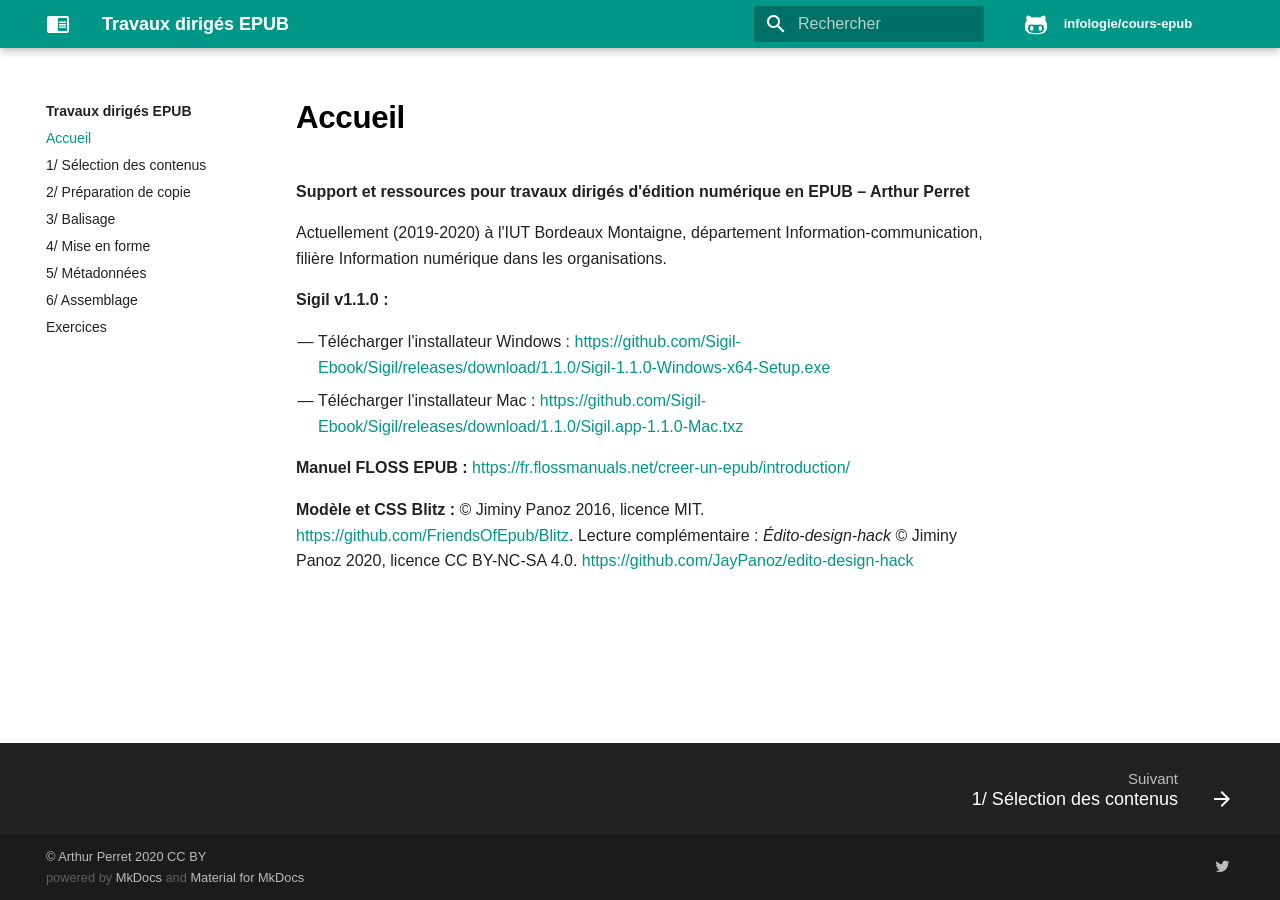
<file: index.html>
<!doctype html>
<html lang="fr" class="no-js">
  <head>
    
      <meta charset="utf-8">
      <meta name="viewport" content="width=device-width,initial-scale=1">
      <meta http-equiv="x-ua-compatible" content="ie=edge">
      
        <meta name="description" content="Ressources pédagogiques EPUB – Arthur Perret 2020">
      
      
        <link rel="canonical" href="https://infologie.github.io/cours-epub/">
      
      
        <meta name="author" content="Arthur Perret">
      
      
        <meta name="lang:clipboard.copy" content="Copier dans le presse-papier">
      
        <meta name="lang:clipboard.copied" content="Copié dans le presse-papier">
      
        <meta name="lang:search.language" content="fr">
      
        <meta name="lang:search.pipeline.stopwords" content="True">
      
        <meta name="lang:search.pipeline.trimmer" content="True">
      
        <meta name="lang:search.result.none" content="Aucun document trouvé">
      
        <meta name="lang:search.result.one" content="1 document trouvé">
      
        <meta name="lang:search.result.other" content="# documents trouvés">
      
        <meta name="lang:search.tokenizer" content="[\s\-]+">
      
      <link rel="shortcut icon" href="assets/images/favicon.png">
      <meta name="generator" content="mkdocs-1.1, mkdocs-material-4.6.3">
    
    
      
        <title>Travaux dirigés EPUB</title>
      
    
    
      <link rel="stylesheet" href="assets/stylesheets/application.adb8469c.css">
      
        <link rel="stylesheet" href="assets/stylesheets/application-palette.a8b3c06d.css">
      
      
        
        
        <meta name="theme-color" content="#009688">
      
    
    
      <script src="assets/javascripts/modernizr.86422ebf.js"></script>
    
    
      
    
    <link rel="stylesheet" href="assets/fonts/material-icons.css">
    
    
      <link rel="stylesheet" href="css/custom.css">
    
    
      
    
    
  <meta name="twitter:card" content="summary_large_image">
  <meta name="twitter:site" content="@arthurperret">
  <meta name="twitter:creator" content="@arthurperret">
  
    <meta property="twitter:title" content="Travaux dirigés EPUB">
  
  <meta name="twitter:description" content="Ressources pédagogiques EPUB – Arthur Perret 2020">
  <meta name="twitter:image" content="https://infologie.github.io/md-pandoc-reveal/assets/images/infologie.png">
  <meta name="twitter:image:alt" content="Infologie sur Github">

  </head>
  
    
    
    <body dir="ltr" data-md-color-primary="teal" data-md-color-accent="green">
  
    <svg class="md-svg">
      <defs>
        
        
          <svg xmlns="http://www.w3.org/2000/svg" width="416" height="448" viewBox="0 0 416 448" id="__github"><path fill="currentColor" d="M160 304q0 10-3.125 20.5t-10.75 19T128 352t-18.125-8.5-10.75-19T96 304t3.125-20.5 10.75-19T128 256t18.125 8.5 10.75 19T160 304zm160 0q0 10-3.125 20.5t-10.75 19T288 352t-18.125-8.5-10.75-19T256 304t3.125-20.5 10.75-19T288 256t18.125 8.5 10.75 19T320 304zm40 0q0-30-17.25-51T296 232q-10.25 0-48.75 5.25Q229.5 240 208 240t-39.25-2.75Q130.75 232 120 232q-29.5 0-46.75 21T56 304q0 22 8 38.375t20.25 25.75 30.5 15 35 7.375 37.25 1.75h42q20.5 0 37.25-1.75t35-7.375 30.5-15 20.25-25.75T360 304zm56-44q0 51.75-15.25 82.75-9.5 19.25-26.375 33.25t-35.25 21.5-42.5 11.875-42.875 5.5T212 416q-19.5 0-35.5-.75t-36.875-3.125-38.125-7.5-34.25-12.875T37 371.5t-21.5-28.75Q0 312 0 260q0-59.25 34-99-6.75-20.5-6.75-42.5 0-29 12.75-54.5 27 0 47.5 9.875t47.25 30.875Q171.5 96 212 96q37 0 70 8 26.25-20.5 46.75-30.25T376 64q12.75 25.5 12.75 54.5 0 21.75-6.75 42 34 40 34 99.5z"/></svg>
        
      </defs>
    </svg>
    <input class="md-toggle" data-md-toggle="drawer" type="checkbox" id="__drawer" autocomplete="off">
    <input class="md-toggle" data-md-toggle="search" type="checkbox" id="__search" autocomplete="off">
    <label class="md-overlay" data-md-component="overlay" for="__drawer"></label>
    
    
      <header class="md-header" data-md-component="header">
  <nav class="md-header-nav md-grid">
    <div class="md-flex">
      <div class="md-flex__cell md-flex__cell--shrink">
        <a href="https://infologie.github.io/cours-epub/" title="Travaux dirigés EPUB" aria-label="Travaux dirigés EPUB" class="md-header-nav__button md-logo">
          
            <i class="md-icon">chrome_reader_mode</i>
          
        </a>
      </div>
      <div class="md-flex__cell md-flex__cell--shrink">
        <label class="md-icon md-icon--menu md-header-nav__button" for="__drawer"></label>
      </div>
      <div class="md-flex__cell md-flex__cell--stretch">
        <div class="md-flex__ellipsis md-header-nav__title" data-md-component="title">
          
            <span class="md-header-nav__topic">
              Travaux dirigés EPUB
            </span>
            <span class="md-header-nav__topic">
              
                Accueil
              
            </span>
          
        </div>
      </div>
      <div class="md-flex__cell md-flex__cell--shrink">
        
          <label class="md-icon md-icon--search md-header-nav__button" for="__search"></label>
          
<div class="md-search" data-md-component="search" role="dialog">
  <label class="md-search__overlay" for="__search"></label>
  <div class="md-search__inner" role="search">
    <form class="md-search__form" name="search">
      <input type="text" class="md-search__input" aria-label="search" name="query" placeholder="Rechercher" autocapitalize="off" autocorrect="off" autocomplete="off" spellcheck="false" data-md-component="query" data-md-state="active">
      <label class="md-icon md-search__icon" for="__search"></label>
      <button type="reset" class="md-icon md-search__icon" data-md-component="reset" tabindex="-1">
        &#xE5CD;
      </button>
    </form>
    <div class="md-search__output">
      <div class="md-search__scrollwrap" data-md-scrollfix>
        <div class="md-search-result" data-md-component="result">
          <div class="md-search-result__meta">
            Taper pour démarrer la recherche
          </div>
          <ol class="md-search-result__list"></ol>
        </div>
      </div>
    </div>
  </div>
</div>
        
      </div>
      
        <div class="md-flex__cell md-flex__cell--shrink">
          <div class="md-header-nav__source">
            


  

<a href="https://github.com/infologie/cours-epub" title="Aller au dépôt" class="md-source" data-md-source="github">
  
    <div class="md-source__icon">
      <svg viewBox="0 0 24 24" width="24" height="24">
        <use xlink:href="#__github" width="24" height="24"></use>
      </svg>
    </div>
  
  <div class="md-source__repository">
    infologie/cours-epub
  </div>
</a>
          </div>
        </div>
      
    </div>
  </nav>
</header>
    
    <div class="md-container">
      
        
      
      
      <main class="md-main" role="main">
        <div class="md-main__inner md-grid" data-md-component="container">
          
            
              <div class="md-sidebar md-sidebar--primary" data-md-component="navigation">
                <div class="md-sidebar__scrollwrap">
                  <div class="md-sidebar__inner">
                    <nav class="md-nav md-nav--primary" data-md-level="0">
  <label class="md-nav__title md-nav__title--site" for="__drawer">
    <a href="https://infologie.github.io/cours-epub/" title="Travaux dirigés EPUB" class="md-nav__button md-logo">
      
        <i class="md-icon">chrome_reader_mode</i>
      
    </a>
    Travaux dirigés EPUB
  </label>
  
    <div class="md-nav__source">
      


  

<a href="https://github.com/infologie/cours-epub" title="Aller au dépôt" class="md-source" data-md-source="github">
  
    <div class="md-source__icon">
      <svg viewBox="0 0 24 24" width="24" height="24">
        <use xlink:href="#__github" width="24" height="24"></use>
      </svg>
    </div>
  
  <div class="md-source__repository">
    infologie/cours-epub
  </div>
</a>
    </div>
  
  <ul class="md-nav__list" data-md-scrollfix>
    
      
      
      

  


  <li class="md-nav__item md-nav__item--active">
    
    <input class="md-toggle md-nav__toggle" data-md-toggle="toc" type="checkbox" id="__toc">
    
    
    <a href="." title="Accueil" class="md-nav__link md-nav__link--active">
      Accueil
    </a>
    
  </li>

    
      
      
      


  <li class="md-nav__item">
    <a href="1Selection/" title="1/ Sélection des contenus" class="md-nav__link">
      1/ Sélection des contenus
    </a>
  </li>

    
      
      
      


  <li class="md-nav__item">
    <a href="2PreparationDeCopie/" title="2/ Préparation de copie" class="md-nav__link">
      2/ Préparation de copie
    </a>
  </li>

    
      
      
      


  <li class="md-nav__item">
    <a href="3Balisage/" title="3/ Balisage" class="md-nav__link">
      3/ Balisage
    </a>
  </li>

    
      
      
      


  <li class="md-nav__item">
    <a href="4MiseEnForme/" title="4/ Mise en forme" class="md-nav__link">
      4/ Mise en forme
    </a>
  </li>

    
      
      
      


  <li class="md-nav__item">
    <a href="5Metadonnees/" title="5/ Métadonnées" class="md-nav__link">
      5/ Métadonnées
    </a>
  </li>

    
      
      
      


  <li class="md-nav__item">
    <a href="6Assemblage/" title="6/ Assemblage" class="md-nav__link">
      6/ Assemblage
    </a>
  </li>

    
      
      
      


  <li class="md-nav__item">
    <a href="Exercices/" title="Exercices" class="md-nav__link">
      Exercices
    </a>
  </li>

    
  </ul>
</nav>
                  </div>
                </div>
              </div>
            
            
          
          <div class="md-content">
            <article class="md-content__inner md-typeset">
              
                
                
                  <h1>Accueil</h1>
                
                <p><strong>Support et ressources pour travaux dirigés d'édition numérique en EPUB – Arthur Perret</strong></p>
<p>Actuellement (2019-2020) à l'IUT Bordeaux Montaigne, département Information-communication, filière Information numérique dans les organisations.</p>
<p><strong>Sigil v1.1.0 :</strong></p>
<ul>
<li>Télécharger l'installateur Windows : <a href="https://github.com/Sigil-Ebook/Sigil/releases/download/1.1.0/Sigil-1.1.0-Windows-x64-Setup.exe">https://github.com/Sigil-Ebook/Sigil/releases/download/1.1.0/Sigil-1.1.0-Windows-x64-Setup.exe</a></li>
<li>Télécharger l'installateur Mac : <a href="https://github.com/Sigil-Ebook/Sigil/releases/download/1.1.0/Sigil.app-1.1.0-Mac.txz">https://github.com/Sigil-Ebook/Sigil/releases/download/1.1.0/Sigil.app-1.1.0-Mac.txz</a></li>
</ul>
<p><strong>Manuel FLOSS EPUB :</strong> <a href="https://fr.flossmanuals.net/creer-un-epub/introduction/">https://fr.flossmanuals.net/creer-un-epub/introduction/</a></p>
<p><strong>Modèle et CSS Blitz :</strong> © Jiminy Panoz 2016, licence MIT. <a href="https://github.com/FriendsOfEpub/Blitz">https://github.com/FriendsOfEpub/Blitz</a>. Lecture complémentaire : <em>Édito-design-hack</em> © Jiminy Panoz 2020, licence CC BY-NC-SA 4.0. <a href="https://github.com/JayPanoz/edito-design-hack">https://github.com/JayPanoz/edito-design-hack</a></p>
                
                  
                
                
              
              
                


              
            </article>
          </div>
        </div>
      </main>
      
        
<footer class="md-footer">
  
    <div class="md-footer-nav">
      <nav class="md-footer-nav__inner md-grid">
        
        
          <a href="1Selection/" title="1/ Sélection des contenus" class="md-flex md-footer-nav__link md-footer-nav__link--next" rel="next">
            <div class="md-flex__cell md-flex__cell--stretch md-footer-nav__title">
              <span class="md-flex__ellipsis">
                <span class="md-footer-nav__direction">
                  Suivant
                </span>
                1/ Sélection des contenus
              </span>
            </div>
            <div class="md-flex__cell md-flex__cell--shrink">
              <i class="md-icon md-icon--arrow-forward md-footer-nav__button"></i>
            </div>
          </a>
        
      </nav>
    </div>
  
  <div class="md-footer-meta md-typeset">
    <div class="md-footer-meta__inner md-grid">
      <div class="md-footer-copyright">
        
          <div class="md-footer-copyright__highlight">
            © Arthur Perret 2020 CC BY
          </div>
        
        powered by
        <a href="https://www.mkdocs.org" target="_blank" rel="noopener">MkDocs</a>
        and
        <a href="https://squidfunk.github.io/mkdocs-material/" target="_blank" rel="noopener">
          Material for MkDocs</a>
      </div>
      
  <div class="md-footer-social">
    <link rel="stylesheet" href="assets/fonts/font-awesome.css">
    
      <a href="https://twitter.com/arthurperret" target="_blank" rel="noopener" title="twitter" class="md-footer-social__link fa fa-twitter"></a>
    
  </div>

    </div>
  </div>
</footer>
      
    </div>
    
      <script src="assets/javascripts/application.c33a9706.js"></script>
      
        
        
          
          <script src="assets/javascripts/lunr/lunr.stemmer.support.js"></script>
          
            
              
              
                <script src="assets/javascripts/lunr/lunr.fr.js"></script>
              
            
          
          
        
      
      <script>app.initialize({version:"1.1",url:{base:"."}})</script>
      
    
  </body>
</html>
</file>
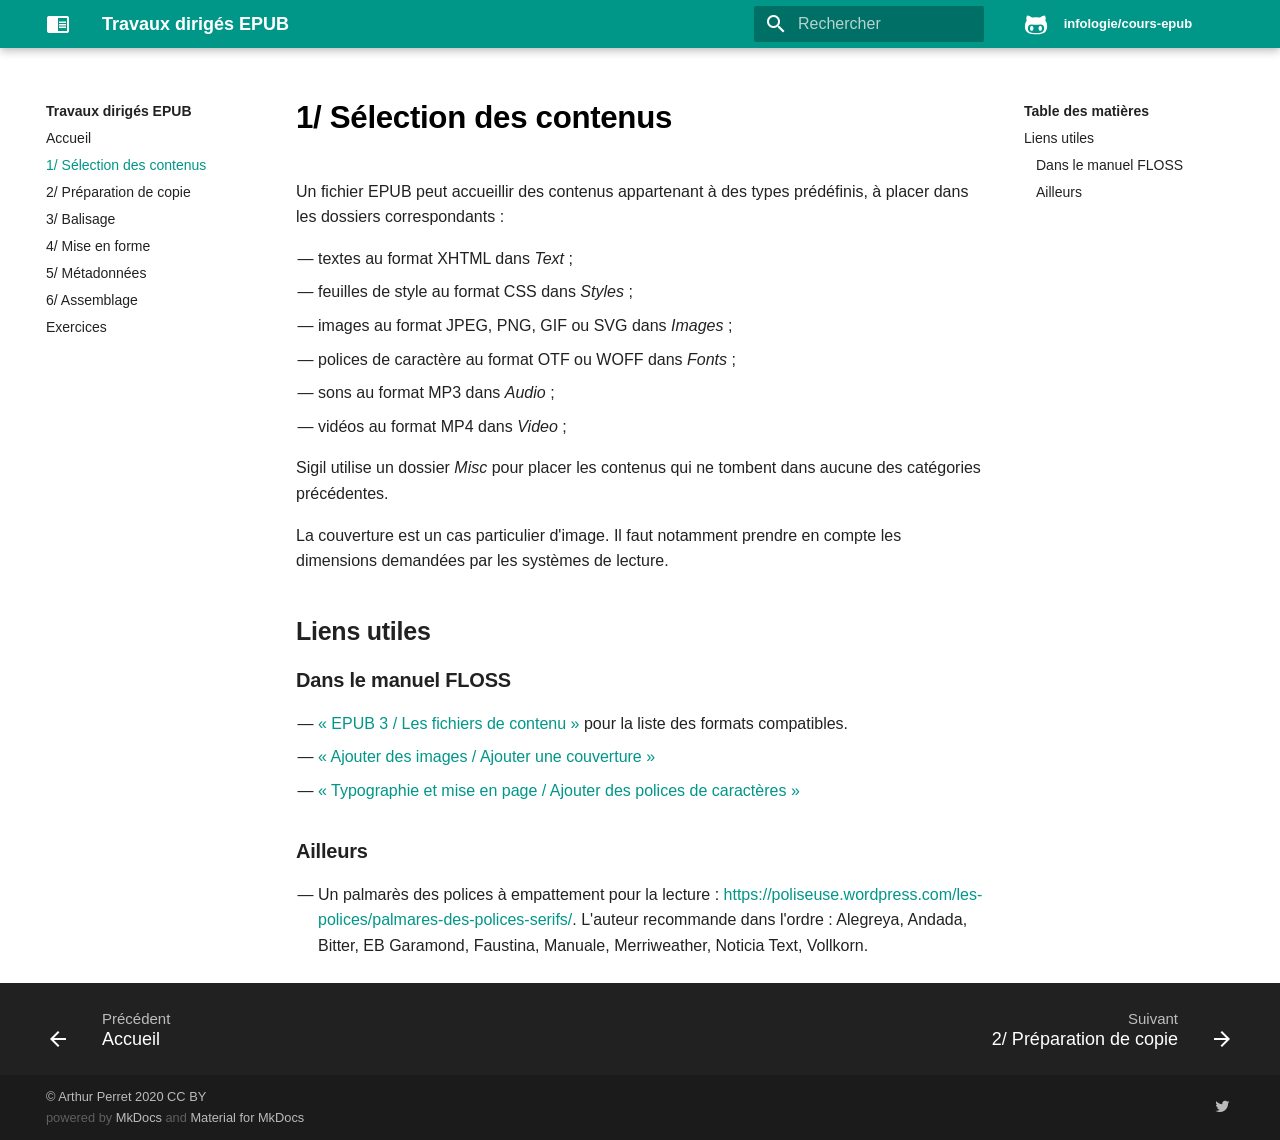
<file: 1Selection/index.html>
<!doctype html>
<html lang="fr" class="no-js">
  <head>
    
      <meta charset="utf-8">
      <meta name="viewport" content="width=device-width,initial-scale=1">
      <meta http-equiv="x-ua-compatible" content="ie=edge">
      
        <meta name="description" content="Ressources pédagogiques EPUB – Arthur Perret 2020">
      
      
        <link rel="canonical" href="https://infologie.github.io/cours-epub/1Selection/">
      
      
        <meta name="author" content="Arthur Perret">
      
      
        <meta name="lang:clipboard.copy" content="Copier dans le presse-papier">
      
        <meta name="lang:clipboard.copied" content="Copié dans le presse-papier">
      
        <meta name="lang:search.language" content="fr">
      
        <meta name="lang:search.pipeline.stopwords" content="True">
      
        <meta name="lang:search.pipeline.trimmer" content="True">
      
        <meta name="lang:search.result.none" content="Aucun document trouvé">
      
        <meta name="lang:search.result.one" content="1 document trouvé">
      
        <meta name="lang:search.result.other" content="# documents trouvés">
      
        <meta name="lang:search.tokenizer" content="[\s\-]+">
      
      <link rel="shortcut icon" href="../assets/images/favicon.png">
      <meta name="generator" content="mkdocs-1.1, mkdocs-material-4.6.3">
    
    
      
        <title>1/ Sélection des contenus - Travaux dirigés EPUB</title>
      
    
    
      <link rel="stylesheet" href="../assets/stylesheets/application.adb8469c.css">
      
        <link rel="stylesheet" href="../assets/stylesheets/application-palette.a8b3c06d.css">
      
      
        
        
        <meta name="theme-color" content="#009688">
      
    
    
      <script src="../assets/javascripts/modernizr.86422ebf.js"></script>
    
    
      
    
    <link rel="stylesheet" href="../assets/fonts/material-icons.css">
    
    
      <link rel="stylesheet" href="../css/custom.css">
    
    
      
    
    
  <meta name="twitter:card" content="summary_large_image">
  <meta name="twitter:site" content="@arthurperret">
  <meta name="twitter:creator" content="@arthurperret">
  
    <meta property="twitter:title" content="1/ Sélection des contenus - Travaux dirigés EPUB">
  
  <meta name="twitter:description" content="Ressources pédagogiques EPUB – Arthur Perret 2020">
  <meta name="twitter:image" content="https://infologie.github.io/md-pandoc-reveal/assets/images/infologie.png">
  <meta name="twitter:image:alt" content="Infologie sur Github">

  </head>
  
    
    
    <body dir="ltr" data-md-color-primary="teal" data-md-color-accent="green">
  
    <svg class="md-svg">
      <defs>
        
        
          <svg xmlns="http://www.w3.org/2000/svg" width="416" height="448" viewBox="0 0 416 448" id="__github"><path fill="currentColor" d="M160 304q0 10-3.125 20.5t-10.75 19T128 352t-18.125-8.5-10.75-19T96 304t3.125-20.5 10.75-19T128 256t18.125 8.5 10.75 19T160 304zm160 0q0 10-3.125 20.5t-10.75 19T288 352t-18.125-8.5-10.75-19T256 304t3.125-20.5 10.75-19T288 256t18.125 8.5 10.75 19T320 304zm40 0q0-30-17.25-51T296 232q-10.25 0-48.75 5.25Q229.5 240 208 240t-39.25-2.75Q130.75 232 120 232q-29.5 0-46.75 21T56 304q0 22 8 38.375t20.25 25.75 30.5 15 35 7.375 37.25 1.75h42q20.5 0 37.25-1.75t35-7.375 30.5-15 20.25-25.75T360 304zm56-44q0 51.75-15.25 82.75-9.5 19.25-26.375 33.25t-35.25 21.5-42.5 11.875-42.875 5.5T212 416q-19.5 0-35.5-.75t-36.875-3.125-38.125-7.5-34.25-12.875T37 371.5t-21.5-28.75Q0 312 0 260q0-59.25 34-99-6.75-20.5-6.75-42.5 0-29 12.75-54.5 27 0 47.5 9.875t47.25 30.875Q171.5 96 212 96q37 0 70 8 26.25-20.5 46.75-30.25T376 64q12.75 25.5 12.75 54.5 0 21.75-6.75 42 34 40 34 99.5z"/></svg>
        
      </defs>
    </svg>
    <input class="md-toggle" data-md-toggle="drawer" type="checkbox" id="__drawer" autocomplete="off">
    <input class="md-toggle" data-md-toggle="search" type="checkbox" id="__search" autocomplete="off">
    <label class="md-overlay" data-md-component="overlay" for="__drawer"></label>
    
      <a href="#liens-utiles" tabindex="0" class="md-skip">
        Skip to content
      </a>
    
    
      <header class="md-header" data-md-component="header">
  <nav class="md-header-nav md-grid">
    <div class="md-flex">
      <div class="md-flex__cell md-flex__cell--shrink">
        <a href="https://infologie.github.io/cours-epub/" title="Travaux dirigés EPUB" aria-label="Travaux dirigés EPUB" class="md-header-nav__button md-logo">
          
            <i class="md-icon">chrome_reader_mode</i>
          
        </a>
      </div>
      <div class="md-flex__cell md-flex__cell--shrink">
        <label class="md-icon md-icon--menu md-header-nav__button" for="__drawer"></label>
      </div>
      <div class="md-flex__cell md-flex__cell--stretch">
        <div class="md-flex__ellipsis md-header-nav__title" data-md-component="title">
          
            <span class="md-header-nav__topic">
              Travaux dirigés EPUB
            </span>
            <span class="md-header-nav__topic">
              
                1/ Sélection des contenus
              
            </span>
          
        </div>
      </div>
      <div class="md-flex__cell md-flex__cell--shrink">
        
          <label class="md-icon md-icon--search md-header-nav__button" for="__search"></label>
          
<div class="md-search" data-md-component="search" role="dialog">
  <label class="md-search__overlay" for="__search"></label>
  <div class="md-search__inner" role="search">
    <form class="md-search__form" name="search">
      <input type="text" class="md-search__input" aria-label="search" name="query" placeholder="Rechercher" autocapitalize="off" autocorrect="off" autocomplete="off" spellcheck="false" data-md-component="query" data-md-state="active">
      <label class="md-icon md-search__icon" for="__search"></label>
      <button type="reset" class="md-icon md-search__icon" data-md-component="reset" tabindex="-1">
        &#xE5CD;
      </button>
    </form>
    <div class="md-search__output">
      <div class="md-search__scrollwrap" data-md-scrollfix>
        <div class="md-search-result" data-md-component="result">
          <div class="md-search-result__meta">
            Taper pour démarrer la recherche
          </div>
          <ol class="md-search-result__list"></ol>
        </div>
      </div>
    </div>
  </div>
</div>
        
      </div>
      
        <div class="md-flex__cell md-flex__cell--shrink">
          <div class="md-header-nav__source">
            


  

<a href="https://github.com/infologie/cours-epub" title="Aller au dépôt" class="md-source" data-md-source="github">
  
    <div class="md-source__icon">
      <svg viewBox="0 0 24 24" width="24" height="24">
        <use xlink:href="#__github" width="24" height="24"></use>
      </svg>
    </div>
  
  <div class="md-source__repository">
    infologie/cours-epub
  </div>
</a>
          </div>
        </div>
      
    </div>
  </nav>
</header>
    
    <div class="md-container">
      
        
      
      
      <main class="md-main" role="main">
        <div class="md-main__inner md-grid" data-md-component="container">
          
            
              <div class="md-sidebar md-sidebar--primary" data-md-component="navigation">
                <div class="md-sidebar__scrollwrap">
                  <div class="md-sidebar__inner">
                    <nav class="md-nav md-nav--primary" data-md-level="0">
  <label class="md-nav__title md-nav__title--site" for="__drawer">
    <a href="https://infologie.github.io/cours-epub/" title="Travaux dirigés EPUB" class="md-nav__button md-logo">
      
        <i class="md-icon">chrome_reader_mode</i>
      
    </a>
    Travaux dirigés EPUB
  </label>
  
    <div class="md-nav__source">
      


  

<a href="https://github.com/infologie/cours-epub" title="Aller au dépôt" class="md-source" data-md-source="github">
  
    <div class="md-source__icon">
      <svg viewBox="0 0 24 24" width="24" height="24">
        <use xlink:href="#__github" width="24" height="24"></use>
      </svg>
    </div>
  
  <div class="md-source__repository">
    infologie/cours-epub
  </div>
</a>
    </div>
  
  <ul class="md-nav__list" data-md-scrollfix>
    
      
      
      


  <li class="md-nav__item">
    <a href=".." title="Accueil" class="md-nav__link">
      Accueil
    </a>
  </li>

    
      
      
      

  


  <li class="md-nav__item md-nav__item--active">
    
    <input class="md-toggle md-nav__toggle" data-md-toggle="toc" type="checkbox" id="__toc">
    
    
      <label class="md-nav__link md-nav__link--active" for="__toc">
        1/ Sélection des contenus
      </label>
    
    <a href="./" title="1/ Sélection des contenus" class="md-nav__link md-nav__link--active">
      1/ Sélection des contenus
    </a>
    
      
<nav class="md-nav md-nav--secondary">
  
  
  
    <label class="md-nav__title" for="__toc">Table des matières</label>
    <ul class="md-nav__list" data-md-scrollfix>
      
        <li class="md-nav__item">
  <a href="#liens-utiles" class="md-nav__link">
    Liens utiles
  </a>
  
    <nav class="md-nav">
      <ul class="md-nav__list">
        
          <li class="md-nav__item">
  <a href="#dans-le-manuel-floss" class="md-nav__link">
    Dans le manuel FLOSS
  </a>
  
</li>
        
          <li class="md-nav__item">
  <a href="#ailleurs" class="md-nav__link">
    Ailleurs
  </a>
  
</li>
        
      </ul>
    </nav>
  
</li>
      
      
      
      
      
    </ul>
  
</nav>
    
  </li>

    
      
      
      


  <li class="md-nav__item">
    <a href="../2PreparationDeCopie/" title="2/ Préparation de copie" class="md-nav__link">
      2/ Préparation de copie
    </a>
  </li>

    
      
      
      


  <li class="md-nav__item">
    <a href="../3Balisage/" title="3/ Balisage" class="md-nav__link">
      3/ Balisage
    </a>
  </li>

    
      
      
      


  <li class="md-nav__item">
    <a href="../4MiseEnForme/" title="4/ Mise en forme" class="md-nav__link">
      4/ Mise en forme
    </a>
  </li>

    
      
      
      


  <li class="md-nav__item">
    <a href="../5Metadonnees/" title="5/ Métadonnées" class="md-nav__link">
      5/ Métadonnées
    </a>
  </li>

    
      
      
      


  <li class="md-nav__item">
    <a href="../6Assemblage/" title="6/ Assemblage" class="md-nav__link">
      6/ Assemblage
    </a>
  </li>

    
      
      
      


  <li class="md-nav__item">
    <a href="../Exercices/" title="Exercices" class="md-nav__link">
      Exercices
    </a>
  </li>

    
  </ul>
</nav>
                  </div>
                </div>
              </div>
            
            
              <div class="md-sidebar md-sidebar--secondary" data-md-component="toc">
                <div class="md-sidebar__scrollwrap">
                  <div class="md-sidebar__inner">
                    
<nav class="md-nav md-nav--secondary">
  
  
  
    <label class="md-nav__title" for="__toc">Table des matières</label>
    <ul class="md-nav__list" data-md-scrollfix>
      
        <li class="md-nav__item">
  <a href="#liens-utiles" class="md-nav__link">
    Liens utiles
  </a>
  
    <nav class="md-nav">
      <ul class="md-nav__list">
        
          <li class="md-nav__item">
  <a href="#dans-le-manuel-floss" class="md-nav__link">
    Dans le manuel FLOSS
  </a>
  
</li>
        
          <li class="md-nav__item">
  <a href="#ailleurs" class="md-nav__link">
    Ailleurs
  </a>
  
</li>
        
      </ul>
    </nav>
  
</li>
      
      
      
      
      
    </ul>
  
</nav>
                  </div>
                </div>
              </div>
            
          
          <div class="md-content">
            <article class="md-content__inner md-typeset">
              
                
                
                  <h1>1/ Sélection des contenus</h1>
                
                <p>Un fichier EPUB peut accueillir des contenus appartenant à des types prédéfinis, à placer dans les dossiers correspondants :</p>
<ul>
<li>textes au format XHTML dans <em>Text</em> ;</li>
<li>feuilles de style au format CSS dans <em>Styles</em> ;</li>
<li>images au format JPEG, PNG, GIF ou SVG dans <em>Images</em> ;</li>
<li>polices de caractère au format OTF ou WOFF dans <em>Fonts</em> ;</li>
<li>sons au format MP3 dans <em>Audio</em> ;</li>
<li>vidéos au format MP4 dans <em>Video</em> ;</li>
</ul>
<p>Sigil utilise un dossier <em>Misc</em> pour placer les contenus qui ne tombent dans aucune des catégories précédentes.</p>
<p>La couverture est un cas particulier d'image. Il faut notamment prendre en compte les dimensions demandées par les systèmes de lecture.</p>
<h2 id="liens-utiles">Liens utiles</h2>
<h3 id="dans-le-manuel-floss">Dans le manuel FLOSS</h3>
<ul>
<li><a href="https://fr.flossmanuals.net/creer-un-epub/epub-3/">« EPUB 3 / Les fichiers de contenu »</a> pour la liste des formats compatibles.</li>
<li><a href="https://fr.flossmanuals.net/creer-un-epub/ajouter-des-images/">« Ajouter des images / Ajouter une couverture »</a></li>
<li><a href="https://fr.flossmanuals.net/creer-un-epub/ajouter-des-fontes/">« Typographie et mise en page / Ajouter des polices de caractères »</a></li>
</ul>
<h3 id="ailleurs">Ailleurs</h3>
<ul>
<li>Un palmarès des polices à empattement pour la lecture : <a href="https://poliseuse.wordpress.com/les-polices/palmares-des-polices-serifs/">https://poliseuse.wordpress.com/les-polices/palmares-des-polices-serifs/</a>. L'auteur recommande dans l'ordre : Alegreya, Andada, Bitter, EB Garamond, Faustina, Manuale, Merriweather, Noticia Text, Vollkorn.</li>
</ul>
                
                  
                
                
              
              
                


              
            </article>
          </div>
        </div>
      </main>
      
        
<footer class="md-footer">
  
    <div class="md-footer-nav">
      <nav class="md-footer-nav__inner md-grid">
        
          <a href=".." title="Accueil" class="md-flex md-footer-nav__link md-footer-nav__link--prev" rel="prev">
            <div class="md-flex__cell md-flex__cell--shrink">
              <i class="md-icon md-icon--arrow-back md-footer-nav__button"></i>
            </div>
            <div class="md-flex__cell md-flex__cell--stretch md-footer-nav__title">
              <span class="md-flex__ellipsis">
                <span class="md-footer-nav__direction">
                  Précédent
                </span>
                Accueil
              </span>
            </div>
          </a>
        
        
          <a href="../2PreparationDeCopie/" title="2/ Préparation de copie" class="md-flex md-footer-nav__link md-footer-nav__link--next" rel="next">
            <div class="md-flex__cell md-flex__cell--stretch md-footer-nav__title">
              <span class="md-flex__ellipsis">
                <span class="md-footer-nav__direction">
                  Suivant
                </span>
                2/ Préparation de copie
              </span>
            </div>
            <div class="md-flex__cell md-flex__cell--shrink">
              <i class="md-icon md-icon--arrow-forward md-footer-nav__button"></i>
            </div>
          </a>
        
      </nav>
    </div>
  
  <div class="md-footer-meta md-typeset">
    <div class="md-footer-meta__inner md-grid">
      <div class="md-footer-copyright">
        
          <div class="md-footer-copyright__highlight">
            © Arthur Perret 2020 CC BY
          </div>
        
        powered by
        <a href="https://www.mkdocs.org" target="_blank" rel="noopener">MkDocs</a>
        and
        <a href="https://squidfunk.github.io/mkdocs-material/" target="_blank" rel="noopener">
          Material for MkDocs</a>
      </div>
      
  <div class="md-footer-social">
    <link rel="stylesheet" href="../assets/fonts/font-awesome.css">
    
      <a href="https://twitter.com/arthurperret" target="_blank" rel="noopener" title="twitter" class="md-footer-social__link fa fa-twitter"></a>
    
  </div>

    </div>
  </div>
</footer>
      
    </div>
    
      <script src="../assets/javascripts/application.c33a9706.js"></script>
      
        
        
          
          <script src="../assets/javascripts/lunr/lunr.stemmer.support.js"></script>
          
            
              
              
                <script src="../assets/javascripts/lunr/lunr.fr.js"></script>
              
            
          
          
        
      
      <script>app.initialize({version:"1.1",url:{base:".."}})</script>
      
    
  </body>
</html>
</file>
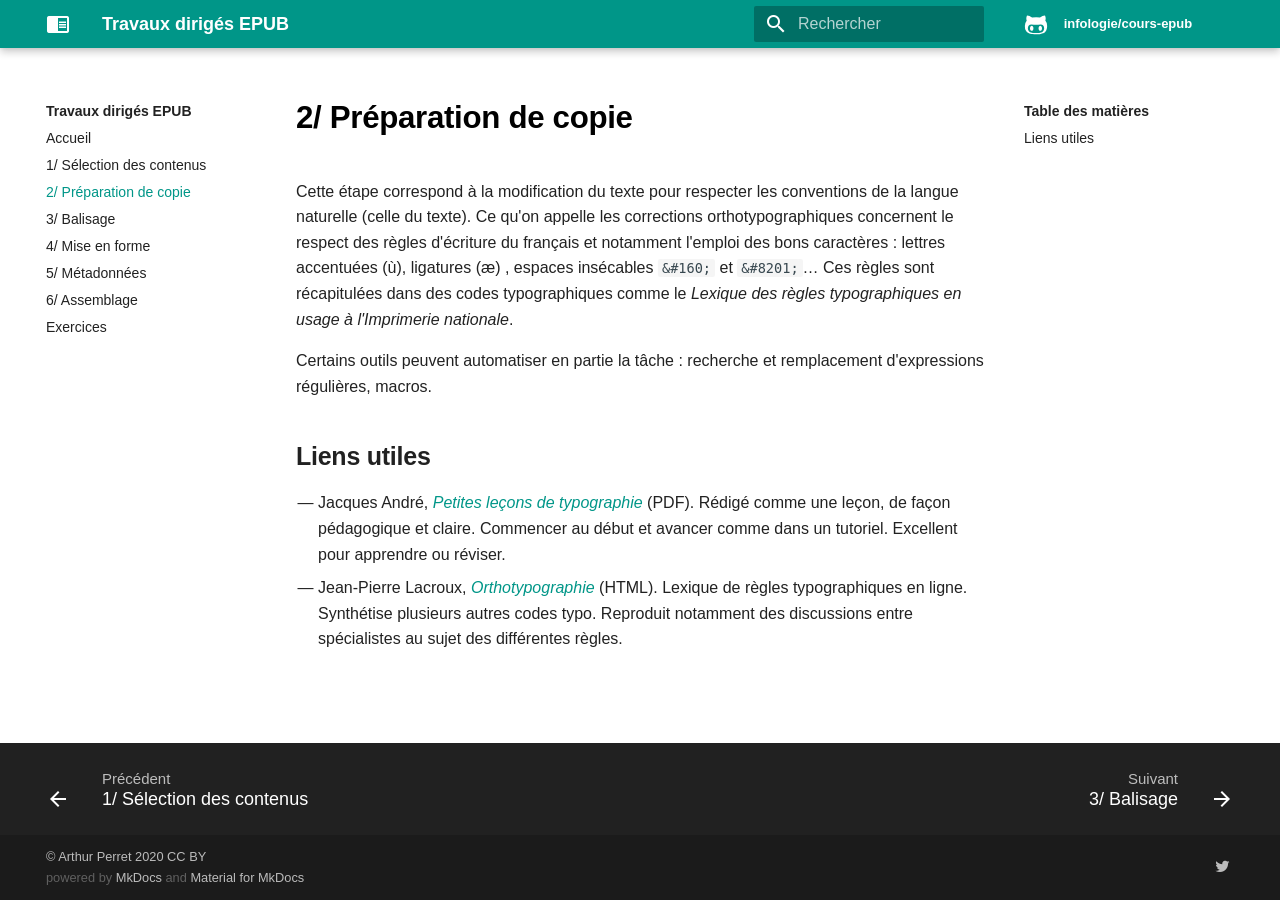
<file: 2PreparationDeCopie/index.html>
<!doctype html>
<html lang="fr" class="no-js">
  <head>
    
      <meta charset="utf-8">
      <meta name="viewport" content="width=device-width,initial-scale=1">
      <meta http-equiv="x-ua-compatible" content="ie=edge">
      
        <meta name="description" content="Ressources pédagogiques EPUB – Arthur Perret 2020">
      
      
        <link rel="canonical" href="https://infologie.github.io/cours-epub/2PreparationDeCopie/">
      
      
        <meta name="author" content="Arthur Perret">
      
      
        <meta name="lang:clipboard.copy" content="Copier dans le presse-papier">
      
        <meta name="lang:clipboard.copied" content="Copié dans le presse-papier">
      
        <meta name="lang:search.language" content="fr">
      
        <meta name="lang:search.pipeline.stopwords" content="True">
      
        <meta name="lang:search.pipeline.trimmer" content="True">
      
        <meta name="lang:search.result.none" content="Aucun document trouvé">
      
        <meta name="lang:search.result.one" content="1 document trouvé">
      
        <meta name="lang:search.result.other" content="# documents trouvés">
      
        <meta name="lang:search.tokenizer" content="[\s\-]+">
      
      <link rel="shortcut icon" href="../assets/images/favicon.png">
      <meta name="generator" content="mkdocs-1.1, mkdocs-material-4.6.3">
    
    
      
        <title>2/ Préparation de copie - Travaux dirigés EPUB</title>
      
    
    
      <link rel="stylesheet" href="../assets/stylesheets/application.adb8469c.css">
      
        <link rel="stylesheet" href="../assets/stylesheets/application-palette.a8b3c06d.css">
      
      
        
        
        <meta name="theme-color" content="#009688">
      
    
    
      <script src="../assets/javascripts/modernizr.86422ebf.js"></script>
    
    
      
    
    <link rel="stylesheet" href="../assets/fonts/material-icons.css">
    
    
      <link rel="stylesheet" href="../css/custom.css">
    
    
      
    
    
  <meta name="twitter:card" content="summary_large_image">
  <meta name="twitter:site" content="@arthurperret">
  <meta name="twitter:creator" content="@arthurperret">
  
    <meta property="twitter:title" content="2/ Préparation de copie - Travaux dirigés EPUB">
  
  <meta name="twitter:description" content="Ressources pédagogiques EPUB – Arthur Perret 2020">
  <meta name="twitter:image" content="https://infologie.github.io/md-pandoc-reveal/assets/images/infologie.png">
  <meta name="twitter:image:alt" content="Infologie sur Github">

  </head>
  
    
    
    <body dir="ltr" data-md-color-primary="teal" data-md-color-accent="green">
  
    <svg class="md-svg">
      <defs>
        
        
          <svg xmlns="http://www.w3.org/2000/svg" width="416" height="448" viewBox="0 0 416 448" id="__github"><path fill="currentColor" d="M160 304q0 10-3.125 20.5t-10.75 19T128 352t-18.125-8.5-10.75-19T96 304t3.125-20.5 10.75-19T128 256t18.125 8.5 10.75 19T160 304zm160 0q0 10-3.125 20.5t-10.75 19T288 352t-18.125-8.5-10.75-19T256 304t3.125-20.5 10.75-19T288 256t18.125 8.5 10.75 19T320 304zm40 0q0-30-17.25-51T296 232q-10.25 0-48.75 5.25Q229.5 240 208 240t-39.25-2.75Q130.75 232 120 232q-29.5 0-46.75 21T56 304q0 22 8 38.375t20.25 25.75 30.5 15 35 7.375 37.25 1.75h42q20.5 0 37.25-1.75t35-7.375 30.5-15 20.25-25.75T360 304zm56-44q0 51.75-15.25 82.75-9.5 19.25-26.375 33.25t-35.25 21.5-42.5 11.875-42.875 5.5T212 416q-19.5 0-35.5-.75t-36.875-3.125-38.125-7.5-34.25-12.875T37 371.5t-21.5-28.75Q0 312 0 260q0-59.25 34-99-6.75-20.5-6.75-42.5 0-29 12.75-54.5 27 0 47.5 9.875t47.25 30.875Q171.5 96 212 96q37 0 70 8 26.25-20.5 46.75-30.25T376 64q12.75 25.5 12.75 54.5 0 21.75-6.75 42 34 40 34 99.5z"/></svg>
        
      </defs>
    </svg>
    <input class="md-toggle" data-md-toggle="drawer" type="checkbox" id="__drawer" autocomplete="off">
    <input class="md-toggle" data-md-toggle="search" type="checkbox" id="__search" autocomplete="off">
    <label class="md-overlay" data-md-component="overlay" for="__drawer"></label>
    
      <a href="#liens-utiles" tabindex="0" class="md-skip">
        Skip to content
      </a>
    
    
      <header class="md-header" data-md-component="header">
  <nav class="md-header-nav md-grid">
    <div class="md-flex">
      <div class="md-flex__cell md-flex__cell--shrink">
        <a href="https://infologie.github.io/cours-epub/" title="Travaux dirigés EPUB" aria-label="Travaux dirigés EPUB" class="md-header-nav__button md-logo">
          
            <i class="md-icon">chrome_reader_mode</i>
          
        </a>
      </div>
      <div class="md-flex__cell md-flex__cell--shrink">
        <label class="md-icon md-icon--menu md-header-nav__button" for="__drawer"></label>
      </div>
      <div class="md-flex__cell md-flex__cell--stretch">
        <div class="md-flex__ellipsis md-header-nav__title" data-md-component="title">
          
            <span class="md-header-nav__topic">
              Travaux dirigés EPUB
            </span>
            <span class="md-header-nav__topic">
              
                2/ Préparation de copie
              
            </span>
          
        </div>
      </div>
      <div class="md-flex__cell md-flex__cell--shrink">
        
          <label class="md-icon md-icon--search md-header-nav__button" for="__search"></label>
          
<div class="md-search" data-md-component="search" role="dialog">
  <label class="md-search__overlay" for="__search"></label>
  <div class="md-search__inner" role="search">
    <form class="md-search__form" name="search">
      <input type="text" class="md-search__input" aria-label="search" name="query" placeholder="Rechercher" autocapitalize="off" autocorrect="off" autocomplete="off" spellcheck="false" data-md-component="query" data-md-state="active">
      <label class="md-icon md-search__icon" for="__search"></label>
      <button type="reset" class="md-icon md-search__icon" data-md-component="reset" tabindex="-1">
        &#xE5CD;
      </button>
    </form>
    <div class="md-search__output">
      <div class="md-search__scrollwrap" data-md-scrollfix>
        <div class="md-search-result" data-md-component="result">
          <div class="md-search-result__meta">
            Taper pour démarrer la recherche
          </div>
          <ol class="md-search-result__list"></ol>
        </div>
      </div>
    </div>
  </div>
</div>
        
      </div>
      
        <div class="md-flex__cell md-flex__cell--shrink">
          <div class="md-header-nav__source">
            


  

<a href="https://github.com/infologie/cours-epub" title="Aller au dépôt" class="md-source" data-md-source="github">
  
    <div class="md-source__icon">
      <svg viewBox="0 0 24 24" width="24" height="24">
        <use xlink:href="#__github" width="24" height="24"></use>
      </svg>
    </div>
  
  <div class="md-source__repository">
    infologie/cours-epub
  </div>
</a>
          </div>
        </div>
      
    </div>
  </nav>
</header>
    
    <div class="md-container">
      
        
      
      
      <main class="md-main" role="main">
        <div class="md-main__inner md-grid" data-md-component="container">
          
            
              <div class="md-sidebar md-sidebar--primary" data-md-component="navigation">
                <div class="md-sidebar__scrollwrap">
                  <div class="md-sidebar__inner">
                    <nav class="md-nav md-nav--primary" data-md-level="0">
  <label class="md-nav__title md-nav__title--site" for="__drawer">
    <a href="https://infologie.github.io/cours-epub/" title="Travaux dirigés EPUB" class="md-nav__button md-logo">
      
        <i class="md-icon">chrome_reader_mode</i>
      
    </a>
    Travaux dirigés EPUB
  </label>
  
    <div class="md-nav__source">
      


  

<a href="https://github.com/infologie/cours-epub" title="Aller au dépôt" class="md-source" data-md-source="github">
  
    <div class="md-source__icon">
      <svg viewBox="0 0 24 24" width="24" height="24">
        <use xlink:href="#__github" width="24" height="24"></use>
      </svg>
    </div>
  
  <div class="md-source__repository">
    infologie/cours-epub
  </div>
</a>
    </div>
  
  <ul class="md-nav__list" data-md-scrollfix>
    
      
      
      


  <li class="md-nav__item">
    <a href=".." title="Accueil" class="md-nav__link">
      Accueil
    </a>
  </li>

    
      
      
      


  <li class="md-nav__item">
    <a href="../1Selection/" title="1/ Sélection des contenus" class="md-nav__link">
      1/ Sélection des contenus
    </a>
  </li>

    
      
      
      

  


  <li class="md-nav__item md-nav__item--active">
    
    <input class="md-toggle md-nav__toggle" data-md-toggle="toc" type="checkbox" id="__toc">
    
    
      <label class="md-nav__link md-nav__link--active" for="__toc">
        2/ Préparation de copie
      </label>
    
    <a href="./" title="2/ Préparation de copie" class="md-nav__link md-nav__link--active">
      2/ Préparation de copie
    </a>
    
      
<nav class="md-nav md-nav--secondary">
  
  
  
    <label class="md-nav__title" for="__toc">Table des matières</label>
    <ul class="md-nav__list" data-md-scrollfix>
      
        <li class="md-nav__item">
  <a href="#liens-utiles" class="md-nav__link">
    Liens utiles
  </a>
  
</li>
      
      
      
      
      
    </ul>
  
</nav>
    
  </li>

    
      
      
      


  <li class="md-nav__item">
    <a href="../3Balisage/" title="3/ Balisage" class="md-nav__link">
      3/ Balisage
    </a>
  </li>

    
      
      
      


  <li class="md-nav__item">
    <a href="../4MiseEnForme/" title="4/ Mise en forme" class="md-nav__link">
      4/ Mise en forme
    </a>
  </li>

    
      
      
      


  <li class="md-nav__item">
    <a href="../5Metadonnees/" title="5/ Métadonnées" class="md-nav__link">
      5/ Métadonnées
    </a>
  </li>

    
      
      
      


  <li class="md-nav__item">
    <a href="../6Assemblage/" title="6/ Assemblage" class="md-nav__link">
      6/ Assemblage
    </a>
  </li>

    
      
      
      


  <li class="md-nav__item">
    <a href="../Exercices/" title="Exercices" class="md-nav__link">
      Exercices
    </a>
  </li>

    
  </ul>
</nav>
                  </div>
                </div>
              </div>
            
            
              <div class="md-sidebar md-sidebar--secondary" data-md-component="toc">
                <div class="md-sidebar__scrollwrap">
                  <div class="md-sidebar__inner">
                    
<nav class="md-nav md-nav--secondary">
  
  
  
    <label class="md-nav__title" for="__toc">Table des matières</label>
    <ul class="md-nav__list" data-md-scrollfix>
      
        <li class="md-nav__item">
  <a href="#liens-utiles" class="md-nav__link">
    Liens utiles
  </a>
  
</li>
      
      
      
      
      
    </ul>
  
</nav>
                  </div>
                </div>
              </div>
            
          
          <div class="md-content">
            <article class="md-content__inner md-typeset">
              
                
                
                  <h1>2/ Préparation de copie</h1>
                
                <p>Cette étape correspond à la modification du texte pour respecter les conventions de la langue naturelle (celle du texte). Ce qu'on appelle les corrections orthotypographiques concernent le respect des règles d'écriture du français et notamment l'emploi des bons caractères : lettres accentuées (ù), ligatures (æ) , espaces insécables <code>&amp;#160;</code> et <code>&amp;#8201;</code>… Ces règles sont récapitulées dans des codes typographiques comme le <em>Lexique des règles typographiques en usage à l'Imprimerie nationale</em>.</p>
<p>Certains outils peuvent automatiser en partie la tâche : recherche et remplacement d'expressions régulières, macros.</p>
<h2 id="liens-utiles">Liens utiles</h2>
<ul>
<li>Jacques André, <a href="http://jacques-andre.fr/faqtypo/lessons.pdf"><em>Petites leçons de typographie</em></a> (PDF). Rédigé comme une leçon, de façon pédagogique et claire. Commencer au début et avancer comme dans un tutoriel. Excellent pour apprendre ou réviser.</li>
<li>Jean-Pierre Lacroux, <a href="http://www.orthotypographie.fr/"><em>Orthotypographie</em></a> (HTML). Lexique de règles typographiques en ligne. Synthétise plusieurs autres codes typo. Reproduit notamment des discussions entre spécialistes au sujet des différentes règles.</li>
</ul>
                
                  
                
                
              
              
                


              
            </article>
          </div>
        </div>
      </main>
      
        
<footer class="md-footer">
  
    <div class="md-footer-nav">
      <nav class="md-footer-nav__inner md-grid">
        
          <a href="../1Selection/" title="1/ Sélection des contenus" class="md-flex md-footer-nav__link md-footer-nav__link--prev" rel="prev">
            <div class="md-flex__cell md-flex__cell--shrink">
              <i class="md-icon md-icon--arrow-back md-footer-nav__button"></i>
            </div>
            <div class="md-flex__cell md-flex__cell--stretch md-footer-nav__title">
              <span class="md-flex__ellipsis">
                <span class="md-footer-nav__direction">
                  Précédent
                </span>
                1/ Sélection des contenus
              </span>
            </div>
          </a>
        
        
          <a href="../3Balisage/" title="3/ Balisage" class="md-flex md-footer-nav__link md-footer-nav__link--next" rel="next">
            <div class="md-flex__cell md-flex__cell--stretch md-footer-nav__title">
              <span class="md-flex__ellipsis">
                <span class="md-footer-nav__direction">
                  Suivant
                </span>
                3/ Balisage
              </span>
            </div>
            <div class="md-flex__cell md-flex__cell--shrink">
              <i class="md-icon md-icon--arrow-forward md-footer-nav__button"></i>
            </div>
          </a>
        
      </nav>
    </div>
  
  <div class="md-footer-meta md-typeset">
    <div class="md-footer-meta__inner md-grid">
      <div class="md-footer-copyright">
        
          <div class="md-footer-copyright__highlight">
            © Arthur Perret 2020 CC BY
          </div>
        
        powered by
        <a href="https://www.mkdocs.org" target="_blank" rel="noopener">MkDocs</a>
        and
        <a href="https://squidfunk.github.io/mkdocs-material/" target="_blank" rel="noopener">
          Material for MkDocs</a>
      </div>
      
  <div class="md-footer-social">
    <link rel="stylesheet" href="../assets/fonts/font-awesome.css">
    
      <a href="https://twitter.com/arthurperret" target="_blank" rel="noopener" title="twitter" class="md-footer-social__link fa fa-twitter"></a>
    
  </div>

    </div>
  </div>
</footer>
      
    </div>
    
      <script src="../assets/javascripts/application.c33a9706.js"></script>
      
        
        
          
          <script src="../assets/javascripts/lunr/lunr.stemmer.support.js"></script>
          
            
              
              
                <script src="../assets/javascripts/lunr/lunr.fr.js"></script>
              
            
          
          
        
      
      <script>app.initialize({version:"1.1",url:{base:".."}})</script>
      
    
  </body>
</html>
</file>
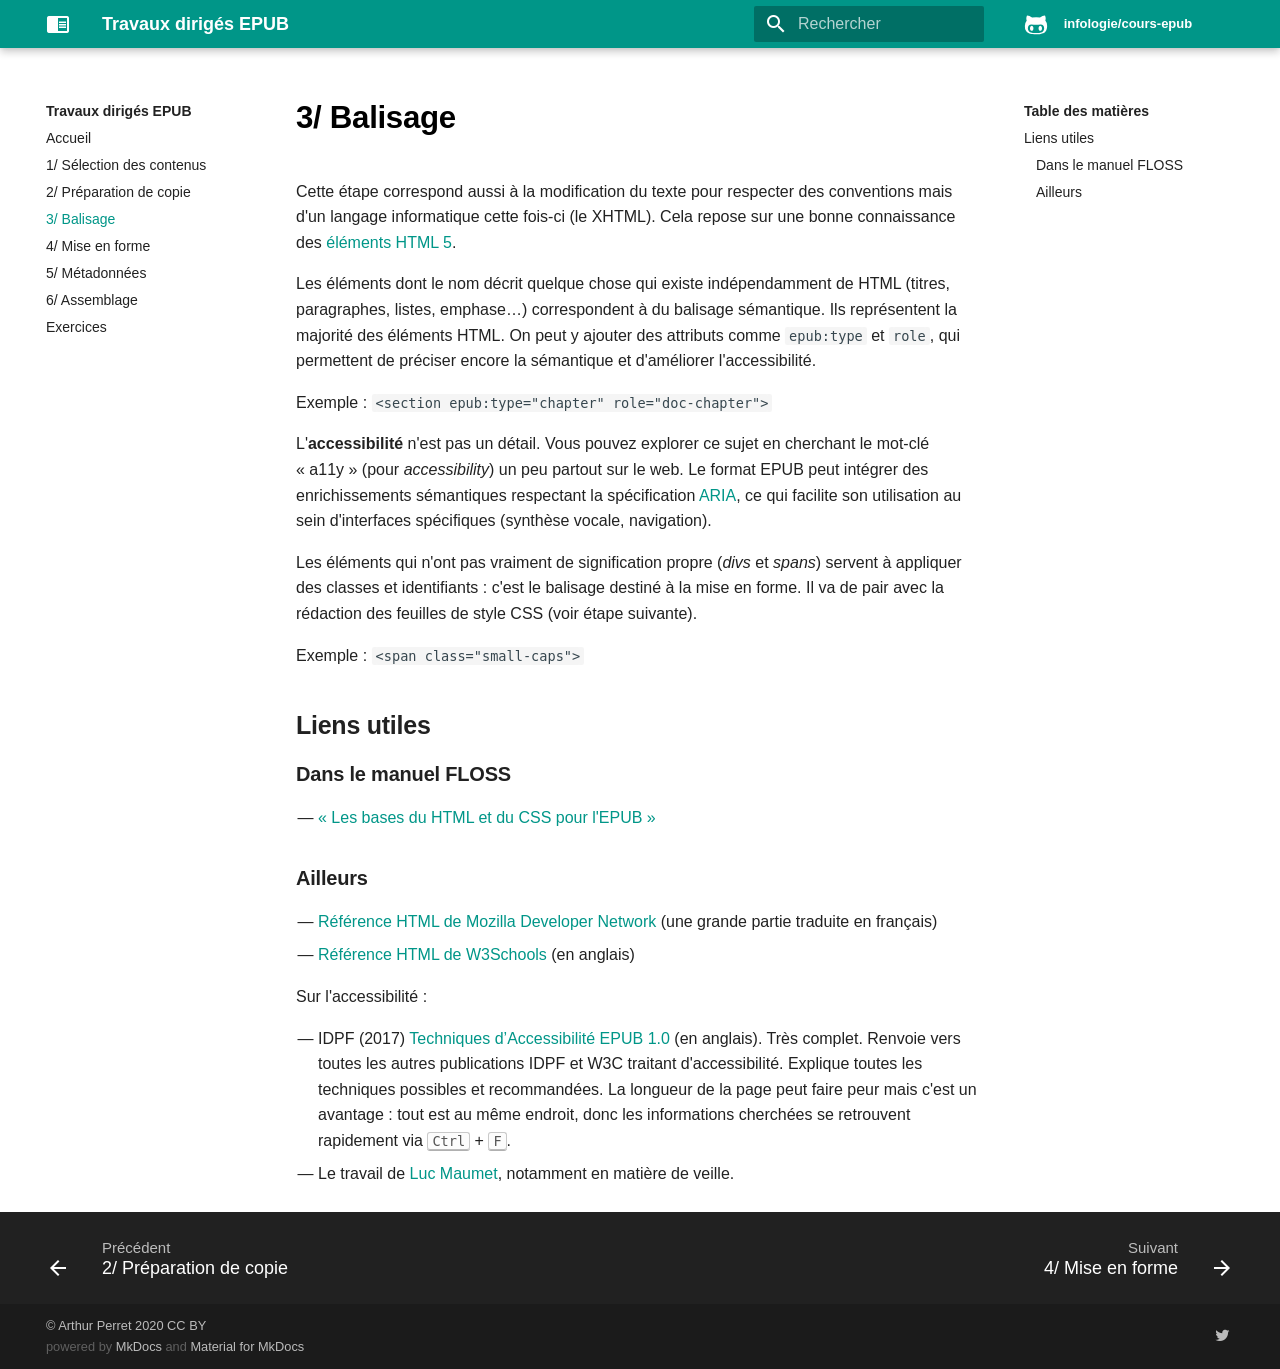
<file: 3Balisage/index.html>
<!doctype html>
<html lang="fr" class="no-js">
  <head>
    
      <meta charset="utf-8">
      <meta name="viewport" content="width=device-width,initial-scale=1">
      <meta http-equiv="x-ua-compatible" content="ie=edge">
      
        <meta name="description" content="Ressources pédagogiques EPUB – Arthur Perret 2020">
      
      
        <link rel="canonical" href="https://infologie.github.io/cours-epub/3Balisage/">
      
      
        <meta name="author" content="Arthur Perret">
      
      
        <meta name="lang:clipboard.copy" content="Copier dans le presse-papier">
      
        <meta name="lang:clipboard.copied" content="Copié dans le presse-papier">
      
        <meta name="lang:search.language" content="fr">
      
        <meta name="lang:search.pipeline.stopwords" content="True">
      
        <meta name="lang:search.pipeline.trimmer" content="True">
      
        <meta name="lang:search.result.none" content="Aucun document trouvé">
      
        <meta name="lang:search.result.one" content="1 document trouvé">
      
        <meta name="lang:search.result.other" content="# documents trouvés">
      
        <meta name="lang:search.tokenizer" content="[\s\-]+">
      
      <link rel="shortcut icon" href="../assets/images/favicon.png">
      <meta name="generator" content="mkdocs-1.1, mkdocs-material-4.6.3">
    
    
      
        <title>3/ Balisage - Travaux dirigés EPUB</title>
      
    
    
      <link rel="stylesheet" href="../assets/stylesheets/application.adb8469c.css">
      
        <link rel="stylesheet" href="../assets/stylesheets/application-palette.a8b3c06d.css">
      
      
        
        
        <meta name="theme-color" content="#009688">
      
    
    
      <script src="../assets/javascripts/modernizr.86422ebf.js"></script>
    
    
      
    
    <link rel="stylesheet" href="../assets/fonts/material-icons.css">
    
    
      <link rel="stylesheet" href="../css/custom.css">
    
    
      
    
    
  <meta name="twitter:card" content="summary_large_image">
  <meta name="twitter:site" content="@arthurperret">
  <meta name="twitter:creator" content="@arthurperret">
  
    <meta property="twitter:title" content="3/ Balisage - Travaux dirigés EPUB">
  
  <meta name="twitter:description" content="Ressources pédagogiques EPUB – Arthur Perret 2020">
  <meta name="twitter:image" content="https://infologie.github.io/md-pandoc-reveal/assets/images/infologie.png">
  <meta name="twitter:image:alt" content="Infologie sur Github">

  </head>
  
    
    
    <body dir="ltr" data-md-color-primary="teal" data-md-color-accent="green">
  
    <svg class="md-svg">
      <defs>
        
        
          <svg xmlns="http://www.w3.org/2000/svg" width="416" height="448" viewBox="0 0 416 448" id="__github"><path fill="currentColor" d="M160 304q0 10-3.125 20.5t-10.75 19T128 352t-18.125-8.5-10.75-19T96 304t3.125-20.5 10.75-19T128 256t18.125 8.5 10.75 19T160 304zm160 0q0 10-3.125 20.5t-10.75 19T288 352t-18.125-8.5-10.75-19T256 304t3.125-20.5 10.75-19T288 256t18.125 8.5 10.75 19T320 304zm40 0q0-30-17.25-51T296 232q-10.25 0-48.75 5.25Q229.5 240 208 240t-39.25-2.75Q130.75 232 120 232q-29.5 0-46.75 21T56 304q0 22 8 38.375t20.25 25.75 30.5 15 35 7.375 37.25 1.75h42q20.5 0 37.25-1.75t35-7.375 30.5-15 20.25-25.75T360 304zm56-44q0 51.75-15.25 82.75-9.5 19.25-26.375 33.25t-35.25 21.5-42.5 11.875-42.875 5.5T212 416q-19.5 0-35.5-.75t-36.875-3.125-38.125-7.5-34.25-12.875T37 371.5t-21.5-28.75Q0 312 0 260q0-59.25 34-99-6.75-20.5-6.75-42.5 0-29 12.75-54.5 27 0 47.5 9.875t47.25 30.875Q171.5 96 212 96q37 0 70 8 26.25-20.5 46.75-30.25T376 64q12.75 25.5 12.75 54.5 0 21.75-6.75 42 34 40 34 99.5z"/></svg>
        
      </defs>
    </svg>
    <input class="md-toggle" data-md-toggle="drawer" type="checkbox" id="__drawer" autocomplete="off">
    <input class="md-toggle" data-md-toggle="search" type="checkbox" id="__search" autocomplete="off">
    <label class="md-overlay" data-md-component="overlay" for="__drawer"></label>
    
      <a href="#liens-utiles" tabindex="0" class="md-skip">
        Skip to content
      </a>
    
    
      <header class="md-header" data-md-component="header">
  <nav class="md-header-nav md-grid">
    <div class="md-flex">
      <div class="md-flex__cell md-flex__cell--shrink">
        <a href="https://infologie.github.io/cours-epub/" title="Travaux dirigés EPUB" aria-label="Travaux dirigés EPUB" class="md-header-nav__button md-logo">
          
            <i class="md-icon">chrome_reader_mode</i>
          
        </a>
      </div>
      <div class="md-flex__cell md-flex__cell--shrink">
        <label class="md-icon md-icon--menu md-header-nav__button" for="__drawer"></label>
      </div>
      <div class="md-flex__cell md-flex__cell--stretch">
        <div class="md-flex__ellipsis md-header-nav__title" data-md-component="title">
          
            <span class="md-header-nav__topic">
              Travaux dirigés EPUB
            </span>
            <span class="md-header-nav__topic">
              
                3/ Balisage
              
            </span>
          
        </div>
      </div>
      <div class="md-flex__cell md-flex__cell--shrink">
        
          <label class="md-icon md-icon--search md-header-nav__button" for="__search"></label>
          
<div class="md-search" data-md-component="search" role="dialog">
  <label class="md-search__overlay" for="__search"></label>
  <div class="md-search__inner" role="search">
    <form class="md-search__form" name="search">
      <input type="text" class="md-search__input" aria-label="search" name="query" placeholder="Rechercher" autocapitalize="off" autocorrect="off" autocomplete="off" spellcheck="false" data-md-component="query" data-md-state="active">
      <label class="md-icon md-search__icon" for="__search"></label>
      <button type="reset" class="md-icon md-search__icon" data-md-component="reset" tabindex="-1">
        &#xE5CD;
      </button>
    </form>
    <div class="md-search__output">
      <div class="md-search__scrollwrap" data-md-scrollfix>
        <div class="md-search-result" data-md-component="result">
          <div class="md-search-result__meta">
            Taper pour démarrer la recherche
          </div>
          <ol class="md-search-result__list"></ol>
        </div>
      </div>
    </div>
  </div>
</div>
        
      </div>
      
        <div class="md-flex__cell md-flex__cell--shrink">
          <div class="md-header-nav__source">
            


  

<a href="https://github.com/infologie/cours-epub" title="Aller au dépôt" class="md-source" data-md-source="github">
  
    <div class="md-source__icon">
      <svg viewBox="0 0 24 24" width="24" height="24">
        <use xlink:href="#__github" width="24" height="24"></use>
      </svg>
    </div>
  
  <div class="md-source__repository">
    infologie/cours-epub
  </div>
</a>
          </div>
        </div>
      
    </div>
  </nav>
</header>
    
    <div class="md-container">
      
        
      
      
      <main class="md-main" role="main">
        <div class="md-main__inner md-grid" data-md-component="container">
          
            
              <div class="md-sidebar md-sidebar--primary" data-md-component="navigation">
                <div class="md-sidebar__scrollwrap">
                  <div class="md-sidebar__inner">
                    <nav class="md-nav md-nav--primary" data-md-level="0">
  <label class="md-nav__title md-nav__title--site" for="__drawer">
    <a href="https://infologie.github.io/cours-epub/" title="Travaux dirigés EPUB" class="md-nav__button md-logo">
      
        <i class="md-icon">chrome_reader_mode</i>
      
    </a>
    Travaux dirigés EPUB
  </label>
  
    <div class="md-nav__source">
      


  

<a href="https://github.com/infologie/cours-epub" title="Aller au dépôt" class="md-source" data-md-source="github">
  
    <div class="md-source__icon">
      <svg viewBox="0 0 24 24" width="24" height="24">
        <use xlink:href="#__github" width="24" height="24"></use>
      </svg>
    </div>
  
  <div class="md-source__repository">
    infologie/cours-epub
  </div>
</a>
    </div>
  
  <ul class="md-nav__list" data-md-scrollfix>
    
      
      
      


  <li class="md-nav__item">
    <a href=".." title="Accueil" class="md-nav__link">
      Accueil
    </a>
  </li>

    
      
      
      


  <li class="md-nav__item">
    <a href="../1Selection/" title="1/ Sélection des contenus" class="md-nav__link">
      1/ Sélection des contenus
    </a>
  </li>

    
      
      
      


  <li class="md-nav__item">
    <a href="../2PreparationDeCopie/" title="2/ Préparation de copie" class="md-nav__link">
      2/ Préparation de copie
    </a>
  </li>

    
      
      
      

  


  <li class="md-nav__item md-nav__item--active">
    
    <input class="md-toggle md-nav__toggle" data-md-toggle="toc" type="checkbox" id="__toc">
    
    
      <label class="md-nav__link md-nav__link--active" for="__toc">
        3/ Balisage
      </label>
    
    <a href="./" title="3/ Balisage" class="md-nav__link md-nav__link--active">
      3/ Balisage
    </a>
    
      
<nav class="md-nav md-nav--secondary">
  
  
  
    <label class="md-nav__title" for="__toc">Table des matières</label>
    <ul class="md-nav__list" data-md-scrollfix>
      
        <li class="md-nav__item">
  <a href="#liens-utiles" class="md-nav__link">
    Liens utiles
  </a>
  
    <nav class="md-nav">
      <ul class="md-nav__list">
        
          <li class="md-nav__item">
  <a href="#dans-le-manuel-floss" class="md-nav__link">
    Dans le manuel FLOSS
  </a>
  
</li>
        
          <li class="md-nav__item">
  <a href="#ailleurs" class="md-nav__link">
    Ailleurs
  </a>
  
</li>
        
      </ul>
    </nav>
  
</li>
      
      
      
      
      
    </ul>
  
</nav>
    
  </li>

    
      
      
      


  <li class="md-nav__item">
    <a href="../4MiseEnForme/" title="4/ Mise en forme" class="md-nav__link">
      4/ Mise en forme
    </a>
  </li>

    
      
      
      


  <li class="md-nav__item">
    <a href="../5Metadonnees/" title="5/ Métadonnées" class="md-nav__link">
      5/ Métadonnées
    </a>
  </li>

    
      
      
      


  <li class="md-nav__item">
    <a href="../6Assemblage/" title="6/ Assemblage" class="md-nav__link">
      6/ Assemblage
    </a>
  </li>

    
      
      
      


  <li class="md-nav__item">
    <a href="../Exercices/" title="Exercices" class="md-nav__link">
      Exercices
    </a>
  </li>

    
  </ul>
</nav>
                  </div>
                </div>
              </div>
            
            
              <div class="md-sidebar md-sidebar--secondary" data-md-component="toc">
                <div class="md-sidebar__scrollwrap">
                  <div class="md-sidebar__inner">
                    
<nav class="md-nav md-nav--secondary">
  
  
  
    <label class="md-nav__title" for="__toc">Table des matières</label>
    <ul class="md-nav__list" data-md-scrollfix>
      
        <li class="md-nav__item">
  <a href="#liens-utiles" class="md-nav__link">
    Liens utiles
  </a>
  
    <nav class="md-nav">
      <ul class="md-nav__list">
        
          <li class="md-nav__item">
  <a href="#dans-le-manuel-floss" class="md-nav__link">
    Dans le manuel FLOSS
  </a>
  
</li>
        
          <li class="md-nav__item">
  <a href="#ailleurs" class="md-nav__link">
    Ailleurs
  </a>
  
</li>
        
      </ul>
    </nav>
  
</li>
      
      
      
      
      
    </ul>
  
</nav>
                  </div>
                </div>
              </div>
            
          
          <div class="md-content">
            <article class="md-content__inner md-typeset">
              
                
                
                  <h1>3/ Balisage</h1>
                
                <p>Cette étape correspond aussi à la modification du texte pour respecter des conventions mais d'un langage informatique cette fois-ci (le XHTML). Cela repose sur une bonne connaissance des <a href="https://developer.mozilla.org/fr/docs/Web/Guide/HTML/HTML5/Liste_des_%C3%A9l%C3%A9ments_HTML5">éléments HTML 5</a>.</p>
<p>Les éléments dont le nom décrit quelque chose qui existe indépendamment de HTML (titres, paragraphes, listes, emphase…) correspondent à du balisage sémantique. Ils représentent la majorité des éléments HTML. On peut y ajouter des attributs comme <code>epub:type</code> et <code>role</code>, qui permettent de préciser encore la sémantique et d'améliorer l'accessibilité.</p>
<p>Exemple : <code>&lt;section epub:type="chapter" role="doc-chapter"&gt;</code></p>
<p>L'<strong>accessibilité</strong> n'est pas un détail. Vous pouvez explorer ce sujet en cherchant le mot-clé « a11y » (pour <em>accessibility</em>) un peu partout sur le web. Le format EPUB peut intégrer des enrichissements sémantiques respectant la spécification <a href="https://fr.wikipedia.org/wiki/Accessible_Rich_Internet_Applications">ARIA</a>, ce qui facilite son utilisation au sein d'interfaces spécifiques (synthèse vocale, navigation).</p>
<p>Les éléments qui n'ont pas vraiment de signification propre (<em>divs</em> et <em>spans</em>) servent à appliquer des classes et identifiants : c'est le balisage destiné à la mise en forme. Il va de pair avec la rédaction des feuilles de style CSS (voir étape suivante).</p>
<p>Exemple : <code>&lt;span class="small-caps"&gt;</code></p>
<h2 id="liens-utiles">Liens utiles</h2>
<h3 id="dans-le-manuel-floss">Dans le manuel FLOSS</h3>
<ul>
<li><a href="https://fr.flossmanuals.net/creer-un-epub/specificites-du-css-pour-lepub/">« Les bases du HTML et du CSS pour l'EPUB »</a></li>
</ul>
<h3 id="ailleurs">Ailleurs</h3>
<ul>
<li><a href="https://developer.mozilla.org/fr/docs/Web/HTML">Référence HTML de Mozilla Developer Network</a> (une grande partie traduite en français)</li>
<li><a href="https://www.w3schools.com/tags/default.asp">Référence HTML de W3Schools</a> (en anglais)</li>
</ul>
<p>Sur l'accessibilité :</p>
<ul>
<li>IDPF (2017) <a href="http://www.edrlab.org/public/sne/TAE_HTML_V3/Techniques_d_Accessibilite_EPUB%201.0.htm">Techniques d’Accessibilité EPUB 1.0</a> (en anglais). Très complet. Renvoie vers toutes les autres publications IDPF et W3C traitant d'accessibilité. Explique toutes les techniques possibles et recommandées. La longueur de la page peut faire peur mais c'est un avantage : tout est au même endroit, donc les informations cherchées se retrouvent rapidement via <kbd>Ctrl</kbd> + <kbd>F</kbd>.</li>
<li>Le travail de <a href="http://maumet.fr/">Luc Maumet</a>, notamment en matière de veille.</li>
</ul>
                
                  
                
                
              
              
                


              
            </article>
          </div>
        </div>
      </main>
      
        
<footer class="md-footer">
  
    <div class="md-footer-nav">
      <nav class="md-footer-nav__inner md-grid">
        
          <a href="../2PreparationDeCopie/" title="2/ Préparation de copie" class="md-flex md-footer-nav__link md-footer-nav__link--prev" rel="prev">
            <div class="md-flex__cell md-flex__cell--shrink">
              <i class="md-icon md-icon--arrow-back md-footer-nav__button"></i>
            </div>
            <div class="md-flex__cell md-flex__cell--stretch md-footer-nav__title">
              <span class="md-flex__ellipsis">
                <span class="md-footer-nav__direction">
                  Précédent
                </span>
                2/ Préparation de copie
              </span>
            </div>
          </a>
        
        
          <a href="../4MiseEnForme/" title="4/ Mise en forme" class="md-flex md-footer-nav__link md-footer-nav__link--next" rel="next">
            <div class="md-flex__cell md-flex__cell--stretch md-footer-nav__title">
              <span class="md-flex__ellipsis">
                <span class="md-footer-nav__direction">
                  Suivant
                </span>
                4/ Mise en forme
              </span>
            </div>
            <div class="md-flex__cell md-flex__cell--shrink">
              <i class="md-icon md-icon--arrow-forward md-footer-nav__button"></i>
            </div>
          </a>
        
      </nav>
    </div>
  
  <div class="md-footer-meta md-typeset">
    <div class="md-footer-meta__inner md-grid">
      <div class="md-footer-copyright">
        
          <div class="md-footer-copyright__highlight">
            © Arthur Perret 2020 CC BY
          </div>
        
        powered by
        <a href="https://www.mkdocs.org" target="_blank" rel="noopener">MkDocs</a>
        and
        <a href="https://squidfunk.github.io/mkdocs-material/" target="_blank" rel="noopener">
          Material for MkDocs</a>
      </div>
      
  <div class="md-footer-social">
    <link rel="stylesheet" href="../assets/fonts/font-awesome.css">
    
      <a href="https://twitter.com/arthurperret" target="_blank" rel="noopener" title="twitter" class="md-footer-social__link fa fa-twitter"></a>
    
  </div>

    </div>
  </div>
</footer>
      
    </div>
    
      <script src="../assets/javascripts/application.c33a9706.js"></script>
      
        
        
          
          <script src="../assets/javascripts/lunr/lunr.stemmer.support.js"></script>
          
            
              
              
                <script src="../assets/javascripts/lunr/lunr.fr.js"></script>
              
            
          
          
        
      
      <script>app.initialize({version:"1.1",url:{base:".."}})</script>
      
    
  </body>
</html>
</file>
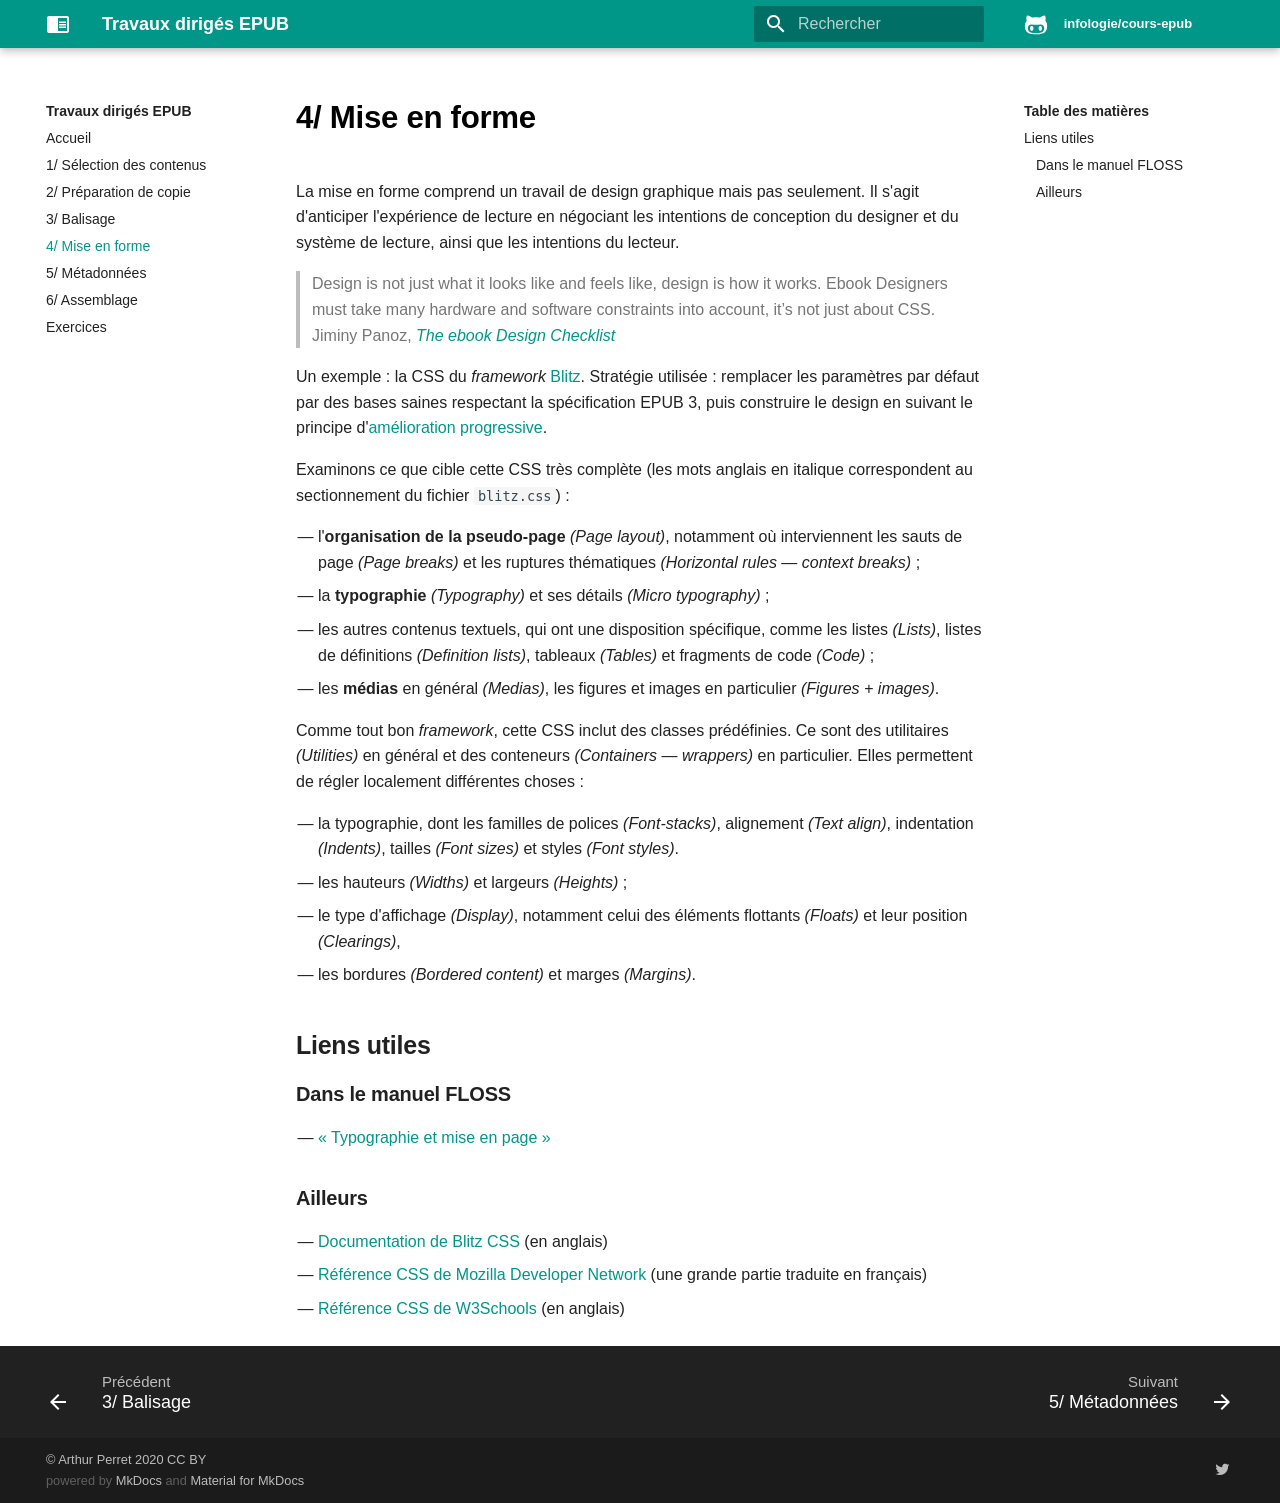
<file: 4MiseEnForme/index.html>
<!doctype html>
<html lang="fr" class="no-js">
  <head>
    
      <meta charset="utf-8">
      <meta name="viewport" content="width=device-width,initial-scale=1">
      <meta http-equiv="x-ua-compatible" content="ie=edge">
      
        <meta name="description" content="Ressources pédagogiques EPUB – Arthur Perret 2020">
      
      
        <link rel="canonical" href="https://infologie.github.io/cours-epub/4MiseEnForme/">
      
      
        <meta name="author" content="Arthur Perret">
      
      
        <meta name="lang:clipboard.copy" content="Copier dans le presse-papier">
      
        <meta name="lang:clipboard.copied" content="Copié dans le presse-papier">
      
        <meta name="lang:search.language" content="fr">
      
        <meta name="lang:search.pipeline.stopwords" content="True">
      
        <meta name="lang:search.pipeline.trimmer" content="True">
      
        <meta name="lang:search.result.none" content="Aucun document trouvé">
      
        <meta name="lang:search.result.one" content="1 document trouvé">
      
        <meta name="lang:search.result.other" content="# documents trouvés">
      
        <meta name="lang:search.tokenizer" content="[\s\-]+">
      
      <link rel="shortcut icon" href="../assets/images/favicon.png">
      <meta name="generator" content="mkdocs-1.1, mkdocs-material-4.6.3">
    
    
      
        <title>4/ Mise en forme - Travaux dirigés EPUB</title>
      
    
    
      <link rel="stylesheet" href="../assets/stylesheets/application.adb8469c.css">
      
        <link rel="stylesheet" href="../assets/stylesheets/application-palette.a8b3c06d.css">
      
      
        
        
        <meta name="theme-color" content="#009688">
      
    
    
      <script src="../assets/javascripts/modernizr.86422ebf.js"></script>
    
    
      
    
    <link rel="stylesheet" href="../assets/fonts/material-icons.css">
    
    
      <link rel="stylesheet" href="../css/custom.css">
    
    
      
    
    
  <meta name="twitter:card" content="summary_large_image">
  <meta name="twitter:site" content="@arthurperret">
  <meta name="twitter:creator" content="@arthurperret">
  
    <meta property="twitter:title" content="4/ Mise en forme - Travaux dirigés EPUB">
  
  <meta name="twitter:description" content="Ressources pédagogiques EPUB – Arthur Perret 2020">
  <meta name="twitter:image" content="https://infologie.github.io/md-pandoc-reveal/assets/images/infologie.png">
  <meta name="twitter:image:alt" content="Infologie sur Github">

  </head>
  
    
    
    <body dir="ltr" data-md-color-primary="teal" data-md-color-accent="green">
  
    <svg class="md-svg">
      <defs>
        
        
          <svg xmlns="http://www.w3.org/2000/svg" width="416" height="448" viewBox="0 0 416 448" id="__github"><path fill="currentColor" d="M160 304q0 10-3.125 20.5t-10.75 19T128 352t-18.125-8.5-10.75-19T96 304t3.125-20.5 10.75-19T128 256t18.125 8.5 10.75 19T160 304zm160 0q0 10-3.125 20.5t-10.75 19T288 352t-18.125-8.5-10.75-19T256 304t3.125-20.5 10.75-19T288 256t18.125 8.5 10.75 19T320 304zm40 0q0-30-17.25-51T296 232q-10.25 0-48.75 5.25Q229.5 240 208 240t-39.25-2.75Q130.75 232 120 232q-29.5 0-46.75 21T56 304q0 22 8 38.375t20.25 25.75 30.5 15 35 7.375 37.25 1.75h42q20.5 0 37.25-1.75t35-7.375 30.5-15 20.25-25.75T360 304zm56-44q0 51.75-15.25 82.75-9.5 19.25-26.375 33.25t-35.25 21.5-42.5 11.875-42.875 5.5T212 416q-19.5 0-35.5-.75t-36.875-3.125-38.125-7.5-34.25-12.875T37 371.5t-21.5-28.75Q0 312 0 260q0-59.25 34-99-6.75-20.5-6.75-42.5 0-29 12.75-54.5 27 0 47.5 9.875t47.25 30.875Q171.5 96 212 96q37 0 70 8 26.25-20.5 46.75-30.25T376 64q12.75 25.5 12.75 54.5 0 21.75-6.75 42 34 40 34 99.5z"/></svg>
        
      </defs>
    </svg>
    <input class="md-toggle" data-md-toggle="drawer" type="checkbox" id="__drawer" autocomplete="off">
    <input class="md-toggle" data-md-toggle="search" type="checkbox" id="__search" autocomplete="off">
    <label class="md-overlay" data-md-component="overlay" for="__drawer"></label>
    
      <a href="#liens-utiles" tabindex="0" class="md-skip">
        Skip to content
      </a>
    
    
      <header class="md-header" data-md-component="header">
  <nav class="md-header-nav md-grid">
    <div class="md-flex">
      <div class="md-flex__cell md-flex__cell--shrink">
        <a href="https://infologie.github.io/cours-epub/" title="Travaux dirigés EPUB" aria-label="Travaux dirigés EPUB" class="md-header-nav__button md-logo">
          
            <i class="md-icon">chrome_reader_mode</i>
          
        </a>
      </div>
      <div class="md-flex__cell md-flex__cell--shrink">
        <label class="md-icon md-icon--menu md-header-nav__button" for="__drawer"></label>
      </div>
      <div class="md-flex__cell md-flex__cell--stretch">
        <div class="md-flex__ellipsis md-header-nav__title" data-md-component="title">
          
            <span class="md-header-nav__topic">
              Travaux dirigés EPUB
            </span>
            <span class="md-header-nav__topic">
              
                4/ Mise en forme
              
            </span>
          
        </div>
      </div>
      <div class="md-flex__cell md-flex__cell--shrink">
        
          <label class="md-icon md-icon--search md-header-nav__button" for="__search"></label>
          
<div class="md-search" data-md-component="search" role="dialog">
  <label class="md-search__overlay" for="__search"></label>
  <div class="md-search__inner" role="search">
    <form class="md-search__form" name="search">
      <input type="text" class="md-search__input" aria-label="search" name="query" placeholder="Rechercher" autocapitalize="off" autocorrect="off" autocomplete="off" spellcheck="false" data-md-component="query" data-md-state="active">
      <label class="md-icon md-search__icon" for="__search"></label>
      <button type="reset" class="md-icon md-search__icon" data-md-component="reset" tabindex="-1">
        &#xE5CD;
      </button>
    </form>
    <div class="md-search__output">
      <div class="md-search__scrollwrap" data-md-scrollfix>
        <div class="md-search-result" data-md-component="result">
          <div class="md-search-result__meta">
            Taper pour démarrer la recherche
          </div>
          <ol class="md-search-result__list"></ol>
        </div>
      </div>
    </div>
  </div>
</div>
        
      </div>
      
        <div class="md-flex__cell md-flex__cell--shrink">
          <div class="md-header-nav__source">
            


  

<a href="https://github.com/infologie/cours-epub" title="Aller au dépôt" class="md-source" data-md-source="github">
  
    <div class="md-source__icon">
      <svg viewBox="0 0 24 24" width="24" height="24">
        <use xlink:href="#__github" width="24" height="24"></use>
      </svg>
    </div>
  
  <div class="md-source__repository">
    infologie/cours-epub
  </div>
</a>
          </div>
        </div>
      
    </div>
  </nav>
</header>
    
    <div class="md-container">
      
        
      
      
      <main class="md-main" role="main">
        <div class="md-main__inner md-grid" data-md-component="container">
          
            
              <div class="md-sidebar md-sidebar--primary" data-md-component="navigation">
                <div class="md-sidebar__scrollwrap">
                  <div class="md-sidebar__inner">
                    <nav class="md-nav md-nav--primary" data-md-level="0">
  <label class="md-nav__title md-nav__title--site" for="__drawer">
    <a href="https://infologie.github.io/cours-epub/" title="Travaux dirigés EPUB" class="md-nav__button md-logo">
      
        <i class="md-icon">chrome_reader_mode</i>
      
    </a>
    Travaux dirigés EPUB
  </label>
  
    <div class="md-nav__source">
      


  

<a href="https://github.com/infologie/cours-epub" title="Aller au dépôt" class="md-source" data-md-source="github">
  
    <div class="md-source__icon">
      <svg viewBox="0 0 24 24" width="24" height="24">
        <use xlink:href="#__github" width="24" height="24"></use>
      </svg>
    </div>
  
  <div class="md-source__repository">
    infologie/cours-epub
  </div>
</a>
    </div>
  
  <ul class="md-nav__list" data-md-scrollfix>
    
      
      
      


  <li class="md-nav__item">
    <a href=".." title="Accueil" class="md-nav__link">
      Accueil
    </a>
  </li>

    
      
      
      


  <li class="md-nav__item">
    <a href="../1Selection/" title="1/ Sélection des contenus" class="md-nav__link">
      1/ Sélection des contenus
    </a>
  </li>

    
      
      
      


  <li class="md-nav__item">
    <a href="../2PreparationDeCopie/" title="2/ Préparation de copie" class="md-nav__link">
      2/ Préparation de copie
    </a>
  </li>

    
      
      
      


  <li class="md-nav__item">
    <a href="../3Balisage/" title="3/ Balisage" class="md-nav__link">
      3/ Balisage
    </a>
  </li>

    
      
      
      

  


  <li class="md-nav__item md-nav__item--active">
    
    <input class="md-toggle md-nav__toggle" data-md-toggle="toc" type="checkbox" id="__toc">
    
    
      <label class="md-nav__link md-nav__link--active" for="__toc">
        4/ Mise en forme
      </label>
    
    <a href="./" title="4/ Mise en forme" class="md-nav__link md-nav__link--active">
      4/ Mise en forme
    </a>
    
      
<nav class="md-nav md-nav--secondary">
  
  
  
    <label class="md-nav__title" for="__toc">Table des matières</label>
    <ul class="md-nav__list" data-md-scrollfix>
      
        <li class="md-nav__item">
  <a href="#liens-utiles" class="md-nav__link">
    Liens utiles
  </a>
  
    <nav class="md-nav">
      <ul class="md-nav__list">
        
          <li class="md-nav__item">
  <a href="#dans-le-manuel-floss" class="md-nav__link">
    Dans le manuel FLOSS
  </a>
  
</li>
        
          <li class="md-nav__item">
  <a href="#ailleurs" class="md-nav__link">
    Ailleurs
  </a>
  
</li>
        
      </ul>
    </nav>
  
</li>
      
      
      
      
      
    </ul>
  
</nav>
    
  </li>

    
      
      
      


  <li class="md-nav__item">
    <a href="../5Metadonnees/" title="5/ Métadonnées" class="md-nav__link">
      5/ Métadonnées
    </a>
  </li>

    
      
      
      


  <li class="md-nav__item">
    <a href="../6Assemblage/" title="6/ Assemblage" class="md-nav__link">
      6/ Assemblage
    </a>
  </li>

    
      
      
      


  <li class="md-nav__item">
    <a href="../Exercices/" title="Exercices" class="md-nav__link">
      Exercices
    </a>
  </li>

    
  </ul>
</nav>
                  </div>
                </div>
              </div>
            
            
              <div class="md-sidebar md-sidebar--secondary" data-md-component="toc">
                <div class="md-sidebar__scrollwrap">
                  <div class="md-sidebar__inner">
                    
<nav class="md-nav md-nav--secondary">
  
  
  
    <label class="md-nav__title" for="__toc">Table des matières</label>
    <ul class="md-nav__list" data-md-scrollfix>
      
        <li class="md-nav__item">
  <a href="#liens-utiles" class="md-nav__link">
    Liens utiles
  </a>
  
    <nav class="md-nav">
      <ul class="md-nav__list">
        
          <li class="md-nav__item">
  <a href="#dans-le-manuel-floss" class="md-nav__link">
    Dans le manuel FLOSS
  </a>
  
</li>
        
          <li class="md-nav__item">
  <a href="#ailleurs" class="md-nav__link">
    Ailleurs
  </a>
  
</li>
        
      </ul>
    </nav>
  
</li>
      
      
      
      
      
    </ul>
  
</nav>
                  </div>
                </div>
              </div>
            
          
          <div class="md-content">
            <article class="md-content__inner md-typeset">
              
                
                
                  <h1>4/ Mise en forme</h1>
                
                <p>La mise en forme comprend un travail de design graphique mais pas seulement. Il s'agit d'anticiper l'expérience de lecture en négociant les intentions de conception du designer et du système de lecture, ainsi que les intentions du lecteur.</p>
<blockquote>
<p>Design is not just what it looks like and feels like, design is how it works. Ebook Designers must take many hardware and software constraints into account, it’s not just about CSS. Jiminy Panoz, <em><a href="https://friendsofepub.github.io/eBookDesignChecklist/">The ebook Design Checklist</a></em></p>
</blockquote>
<p>Un exemple : la CSS du <em>framework</em> <a href="https://friendsofepub.github.io/Blitz/">Blitz</a>. Stratégie utilisée : remplacer les paramètres par défaut par des bases saines respectant la spécification EPUB 3, puis construire le design en suivant le principe d'<a href="https://fr.wikipedia.org/wiki/Am%C3%A9lioration_progressive">amélioration progressive</a>.</p>
<p>Examinons ce que cible cette CSS très complète (les mots anglais en italique correspondent au sectionnement du fichier <code>blitz.css</code>) :</p>
<ul>
<li>l'<strong>organisation de la pseudo-page</strong> <em>(Page layout)</em>, notamment où interviennent les sauts de page <em>(Page breaks)</em> et les ruptures thématiques <em>(Horizontal rules — context breaks)</em> ;</li>
<li>la <strong>typographie</strong> <em>(Typography)</em> et ses détails <em>(Micro typography)</em> ;</li>
<li>les autres contenus textuels, qui ont une disposition spécifique, comme les listes <em>(Lists)</em>, listes de définitions <em>(Definition lists)</em>, tableaux <em>(Tables)</em> et fragments de code <em>(Code)</em> ;</li>
<li>les <strong>médias</strong> en général <em>(Medias)</em>, les figures et images en particulier <em>(Figures + images)</em>.</li>
</ul>
<p>Comme tout bon <em>framework</em>, cette CSS inclut des classes prédéfinies. Ce sont des utilitaires <em>(Utilities)</em> en général et des conteneurs <em>(Containers — wrappers)</em> en particulier. Elles permettent de régler localement différentes choses :</p>
<ul>
<li>la typographie, dont les familles de polices <em>(Font-stacks)</em>, alignement <em>(Text align)</em>, indentation <em>(Indents)</em>, tailles <em>(Font sizes)</em> et styles <em>(Font styles)</em>.</li>
<li>les hauteurs <em>(Widths)</em> et largeurs <em>(Heights)</em> ;</li>
<li>le type d'affichage <em>(Display)</em>, notamment celui des éléments flottants <em>(Floats)</em> et leur position <em>(Clearings)</em>,</li>
<li>les bordures <em>(Bordered content)</em> et marges <em>(Margins)</em>.</li>
</ul>
<h2 id="liens-utiles">Liens utiles</h2>
<h3 id="dans-le-manuel-floss">Dans le manuel FLOSS</h3>
<ul>
<li><a href="https://fr.flossmanuals.net/creer-un-epub/ajouter-des-fontes/">« Typographie et mise en page »</a></li>
</ul>
<h3 id="ailleurs">Ailleurs</h3>
<ul>
<li><a href="https://friendsofepub.github.io/Blitz/documentation/docs.html#css-doc">Documentation de Blitz CSS</a> (en anglais)</li>
<li><a href="https://developer.mozilla.org/fr/docs/Web/CSS">Référence CSS de Mozilla Developer Network</a> (une grande partie traduite en français)</li>
<li><a href="https://www.w3schools.com/cssref/">Référence CSS de W3Schools</a> (en anglais)</li>
</ul>
                
                  
                
                
              
              
                


              
            </article>
          </div>
        </div>
      </main>
      
        
<footer class="md-footer">
  
    <div class="md-footer-nav">
      <nav class="md-footer-nav__inner md-grid">
        
          <a href="../3Balisage/" title="3/ Balisage" class="md-flex md-footer-nav__link md-footer-nav__link--prev" rel="prev">
            <div class="md-flex__cell md-flex__cell--shrink">
              <i class="md-icon md-icon--arrow-back md-footer-nav__button"></i>
            </div>
            <div class="md-flex__cell md-flex__cell--stretch md-footer-nav__title">
              <span class="md-flex__ellipsis">
                <span class="md-footer-nav__direction">
                  Précédent
                </span>
                3/ Balisage
              </span>
            </div>
          </a>
        
        
          <a href="../5Metadonnees/" title="5/ Métadonnées" class="md-flex md-footer-nav__link md-footer-nav__link--next" rel="next">
            <div class="md-flex__cell md-flex__cell--stretch md-footer-nav__title">
              <span class="md-flex__ellipsis">
                <span class="md-footer-nav__direction">
                  Suivant
                </span>
                5/ Métadonnées
              </span>
            </div>
            <div class="md-flex__cell md-flex__cell--shrink">
              <i class="md-icon md-icon--arrow-forward md-footer-nav__button"></i>
            </div>
          </a>
        
      </nav>
    </div>
  
  <div class="md-footer-meta md-typeset">
    <div class="md-footer-meta__inner md-grid">
      <div class="md-footer-copyright">
        
          <div class="md-footer-copyright__highlight">
            © Arthur Perret 2020 CC BY
          </div>
        
        powered by
        <a href="https://www.mkdocs.org" target="_blank" rel="noopener">MkDocs</a>
        and
        <a href="https://squidfunk.github.io/mkdocs-material/" target="_blank" rel="noopener">
          Material for MkDocs</a>
      </div>
      
  <div class="md-footer-social">
    <link rel="stylesheet" href="../assets/fonts/font-awesome.css">
    
      <a href="https://twitter.com/arthurperret" target="_blank" rel="noopener" title="twitter" class="md-footer-social__link fa fa-twitter"></a>
    
  </div>

    </div>
  </div>
</footer>
      
    </div>
    
      <script src="../assets/javascripts/application.c33a9706.js"></script>
      
        
        
          
          <script src="../assets/javascripts/lunr/lunr.stemmer.support.js"></script>
          
            
              
              
                <script src="../assets/javascripts/lunr/lunr.fr.js"></script>
              
            
          
          
        
      
      <script>app.initialize({version:"1.1",url:{base:".."}})</script>
      
    
  </body>
</html>
</file>
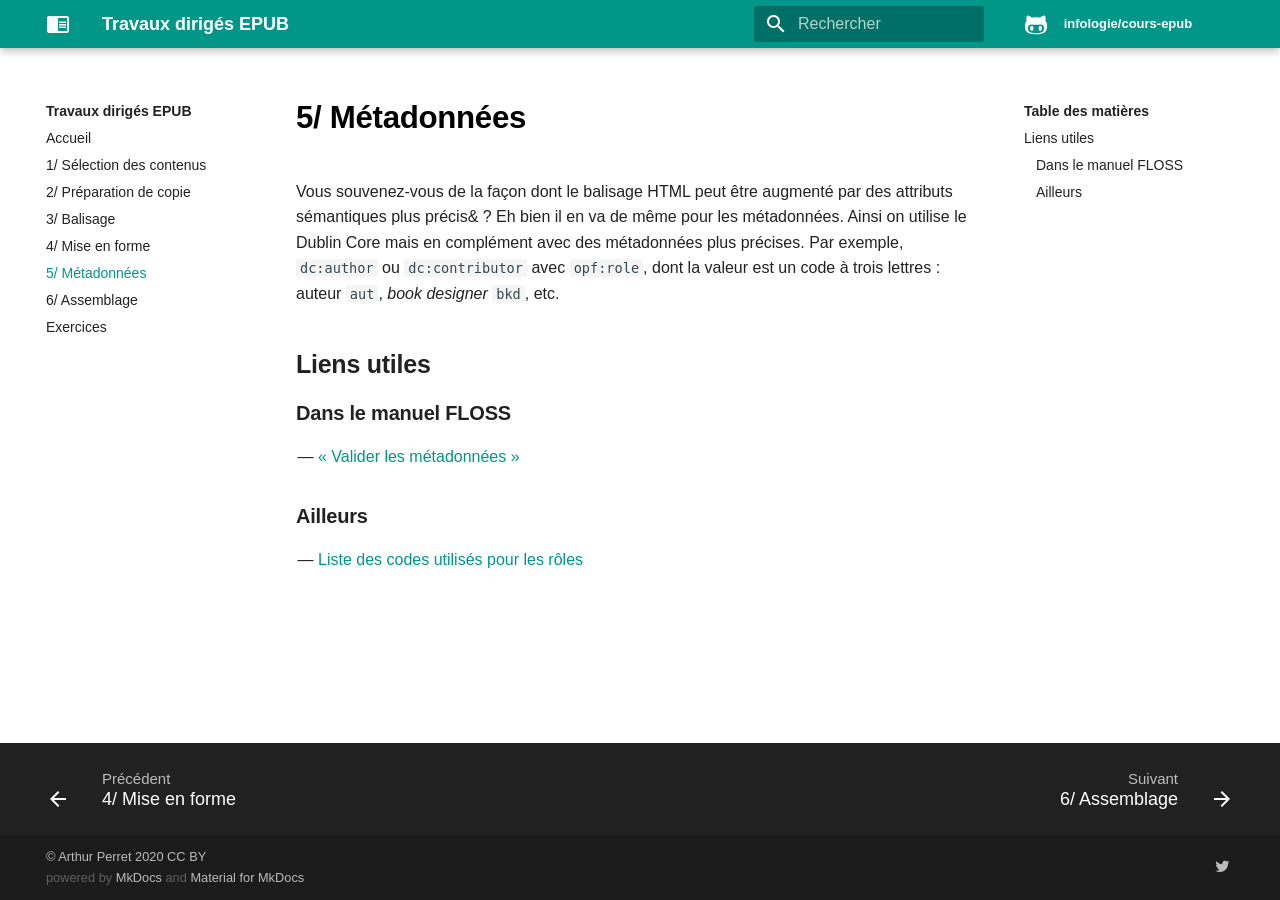
<file: 5Metadonnees/index.html>
<!doctype html>
<html lang="fr" class="no-js">
  <head>
    
      <meta charset="utf-8">
      <meta name="viewport" content="width=device-width,initial-scale=1">
      <meta http-equiv="x-ua-compatible" content="ie=edge">
      
        <meta name="description" content="Ressources pédagogiques EPUB – Arthur Perret 2020">
      
      
        <link rel="canonical" href="https://infologie.github.io/cours-epub/5Metadonnees/">
      
      
        <meta name="author" content="Arthur Perret">
      
      
        <meta name="lang:clipboard.copy" content="Copier dans le presse-papier">
      
        <meta name="lang:clipboard.copied" content="Copié dans le presse-papier">
      
        <meta name="lang:search.language" content="fr">
      
        <meta name="lang:search.pipeline.stopwords" content="True">
      
        <meta name="lang:search.pipeline.trimmer" content="True">
      
        <meta name="lang:search.result.none" content="Aucun document trouvé">
      
        <meta name="lang:search.result.one" content="1 document trouvé">
      
        <meta name="lang:search.result.other" content="# documents trouvés">
      
        <meta name="lang:search.tokenizer" content="[\s\-]+">
      
      <link rel="shortcut icon" href="../assets/images/favicon.png">
      <meta name="generator" content="mkdocs-1.1, mkdocs-material-4.6.3">
    
    
      
        <title>5/ Métadonnées - Travaux dirigés EPUB</title>
      
    
    
      <link rel="stylesheet" href="../assets/stylesheets/application.adb8469c.css">
      
        <link rel="stylesheet" href="../assets/stylesheets/application-palette.a8b3c06d.css">
      
      
        
        
        <meta name="theme-color" content="#009688">
      
    
    
      <script src="../assets/javascripts/modernizr.86422ebf.js"></script>
    
    
      
    
    <link rel="stylesheet" href="../assets/fonts/material-icons.css">
    
    
      <link rel="stylesheet" href="../css/custom.css">
    
    
      
    
    
  <meta name="twitter:card" content="summary_large_image">
  <meta name="twitter:site" content="@arthurperret">
  <meta name="twitter:creator" content="@arthurperret">
  
    <meta property="twitter:title" content="5/ Métadonnées - Travaux dirigés EPUB">
  
  <meta name="twitter:description" content="Ressources pédagogiques EPUB – Arthur Perret 2020">
  <meta name="twitter:image" content="https://infologie.github.io/md-pandoc-reveal/assets/images/infologie.png">
  <meta name="twitter:image:alt" content="Infologie sur Github">

  </head>
  
    
    
    <body dir="ltr" data-md-color-primary="teal" data-md-color-accent="green">
  
    <svg class="md-svg">
      <defs>
        
        
          <svg xmlns="http://www.w3.org/2000/svg" width="416" height="448" viewBox="0 0 416 448" id="__github"><path fill="currentColor" d="M160 304q0 10-3.125 20.5t-10.75 19T128 352t-18.125-8.5-10.75-19T96 304t3.125-20.5 10.75-19T128 256t18.125 8.5 10.75 19T160 304zm160 0q0 10-3.125 20.5t-10.75 19T288 352t-18.125-8.5-10.75-19T256 304t3.125-20.5 10.75-19T288 256t18.125 8.5 10.75 19T320 304zm40 0q0-30-17.25-51T296 232q-10.25 0-48.75 5.25Q229.5 240 208 240t-39.25-2.75Q130.75 232 120 232q-29.5 0-46.75 21T56 304q0 22 8 38.375t20.25 25.75 30.5 15 35 7.375 37.25 1.75h42q20.5 0 37.25-1.75t35-7.375 30.5-15 20.25-25.75T360 304zm56-44q0 51.75-15.25 82.75-9.5 19.25-26.375 33.25t-35.25 21.5-42.5 11.875-42.875 5.5T212 416q-19.5 0-35.5-.75t-36.875-3.125-38.125-7.5-34.25-12.875T37 371.5t-21.5-28.75Q0 312 0 260q0-59.25 34-99-6.75-20.5-6.75-42.5 0-29 12.75-54.5 27 0 47.5 9.875t47.25 30.875Q171.5 96 212 96q37 0 70 8 26.25-20.5 46.75-30.25T376 64q12.75 25.5 12.75 54.5 0 21.75-6.75 42 34 40 34 99.5z"/></svg>
        
      </defs>
    </svg>
    <input class="md-toggle" data-md-toggle="drawer" type="checkbox" id="__drawer" autocomplete="off">
    <input class="md-toggle" data-md-toggle="search" type="checkbox" id="__search" autocomplete="off">
    <label class="md-overlay" data-md-component="overlay" for="__drawer"></label>
    
      <a href="#liens-utiles" tabindex="0" class="md-skip">
        Skip to content
      </a>
    
    
      <header class="md-header" data-md-component="header">
  <nav class="md-header-nav md-grid">
    <div class="md-flex">
      <div class="md-flex__cell md-flex__cell--shrink">
        <a href="https://infologie.github.io/cours-epub/" title="Travaux dirigés EPUB" aria-label="Travaux dirigés EPUB" class="md-header-nav__button md-logo">
          
            <i class="md-icon">chrome_reader_mode</i>
          
        </a>
      </div>
      <div class="md-flex__cell md-flex__cell--shrink">
        <label class="md-icon md-icon--menu md-header-nav__button" for="__drawer"></label>
      </div>
      <div class="md-flex__cell md-flex__cell--stretch">
        <div class="md-flex__ellipsis md-header-nav__title" data-md-component="title">
          
            <span class="md-header-nav__topic">
              Travaux dirigés EPUB
            </span>
            <span class="md-header-nav__topic">
              
                5/ Métadonnées
              
            </span>
          
        </div>
      </div>
      <div class="md-flex__cell md-flex__cell--shrink">
        
          <label class="md-icon md-icon--search md-header-nav__button" for="__search"></label>
          
<div class="md-search" data-md-component="search" role="dialog">
  <label class="md-search__overlay" for="__search"></label>
  <div class="md-search__inner" role="search">
    <form class="md-search__form" name="search">
      <input type="text" class="md-search__input" aria-label="search" name="query" placeholder="Rechercher" autocapitalize="off" autocorrect="off" autocomplete="off" spellcheck="false" data-md-component="query" data-md-state="active">
      <label class="md-icon md-search__icon" for="__search"></label>
      <button type="reset" class="md-icon md-search__icon" data-md-component="reset" tabindex="-1">
        &#xE5CD;
      </button>
    </form>
    <div class="md-search__output">
      <div class="md-search__scrollwrap" data-md-scrollfix>
        <div class="md-search-result" data-md-component="result">
          <div class="md-search-result__meta">
            Taper pour démarrer la recherche
          </div>
          <ol class="md-search-result__list"></ol>
        </div>
      </div>
    </div>
  </div>
</div>
        
      </div>
      
        <div class="md-flex__cell md-flex__cell--shrink">
          <div class="md-header-nav__source">
            


  

<a href="https://github.com/infologie/cours-epub" title="Aller au dépôt" class="md-source" data-md-source="github">
  
    <div class="md-source__icon">
      <svg viewBox="0 0 24 24" width="24" height="24">
        <use xlink:href="#__github" width="24" height="24"></use>
      </svg>
    </div>
  
  <div class="md-source__repository">
    infologie/cours-epub
  </div>
</a>
          </div>
        </div>
      
    </div>
  </nav>
</header>
    
    <div class="md-container">
      
        
      
      
      <main class="md-main" role="main">
        <div class="md-main__inner md-grid" data-md-component="container">
          
            
              <div class="md-sidebar md-sidebar--primary" data-md-component="navigation">
                <div class="md-sidebar__scrollwrap">
                  <div class="md-sidebar__inner">
                    <nav class="md-nav md-nav--primary" data-md-level="0">
  <label class="md-nav__title md-nav__title--site" for="__drawer">
    <a href="https://infologie.github.io/cours-epub/" title="Travaux dirigés EPUB" class="md-nav__button md-logo">
      
        <i class="md-icon">chrome_reader_mode</i>
      
    </a>
    Travaux dirigés EPUB
  </label>
  
    <div class="md-nav__source">
      


  

<a href="https://github.com/infologie/cours-epub" title="Aller au dépôt" class="md-source" data-md-source="github">
  
    <div class="md-source__icon">
      <svg viewBox="0 0 24 24" width="24" height="24">
        <use xlink:href="#__github" width="24" height="24"></use>
      </svg>
    </div>
  
  <div class="md-source__repository">
    infologie/cours-epub
  </div>
</a>
    </div>
  
  <ul class="md-nav__list" data-md-scrollfix>
    
      
      
      


  <li class="md-nav__item">
    <a href=".." title="Accueil" class="md-nav__link">
      Accueil
    </a>
  </li>

    
      
      
      


  <li class="md-nav__item">
    <a href="../1Selection/" title="1/ Sélection des contenus" class="md-nav__link">
      1/ Sélection des contenus
    </a>
  </li>

    
      
      
      


  <li class="md-nav__item">
    <a href="../2PreparationDeCopie/" title="2/ Préparation de copie" class="md-nav__link">
      2/ Préparation de copie
    </a>
  </li>

    
      
      
      


  <li class="md-nav__item">
    <a href="../3Balisage/" title="3/ Balisage" class="md-nav__link">
      3/ Balisage
    </a>
  </li>

    
      
      
      


  <li class="md-nav__item">
    <a href="../4MiseEnForme/" title="4/ Mise en forme" class="md-nav__link">
      4/ Mise en forme
    </a>
  </li>

    
      
      
      

  


  <li class="md-nav__item md-nav__item--active">
    
    <input class="md-toggle md-nav__toggle" data-md-toggle="toc" type="checkbox" id="__toc">
    
    
      <label class="md-nav__link md-nav__link--active" for="__toc">
        5/ Métadonnées
      </label>
    
    <a href="./" title="5/ Métadonnées" class="md-nav__link md-nav__link--active">
      5/ Métadonnées
    </a>
    
      
<nav class="md-nav md-nav--secondary">
  
  
  
    <label class="md-nav__title" for="__toc">Table des matières</label>
    <ul class="md-nav__list" data-md-scrollfix>
      
        <li class="md-nav__item">
  <a href="#liens-utiles" class="md-nav__link">
    Liens utiles
  </a>
  
    <nav class="md-nav">
      <ul class="md-nav__list">
        
          <li class="md-nav__item">
  <a href="#dans-le-manuel-floss" class="md-nav__link">
    Dans le manuel FLOSS
  </a>
  
</li>
        
          <li class="md-nav__item">
  <a href="#ailleurs" class="md-nav__link">
    Ailleurs
  </a>
  
</li>
        
      </ul>
    </nav>
  
</li>
      
      
      
      
      
    </ul>
  
</nav>
    
  </li>

    
      
      
      


  <li class="md-nav__item">
    <a href="../6Assemblage/" title="6/ Assemblage" class="md-nav__link">
      6/ Assemblage
    </a>
  </li>

    
      
      
      


  <li class="md-nav__item">
    <a href="../Exercices/" title="Exercices" class="md-nav__link">
      Exercices
    </a>
  </li>

    
  </ul>
</nav>
                  </div>
                </div>
              </div>
            
            
              <div class="md-sidebar md-sidebar--secondary" data-md-component="toc">
                <div class="md-sidebar__scrollwrap">
                  <div class="md-sidebar__inner">
                    
<nav class="md-nav md-nav--secondary">
  
  
  
    <label class="md-nav__title" for="__toc">Table des matières</label>
    <ul class="md-nav__list" data-md-scrollfix>
      
        <li class="md-nav__item">
  <a href="#liens-utiles" class="md-nav__link">
    Liens utiles
  </a>
  
    <nav class="md-nav">
      <ul class="md-nav__list">
        
          <li class="md-nav__item">
  <a href="#dans-le-manuel-floss" class="md-nav__link">
    Dans le manuel FLOSS
  </a>
  
</li>
        
          <li class="md-nav__item">
  <a href="#ailleurs" class="md-nav__link">
    Ailleurs
  </a>
  
</li>
        
      </ul>
    </nav>
  
</li>
      
      
      
      
      
    </ul>
  
</nav>
                  </div>
                </div>
              </div>
            
          
          <div class="md-content">
            <article class="md-content__inner md-typeset">
              
                
                
                  <h1>5/ Métadonnées</h1>
                
                <p>Vous souvenez-vous de la façon dont le balisage HTML peut être augmenté par des attributs sémantiques plus précis&amp; ? Eh bien il en va de même pour les métadonnées. Ainsi on utilise le Dublin Core mais en complément avec des métadonnées plus précises. Par exemple, <code>dc:author</code> ou <code>dc:contributor</code> avec <code>opf:role</code>, dont la valeur est un code à trois lettres : auteur <code>aut</code>, <em>book designer</em> <code>bkd</code>, etc.</p>
<h2 id="liens-utiles">Liens utiles</h2>
<h3 id="dans-le-manuel-floss">Dans le manuel FLOSS</h3>
<ul>
<li><a href="https://fr.flossmanuals.net/creer-un-epub/metadonnees/">« Valider les métadonnées »</a></li>
</ul>
<h3 id="ailleurs">Ailleurs</h3>
<ul>
<li><a href="https://www.loc.gov/marc/relators/relaterm.html">Liste des codes utilisés pour les rôles</a></li>
</ul>
                
                  
                
                
              
              
                


              
            </article>
          </div>
        </div>
      </main>
      
        
<footer class="md-footer">
  
    <div class="md-footer-nav">
      <nav class="md-footer-nav__inner md-grid">
        
          <a href="../4MiseEnForme/" title="4/ Mise en forme" class="md-flex md-footer-nav__link md-footer-nav__link--prev" rel="prev">
            <div class="md-flex__cell md-flex__cell--shrink">
              <i class="md-icon md-icon--arrow-back md-footer-nav__button"></i>
            </div>
            <div class="md-flex__cell md-flex__cell--stretch md-footer-nav__title">
              <span class="md-flex__ellipsis">
                <span class="md-footer-nav__direction">
                  Précédent
                </span>
                4/ Mise en forme
              </span>
            </div>
          </a>
        
        
          <a href="../6Assemblage/" title="6/ Assemblage" class="md-flex md-footer-nav__link md-footer-nav__link--next" rel="next">
            <div class="md-flex__cell md-flex__cell--stretch md-footer-nav__title">
              <span class="md-flex__ellipsis">
                <span class="md-footer-nav__direction">
                  Suivant
                </span>
                6/ Assemblage
              </span>
            </div>
            <div class="md-flex__cell md-flex__cell--shrink">
              <i class="md-icon md-icon--arrow-forward md-footer-nav__button"></i>
            </div>
          </a>
        
      </nav>
    </div>
  
  <div class="md-footer-meta md-typeset">
    <div class="md-footer-meta__inner md-grid">
      <div class="md-footer-copyright">
        
          <div class="md-footer-copyright__highlight">
            © Arthur Perret 2020 CC BY
          </div>
        
        powered by
        <a href="https://www.mkdocs.org" target="_blank" rel="noopener">MkDocs</a>
        and
        <a href="https://squidfunk.github.io/mkdocs-material/" target="_blank" rel="noopener">
          Material for MkDocs</a>
      </div>
      
  <div class="md-footer-social">
    <link rel="stylesheet" href="../assets/fonts/font-awesome.css">
    
      <a href="https://twitter.com/arthurperret" target="_blank" rel="noopener" title="twitter" class="md-footer-social__link fa fa-twitter"></a>
    
  </div>

    </div>
  </div>
</footer>
      
    </div>
    
      <script src="../assets/javascripts/application.c33a9706.js"></script>
      
        
        
          
          <script src="../assets/javascripts/lunr/lunr.stemmer.support.js"></script>
          
            
              
              
                <script src="../assets/javascripts/lunr/lunr.fr.js"></script>
              
            
          
          
        
      
      <script>app.initialize({version:"1.1",url:{base:".."}})</script>
      
    
  </body>
</html>
</file>
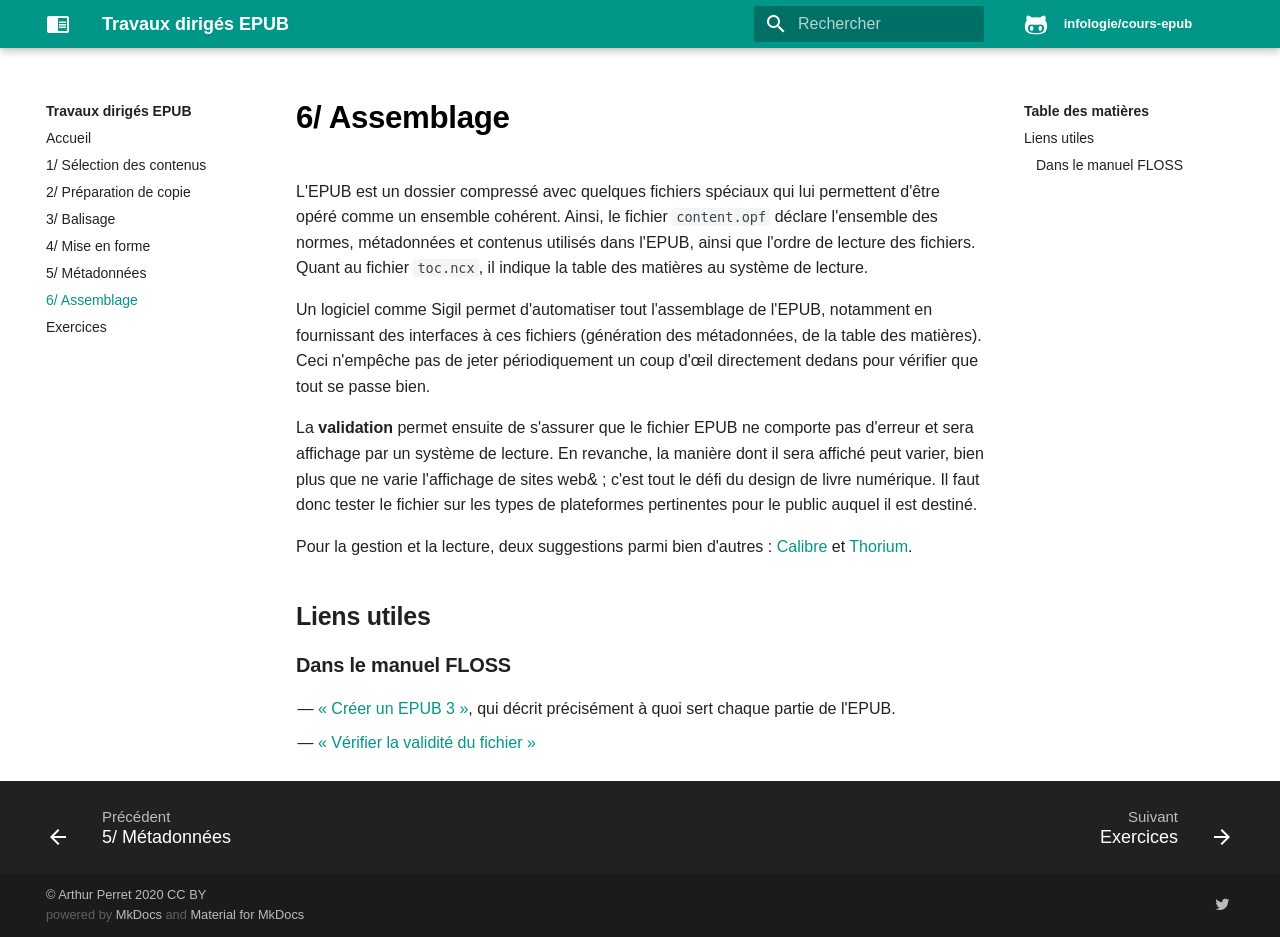
<file: 6Assemblage/index.html>
<!doctype html>
<html lang="fr" class="no-js">
  <head>
    
      <meta charset="utf-8">
      <meta name="viewport" content="width=device-width,initial-scale=1">
      <meta http-equiv="x-ua-compatible" content="ie=edge">
      
        <meta name="description" content="Ressources pédagogiques EPUB – Arthur Perret 2020">
      
      
        <link rel="canonical" href="https://infologie.github.io/cours-epub/6Assemblage/">
      
      
        <meta name="author" content="Arthur Perret">
      
      
        <meta name="lang:clipboard.copy" content="Copier dans le presse-papier">
      
        <meta name="lang:clipboard.copied" content="Copié dans le presse-papier">
      
        <meta name="lang:search.language" content="fr">
      
        <meta name="lang:search.pipeline.stopwords" content="True">
      
        <meta name="lang:search.pipeline.trimmer" content="True">
      
        <meta name="lang:search.result.none" content="Aucun document trouvé">
      
        <meta name="lang:search.result.one" content="1 document trouvé">
      
        <meta name="lang:search.result.other" content="# documents trouvés">
      
        <meta name="lang:search.tokenizer" content="[\s\-]+">
      
      <link rel="shortcut icon" href="../assets/images/favicon.png">
      <meta name="generator" content="mkdocs-1.1, mkdocs-material-4.6.3">
    
    
      
        <title>6/ Assemblage - Travaux dirigés EPUB</title>
      
    
    
      <link rel="stylesheet" href="../assets/stylesheets/application.adb8469c.css">
      
        <link rel="stylesheet" href="../assets/stylesheets/application-palette.a8b3c06d.css">
      
      
        
        
        <meta name="theme-color" content="#009688">
      
    
    
      <script src="../assets/javascripts/modernizr.86422ebf.js"></script>
    
    
      
    
    <link rel="stylesheet" href="../assets/fonts/material-icons.css">
    
    
      <link rel="stylesheet" href="../css/custom.css">
    
    
      
    
    
  <meta name="twitter:card" content="summary_large_image">
  <meta name="twitter:site" content="@arthurperret">
  <meta name="twitter:creator" content="@arthurperret">
  
    <meta property="twitter:title" content="6/ Assemblage - Travaux dirigés EPUB">
  
  <meta name="twitter:description" content="Ressources pédagogiques EPUB – Arthur Perret 2020">
  <meta name="twitter:image" content="https://infologie.github.io/md-pandoc-reveal/assets/images/infologie.png">
  <meta name="twitter:image:alt" content="Infologie sur Github">

  </head>
  
    
    
    <body dir="ltr" data-md-color-primary="teal" data-md-color-accent="green">
  
    <svg class="md-svg">
      <defs>
        
        
          <svg xmlns="http://www.w3.org/2000/svg" width="416" height="448" viewBox="0 0 416 448" id="__github"><path fill="currentColor" d="M160 304q0 10-3.125 20.5t-10.75 19T128 352t-18.125-8.5-10.75-19T96 304t3.125-20.5 10.75-19T128 256t18.125 8.5 10.75 19T160 304zm160 0q0 10-3.125 20.5t-10.75 19T288 352t-18.125-8.5-10.75-19T256 304t3.125-20.5 10.75-19T288 256t18.125 8.5 10.75 19T320 304zm40 0q0-30-17.25-51T296 232q-10.25 0-48.75 5.25Q229.5 240 208 240t-39.25-2.75Q130.75 232 120 232q-29.5 0-46.75 21T56 304q0 22 8 38.375t20.25 25.75 30.5 15 35 7.375 37.25 1.75h42q20.5 0 37.25-1.75t35-7.375 30.5-15 20.25-25.75T360 304zm56-44q0 51.75-15.25 82.75-9.5 19.25-26.375 33.25t-35.25 21.5-42.5 11.875-42.875 5.5T212 416q-19.5 0-35.5-.75t-36.875-3.125-38.125-7.5-34.25-12.875T37 371.5t-21.5-28.75Q0 312 0 260q0-59.25 34-99-6.75-20.5-6.75-42.5 0-29 12.75-54.5 27 0 47.5 9.875t47.25 30.875Q171.5 96 212 96q37 0 70 8 26.25-20.5 46.75-30.25T376 64q12.75 25.5 12.75 54.5 0 21.75-6.75 42 34 40 34 99.5z"/></svg>
        
      </defs>
    </svg>
    <input class="md-toggle" data-md-toggle="drawer" type="checkbox" id="__drawer" autocomplete="off">
    <input class="md-toggle" data-md-toggle="search" type="checkbox" id="__search" autocomplete="off">
    <label class="md-overlay" data-md-component="overlay" for="__drawer"></label>
    
      <a href="#liens-utiles" tabindex="0" class="md-skip">
        Skip to content
      </a>
    
    
      <header class="md-header" data-md-component="header">
  <nav class="md-header-nav md-grid">
    <div class="md-flex">
      <div class="md-flex__cell md-flex__cell--shrink">
        <a href="https://infologie.github.io/cours-epub/" title="Travaux dirigés EPUB" aria-label="Travaux dirigés EPUB" class="md-header-nav__button md-logo">
          
            <i class="md-icon">chrome_reader_mode</i>
          
        </a>
      </div>
      <div class="md-flex__cell md-flex__cell--shrink">
        <label class="md-icon md-icon--menu md-header-nav__button" for="__drawer"></label>
      </div>
      <div class="md-flex__cell md-flex__cell--stretch">
        <div class="md-flex__ellipsis md-header-nav__title" data-md-component="title">
          
            <span class="md-header-nav__topic">
              Travaux dirigés EPUB
            </span>
            <span class="md-header-nav__topic">
              
                6/ Assemblage
              
            </span>
          
        </div>
      </div>
      <div class="md-flex__cell md-flex__cell--shrink">
        
          <label class="md-icon md-icon--search md-header-nav__button" for="__search"></label>
          
<div class="md-search" data-md-component="search" role="dialog">
  <label class="md-search__overlay" for="__search"></label>
  <div class="md-search__inner" role="search">
    <form class="md-search__form" name="search">
      <input type="text" class="md-search__input" aria-label="search" name="query" placeholder="Rechercher" autocapitalize="off" autocorrect="off" autocomplete="off" spellcheck="false" data-md-component="query" data-md-state="active">
      <label class="md-icon md-search__icon" for="__search"></label>
      <button type="reset" class="md-icon md-search__icon" data-md-component="reset" tabindex="-1">
        &#xE5CD;
      </button>
    </form>
    <div class="md-search__output">
      <div class="md-search__scrollwrap" data-md-scrollfix>
        <div class="md-search-result" data-md-component="result">
          <div class="md-search-result__meta">
            Taper pour démarrer la recherche
          </div>
          <ol class="md-search-result__list"></ol>
        </div>
      </div>
    </div>
  </div>
</div>
        
      </div>
      
        <div class="md-flex__cell md-flex__cell--shrink">
          <div class="md-header-nav__source">
            


  

<a href="https://github.com/infologie/cours-epub" title="Aller au dépôt" class="md-source" data-md-source="github">
  
    <div class="md-source__icon">
      <svg viewBox="0 0 24 24" width="24" height="24">
        <use xlink:href="#__github" width="24" height="24"></use>
      </svg>
    </div>
  
  <div class="md-source__repository">
    infologie/cours-epub
  </div>
</a>
          </div>
        </div>
      
    </div>
  </nav>
</header>
    
    <div class="md-container">
      
        
      
      
      <main class="md-main" role="main">
        <div class="md-main__inner md-grid" data-md-component="container">
          
            
              <div class="md-sidebar md-sidebar--primary" data-md-component="navigation">
                <div class="md-sidebar__scrollwrap">
                  <div class="md-sidebar__inner">
                    <nav class="md-nav md-nav--primary" data-md-level="0">
  <label class="md-nav__title md-nav__title--site" for="__drawer">
    <a href="https://infologie.github.io/cours-epub/" title="Travaux dirigés EPUB" class="md-nav__button md-logo">
      
        <i class="md-icon">chrome_reader_mode</i>
      
    </a>
    Travaux dirigés EPUB
  </label>
  
    <div class="md-nav__source">
      


  

<a href="https://github.com/infologie/cours-epub" title="Aller au dépôt" class="md-source" data-md-source="github">
  
    <div class="md-source__icon">
      <svg viewBox="0 0 24 24" width="24" height="24">
        <use xlink:href="#__github" width="24" height="24"></use>
      </svg>
    </div>
  
  <div class="md-source__repository">
    infologie/cours-epub
  </div>
</a>
    </div>
  
  <ul class="md-nav__list" data-md-scrollfix>
    
      
      
      


  <li class="md-nav__item">
    <a href=".." title="Accueil" class="md-nav__link">
      Accueil
    </a>
  </li>

    
      
      
      


  <li class="md-nav__item">
    <a href="../1Selection/" title="1/ Sélection des contenus" class="md-nav__link">
      1/ Sélection des contenus
    </a>
  </li>

    
      
      
      


  <li class="md-nav__item">
    <a href="../2PreparationDeCopie/" title="2/ Préparation de copie" class="md-nav__link">
      2/ Préparation de copie
    </a>
  </li>

    
      
      
      


  <li class="md-nav__item">
    <a href="../3Balisage/" title="3/ Balisage" class="md-nav__link">
      3/ Balisage
    </a>
  </li>

    
      
      
      


  <li class="md-nav__item">
    <a href="../4MiseEnForme/" title="4/ Mise en forme" class="md-nav__link">
      4/ Mise en forme
    </a>
  </li>

    
      
      
      


  <li class="md-nav__item">
    <a href="../5Metadonnees/" title="5/ Métadonnées" class="md-nav__link">
      5/ Métadonnées
    </a>
  </li>

    
      
      
      

  


  <li class="md-nav__item md-nav__item--active">
    
    <input class="md-toggle md-nav__toggle" data-md-toggle="toc" type="checkbox" id="__toc">
    
    
      <label class="md-nav__link md-nav__link--active" for="__toc">
        6/ Assemblage
      </label>
    
    <a href="./" title="6/ Assemblage" class="md-nav__link md-nav__link--active">
      6/ Assemblage
    </a>
    
      
<nav class="md-nav md-nav--secondary">
  
  
  
    <label class="md-nav__title" for="__toc">Table des matières</label>
    <ul class="md-nav__list" data-md-scrollfix>
      
        <li class="md-nav__item">
  <a href="#liens-utiles" class="md-nav__link">
    Liens utiles
  </a>
  
    <nav class="md-nav">
      <ul class="md-nav__list">
        
          <li class="md-nav__item">
  <a href="#dans-le-manuel-floss" class="md-nav__link">
    Dans le manuel FLOSS
  </a>
  
</li>
        
      </ul>
    </nav>
  
</li>
      
      
      
      
      
    </ul>
  
</nav>
    
  </li>

    
      
      
      


  <li class="md-nav__item">
    <a href="../Exercices/" title="Exercices" class="md-nav__link">
      Exercices
    </a>
  </li>

    
  </ul>
</nav>
                  </div>
                </div>
              </div>
            
            
              <div class="md-sidebar md-sidebar--secondary" data-md-component="toc">
                <div class="md-sidebar__scrollwrap">
                  <div class="md-sidebar__inner">
                    
<nav class="md-nav md-nav--secondary">
  
  
  
    <label class="md-nav__title" for="__toc">Table des matières</label>
    <ul class="md-nav__list" data-md-scrollfix>
      
        <li class="md-nav__item">
  <a href="#liens-utiles" class="md-nav__link">
    Liens utiles
  </a>
  
    <nav class="md-nav">
      <ul class="md-nav__list">
        
          <li class="md-nav__item">
  <a href="#dans-le-manuel-floss" class="md-nav__link">
    Dans le manuel FLOSS
  </a>
  
</li>
        
      </ul>
    </nav>
  
</li>
      
      
      
      
      
    </ul>
  
</nav>
                  </div>
                </div>
              </div>
            
          
          <div class="md-content">
            <article class="md-content__inner md-typeset">
              
                
                
                  <h1>6/ Assemblage</h1>
                
                <p>L'EPUB est un dossier compressé avec quelques fichiers spéciaux qui lui permettent d'être opéré comme un ensemble cohérent. Ainsi, le fichier <code>content.opf</code> déclare l'ensemble des normes, métadonnées et contenus utilisés dans l'EPUB, ainsi que l'ordre de lecture des fichiers. Quant au fichier <code>toc.ncx</code>, il indique la table des matières au système de lecture.</p>
<p>Un logiciel comme Sigil permet d'automatiser tout l'assemblage de l'EPUB, notamment en fournissant des interfaces à ces fichiers (génération des métadonnées, de la table des matières). Ceci n'empêche pas de jeter périodiquement un coup d'œil directement dedans pour vérifier que tout se passe bien.</p>
<p>La <strong>validation</strong> permet ensuite de s'assurer que le fichier EPUB ne comporte pas d'erreur et sera affichage par un système de lecture. En revanche, la manière dont il sera affiché peut varier, bien plus que ne varie l'affichage de sites web&amp; ; c'est tout le défi du design de livre numérique. Il faut donc tester le fichier sur les types de plateformes pertinentes pour le public auquel il est destiné.</p>
<p>Pour la gestion et la lecture, deux suggestions parmi bien d'autres : <a href="https://calibre-ebook.com/">Calibre</a> et <a href="https://www.edrlab.org/software/thorium-reader/">Thorium</a>.</p>
<h2 id="liens-utiles">Liens utiles</h2>
<h3 id="dans-le-manuel-floss">Dans le manuel FLOSS</h3>
<ul>
<li><a href="https://fr.flossmanuals.net/creer-un-epub/epub-3/">« Créer un EPUB 3 »</a>, qui décrit précisément à quoi sert chaque partie de l'EPUB.</li>
<li><a href="https://fr.flossmanuals.net/creer-un-epub/verifier-la-validite-du-fichier/">« Vérifier la validité du fichier »</a></li>
</ul>
                
                  
                
                
              
              
                


              
            </article>
          </div>
        </div>
      </main>
      
        
<footer class="md-footer">
  
    <div class="md-footer-nav">
      <nav class="md-footer-nav__inner md-grid">
        
          <a href="../5Metadonnees/" title="5/ Métadonnées" class="md-flex md-footer-nav__link md-footer-nav__link--prev" rel="prev">
            <div class="md-flex__cell md-flex__cell--shrink">
              <i class="md-icon md-icon--arrow-back md-footer-nav__button"></i>
            </div>
            <div class="md-flex__cell md-flex__cell--stretch md-footer-nav__title">
              <span class="md-flex__ellipsis">
                <span class="md-footer-nav__direction">
                  Précédent
                </span>
                5/ Métadonnées
              </span>
            </div>
          </a>
        
        
          <a href="../Exercices/" title="Exercices" class="md-flex md-footer-nav__link md-footer-nav__link--next" rel="next">
            <div class="md-flex__cell md-flex__cell--stretch md-footer-nav__title">
              <span class="md-flex__ellipsis">
                <span class="md-footer-nav__direction">
                  Suivant
                </span>
                Exercices
              </span>
            </div>
            <div class="md-flex__cell md-flex__cell--shrink">
              <i class="md-icon md-icon--arrow-forward md-footer-nav__button"></i>
            </div>
          </a>
        
      </nav>
    </div>
  
  <div class="md-footer-meta md-typeset">
    <div class="md-footer-meta__inner md-grid">
      <div class="md-footer-copyright">
        
          <div class="md-footer-copyright__highlight">
            © Arthur Perret 2020 CC BY
          </div>
        
        powered by
        <a href="https://www.mkdocs.org" target="_blank" rel="noopener">MkDocs</a>
        and
        <a href="https://squidfunk.github.io/mkdocs-material/" target="_blank" rel="noopener">
          Material for MkDocs</a>
      </div>
      
  <div class="md-footer-social">
    <link rel="stylesheet" href="../assets/fonts/font-awesome.css">
    
      <a href="https://twitter.com/arthurperret" target="_blank" rel="noopener" title="twitter" class="md-footer-social__link fa fa-twitter"></a>
    
  </div>

    </div>
  </div>
</footer>
      
    </div>
    
      <script src="../assets/javascripts/application.c33a9706.js"></script>
      
        
        
          
          <script src="../assets/javascripts/lunr/lunr.stemmer.support.js"></script>
          
            
              
              
                <script src="../assets/javascripts/lunr/lunr.fr.js"></script>
              
            
          
          
        
      
      <script>app.initialize({version:"1.1",url:{base:".."}})</script>
      
    
  </body>
</html>
</file>
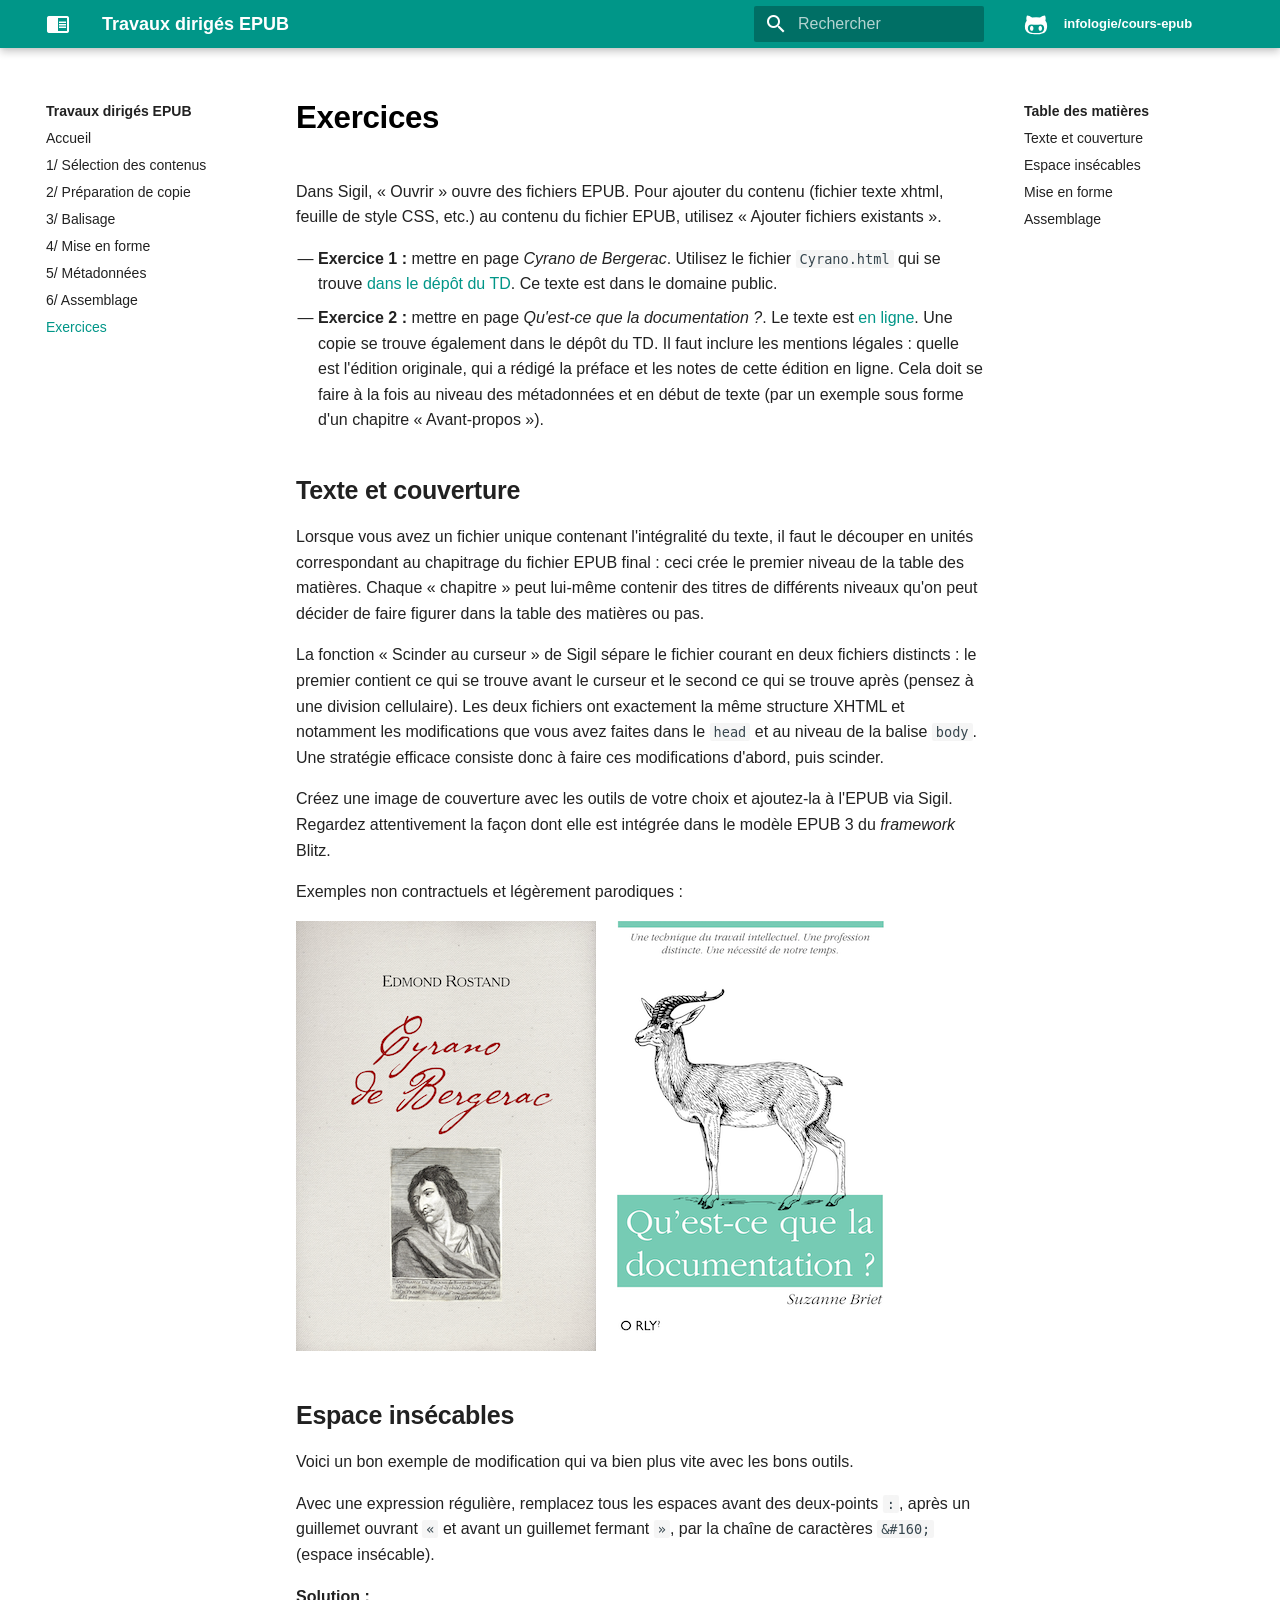
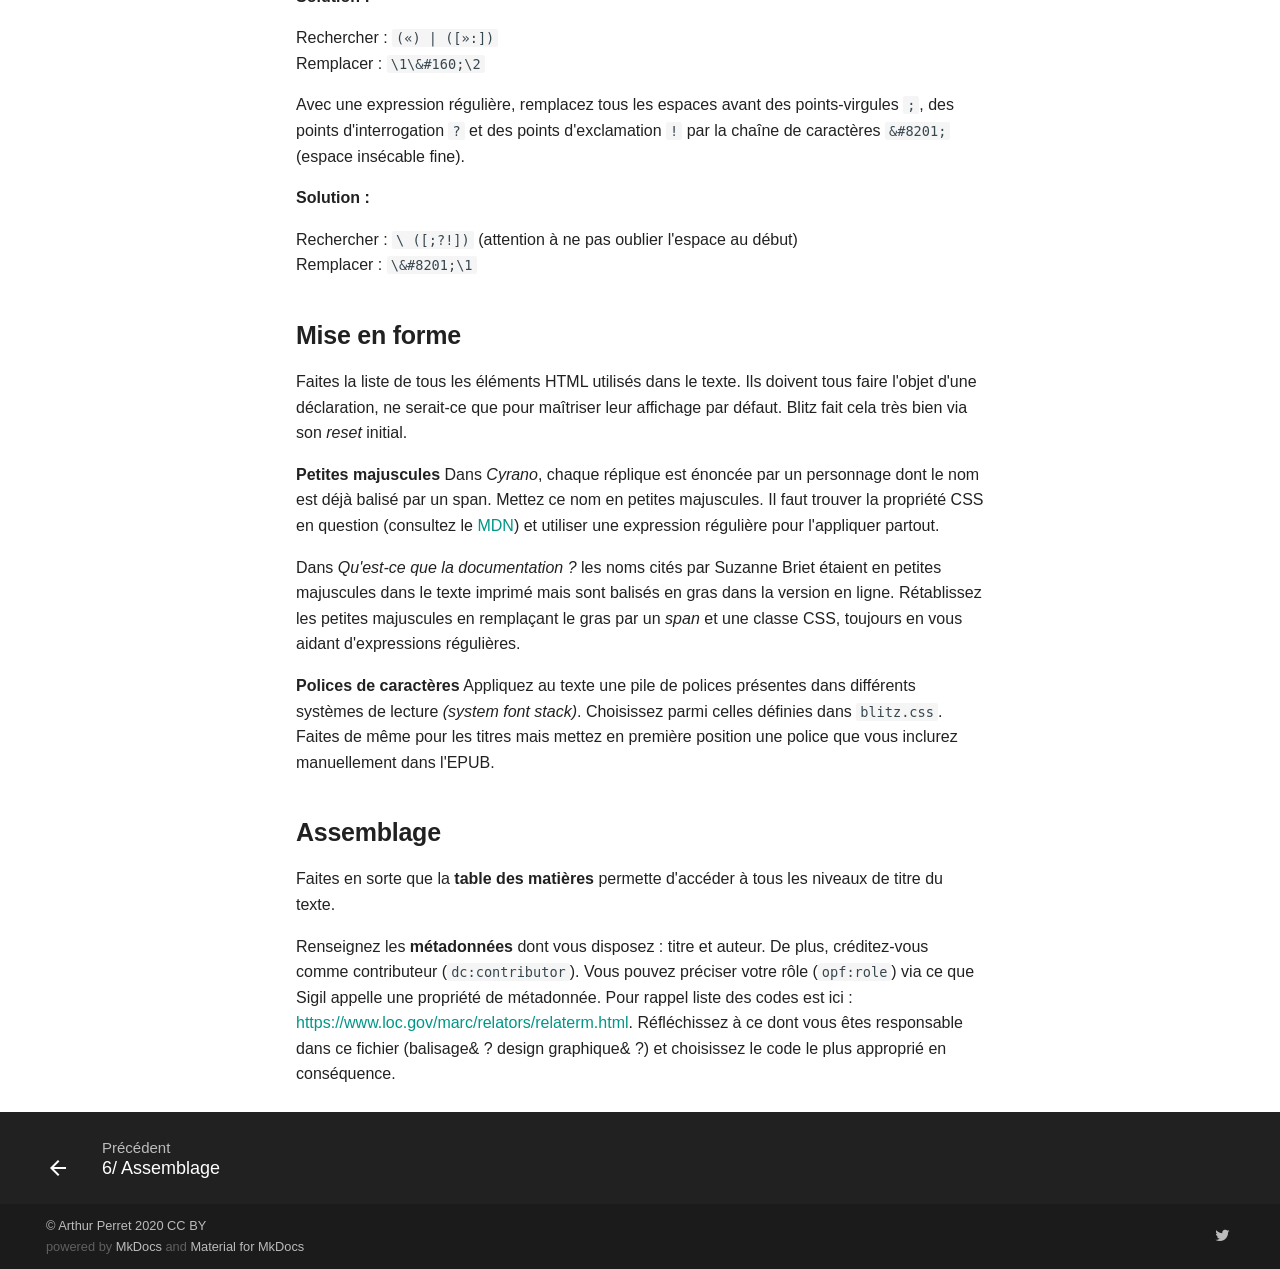
<file: Exercices/index.html>
<!doctype html>
<html lang="fr" class="no-js">
  <head>
    
      <meta charset="utf-8">
      <meta name="viewport" content="width=device-width,initial-scale=1">
      <meta http-equiv="x-ua-compatible" content="ie=edge">
      
        <meta name="description" content="Ressources pédagogiques EPUB – Arthur Perret 2020">
      
      
        <link rel="canonical" href="https://infologie.github.io/cours-epub/Exercices/">
      
      
        <meta name="author" content="Arthur Perret">
      
      
        <meta name="lang:clipboard.copy" content="Copier dans le presse-papier">
      
        <meta name="lang:clipboard.copied" content="Copié dans le presse-papier">
      
        <meta name="lang:search.language" content="fr">
      
        <meta name="lang:search.pipeline.stopwords" content="True">
      
        <meta name="lang:search.pipeline.trimmer" content="True">
      
        <meta name="lang:search.result.none" content="Aucun document trouvé">
      
        <meta name="lang:search.result.one" content="1 document trouvé">
      
        <meta name="lang:search.result.other" content="# documents trouvés">
      
        <meta name="lang:search.tokenizer" content="[\s\-]+">
      
      <link rel="shortcut icon" href="../assets/images/favicon.png">
      <meta name="generator" content="mkdocs-1.1, mkdocs-material-4.6.3">
    
    
      
        <title>Exercices - Travaux dirigés EPUB</title>
      
    
    
      <link rel="stylesheet" href="../assets/stylesheets/application.adb8469c.css">
      
        <link rel="stylesheet" href="../assets/stylesheets/application-palette.a8b3c06d.css">
      
      
        
        
        <meta name="theme-color" content="#009688">
      
    
    
      <script src="../assets/javascripts/modernizr.86422ebf.js"></script>
    
    
      
    
    <link rel="stylesheet" href="../assets/fonts/material-icons.css">
    
    
      <link rel="stylesheet" href="../css/custom.css">
    
    
      
    
    
  <meta name="twitter:card" content="summary_large_image">
  <meta name="twitter:site" content="@arthurperret">
  <meta name="twitter:creator" content="@arthurperret">
  
    <meta property="twitter:title" content="Exercices - Travaux dirigés EPUB">
  
  <meta name="twitter:description" content="Ressources pédagogiques EPUB – Arthur Perret 2020">
  <meta name="twitter:image" content="https://infologie.github.io/md-pandoc-reveal/assets/images/infologie.png">
  <meta name="twitter:image:alt" content="Infologie sur Github">

  </head>
  
    
    
    <body dir="ltr" data-md-color-primary="teal" data-md-color-accent="green">
  
    <svg class="md-svg">
      <defs>
        
        
          <svg xmlns="http://www.w3.org/2000/svg" width="416" height="448" viewBox="0 0 416 448" id="__github"><path fill="currentColor" d="M160 304q0 10-3.125 20.5t-10.75 19T128 352t-18.125-8.5-10.75-19T96 304t3.125-20.5 10.75-19T128 256t18.125 8.5 10.75 19T160 304zm160 0q0 10-3.125 20.5t-10.75 19T288 352t-18.125-8.5-10.75-19T256 304t3.125-20.5 10.75-19T288 256t18.125 8.5 10.75 19T320 304zm40 0q0-30-17.25-51T296 232q-10.25 0-48.75 5.25Q229.5 240 208 240t-39.25-2.75Q130.75 232 120 232q-29.5 0-46.75 21T56 304q0 22 8 38.375t20.25 25.75 30.5 15 35 7.375 37.25 1.75h42q20.5 0 37.25-1.75t35-7.375 30.5-15 20.25-25.75T360 304zm56-44q0 51.75-15.25 82.75-9.5 19.25-26.375 33.25t-35.25 21.5-42.5 11.875-42.875 5.5T212 416q-19.5 0-35.5-.75t-36.875-3.125-38.125-7.5-34.25-12.875T37 371.5t-21.5-28.75Q0 312 0 260q0-59.25 34-99-6.75-20.5-6.75-42.5 0-29 12.75-54.5 27 0 47.5 9.875t47.25 30.875Q171.5 96 212 96q37 0 70 8 26.25-20.5 46.75-30.25T376 64q12.75 25.5 12.75 54.5 0 21.75-6.75 42 34 40 34 99.5z"/></svg>
        
      </defs>
    </svg>
    <input class="md-toggle" data-md-toggle="drawer" type="checkbox" id="__drawer" autocomplete="off">
    <input class="md-toggle" data-md-toggle="search" type="checkbox" id="__search" autocomplete="off">
    <label class="md-overlay" data-md-component="overlay" for="__drawer"></label>
    
      <a href="#texte-et-couverture" tabindex="0" class="md-skip">
        Skip to content
      </a>
    
    
      <header class="md-header" data-md-component="header">
  <nav class="md-header-nav md-grid">
    <div class="md-flex">
      <div class="md-flex__cell md-flex__cell--shrink">
        <a href="https://infologie.github.io/cours-epub/" title="Travaux dirigés EPUB" aria-label="Travaux dirigés EPUB" class="md-header-nav__button md-logo">
          
            <i class="md-icon">chrome_reader_mode</i>
          
        </a>
      </div>
      <div class="md-flex__cell md-flex__cell--shrink">
        <label class="md-icon md-icon--menu md-header-nav__button" for="__drawer"></label>
      </div>
      <div class="md-flex__cell md-flex__cell--stretch">
        <div class="md-flex__ellipsis md-header-nav__title" data-md-component="title">
          
            <span class="md-header-nav__topic">
              Travaux dirigés EPUB
            </span>
            <span class="md-header-nav__topic">
              
                Exercices
              
            </span>
          
        </div>
      </div>
      <div class="md-flex__cell md-flex__cell--shrink">
        
          <label class="md-icon md-icon--search md-header-nav__button" for="__search"></label>
          
<div class="md-search" data-md-component="search" role="dialog">
  <label class="md-search__overlay" for="__search"></label>
  <div class="md-search__inner" role="search">
    <form class="md-search__form" name="search">
      <input type="text" class="md-search__input" aria-label="search" name="query" placeholder="Rechercher" autocapitalize="off" autocorrect="off" autocomplete="off" spellcheck="false" data-md-component="query" data-md-state="active">
      <label class="md-icon md-search__icon" for="__search"></label>
      <button type="reset" class="md-icon md-search__icon" data-md-component="reset" tabindex="-1">
        &#xE5CD;
      </button>
    </form>
    <div class="md-search__output">
      <div class="md-search__scrollwrap" data-md-scrollfix>
        <div class="md-search-result" data-md-component="result">
          <div class="md-search-result__meta">
            Taper pour démarrer la recherche
          </div>
          <ol class="md-search-result__list"></ol>
        </div>
      </div>
    </div>
  </div>
</div>
        
      </div>
      
        <div class="md-flex__cell md-flex__cell--shrink">
          <div class="md-header-nav__source">
            


  

<a href="https://github.com/infologie/cours-epub" title="Aller au dépôt" class="md-source" data-md-source="github">
  
    <div class="md-source__icon">
      <svg viewBox="0 0 24 24" width="24" height="24">
        <use xlink:href="#__github" width="24" height="24"></use>
      </svg>
    </div>
  
  <div class="md-source__repository">
    infologie/cours-epub
  </div>
</a>
          </div>
        </div>
      
    </div>
  </nav>
</header>
    
    <div class="md-container">
      
        
      
      
      <main class="md-main" role="main">
        <div class="md-main__inner md-grid" data-md-component="container">
          
            
              <div class="md-sidebar md-sidebar--primary" data-md-component="navigation">
                <div class="md-sidebar__scrollwrap">
                  <div class="md-sidebar__inner">
                    <nav class="md-nav md-nav--primary" data-md-level="0">
  <label class="md-nav__title md-nav__title--site" for="__drawer">
    <a href="https://infologie.github.io/cours-epub/" title="Travaux dirigés EPUB" class="md-nav__button md-logo">
      
        <i class="md-icon">chrome_reader_mode</i>
      
    </a>
    Travaux dirigés EPUB
  </label>
  
    <div class="md-nav__source">
      


  

<a href="https://github.com/infologie/cours-epub" title="Aller au dépôt" class="md-source" data-md-source="github">
  
    <div class="md-source__icon">
      <svg viewBox="0 0 24 24" width="24" height="24">
        <use xlink:href="#__github" width="24" height="24"></use>
      </svg>
    </div>
  
  <div class="md-source__repository">
    infologie/cours-epub
  </div>
</a>
    </div>
  
  <ul class="md-nav__list" data-md-scrollfix>
    
      
      
      


  <li class="md-nav__item">
    <a href=".." title="Accueil" class="md-nav__link">
      Accueil
    </a>
  </li>

    
      
      
      


  <li class="md-nav__item">
    <a href="../1Selection/" title="1/ Sélection des contenus" class="md-nav__link">
      1/ Sélection des contenus
    </a>
  </li>

    
      
      
      


  <li class="md-nav__item">
    <a href="../2PreparationDeCopie/" title="2/ Préparation de copie" class="md-nav__link">
      2/ Préparation de copie
    </a>
  </li>

    
      
      
      


  <li class="md-nav__item">
    <a href="../3Balisage/" title="3/ Balisage" class="md-nav__link">
      3/ Balisage
    </a>
  </li>

    
      
      
      


  <li class="md-nav__item">
    <a href="../4MiseEnForme/" title="4/ Mise en forme" class="md-nav__link">
      4/ Mise en forme
    </a>
  </li>

    
      
      
      


  <li class="md-nav__item">
    <a href="../5Metadonnees/" title="5/ Métadonnées" class="md-nav__link">
      5/ Métadonnées
    </a>
  </li>

    
      
      
      


  <li class="md-nav__item">
    <a href="../6Assemblage/" title="6/ Assemblage" class="md-nav__link">
      6/ Assemblage
    </a>
  </li>

    
      
      
      

  


  <li class="md-nav__item md-nav__item--active">
    
    <input class="md-toggle md-nav__toggle" data-md-toggle="toc" type="checkbox" id="__toc">
    
    
      <label class="md-nav__link md-nav__link--active" for="__toc">
        Exercices
      </label>
    
    <a href="./" title="Exercices" class="md-nav__link md-nav__link--active">
      Exercices
    </a>
    
      
<nav class="md-nav md-nav--secondary">
  
  
  
    <label class="md-nav__title" for="__toc">Table des matières</label>
    <ul class="md-nav__list" data-md-scrollfix>
      
        <li class="md-nav__item">
  <a href="#texte-et-couverture" class="md-nav__link">
    Texte et couverture
  </a>
  
</li>
      
        <li class="md-nav__item">
  <a href="#espace-insecables" class="md-nav__link">
    Espace insécables
  </a>
  
</li>
      
        <li class="md-nav__item">
  <a href="#mise-en-forme" class="md-nav__link">
    Mise en forme
  </a>
  
</li>
      
        <li class="md-nav__item">
  <a href="#assemblage" class="md-nav__link">
    Assemblage
  </a>
  
</li>
      
      
      
      
      
    </ul>
  
</nav>
    
  </li>

    
  </ul>
</nav>
                  </div>
                </div>
              </div>
            
            
              <div class="md-sidebar md-sidebar--secondary" data-md-component="toc">
                <div class="md-sidebar__scrollwrap">
                  <div class="md-sidebar__inner">
                    
<nav class="md-nav md-nav--secondary">
  
  
  
    <label class="md-nav__title" for="__toc">Table des matières</label>
    <ul class="md-nav__list" data-md-scrollfix>
      
        <li class="md-nav__item">
  <a href="#texte-et-couverture" class="md-nav__link">
    Texte et couverture
  </a>
  
</li>
      
        <li class="md-nav__item">
  <a href="#espace-insecables" class="md-nav__link">
    Espace insécables
  </a>
  
</li>
      
        <li class="md-nav__item">
  <a href="#mise-en-forme" class="md-nav__link">
    Mise en forme
  </a>
  
</li>
      
        <li class="md-nav__item">
  <a href="#assemblage" class="md-nav__link">
    Assemblage
  </a>
  
</li>
      
      
      
      
      
    </ul>
  
</nav>
                  </div>
                </div>
              </div>
            
          
          <div class="md-content">
            <article class="md-content__inner md-typeset">
              
                
                
                  <h1>Exercices</h1>
                
                <p>Dans Sigil, « Ouvrir » ouvre des fichiers EPUB. Pour ajouter du contenu (fichier texte xhtml, feuille de style CSS, etc.) au contenu du fichier EPUB, utilisez « Ajouter fichiers existants ».</p>
<ul>
<li><strong>Exercice 1 :</strong> mettre en page <em>Cyrano de Bergerac</em>. Utilisez le fichier <code>Cyrano.html</code> qui se trouve <a href="https://github.com/infologie/cours-epub">dans le dépôt du TD</a>. Ce texte est dans le domaine public.</li>
<li><strong>Exercice 2 :</strong> mettre en page <em>Qu'est-ce que la documentation ?</em>. Le texte est <a href="http://martinetl.free.fr/suzannebriet/questcequeladocumentation/">en ligne</a>. Une copie se trouve également dans le dépôt du TD. Il faut inclure les mentions légales : quelle est l'édition originale, qui a rédigé la préface et les notes de cette édition en ligne. Cela doit se faire à la fois au niveau des métadonnées et en début de texte (par un exemple sous forme d'un chapitre « Avant-propos »).</li>
</ul>
<h2 id="texte-et-couverture">Texte et couverture</h2>
<p>Lorsque vous avez un fichier unique contenant l'intégralité du texte, il faut le découper en unités correspondant au chapitrage du fichier EPUB final : ceci crée le premier niveau de la table des matières. Chaque « chapitre » peut lui-même contenir des titres de différents niveaux qu'on peut décider de faire figurer dans la table des matières ou pas.</p>
<p>La fonction « Scinder au curseur » de Sigil sépare le fichier courant en deux fichiers distincts : le premier contient ce qui se trouve avant le curseur et le second ce qui se trouve après (pensez à une division cellulaire). Les deux fichiers ont exactement la même structure XHTML et notamment les modifications que vous avez faites dans le <code>head</code> et au niveau de la balise <code>body</code>. Une stratégie efficace consiste donc à faire ces modifications d'abord, puis scinder.</p>
<p>Créez une image de couverture avec les outils de votre choix et ajoutez-la à l'EPUB via Sigil. Regardez attentivement la façon dont elle est intégrée dans le modèle EPUB 3 du <em>framework</em> Blitz.</p>
<p>Exemples non contractuels et légèrement parodiques :</p>
<p><img alt="" src="../assets/images/coverCyrano.png" />
<img alt="" src="../assets/images/coverBriet.png" /></p>
<h2 id="espace-insecables">Espace insécables</h2>
<p>Voici un bon exemple de modification qui va bien plus vite avec les bons outils.</p>
<p>Avec une expression régulière, remplacez tous les espaces avant des deux-points <code>:</code>, après un guillemet ouvrant <code>«</code> et avant un guillemet fermant <code>»</code>, par la chaîne de caractères <code>&amp;#160;</code> (espace insécable).</p>
<p><strong>Solution :</strong></p>
<p>Rechercher : <code>(«) | ([»:])</code><br />
Remplacer : <code>\1\&amp;#160;\2</code></p>
<p>Avec une expression régulière, remplacez tous les espaces avant des points-virgules <code>;</code>, des points d'interrogation <code>?</code> et des points d'exclamation <code>!</code> par la chaîne de caractères <code>&amp;#8201;</code> (espace insécable fine).</p>
<p><strong>Solution :</strong></p>
<p>Rechercher : <code>\ ([;?!])</code> (attention à ne pas oublier l'espace au début)<br />
Remplacer : <code>\&amp;#8201;\1</code></p>
<h2 id="mise-en-forme">Mise en forme</h2>
<p>Faites la liste de tous les éléments HTML utilisés dans le texte. Ils doivent tous faire l'objet d'une déclaration, ne serait-ce que pour maîtriser leur affichage par défaut. Blitz fait cela très bien via son <em>reset</em> initial.</p>
<p><strong>Petites majuscules</strong> Dans <em>Cyrano</em>, chaque réplique est énoncée par un personnage dont le nom est déjà balisé par un span. Mettez ce nom en petites majuscules. Il faut trouver la propriété CSS en question (consultez le <a href="https://developer.mozilla.org/fr/docs/Web/CSS/">MDN</a>) et utiliser une expression régulière pour l'appliquer partout.</p>
<p>Dans <em>Qu'est-ce que la documentation ?</em> les noms cités par Suzanne Briet étaient en petites majuscules dans le texte imprimé mais sont balisés en gras dans la version en ligne. Rétablissez les petites majuscules en remplaçant le gras par un <em>span</em> et une classe CSS, toujours en vous aidant d'expressions régulières.</p>
<p><strong>Polices de caractères</strong> Appliquez au texte une pile de polices présentes dans différents systèmes de lecture <em>(system font stack)</em>. Choisissez parmi celles définies dans <code>blitz.css</code>. Faites de même pour les titres mais mettez en première position une police que vous inclurez manuellement dans l'EPUB.</p>
<h2 id="assemblage">Assemblage</h2>
<p>Faites en sorte que la <strong>table des matières</strong> permette d'accéder à tous les niveaux de titre du texte.</p>
<p>Renseignez les <strong>métadonnées</strong> dont vous disposez : titre et auteur. De plus, créditez-vous comme contributeur (<code>dc:contributor</code>). Vous pouvez préciser votre rôle (<code>opf:role</code>) via ce que Sigil appelle une propriété de métadonnée. Pour rappel liste des codes est ici : <a href="https://www.loc.gov/marc/relators/relaterm.html">https://www.loc.gov/marc/relators/relaterm.html</a>. Réfléchissez à ce dont vous êtes responsable dans ce fichier (balisage&amp; ? design graphique&amp; ?) et choisissez le code le plus approprié en conséquence.</p>
                
                  
                
                
              
              
                


              
            </article>
          </div>
        </div>
      </main>
      
        
<footer class="md-footer">
  
    <div class="md-footer-nav">
      <nav class="md-footer-nav__inner md-grid">
        
          <a href="../6Assemblage/" title="6/ Assemblage" class="md-flex md-footer-nav__link md-footer-nav__link--prev" rel="prev">
            <div class="md-flex__cell md-flex__cell--shrink">
              <i class="md-icon md-icon--arrow-back md-footer-nav__button"></i>
            </div>
            <div class="md-flex__cell md-flex__cell--stretch md-footer-nav__title">
              <span class="md-flex__ellipsis">
                <span class="md-footer-nav__direction">
                  Précédent
                </span>
                6/ Assemblage
              </span>
            </div>
          </a>
        
        
      </nav>
    </div>
  
  <div class="md-footer-meta md-typeset">
    <div class="md-footer-meta__inner md-grid">
      <div class="md-footer-copyright">
        
          <div class="md-footer-copyright__highlight">
            © Arthur Perret 2020 CC BY
          </div>
        
        powered by
        <a href="https://www.mkdocs.org" target="_blank" rel="noopener">MkDocs</a>
        and
        <a href="https://squidfunk.github.io/mkdocs-material/" target="_blank" rel="noopener">
          Material for MkDocs</a>
      </div>
      
  <div class="md-footer-social">
    <link rel="stylesheet" href="../assets/fonts/font-awesome.css">
    
      <a href="https://twitter.com/arthurperret" target="_blank" rel="noopener" title="twitter" class="md-footer-social__link fa fa-twitter"></a>
    
  </div>

    </div>
  </div>
</footer>
      
    </div>
    
      <script src="../assets/javascripts/application.c33a9706.js"></script>
      
        
        
          
          <script src="../assets/javascripts/lunr/lunr.stemmer.support.js"></script>
          
            
              
              
                <script src="../assets/javascripts/lunr/lunr.fr.js"></script>
              
            
          
          
        
      
      <script>app.initialize({version:"1.1",url:{base:".."}})</script>
      
    
  </body>
</html>
</file>
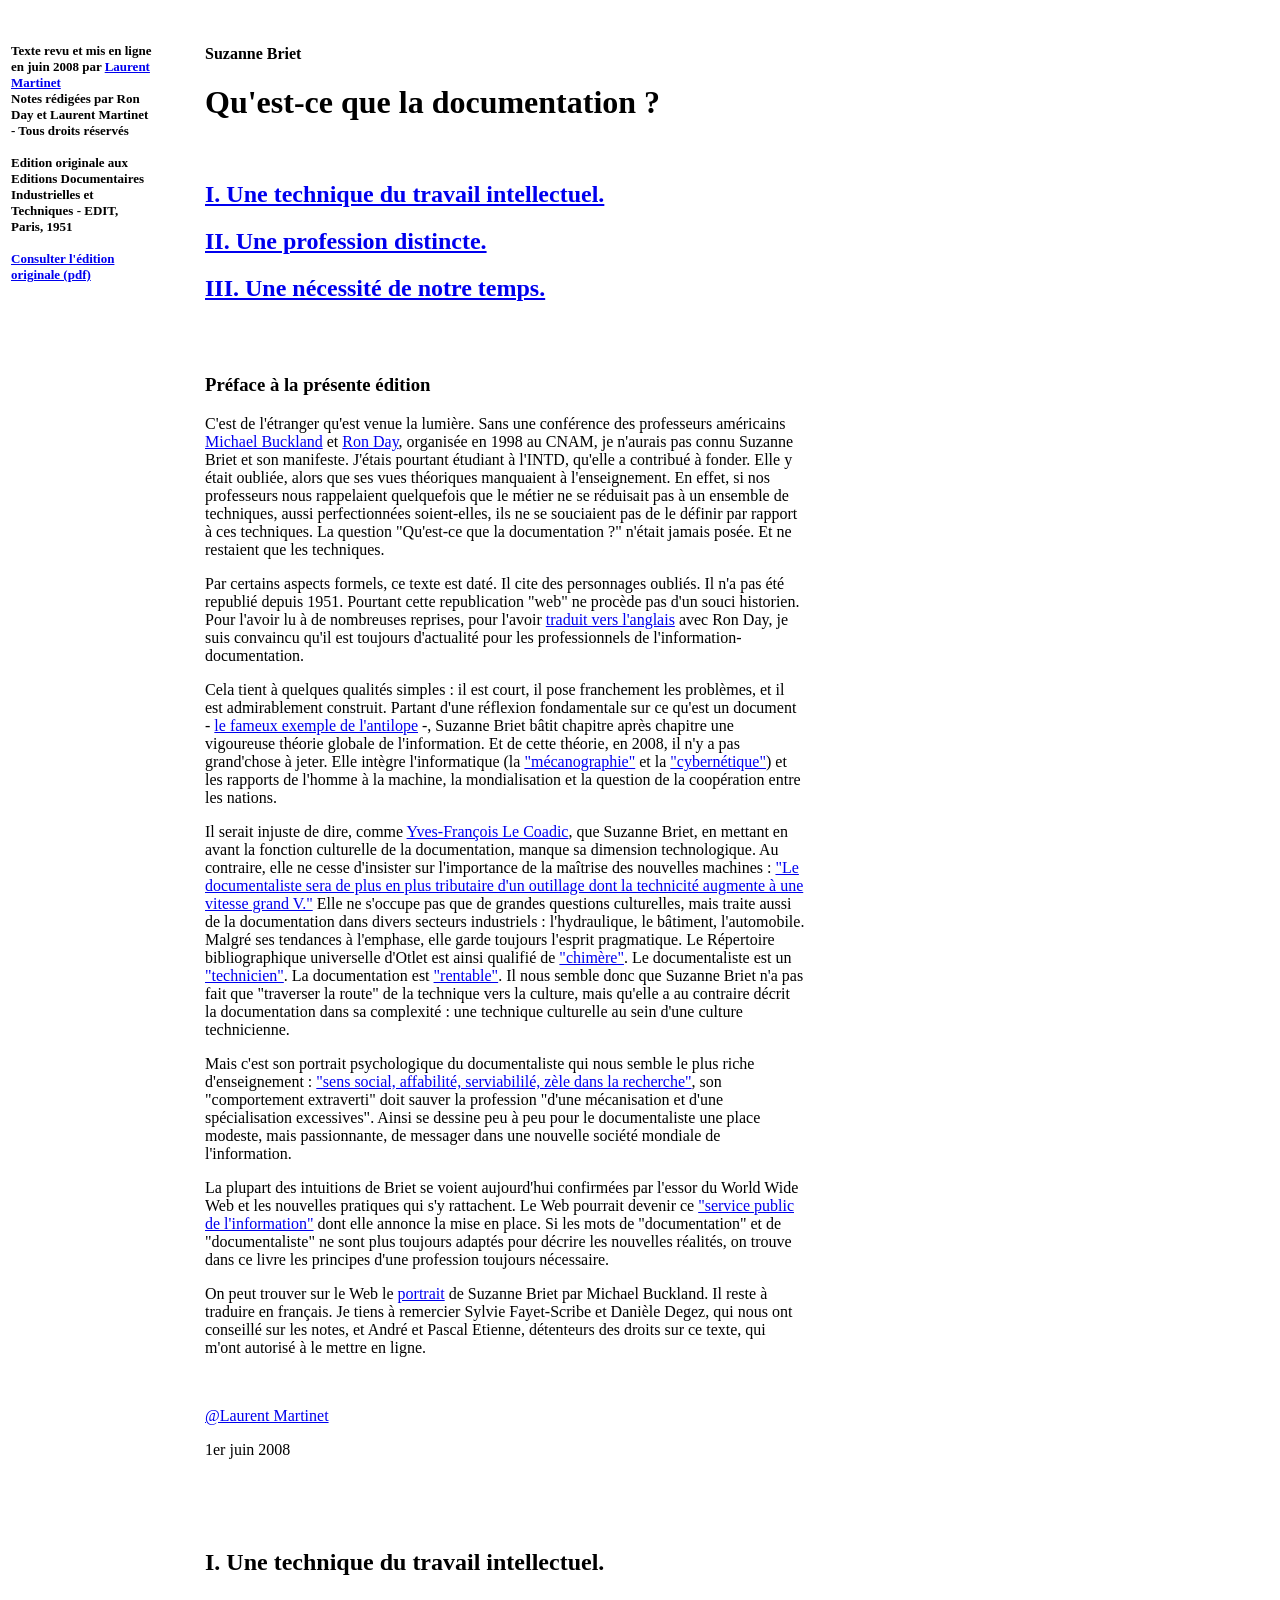
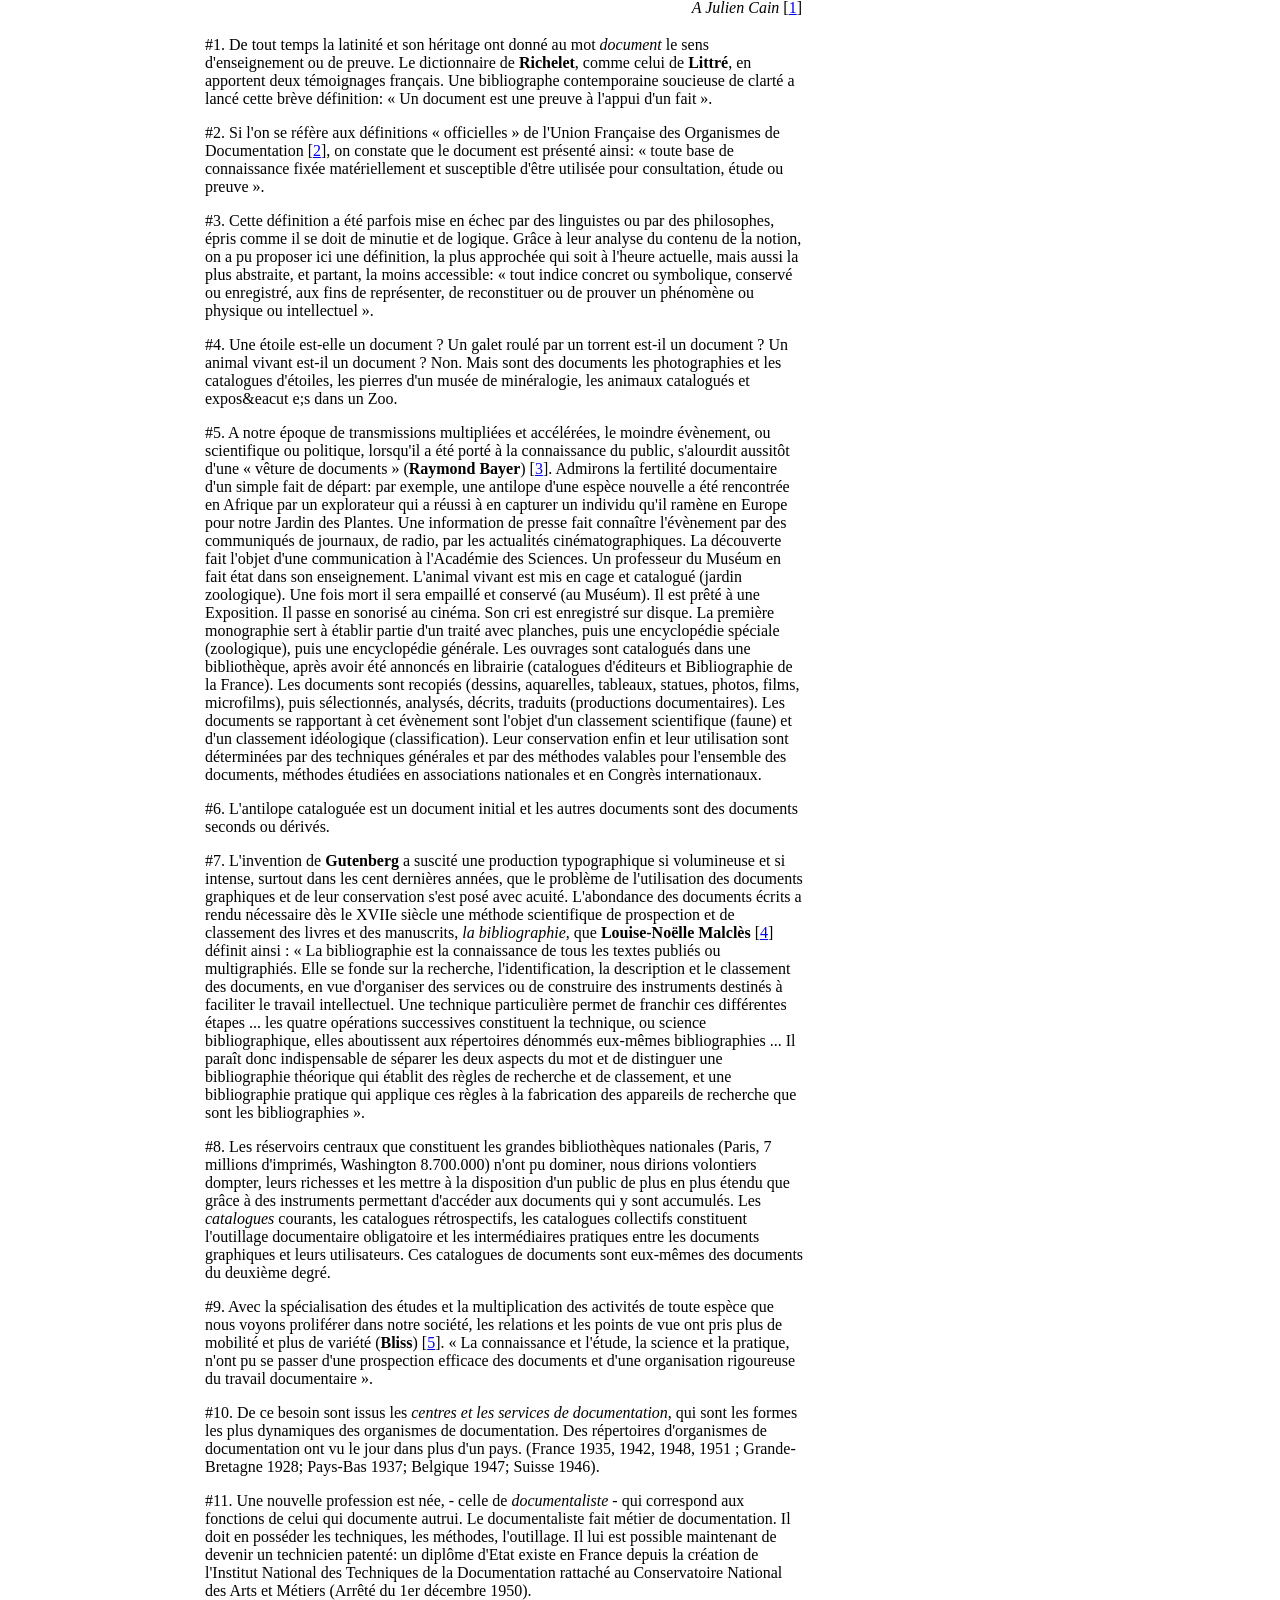
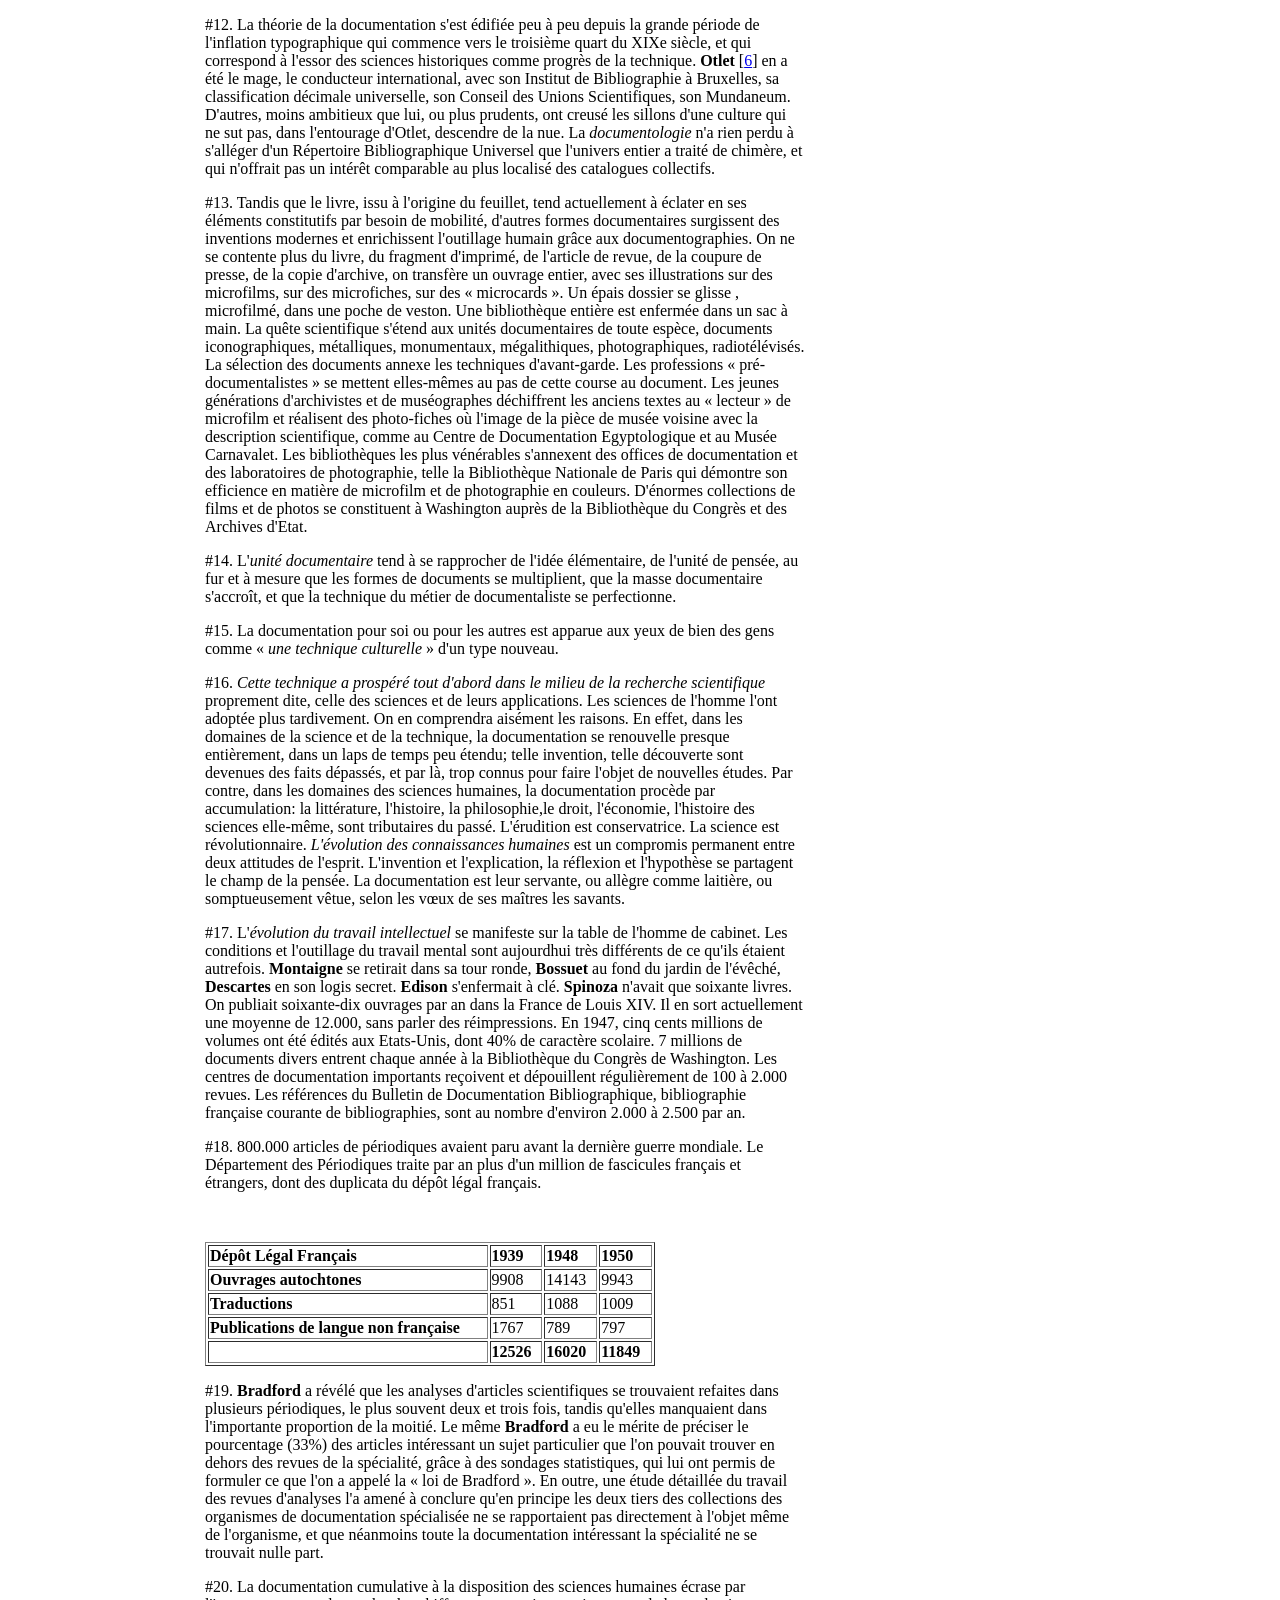
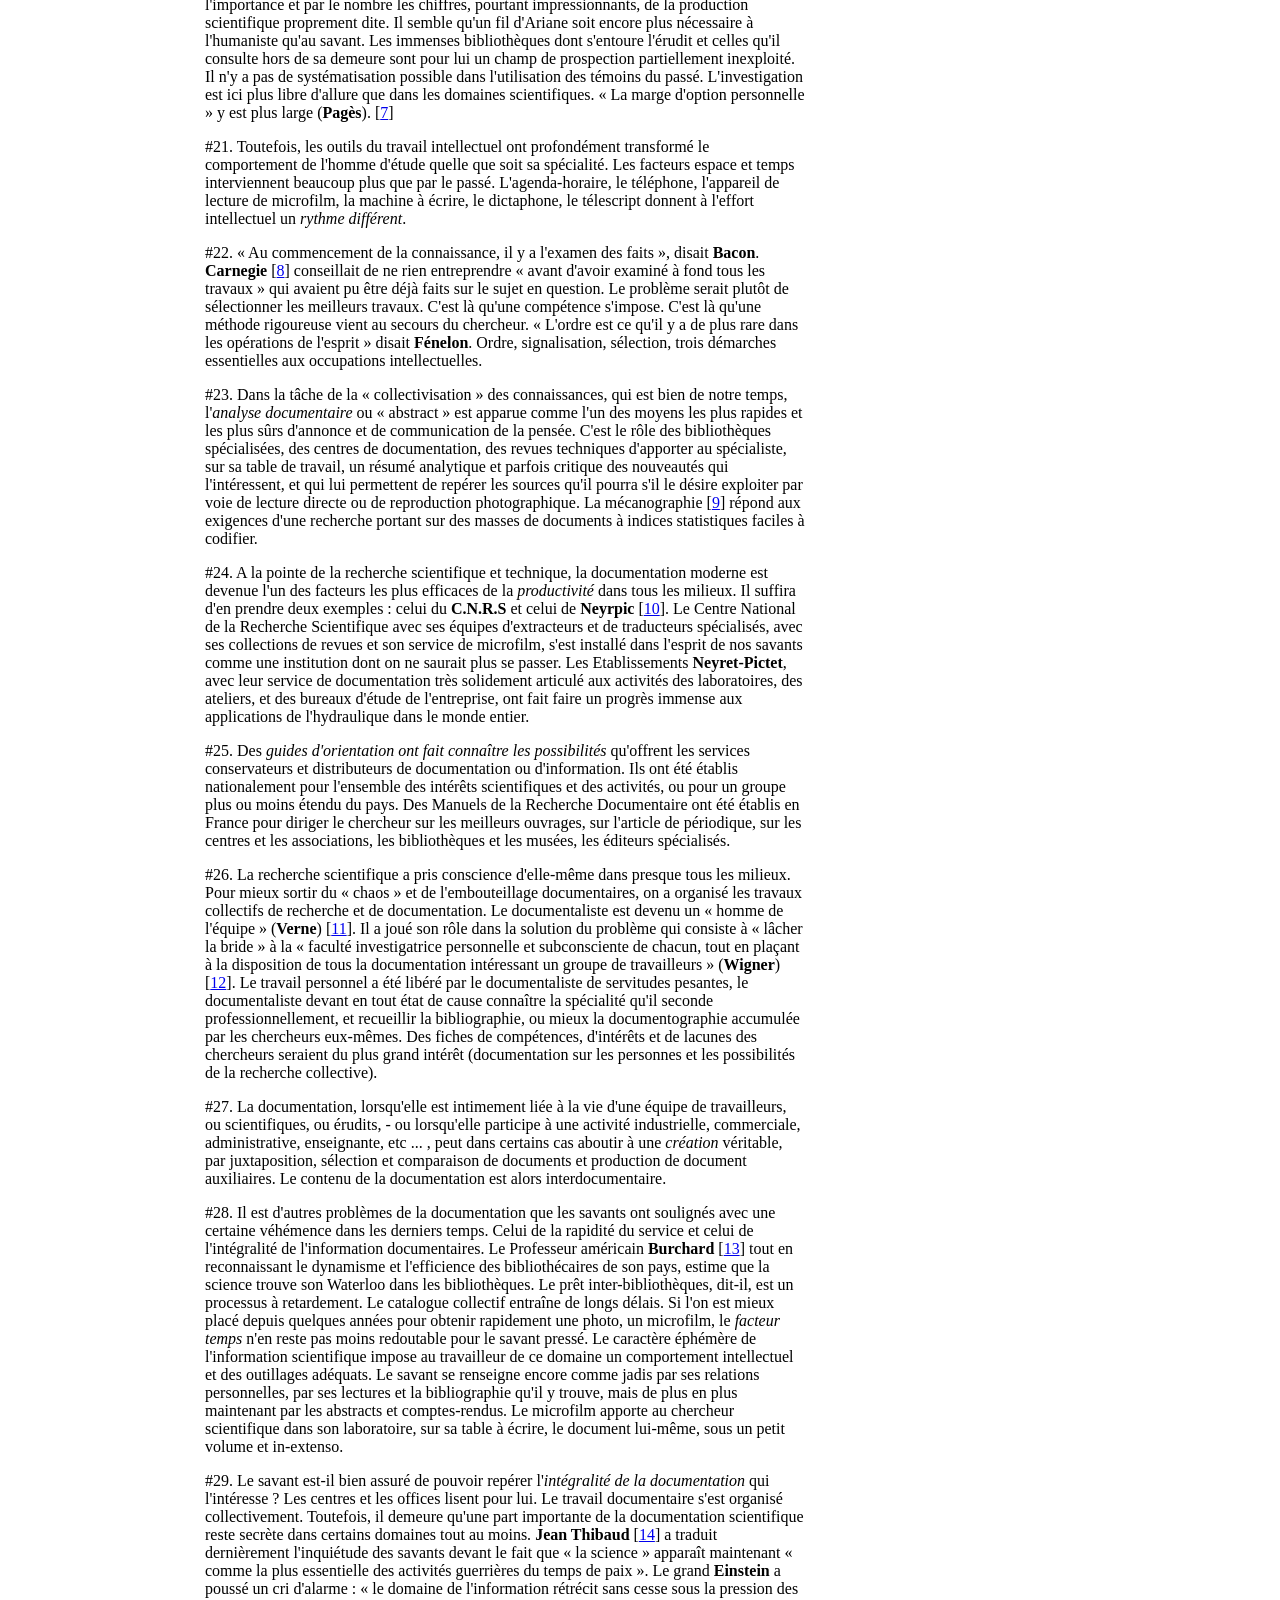
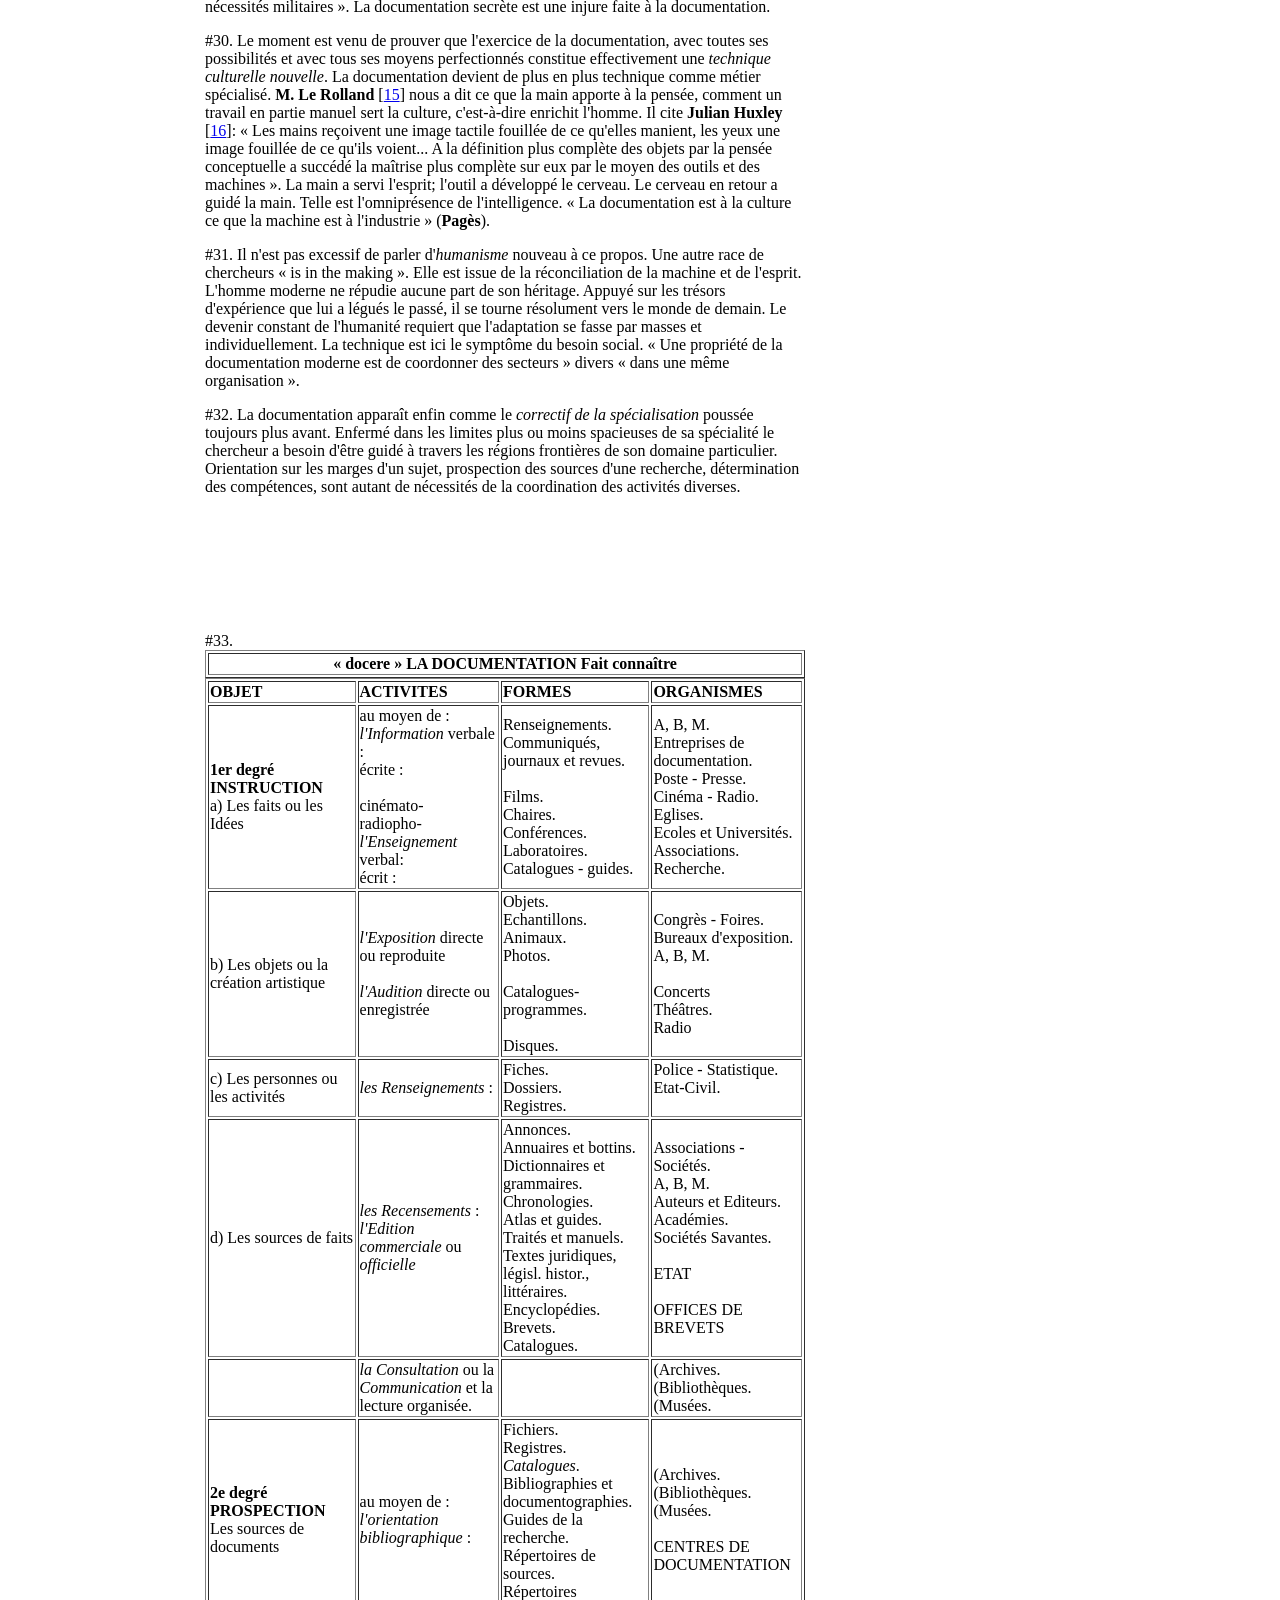
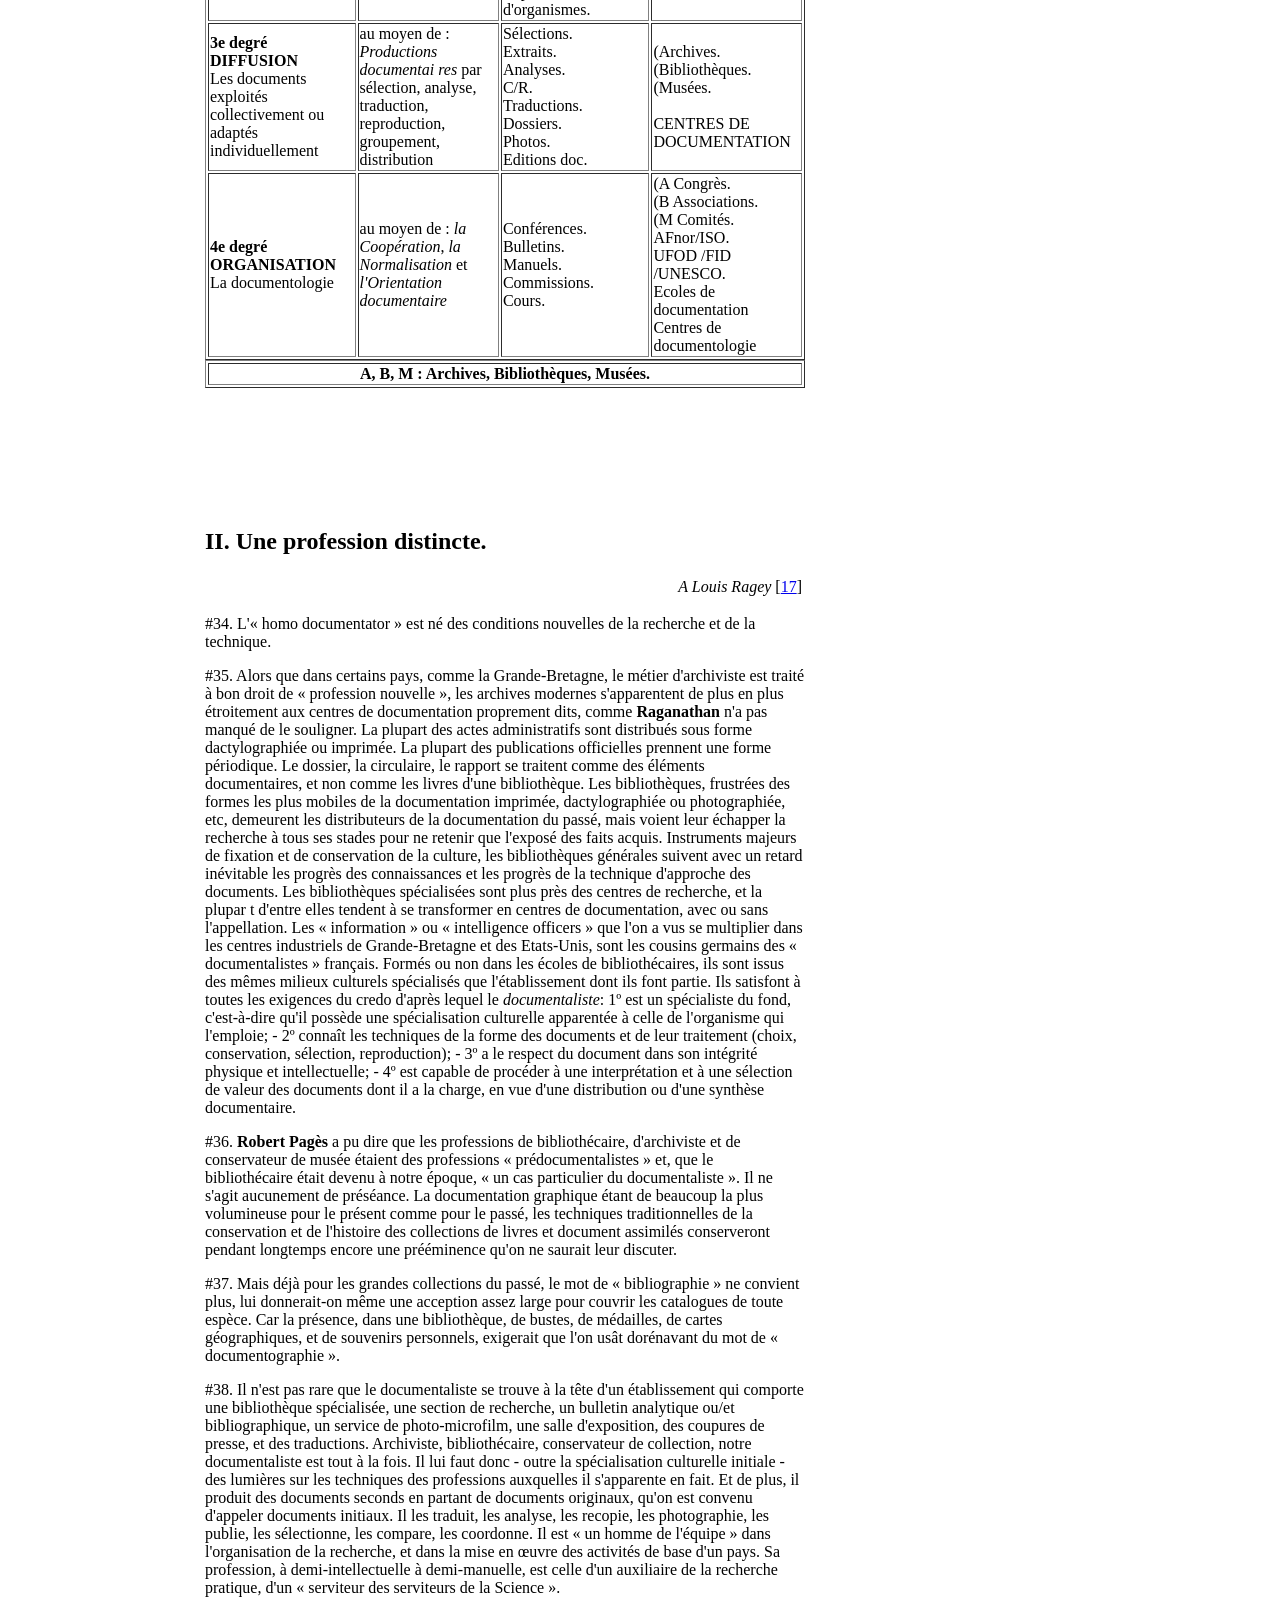
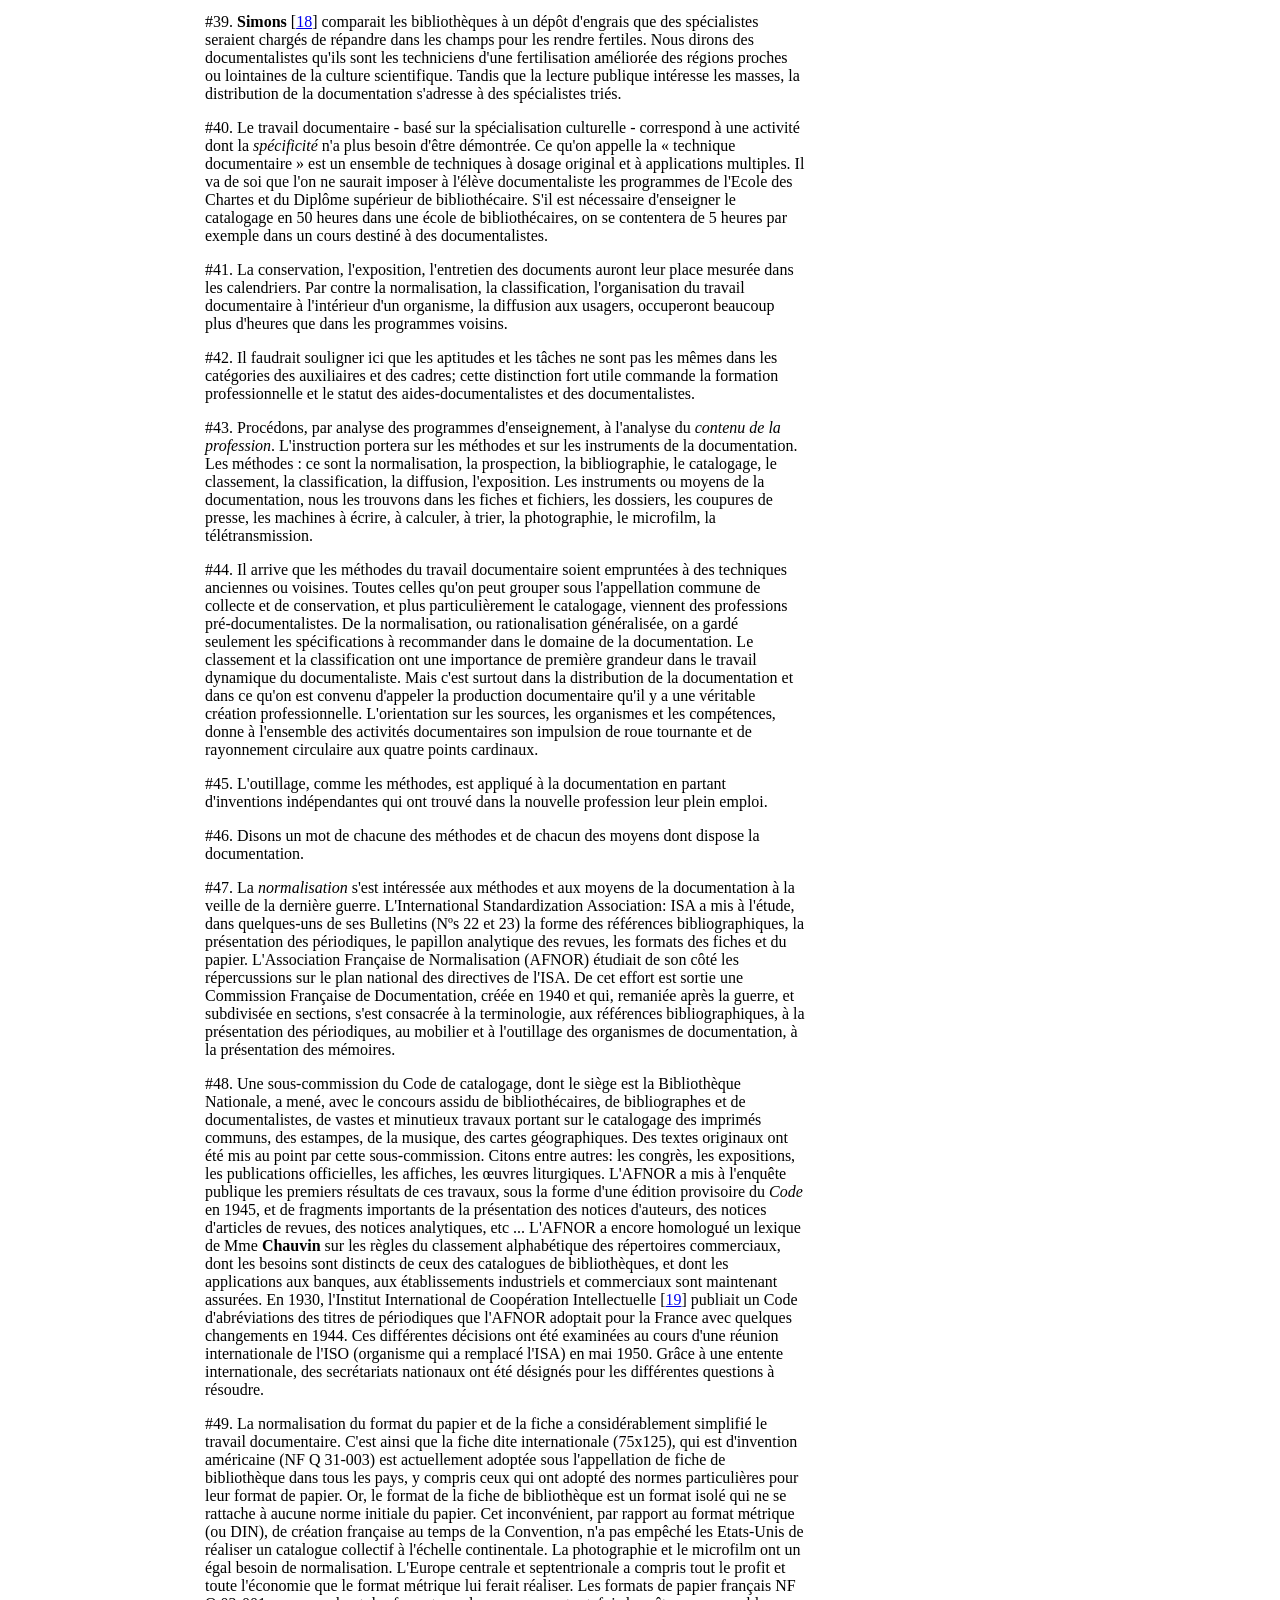
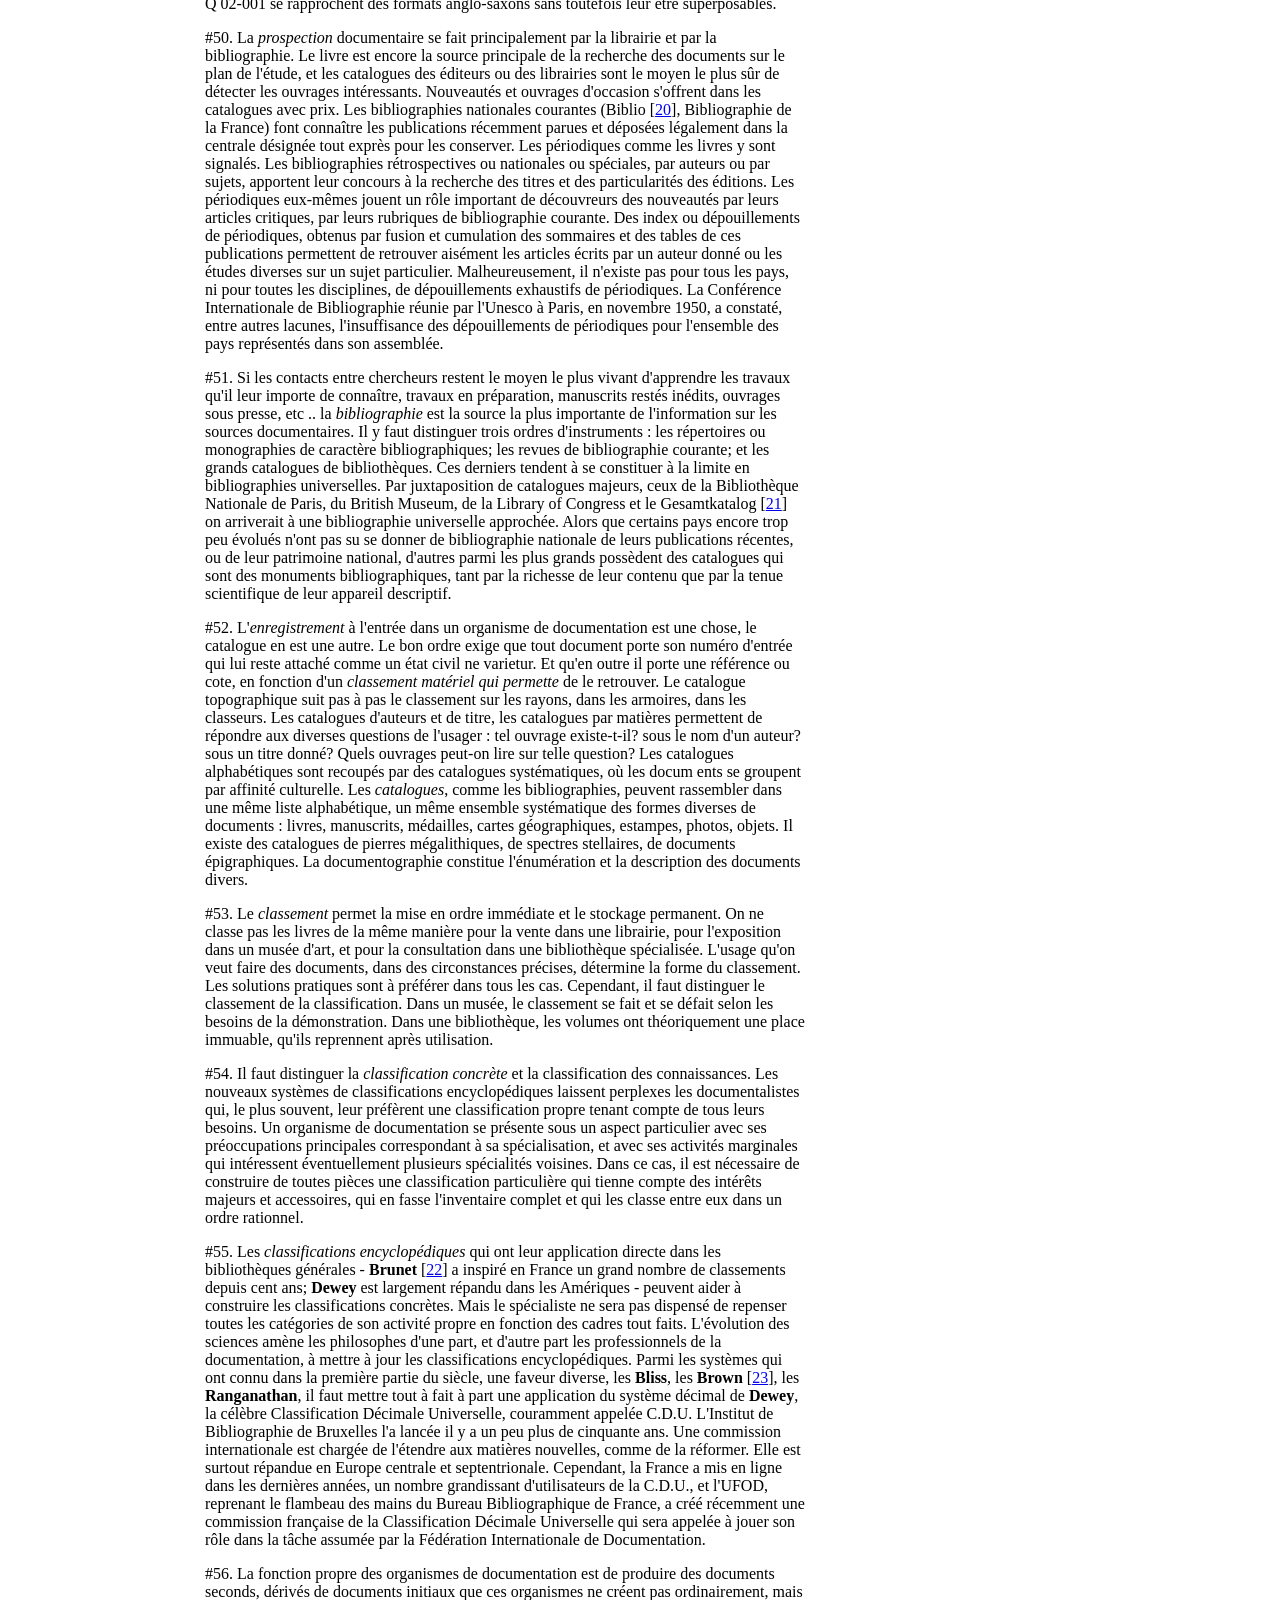
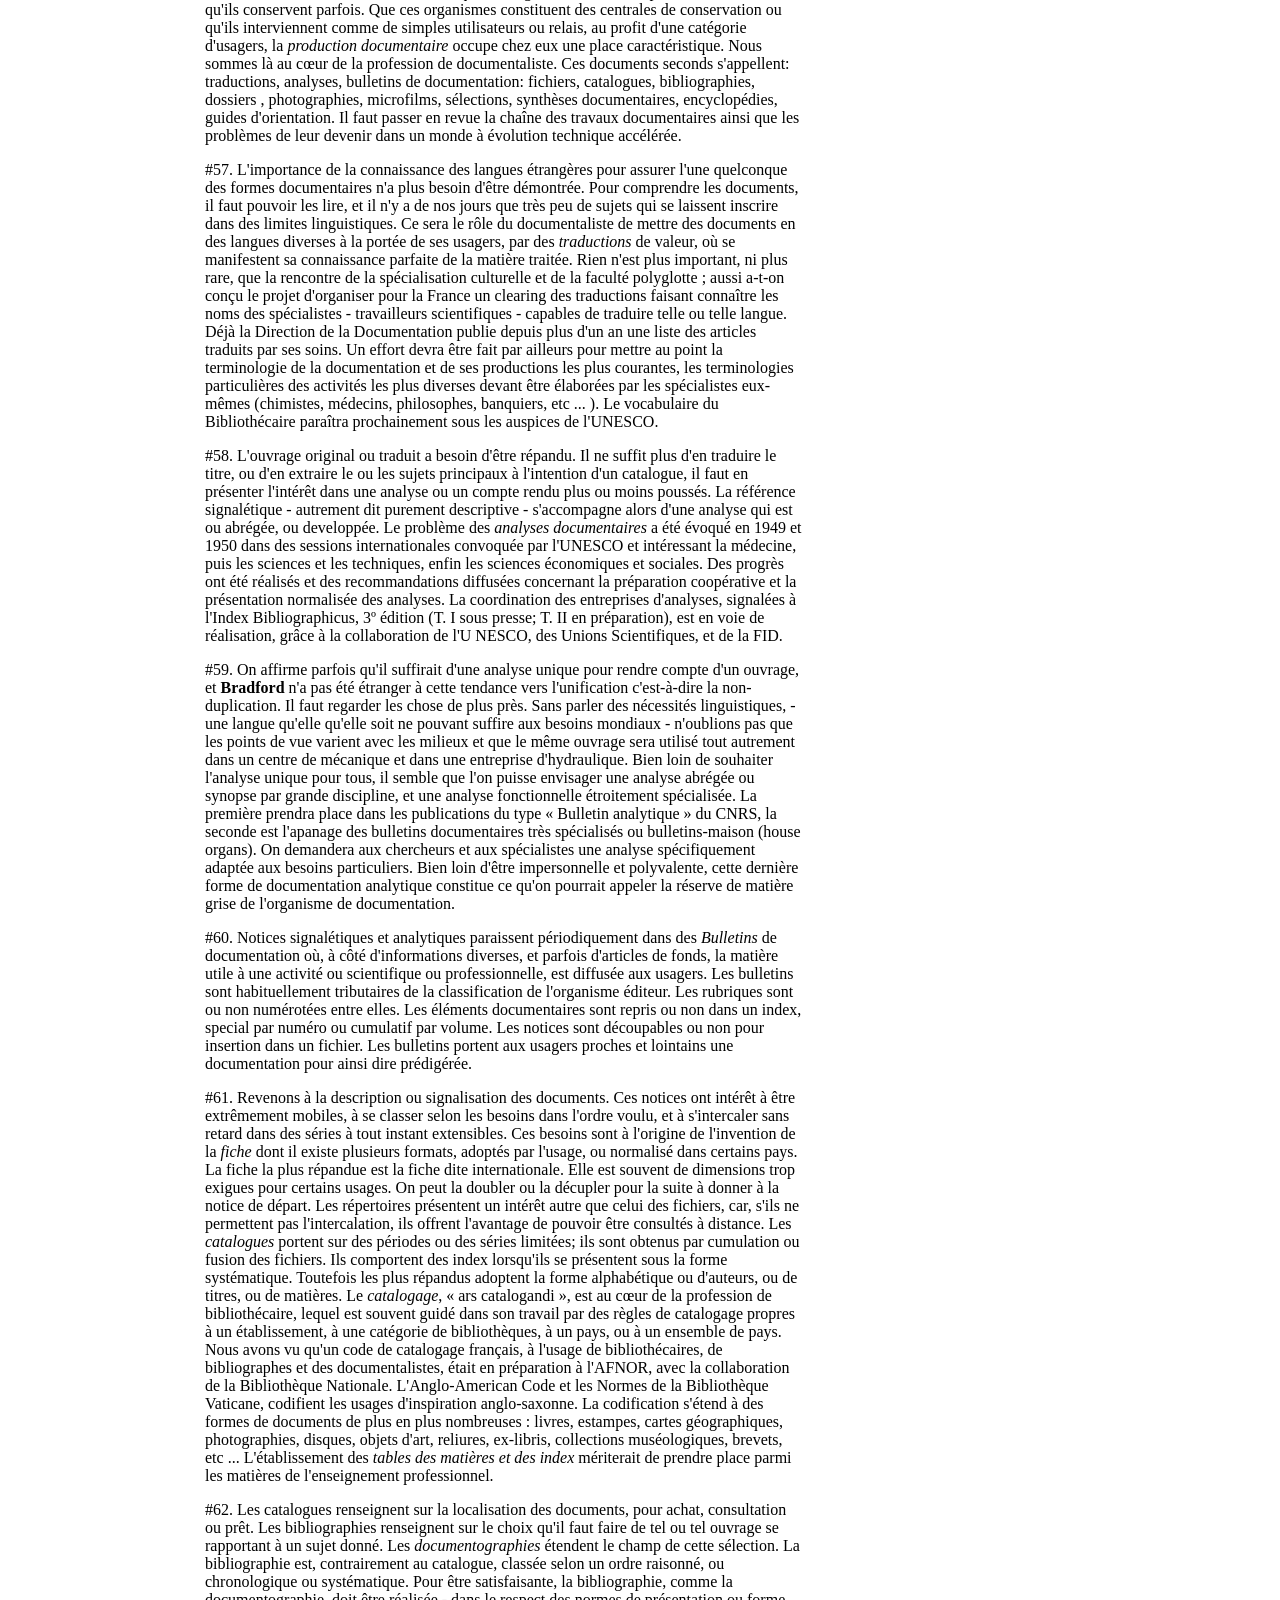
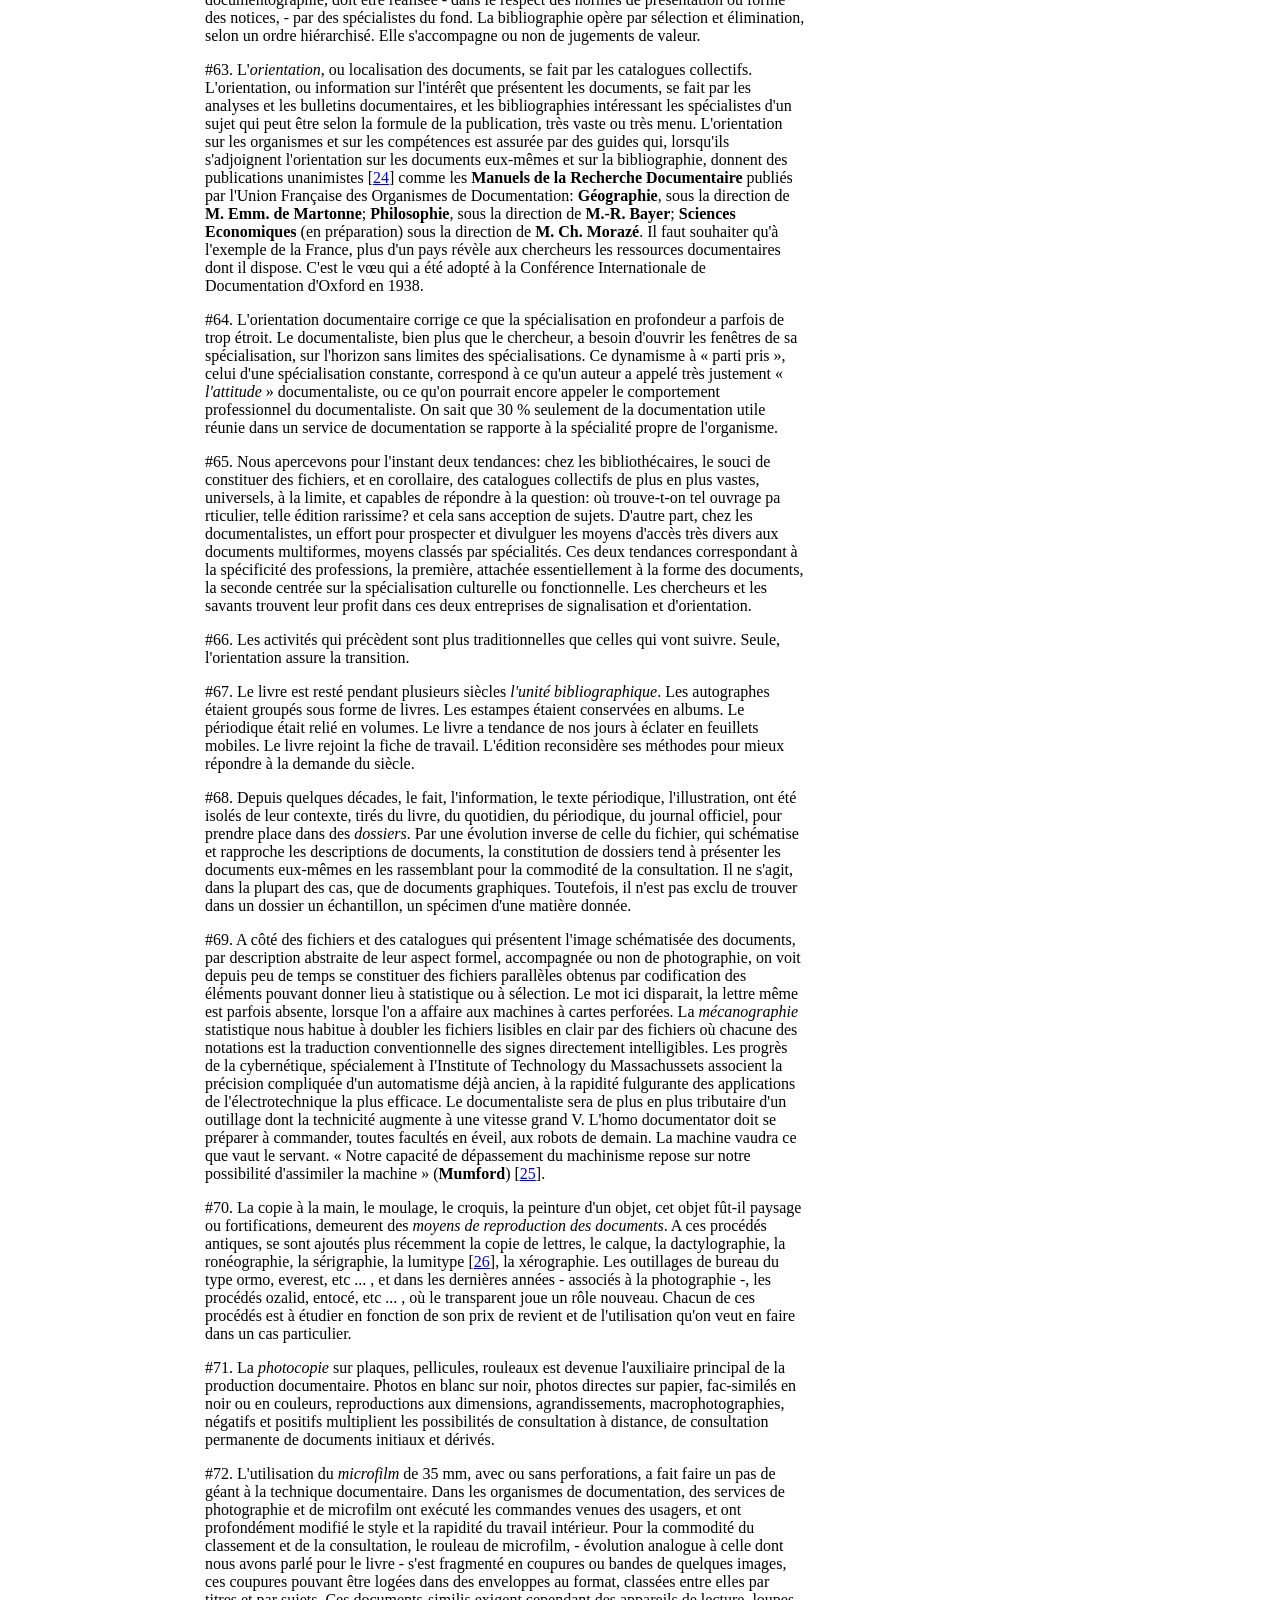
<file: questcequeladocumentation.html>
<html>
<head>
<META content="documentation,information science,suzanne briet" name="KeyWords">
<META content="Laurent Martinet" name="AUTHOR">
<META content="http://martinetl.free.fr/suzannebriet/questcequeladocumentation/" name="identifier-url">
</head>
<body><table width="800"><tr><td width="150" valign="top"><p><font size="2"><br><br><b>Texte revu et mis en ligne en juin 2008 par <a href="http://martinetl.free.fr">Laurent Martinet</a><br>Notes r&eacute;dig&eacute;es par Ron Day et Laurent Martinet - Tous droits r&eacute;serv&eacute;s</b></p><p><b>Edition originale aux Editions Documentaires Industrielles et Techniques - EDIT, Paris, 1951</b></font></p><p><font size="2"><b><a href="http://martinetl.free.fr/suzannebriet/questcequeladocumentation/briet.pdf">Consulter l'&eacute;dition originale (pdf)</a></b></font></p></td>
<td width="50"></td>
<td><br><p><b>Suzanne Briet</b><br><h1>Qu'est-ce que la documentation ?</h1></p>
<br>
<p><h2><a href="#I">I. Une technique du travail intellectuel.</a></h2></p>
<p><h2><a href="#II">II. Une profession distincte.</a></h2></p>
<p><h2><a href="#III">III. Une n&eacute;cessit&eacute; de notre temps.</a></h2></p>
<p><table><tr><td height="30"></td></tr></table></p>
<p><h3>Pr&eacute;face &agrave; la pr&eacute;sente &eacute;dition</h3></p>
<p>C'est de l'&eacute;tranger qu'est venue la lumi&egrave;re. Sans une conf&eacute;rence des professeurs am&eacute;ricains <a href="http://people.ischool.berkeley.edu/~buckland/">Michael Buckland</a> et <a href="http://www.slis.indiana.edu/faculty/roday/index.htm">Ron Day</a>, organis&eacute;e en 1998 au CNAM, je n'aurais pas connu Suzanne Briet et son manifeste. J'&eacute;tais pourtant &eacute;tudiant &agrave; l'INTD, qu'elle a contribu&eacute; &agrave; fonder. Elle y &eacute;tait oubli&eacute;e, alors que ses vues th&eacute;oriques manquaient &agrave; l'enseignement.  En effet, si nos professeurs nous rappelaient quelquefois que le m&eacute;tier ne se r&eacute;duisait pas &agrave; un ensemble de techniques, aussi perfectionn&eacute;es soient-elles, ils ne se souciaient pas de le d&eacute;finir par rapport &agrave; ces techniques. La question "Qu'est-ce que la documentation ?" n'&eacute;tait jamais pos&eacute;e. Et ne restaient que les techniques.</p>

<p>Par certains aspects formels, ce texte est dat&eacute;. Il cite des personnages oubli&eacute;s. Il n'a pas &eacute;t&eacute; republi&eacute; depuis 1951. Pourtant cette republication "web" ne proc&egrave;de pas d'un souci historien. Pour l'avoir lu &agrave; de nombreuses reprises, pour l'avoir <a href="http://ella.slis.indiana.edu/%7Eroday/briet.htm">traduit vers l'anglais</a> avec Ron Day, je suis convaincu qu'il est toujours d'actualit&eacute; pour les professionnels de l'information-documentation.</p>

<p>Cela tient &agrave; quelques qualit&eacute;s simples : il est court, il pose franchement les probl&egrave;mes, et il est admirablement construit. Partant d'une r&eacute;flexion fondamentale sur ce qu'est un document - <a href="#ref0">le fameux exemple de l'antilope</a> -, Suzanne Briet b&acirc;tit chapitre apr&egrave;s chapitre une vigoureuse th&eacute;orie globale de l'information. Et de cette th&eacute;orie, en 2008, il n'y a pas grand'chose &agrave; jeter. Elle int&egrave;gre l'informatique (la <a href="#ref1">"m&eacute;canographie"</a> et la <a href="#ref2">"cybern&eacute;tique"</a>) et les rapports de l'homme &agrave; la machine, la mondialisation et la question de la coop&eacute;ration entre les nations.</p>

<p>Il serait injuste de dire, comme <a href="http://archivesic.ccsd.cnrs.fr/sic_00203384/fr">Yves-Fran&ccedil;ois Le Coadic</a>, que Suzanne Briet, en mettant en avant la fonction culturelle de la documentation, manque sa dimension technologique. Au contraire, elle ne cesse d'insister sur l'importance de la ma&icirc;trise des nouvelles machines : <a href="#ref4">"Le documentaliste sera de plus en plus tributaire d'un outillage dont la technicit&eacute; augmente &agrave; une vitesse grand V."</a> Elle ne s'occupe pas que de grandes questions culturelles, mais traite aussi de la documentation dans divers secteurs industriels :  l'hydraulique, le b&acirc;timent, l'automobile. Malgr&eacute; ses tendances &agrave; l'emphase, elle garde toujours l'esprit pragmatique. Le R&eacute;pertoire bibliographique universelle d'Otlet est ainsi qualifi&eacute; de <a href="#ref5">"chim&egrave;re"</a>. Le documentaliste est un <a href="#ref6">"technicien"</a>. La documentation est <a href="#ref7">"rentable"</a>. Il nous semble donc que Suzanne Briet n'a pas fait que "traverser la route" de la technique vers la culture, mais qu'elle a au contraire d&eacute;crit la documentation dans sa complexit&eacute; : une technique culturelle au sein d'une culture technicienne.</p>

<p>Mais c'est son portrait psychologique du documentaliste qui nous semble le plus riche d'enseignement : <a href="#ref9">"sens social, affabilit&eacute;, serviabilil&eacute;, z&egrave;le dans la recherche"</a>, son "comportement extraverti" doit sauver la profession "d'une m&eacute;canisation et d'une sp&eacute;cialisation excessives". Ainsi se dessine peu &agrave; peu pour le documentaliste une place modeste, mais passionnante, de messager dans une nouvelle soci&eacute;t&eacute; mondiale de l'information.</p>

<p>La plupart des intuitions de Briet se voient aujourd'hui confirm&eacute;es par l'essor du World Wide Web et les nouvelles pratiques qui s'y rattachent. Le Web pourrait devenir ce <a href="#ref8">"service public de l'information"</a> dont elle annonce la  mise en place. Si les mots de "documentation" et de "documentaliste" ne sont plus toujours adapt&eacute;s pour d&eacute;crire les nouvelles r&eacute;alit&eacute;s, on trouve dans ce livre les principes d'une profession toujours n&eacute;cessaire.

<p>On peut trouver sur le Web le <a href="http://people.ischool.berkeley.edu/~buckland/briet.html">portrait</a> de Suzanne Briet par Michael Buckland. Il reste &agrave; traduire en fran&ccedil;ais. Je tiens &agrave; remercier Sylvie Fayet-Scribe et Dani&egrave;le Degez, qui nous ont conseill&eacute; sur les notes, et Andr&eacute; et Pascal Etienne, d&eacute;tenteurs des droits sur ce texte, qui m'ont autoris&eacute; &agrave; le mettre en ligne.</p>
<br>
<p><a href="mailto:lmartinet@gmail.com">@Laurent Martinet</a></p>
<p>1er juin 2008</p>
<p><table><tr><td height="50"></td></tr></table></p>
<a name="I"></a>
<p><h2>I. Une technique du travail intellectuel.</h2></p>

<p><table width="600"><tr><td width="300"></td><td width="300" align="right"><i>A Julien Cain</i> [<a href="#note1">1</a>]</td></tr></table></p>

<p><a name="1">#1.</a> De tout temps la latinit&eacute; et son h&eacute;ritage ont donn&eacute; au mot <i>document</i> le sens d'enseignement ou de preuve. Le dictionnaire de <b>Richelet</b>, comme celui de <b>Littr&eacute;</b>, en apportent deux t&eacute;moignages fran&ccedil;ais. Une bibliographe contemporaine soucieuse de clart&eacute; a lanc&eacute; cette br&egrave;ve d&eacute;finition: &laquo; Un document est une preuve &agrave; l'appui d'un fait &raquo;.</p>

<p><a name="2">#2.</a> Si l'on se r&eacute;f&egrave;re aux d&eacute;finitions &laquo; officielles &raquo; de l'Union Fran&ccedil;aise des Organismes de Documentation [<a href="#note2">2</a>], on constate que le document est pr&eacute;sent&eacute; ainsi: &laquo; toute base de connaissance fix&eacute;e mat&eacute;riellement et susceptible d'&ecirc;tre utilis&eacute;e pour consultation, &eacute;tude ou preuve &raquo;.</p>

<p><a name="3">#3.</a> Cette d&eacute;finition a &eacute;t&eacute; parfois mise en &eacute;chec par des linguistes ou par des philosophes, &eacute;pris comme il se doit de minutie et de logique. Gr&acirc;ce &agrave; leur analyse du contenu de la notion, on a pu proposer ici une d&eacute;finition, la plus approch&eacute;e qui soit &agrave; l'heure actuelle, mais aussi la plus abstraite, et partant, la moins accessible: &laquo; tout indice concret ou symbolique, conserv&eacute; ou enregistr&eacute;, aux fins de repr&eacute;senter, de reconstituer ou de prouver un ph&eacute;nom&egrave;ne ou physique ou intellectuel &raquo;.</p>

<p><a name="4">#4.</a> Une &eacute;toile est-elle un document ? Un galet roul&eacute; par un torrent est-il un document ? Un animal vivant est-il un document ? Non. Mais sont des documents les photographies et les catalogues d'&eacute;toiles, les pierres d'un mus&eacute;e de min&eacute;ralogie, les animaux catalogu&eacute;s et expos&eacut
e;s dans un Zoo.</p>

<p><a name="5">#5.</a> A notre &eacute;poque de transmissions multipli&eacute;es et acc&eacute;l&eacute;r&eacute;es, le moindre &eacute;v&egrave;nement, ou scientifique ou politique, lorsqu'il a &eacute;t&eacute; port&eacute; &agrave; la connaissance du public, s'alourdit aussit&ocirc;t d'une &laquo; v&ecirc;ture de documents &raquo; (<b>Raymond Bayer</b>) [<a href="#note3">3</a>]. <a name="ref0"></a>Admirons la fertilit&eacute; documentaire d'un simple fait de d&eacute;part: par exemple, une antilope d'une esp&egrave;ce nouvelle a &eacute;t&eacute; rencontr&eacute;e en Afrique par un explorateur qui a r&eacute;ussi &agrave; en capturer un individu qu'il ram&egrave;ne en Europe pour notre Jardin des Plantes. Une information de presse fait conna&icirc;tre l'&eacute;v&egrave;nement par des communiqu&eacute;s de journaux, de radio, par les actualit&eacute;s cin&eacute;matographiques. La d&eacute;couverte fait l'objet d'une communication &agrave; l'Acad&eacute;mie des Sciences. Un professeur du Mus&eacute;um en fait &eacute;tat dans son enseignement. L'animal vivant est mis en cage et catalogu&eacute; (jardin zoologique). Une fois mort il sera empaill&eacute; et conserv&eacute; (au Mus&eacute;um). Il est pr&ecirc;t&eacute; &agrave; une Exposition. Il passe en sonoris&eacute; au cin&eacute;ma. Son cri est enregistr&eacute; sur disque. La premi&egrave;re monographie sert &agrave; &eacute;tablir partie d'un trait&eacute; avec planches, puis une encyclop&eacute;die sp&eacute;ciale (zoologique), puis une encyclop&eacute;die g&eacute;n&eacute;rale. Les ouvrages sont catalogu&eacute;s dans une biblioth&egrave;que, apr&egrave;s avoir &eacute;t&eacute; annonc&eacute;s en librairie (catalogues d'&eacute;diteurs et Bibliographie de la France). Les documents sont recopi&eacute;s (dessins, aquarelles, tableaux, statues, photos, films, microfilms), puis s&eacute;lectionn&eacute;s, analys&eacute;s, d&eacute;crits, traduits (productions documentaires). Les documents se rapportant &agrave; cet &eacute;v&egrave;nement sont l'objet d'un classement scientifique (faune) et d'un classement id&eacute;ologique (classification). Leur conservation enfin et leur utilisation sont d&eacute;termin&eacute;es par des techniques g&eacute;n&eacute;rales et par des m&eacute;thodes valables pour l'ensemble des documents, m&eacute;thodes &eacute;tudi&eacute;es en associations nationales et en Congr&egrave;s internationaux.</p>

<p><a name="6">#6.</a> L'antilope catalogu&eacute;e est un document initial et les autres documents sont des documents seconds ou d&eacute;riv&eacute;s.</p>

<p><a name="7">#7.</a> L'invention de <b>Gutenberg</b> a suscit&eacute; une production typographique si volumineuse et si intense, surtout dans les cent derni&egrave;res ann&eacute;es, que le probl&egrave;me de l'utilisation des documents graphiques et de leur conservation s'est pos&eacute; avec acuit&eacute;. L'abondance des documents &eacute;crits a rendu n&eacute;cessaire d&egrave;s le XVIIe si&egrave;cle une m&eacute;thode scientifique de prospection et de classement des livres et des manuscrits,  <i>la bibliographie</i>, que <b>Louise-No&euml;lle Malcl&egrave;s</b> [<a href="#note4">4</a>] d&eacute;finit ainsi : &laquo; La bibliographie est la connaissance de tous les textes publi&eacute;s ou multigraphi&eacute;s. Elle se fonde sur la recherche, l'identification, la description et le classement des documents, en vue d'organiser des services ou de construire des instruments destin&eacute;s &agrave; faciliter le travail intellectuel. Une technique particuli&egrave;re permet de franchir ces diff&eacute;rentes &eacute;tapes ... les quatre op&eacute;rations successives constituent la technique, ou science bibliographique, elles aboutissent aux r&eacute;pertoires d&eacute;nomm&eacute;s eux-m&ecirc;mes bibliographies ... Il para&icirc;t donc indispensable de s&eacute;parer les deux aspects du mot et de distinguer une bibliographie th&eacute;orique qui &eacute;tablit des r&egrave;gles de recherche et de classement, et une bibliographie pratique qui applique ces r&egrave;gles &agrave; la fabrication des appareils de recherche que sont les bibliographies &raquo;.</p> 

<p><a name="8">#8.</a> Les r&eacute;servoirs centraux que constituent les grandes biblioth&egrave;ques nationales (Paris, 7 millions d'imprim&eacute;s, Washington 8.700.000) n'ont pu dominer, nous dirions volontiers dompter, leurs richesses et les mettre &agrave; la disposition d'un public de plus en plus &eacute;tendu que gr&acirc;ce &agrave; des instruments permettant d'acc&eacute;der aux documents qui y sont accumul&eacute;s. Les <i>catalogues</i> courants, les catalogues r&eacute;trospectifs, les catalogues collectifs constituent l'outillage documentaire obligatoire et les interm&eacute;diaires pratiques entre les documents graphiques et leurs utilisateurs. Ces catalogues de documents sont eux-m&ecirc;mes des documents du deuxi&egrave;me degr&eacute;.</p>

<p><a name="9">#9.</a> Avec la sp&eacute;cialisation des &eacute;tudes et la multiplication des activit&eacute;s de toute esp&egrave;ce que nous voyons prolif&eacute;rer dans notre soci&eacute;t&eacute;, les relations et les points de vue ont pris plus de mobilit&eacute; et plus de vari&eacute;t&eacute; (<b>Bliss</b>) [<a href="#note5">5</a>]. &laquo; La connaissance et l'&eacute;tude, la science et la pratique, n'ont pu se passer d'une prospection efficace des documents et d'une organisation rigoureuse du travail documentaire &raquo;.</p>

<p><a name="10">#10.</a> De ce besoin sont issus les <i>centres et les services de documentation</i>, qui sont les formes les plus dynamiques des organismes de documentation. Des r&eacute;pertoires d'organismes de documentation ont vu le jour dans plus d'un pays. (France 1935, 1942, 1948, 1951 ; Grande-Bretagne 1928; Pays-Bas 1937; Belgique 1947; Suisse 1946).</p>

<p><a name="11">#11.</a> Une nouvelle profession est n&eacute;e, - celle de <i>documentaliste</i> - qui correspond aux fonctions de celui qui documente autrui. Le documentaliste fait m&eacute;tier de documentation. Il doit en poss&eacute;der les techniques, les m&eacute;thodes, l'outillage. Il lui est possible maintenant de devenir un technicien patent&eacute;: un dipl&ocirc;me d'Etat existe en France depuis la cr&eacute;ation de l'Institut National des Techniques de la Documentation rattach&eacute; au Conservatoire National des Arts et M&eacute;tiers (Arr&ecirc;t&eacute; du 1er d&eacute;cembre 1950).</p>

<p><a name="12">#12.</a> La th&eacute;orie de la documentation s'est &eacute;difi&eacute;e peu &agrave; peu depuis la grande p&eacute;riode de l'inflation typographique qui commence vers le troisi&egrave;me quart du XIXe si&egrave;cle, et qui correspond &agrave; l'essor des sciences historiques comme progr&egrave;s de la technique. <b>Otlet</b> [<a href="#note6">6</a>] en a &eacute;t&eacute; le mage, le conducteur international, avec son Institut de Bibliographie &agrave; Bruxelles, sa classification d&eacute;cimale universelle, son Conseil des Unions Scientifiques, son Mundaneum. D'autres, moins ambitieux que lui, ou plus prudents, ont creus&eacute; les sillons d'une culture qui ne sut pas, dans l'entourage d'Otlet, descendre de la nue. <a name="ref5"></a>La <i>documentologie</i> n'a rien perdu &agrave; s'all&eacute;ger d'un R&eacute;pertoire Bibliographique Universel que l'univers entier a trait&eacute; de chim&egrave;re, et qui n'offrait pas un int&eacute;r&ecirc;t comparable au plus localis&eacute; des catalogues collectifs.</p>

<p><a name="13">#13.</a> Tandis que le livre, issu &agrave; l'origine du feuillet, tend actuellement &agrave; &eacute;clater en ses &eacute;l&eacute;ments constitutifs par besoin de mobilit&eacute;, d'autres formes documentaires surgissent des inventions modernes et enrichissent l'outillage humain gr&acirc;ce aux documentographies. On ne se contente plus du livre, du fragment d'imprim&eacute;, de l'article de revue, de la coupure de presse, de la copie d'archive, on transf&egrave;re un ouvrage entier, avec ses illustrations sur des microfilms, sur des microfiches, sur des &laquo; microcards &raquo;. Un &eacute;pais dossier se glisse
, microfilm&eacute;, dans une poche de veston. Une biblioth&egrave;que enti&egrave;re est enferm&eacute;e dans un sac &agrave; main. La qu&ecirc;te scientifique s'&eacute;tend aux unit&eacute;s documentaires de toute esp&egrave;ce, documents iconographiques, m&eacute;talliques, monumentaux, m&eacute;galithiques, photographiques, radiot&eacute;l&eacute;vis&eacute;s. La s&eacute;lection des documents annexe les techniques d'avant-garde. Les professions &laquo; pr&eacute;-documentalistes &raquo; se mettent elles-m&ecirc;mes au pas de cette course au document. Les jeunes g&eacute;n&eacute;rations d'archivistes et de mus&eacute;ographes d&eacute;chiffrent les anciens textes au &laquo; lecteur &raquo; de microfilm et r&eacute;alisent des photo-fiches o&ugrave; l'image de la pi&egrave;ce de mus&eacute;e voisine avec la description scientifique, comme au Centre de Documentation Egyptologique et au Mus&eacute;e Carnavalet. Les biblioth&egrave;ques les plus v&eacute;n&eacute;rables s'annexent des offices de documentation et des laboratoires de photographie, telle la Biblioth&egrave;que Nationale de Paris qui d&eacute;montre son efficience en mati&egrave;re de microfilm et de photographie en couleurs. D'&eacute;normes collections de films et de photos se constituent &agrave; Washington aupr&egrave;s de la Biblioth&egrave;que du Congr&egrave;s et des Archives d'Etat.</p>

<p><a name="14">#14.</a> L'<i>unit&eacute; documentaire</i> tend &agrave; se rapprocher de l'id&eacute;e &eacute;l&eacute;mentaire, de l'unit&eacute; de pens&eacute;e, au fur et &agrave; mesure que les formes de documents se multiplient, que la masse documentaire s'accro&icirc;t, et que la technique du m&eacute;tier de documentaliste se perfectionne.</p>

<p><a name="15">#15.</a> La documentation pour soi ou pour les autres est apparue aux yeux de bien des gens comme &laquo; <i>une technique culturelle</i> &raquo; d'un type nouveau.</p>

<p><a name="16">#16.</a> <i>Cette technique a prosp&eacute;r&eacute; tout d'abord dans le milieu de la recherche scientifique</i> proprement dite, celle des sciences et de leurs applications. Les sciences de l'homme l'ont adopt&eacute;e plus tardivement. On en comprendra ais&eacute;ment les raisons. En effet, dans les domaines de la science et de la technique, la documentation se renouvelle presque enti&egrave;rement, dans un laps de temps peu &eacute;tendu; telle invention, telle d&eacute;couverte sont devenues des faits d&eacute;pass&eacute;s, et par l&agrave;, trop connus pour faire l'objet de nouvelles &eacute;tudes. Par contre, dans les domaines des sciences humaines, la documentation proc&egrave;de par accumulation: la litt&eacute;rature, l'histoire, la philosophie,le droit, l'&eacute;conomie, l'histoire des sciences elle-m&ecirc;me, sont tributaires du pass&eacute;. L'&eacute;rudition est conservatrice. La science est r&eacute;volutionnaire. <i>L'&eacute;volution des connaissances humaines</i> est un compromis permanent entre deux attitudes de l'esprit. L'invention et l'explication, la r&eacute;flexion et l'hypoth&egrave;se se partagent le champ de la pens&eacute;e. La documentation est leur servante, ou all&egrave;gre comme laiti&egrave;re, ou somptueusement v&ecirc;tue, selon les v&oelig;ux de ses ma&icirc;tres les savants.</p>

<p><a name="17">#17.</a> L'<i>&eacute;volution du travail intellectuel</i> se manifeste sur la table de l'homme de cabinet. Les conditions et l'outillage du travail mental sont aujourdhui tr&egrave;s diff&eacute;rents de ce qu'ils &eacute;taient autrefois. <b>Montaigne</b> se retirait dans sa tour ronde, <b>Bossuet</b> au fond du jardin de l'&eacute;v&ecirc;ch&eacute;, <b>Descartes</b> en son logis secret. <b>Edison</b> s'enfermait &agrave; cl&eacute;. <b>Spinoza</b> n'avait que soixante livres. On publiait soixante-dix ouvrages par an dans la France de Louis XIV. Il en sort actuellement une moyenne de 12.000, sans parler des r&eacute;impressions. En 1947, cinq cents millions de volumes ont &eacute;t&eacute; &eacute;dit&eacute;s aux Etats-Unis, dont 40% de caract&egrave;re scolaire. 7 millions de documents divers entrent chaque ann&eacute;e &agrave; la Biblioth&egrave;que du Congr&egrave;s de Washington. Les centres de documentation importants re&ccedil;oivent et d&eacute;pouillent r&eacute;guli&egrave;rement de 100 &agrave; 2.000 revues. Les r&eacute;f&eacute;rences du Bulletin de Documentation Bibliographique, bibliographie fran&ccedil;aise courante de bibliographies, sont au nombre d'environ 2.000 &agrave; 2.500 par an.</p>

<p><a name="18">#18.</a> 800.000 articles de p&eacute;riodiques avaient paru avant la derni&egrave;re guerre mondiale. Le D&eacute;partement des P&eacute;riodiques traite par an plus d'un million de fascicules fran&ccedil;ais et &eacute;trangers, dont des duplicata du d&eacute;p&ocirc;t l&eacute;gal fran&ccedil;ais.</p> 
<br>
<p><table width="450" border="1">
<tr><td width="300"><b>D&eacute;p&ocirc;t L&eacute;gal Fran&ccedil;ais</b></td><td width="50"><b>1939</b></td><td width="50"><b>1948</b></td><td width="50"><b>1950</b></td></tr>
<tr><td width="300"><b>Ouvrages autochtones</b></td><td width="50">9908</td><td width="50">14143</td><td width="50">9943</td></tr>
<tr><td width="300"><b>Traductions</b></td><td width="50">851</td><td width="50">1088</td><td width="50">1009</td></tr>
<tr><td width="300"><b>Publications de langue non fran&ccedil;aise</b></td><td width="50">1767</td><td width="50">789</td><td width="50">797</td></tr>
<tr><td width="300"></td><td width="50"><b>12526</b></td><td width="50"><b>16020</b></td><td width="5
0"><b>11849</b></td></tr>
</table></p>

<p></p>

<p><a name="19">#19.</a> <b>Bradford</b> a r&eacute;v&eacute;l&eacute; que les analyses d'articles scientifiques se trouvaient refaites dans plusieurs p&eacute;riodiques, le plus souvent deux et trois fois, tandis qu'elles manquaient dans l'importante proportion de la moiti&eacute;. Le m&ecirc;me <b>Bradford</b> a eu le m&eacute;rite de pr&eacute;ciser le pourcentage (33%) des articles int&eacute;ressant un sujet particulier que l'on pouvait trouver en dehors des revues de la sp&eacute;cialit&eacute;, gr&acirc;ce &agrave; des sondages statistiques, qui lui ont permis de formuler ce que l'on a appel&eacute; la &laquo; loi de Bradford &raquo;. En outre, une &eacute;tude d&eacute;taill&eacute;e du travail des revues d'analyses l'a amen&eacute; &agrave; conclure qu'en principe les deux tiers des collections des organismes de documentation sp&eacute;cialis&eacute;e ne se rapportaient pas directement &agrave; l'objet m&ecirc;me de l'organisme, et que n&eacute;anmoins toute la documentation int&eacute;ressant la sp&eacute;cialit&eacute; ne se trouvait nulle part.</p>

<p><a name="20">#20.</a> La documentation cumulative &agrave; la disposition des sciences humaines &eacute;crase par l'importance et par le nombre les chiffres, pourtant impressionnants, de la production scientifique proprement dite. Il semble qu'un fil d'Ariane soit encore plus n&eacute;cessaire &agrave; l'humaniste qu'au savant. Les immenses biblioth&egrave;ques dont s'entoure l'&eacute;rudit et celles qu'il consulte hors de sa demeure sont pour lui un champ de prospection partiellement inexploit&eacute;. Il n'y a pas de syst&eacute;matisation possible dans l'utilisation des t&eacute;moins du pass&eacute;. L'investigation est ici plus libre d'allure que dans les domaines scientifiques. &laquo; La marge d'option personnelle &raquo; y est plus large (<b>Pag&egrave;s</b>). [<a href="#note7">7</a>]</p>

<p><a name="21">#21.</a> Toutefois, les outils du travail intellectuel ont profond&eacute;ment transform&eacute; le comportement de l'homme d'&eacute;tude quelle que soit sa sp&eacute;cialit&eacute;. Les facteurs espace et temps interviennent beaucoup plus que par le pass&eacute;. L'agenda-horaire, le t&eacute;l&eacute;phone, l'appareil de lecture de microfilm, la machine &agrave; &eacute;crire, le dictaphone, le t&eacute;lescript donnent &agrave; l'effort intellectuel un <i>rythme diff&eacute;rent</i>.</p> 

<p><a name="22">#22.</a> &laquo; Au commencement de la connaissance, il y a l'examen des faits &raquo;, disait <b>Bacon</b>. <b>Carnegie</b> [<a href="#note8"
>8</a>] conseillait de ne rien entreprendre &laquo; avant d'avoir examin&eacute; &agrave; fond tous les travaux &raquo; qui avaient pu &ecirc;tre d&eacute;j&agrave; faits sur le sujet en question. Le probl&egrave;me serait plut&ocirc;t de s&eacute;lectionner les meilleurs travaux. C'est l&agrave; qu'une comp&eacute;tence s'impose. C'est l&agrave; qu'une m&eacute;thode rigoureuse vient au secours du chercheur. &laquo; L'ordre est ce qu'il y a de plus rare dans les op&eacute;rations de l'esprit &raquo; disait <b>F&eacute;nelon</b>. Ordre, signalisation, s&eacute;lection, trois d&eacute;marches essentielles aux occupations intellectuelles.</p>

<p><a name="23">#23.</a> Dans la t&acirc;che de la &laquo; collectivisation &raquo; des connaissances, qui est bien de notre temps, l'<i>analyse documentaire</i> ou &laquo; abstract &raquo; est apparue comme l'un des moyens les plus rapides et les plus s&ucirc;rs d'annonce et de communication de la pens&eacute;e. C'est le r&ocirc;le des biblioth&egrave;ques sp&eacute;cialis&eacute;es, des centres de documentation, des revues techniques d'apporter au sp&eacute;cialiste, sur sa table de travail, un r&eacute;sum&eacute; analytique et parfois critique des nouveaut&eacute;s qui l'int&eacute;ressent, et qui lui permettent de rep&eacute;rer les sources qu'il pourra s'il le d&eacute;sire exploiter par voie de lecture directe ou de reproduction photographique. <a name="ref1"></a>La m&eacute;canographie [<a href="#note9">9</a>] r&eacute;pond aux exigences d'une recherche portant sur des masses de documents &agrave; indices statistiques faciles &agrave; codifier.</p>

<p><a name="24">#24.</a> A la pointe de la recherche scientifique et technique, la documentation moderne est devenue l'un des facteurs les plus efficaces de la <i>productivit&eacute;</i> dans tous les milieux. Il suffira d'en prendre deux exemples : celui du <b>C.N.R.S</b> et celui de <b>Neyrpic</b> [<a href="#note10">10</a>]. Le Centre National de la Recherche Scientifique avec ses &eacute;quipes d'extracteurs et de traducteurs sp&eacute;cialis&eacute;s, avec ses collections de revues et son service de microfilm, s'est install&eacute; dans l'esprit de nos savants comme une institution dont on ne saurait plus se passer. Les Etablissements <b>Neyret-Pictet</b>, avec leur service de documentation tr&egrave;s solidement articul&eacute; aux activit&eacute;s des laboratoires, des ateliers, et des bureaux d'&eacute;tude de l'entreprise, ont fait faire un progr&egrave;s immense aux applications de l'hydraulique dans le monde entier.</p>

<p><a name="25">#25.</a> Des <i>guides d'orientation ont fait conna&icirc;tre les possibilit&eacute;s</i> qu'offrent les services conservateurs et distributeurs de documentation ou d'information. Ils ont &eacute;t&eacute; &eacute;tablis nationalement pour l'ensemble des int&eacute;r&ecirc;ts scientifiques et des activit&eacute;s, ou pour un groupe plus ou moins &eacute;tendu du pays. Des Manuels de la Recherche Documentaire ont &eacute;t&eacute; &eacute;tablis en France pour diriger le chercheur sur les meilleurs ouvrages, sur l'article de p&eacute;riodique, sur les centres et les associations, les biblioth&egrave;ques et les mus&eacute;es, les &eacute;diteurs sp&eacute;cialis&eacute;s.</p>

<p><a name="26">#26.</a> La recherche scientifique a pris conscience d'elle-m&ecirc;me dans presque tous les milieux. Pour mieux sortir du &laquo; chaos &raquo; et de l'embouteillage documentaires, on a organis&eacute; les travaux collectifs de recherche et de documentation. Le documentaliste est devenu un &laquo; homme de l'&eacute;quipe &raquo; (<b>Verne</b>) [<a href="#note11">11</a>]. Il a jou&eacute; son r&ocirc;le dans la solution du probl&egrave;me qui consiste &agrave; &laquo; l&acirc;cher la bride &raquo; &agrave; la &laquo; facult&eacute; investigatrice personnelle et subconsciente de chacun, tout en pla&ccedil;ant &agrave; la disposition de tous la documentation int&eacute;ressant un groupe de travailleurs &raquo; (<b>Wigner</b>) [<a href="#note12">12</a>]. Le travail personnel a &eacute;t&eacute; lib&eacute;r&eacute; par le documentaliste de servitudes pesantes, le documentaliste devant en tout &eacute;tat de cause conna&icirc;tre la sp&eacute;cialit&eacute; qu'il seconde professionnellement, et recueillir la bibliographie, ou mieux la documentographie accumul&eacute;e par les chercheurs eux-m&ecirc;mes. Des fiches de comp&eacute;tences, d'int&eacute;r&ecirc;ts et de lacunes des chercheurs seraient du plus grand int&eacute;r&ecirc;t (documentation sur les personnes et les possibilit&eacute;s de la recherche collective).</p>

<p><a name="27">#27.</a> La documentation, lorsqu'elle est intimement li&eacute;e &agrave; la vie d'une &eacute;quipe de travailleurs, ou scientifiques, ou &eacute;rudits, - ou lorsqu'elle participe &agrave; une activit&eacute; industrielle, commerciale, administrative, enseignante, etc ... , peut dans certains cas aboutir &agrave; une <i>cr&eacute;ation</i> v&eacute;ritable, par juxtaposition, s&eacute;lection et comparaison de documents et production de document auxiliaires. Le contenu de la documentation est alors interdocumentaire.</p> 

<p><a name="28">#28.</a> Il est d'autres probl&egrave;mes de la documentation que les savants ont soulign&eacute;s avec une certaine v&eacute;h&eacute;mence dans les derniers temps. Celui de la rapidit&eacute; du service et celui de l'int&eacute;gralit&eacute; de l'information documentaires. Le Professeur am&eacute;ricain <b>Burchard</b> [<a href="#note13">13</a>] tout en reconnaissant le dynamisme et l'efficience des biblioth&eacute;caires de son pays, estime que la science trouve son Waterloo dans les biblioth&egrave;ques. Le pr&ecirc;t inter-biblioth&egrave;ques, dit-il, est un processus &agrave retardement. Le catalogue collectif entra&icirc;ne de longs d&eacute;lais. Si l'on est mieux plac&eacute; depuis quelques ann&eacute;es pour obtenir rapidement une photo, un microfilm, le <i>facteur temps</i> n'en reste pas moins redoutable pour le savant press&eacute;. Le caract&egrave;re &eacute;ph&eacute;m&egrave;re de l'information scientifique impose au travailleur de ce domaine un comportement intellectuel et des outillages ad&eacute;quats. Le savant se renseigne encore comme jadis par ses relations personnelles, par ses lectures et la bibliographie qu'il y trouve, mais de plus en plus maintenant par les abstracts et comptes-rendus. Le microfilm apporte au chercheur scientifique dans son laboratoire, sur sa table &agrave; &eacute;crire, le document lui-m&ecirc;me, sous un petit volume et in-extenso.</p> 

<p><a name="29">#29.</a> Le savant est-il bien assur&eacute; de pouvoir rep&eacute;rer l'<i>int&eacute;gralit&eacute; de la documentation</i> qui l'int&eacute;resse ? Les centres et les offices lisent pour lui. Le travail documentaire s'est organis&eacute; collectivement. Toutefois, il demeure qu'une part importante de la documentation scientifique reste secr&egrave;te dans certains domaines tout au moins. <b>Jean Thibaud</b> [<a href="#note14">14</a>] a traduit derni&egrave;rement l'inqui&eacute;tude des savants devant le fait que &laquo; la science &raquo; appara&icirc;t maintenant &laquo; comme la plus essentielle des activit&eacute;s guerri&egrave;res du temps de paix &raquo;. Le grand <b>Einstein</b> a pouss&eacute; un cri d'alarme : &laquo; le domaine de l'information r&eacute;tr&eacute;cit sans cesse sous la pression des n&eacute;cessit&eacute;s militaires &raquo;. <a name="ref3"></a>La documentation secr&egrave;te est une injure faite &agrave; la documentation.</p>

<p><a name="30">#30.</a> Le moment est venu de prouver que l'exercice de la documentation, avec toutes ses possibilit&eacute;s et avec tous ses moyens perfectionn&eacute;s constitue effectivement une <i>technique culturelle nouvelle</i>. La documentation devient de plus en plus technique comme m&eacute;tier sp&eacute;cialis&eacute;. <b>M. Le Rolland</b> [<a href="#note15">15</a>] nous a dit ce que la main apporte &agrave; la pens&eacute;e, comment un travail en partie manuel sert la culture, c'est-&agrave;-dire enrichit l'homme. Il cite <b>Julian Huxley</b> [<a href="#note16">16</a>]: &laquo;
 Les mains re&ccedil;oivent une image tactile fouill&eacute;e de ce qu'elles manient, les yeux une image fouill&eacute;e de ce qu'ils voient... A la d&eacute;finition plus compl&egrave;te des objets par la pens&eacute;e conceptuelle a succ&eacute;d&eacute; la ma&icirc;trise plus compl&egrave;te sur eux par le moyen des outils et des machines &raquo;. La main a servi l'esprit; l'outil a d&eacute;velopp&eacute; le cerveau. Le cerveau en retour a guid&eacute; la main. Telle est l'omnipr&eacute;sence de l'intelligence. &laquo; La documentation est &agrave; la culture ce que la machine est &agrave; l'industrie &raquo; (<b>Pag&egrave;s</b>).</p>

<p><a name="31">#31.</a> Il n'est pas excessif de parler d'<i>humanisme</i> nouveau &agrave; ce propos. Une autre race de chercheurs &laquo; is in the making &raquo;. Elle est issue de la r&eacute;conciliation de la machine et de l'esprit. L'homme moderne ne r&eacute;pudie aucune part de son h&eacute;ritage. Appuy&eacute; sur les tr&eacute;sors d'exp&eacute;rience que lui a l&eacute;gu&eacute;s le pass&eacute;, il se tourne r&eacute;solument vers le monde de demain. Le devenir constant de l'humanit&eacute; requiert que l'adaptation se fasse par masses et individuellement. La technique est ici le sympt&ocirc;me du besoin social. &laquo; Une propri&eacute;t&eacute; de la documentation moderne est de coordonner des secteurs &raquo; divers &laquo; dans une m&ecirc;me organisation &raquo;.</p>

<p><a name="32">#32.</a> La documentation appara&icirc;t enfin comme le <i>correctif de la sp&eacute;cialisation</i> pouss&eacute;e toujours plus avant. Enferm&eacute; dans les limites plus ou moins spacieuses de sa sp&eacute;cialit&eacute; le chercheur a besoin d'&ecirc;tre guid&eacute; &agrave; travers les r&eacute;gions fronti&egrave;res de son domaine particulier. Orientation sur les marges d'un sujet, prospection des sources d'une recherche, d&eacute;termination des comp&eacute;tences, sont autant de n&eacute;cessit&eacute;s de la coordination des activit&eacute;s diverses.</p>


<table><tr><td height="100"></td></tr></table>

<p><a name="33">#33.</a> <table width="600" border="1">
<tr><td width="600" align="center"><b>&laquo; docere &raquo; LA DOCUMENTATION Fait conna&icirc;tre</b></td></tr></table>
<table width="600" border="1">
<tr><td width="150"><b>OBJET</b></td><td width="150"><b>ACTIVITES</b></td><td width="150"><b>FORMES</b></td><td width="150"><b>ORGANISMES</b></font></td></tr>
<tr>
<td width="150"><b>1er degr&eacute;<br>INSTRUCTION</b><br>a) Les faits ou les Id&eacute;es</td>
<td width="150">au moyen de : <i>l'Information</i> verbale :<br>&eacute;crite :<br><br>cin&eacute;mato-<br>radiopho-<br><i>l'Enseignement</i> verbal:<br>&eacute;crit :</td>
<td width="150">Renseignements.<br>Communiqu&eacute;s, journaux et revues.<br><br>Films.<br> 
Chaires.<br>
Conf&eacute;rences.<br>
Laboratoires.<br>Catalogues - guides.</td>
<td width="150">A, B, M.<br>
Entreprises de documentation.<br>
Poste - Presse.<br> 
Cin&eacute;ma - Radio.<br>  
Eglises.<br>
Ecoles et Universit&eacute;s.<br>
Associations.<br>
Recherche.</td>
</tr>
<tr>
<td width="150">b) Les objets ou la cr&eacute;ation artistique</td>
<td width="150"><i>l'Exposition</i> directe ou reproduite<br><br><i>l'Audition</i> directe ou enregistr&eacute;e</td>
<td width="150">Objets.<br>
Echantillons.<br>
Animaux.<br>
Photos.<br><br>
Catalogues-programmes.<br><br>Disques.</td>
<td width="150">Congr&egrave;s - Foires.<br>
Bureaux d'exposition.<br>
A, B, M.<br><br>
Concerts<br>
Th&eacute;&acirc;tres.<br>
Radio<br></td>
</tr>
<tr>
<td width="150">c) Les personnes ou les activit&eacute;s</td><td width="150"><i>les Renseignements</i> :</td>
<td width="150">
Fiches.<br>
Dossiers.<br>
Registres.<br>
</td><td width="150">
Police - Statistique.<br>
Etat-Civil.<br><br></td></tr>
<tr><td width="150">d) Les sources de faits</b></td><td width="150"><i>les Recensements</i> : <br><i>l'Edition commerciale</i> ou <i>officielle</i>
</td><td width="150">Annonces.<br>
Annuaires et bottins.<br>
Dictionnaires et grammaires.<br>
Chronologies.<br>
Atlas et guides.<br>
Trait&eacute;s et manuels.<br>
Textes juridiques, l&eacute;gisl.
histor., litt&eacute;raires.<br>
Encyclop&eacute;dies.<br>
Brevets.<br>
Catalogues.</td><td width="150">Associations - Soci&eacute;t&eacute;s.<br>
A, B, M.<br>
Auteurs et Editeurs.<br>
Acad&eacute;mies.<br>
Soci&eacute;t&eacute;s Savantes.<br><br>

ETAT<br><br>
OFFICES DE BREVETS</td></tr>
<tr><td width="150">&nbsp;</td><td width="150"><i>la Consultation</i> ou la <i>Communication</i> et la lecture organis&eacute;e.</td><td width="150">&nbsp;</td><td width="150">(Archives.<br>
(Biblioth&egrave;ques.<br>
(Mus&eacute;es.</td></tr>
<tr><td width="150"><b>2e degr&eacute;<br>PROSPECTION</b><br>Les sources de documents</td><td width="150">au moyen de : <i>l'orientation bibliographique</i> :</td><td width="150">Fichiers.<br> Registres.<br> <i>Catalogues</i>.<br> Bibliographies et documentographies.<br>
Guides de la recherche.<br> R&eacute;pertoires de sources.<br> R&eacute;pertoires d'organismes. </td><td width="150">(Archives. (Biblioth&egrave;ques. (Mus&eacute;es.<br><br>CENTRES DE DOCUMENTATION</td></tr>
<tr><td width="150"><b>3e degr&eacute;<br>DIFFUSION</b><br>Les documents exploit&eacute;s collectivement ou adapt&eacute;s individuellement</td><td width="150">au moyen de : 
<i>Productions documentai
res</i> par s&eacute;lection, analyse, traduction, reproduction, groupement, distribution </td><td width="150">S&eacute;lections.<br> Extraits.<br> Analyses.<br> C/R.<br> Traductions.<br> Dossiers.<br> Photos.<br> Editions doc.</td><td width="150">(Archives. (Biblioth&egrave;ques. (Mus&eacute;es.<br><br>CENTRES DE DOCUMENTATION</td></tr>
<tr><td width="150"><b>4e degr&eacute;<br>ORGANISATION</b><br> 
La documentologie</td><td width="150">au moyen de : <i>la Coop&eacute;ration</i>, <i>la Normalisation</i> et <i>l'Orientation documentaire</i></td><td width="150">Conf&eacute;rences.<br> Bulletins.<br> Manuels.<br> Commissions.<br> Cours.</td><td width="150">(A Congr&egrave;s.<br> 
(B Associations.<br>
(M Comit&eacute;s.<br>
AFnor/ISO.<br>
UFOD /FID /UNESCO.<br>
Ecoles de documentation<br>
Centres de documentologie </td></tr>
</table>
<table border="1">
<tr><td width="600" align="center"><b>A, B, M : Archives, Biblioth&egrave;ques, Mus&eacute;es.</b></td></tr></table></p>


<table><tr><td height="100"></td></tr></table>

<a name="II"></a>
<p><h2>II. Une profession distincte.</h2></p>

<p><table width="600"><tr><td width="300"></td><td width="300" align="right"><i>A Louis Ragey</i> [<a href="#note17">17</a>]</td></tr></table></p>

<p><a name="34">#34.</a> L'&laquo; homo documentator &raquo; est n&eacute; des conditions nouvelles de la recherche et de la technique.</p>

<p><a name="35">#35.</a> Alors que dans certains pays, comme la Grande-Bretagne, le m&eacute;tier d'archiviste est trait&eacute; &agrave; bon droit de &laquo; profession nouvelle &raquo;, les archives modernes s'apparentent de plus en plus &eacute;troitement aux centres de documentation proprement dits, comme <b>Raganathan</b> n'a pas manqu&eacute; de le souligner. La plupart des actes administratifs sont distribu&eacute;s sous forme dactylographi&eacute;e ou imprim&eacute;e. La plupart des publications officielles prennent une forme p&eacute;riodique. Le dossier, la circulaire, le rapport se traitent comme des &eacute;l&eacute;ments documentaires, et non comme les livres d'une biblioth&egrave;que. Les biblioth&egrave;ques, frustr&eacute;es des formes les plus mobiles de la documentation imprim&eacute;e, dactylographi&eacute;e ou photographi&eacute;e, etc, demeurent les distributeurs de la documentation du pass&eacute;, mais voient leur &eacute;chapper la recherche &agrave; tous ses stades pour ne retenir que l'expos&eacute; des faits acquis. Instruments majeurs de fixation et de conservation de la culture, les biblioth&egrave;ques g&eacute;n&eacute;rales suivent avec un retard in&eacute;vitable les progr&egrave;s des connaissances et les progr&egrave;s de la technique d'approche des documents. Les biblioth&egrave;ques sp&eacute;cialis&eacute;es sont plus pr&egrave;s des centres de recherche, et la plupar
t d'entre elles tendent &agrave; se transformer en centres de documentation, avec ou sans l'appellation. Les &laquo; information &raquo; ou &laquo; intelligence officers &raquo; que l'on a vus se multiplier dans les centres industriels de Grande-Bretagne et des Etats-Unis, sont les cousins germains des &laquo; documentalistes &raquo; fran&ccedil;ais. Form&eacute;s ou non dans les &eacute;coles de biblioth&eacute;caires, ils sont issus des m&ecirc;mes milieux culturels sp&eacute;cialis&eacute;s que l'&eacute;tablissement dont ils font partie. Ils satisfont &agrave; toutes les exigences du credo d'apr&egrave;s lequel le <i>documentaliste</i>: 1&ordm; est un sp&eacute;cialiste du fond, c'est-&agrave;-dire qu'il poss&egrave;de une sp&eacute;cialisation culturelle apparent&eacute;e &agrave; celle de l'organisme qui l'emploie; - 2&ordm; conna&icirc;t les techniques de la forme des documents et de leur traitement (choix, conservation, s&eacute;lection, reproduction); - 3&ordm; a le respect du document dans son int&eacute;grit&eacute; physique et intellectuelle; - 4&ordm; est capable de proc&eacute;der &agrave; une interpr&eacute;tation et &agrave; une s&eacute;lection de valeur des documents dont il a la charge, en vue d'une distribution ou d'une synth&egrave;se documentaire.</p>

<p><a name="36">#36.</a> <b>Robert Pag&egrave;s</b> a pu dire que les professions de biblioth&eacute;caire, d'archiviste et de conservateur de mus&eacute;e &eacute;taient des professions &laquo; pr&eacute;documentalistes &raquo; et, que le biblioth&eacute;caire &eacute;tait devenu &agrave; notre &eacute;poque, &laquo; un cas particulier du documentaliste &raquo;. Il ne s'agit aucunement de pr&eacute;s&eacute;ance. La documentation graphique &eacute;tant de beaucoup la plus volumineuse pour le pr&eacute;sent comme pour le pass&eacute;, les techniques traditionnelles de la conservation et de l'histoire des collections de livres et document assimil&eacute;s conserveront pendant longtemps encore une pr&eacute;&eacute;minence qu'on ne saurait leur discuter.</p> 

<p><a name="37">#37.</a> Mais d&eacute;j&agrave; pour les grandes collections du pass&eacute;, le mot de &laquo; bibliographie &raquo; ne convient plus, lui donnerait-on m&ecirc;me une acception assez large pour couvrir les catalogues de toute esp&egrave;ce. Car la pr&eacute;sence, dans une biblioth&egrave;que, de bustes, de m&eacute;dailles, de cartes g&eacute;ographiques, et de souvenirs personnels, exigerait que l'on us&acirc;t dor&eacute;navant du mot de &laquo; documentographie &raquo;.</p>

<p><a name="38">#38.</a> Il n'est pas rare que le documentaliste se trouve &agrave; la t&ecirc;te d'un &eacute;tablissement qui comporte une biblioth&egrave;que sp&eacute;cialis&eacute;e, une section de recherche, un bulletin analytique ou/et bibliographique, un service de photo-microfilm, une salle d'exposition, des coupures de presse, et des traductions. Archiviste, biblioth&eacute;caire, conservateur de collection, notre documentaliste est tout &agrave; la fois. Il lui faut donc - outre la sp&eacute;cialisation culturelle initiale - des lumi&egrave;res sur les techniques des professions auxquelles il s'apparente en fait. Et de plus, il produit des documents seconds en partant de documents originaux, qu'on est convenu d'appeler documents initiaux. Il les traduit, les analyse, les recopie, les photographie, les publie, les s&eacute;lectionne, les compare, les coordonne. Il est &laquo; un homme de l'&eacute;quipe &raquo; dans l'organisation de la recherche, et dans la mise en &oelig;uvre des activit&eacute;s de base d'un pays. Sa profession, &agrave; demi-intellectuelle &agrave; demi-manuelle, est celle d'un auxiliaire de la recherche pratique, d'un &laquo; serviteur des serviteurs de la Science &raquo;.</p>

<p><a name="39">#39.</a> <b>Simons</b> [<a href="#note18">18</a>] comparait les biblioth&egrave;ques &agrave; un d&eacute;p&ocirc;t d'engrais que des sp&eacute;cialistes seraient charg&eacute;s de r&eacute;pandre dans les champs pour les rendre fertiles. Nous dirons des documentalistes qu'ils sont les techniciens d'une fertilisation am&eacute;lior&eacute;e des r&eacute;gions proches ou lointaines de la culture scientifique. Tandis que la lecture publique int&eacute;resse les masses, la distribution de la documentation s'adresse &agrave; des sp&eacute;cialistes tri&eacute;s.</p>

<p><a name="40">#40.</a> Le travail documentaire - bas&eacute; sur la sp&eacute;cialisation culturelle - correspond &agrave; une activit&eacute; dont la <i>sp&eacute;cificit&eacute;</i> n'a plus besoin d'&ecirc;tre d&eacute;montr&eacute;e. Ce qu'on appelle la &laquo; technique documentaire &raquo; est un ensemble de techniques &agrave; dosage original et &agrave; applications multiples. Il va de soi que l'on ne saurait imposer &agrave; l'&eacute;l&egrave;ve documentaliste les programmes de l'Ecole des Chartes et du Dipl&ocirc;me sup&eacute;rieur de biblioth&eacute;caire. S'il est n&eacute;cessaire d'enseigner le catalogage en 50 heures dans une &eacute;cole de biblioth&eacute;caires, on se contentera de 5 heures par exemple dans un cours destin&eacute; &agrave; des documentalistes.</p>

<p><a name="41">#41.</a> La conservation, l'exposition, l'entretien des documents auront leur place mesur&eacute;e dans les calendriers. Par contre la normalisation, la classification, l'organisation du travail documentaire &agrave; l'int&eacute;rieur d'un organisme, la diffusion aux usagers, occuperont beaucoup plus d'heures que dans les programmes voisins.</p>

<p><a name="42">#42.</a> Il faudrait souligner ici que les aptitudes et les t&acirc;ches ne sont pas les m&ecirc;mes dans les cat&eacute;gories des auxiliaires et des cadres; cette distinction fort utile commande la formation professionnelle et le statut des aides-documentalistes et des documentalistes.</p> 

<p><a name="43">#43.</a> Proc&eacute;dons, par analyse des programmes d'enseignement, &agrave; l'analyse du <i>contenu de la profession</i>. L'instruction portera sur les m&eacute;thodes et sur les instruments de la documentation. Les m&eacute;thodes : ce sont la normalisation, la prospection, la bibliographie, le catalogage, le classement, la classification, la diffusion, l'exposition. Les instruments ou moyens de la documentation, nous les trouvons dans les fiches et fichiers, les dossiers, les coupures de presse, les machines &agrave; &eacute;crire, &agrave; calculer, &agrave; trier, la photographie, le microfilm, la t&eacute;l&eacute;transmission.</p>

<p><a name="44">#44.</a> Il arrive que les m&eacute;thodes du travail documentaire soient emprunt&eacute;es &agrave; des techniques anciennes ou voisines. Toutes celles qu'on peut grouper sous l'appellation commune de collecte et de conservation, et plus particuli&egrave;rement le catalogage, viennent des professions pr&eacute;-documentalistes. De la normalisation, ou rationalisation g&eacute;n&eacute;ralis&eacute;e, on a gard&eacute; seulement les sp&eacute;cifications &agrave; recommander dans le domaine de la documentation. Le classement et la classification ont une importance de premi&egrave;re grandeur dans le travail dynamique du documentaliste. Mais c'est surtout dans la distribution de la documentation et dans ce qu'on est convenu d'appeler la production documentaire qu'il y a une v&eacute;ritable cr&eacute;ation professionnelle. L'orientation sur les sources, les organismes et les comp&eacute;tences, donne &agrave; l'ensemble des activit&eacute;s documentaires son impulsion de roue tournante et de rayonnement circulaire aux quatre points cardinaux.</p>

<p><a name="45">#45.</a> L'outillage, comme les m&eacute;thodes, est appliqu&eacute; &agrave; la documentation en partant d'inventions ind&eacute;pendantes qui ont trouv&eacute; dans la nouvelle profession leur plein emploi.</p>

<p><a name="46">#46.</a> Disons un mot de chacune des m&eacute;thodes et de chacun des moyens dont dispose la documentation.</p>

<p><a name="47">#47.</a> La <i>normalisation</i> s'est int&eacute;ress&eacute;e aux m&eacute;thodes et aux moyens de la documentation &agrave; la veille de la derni&egrave;re guerre. L'International Standardization Association: ISA 
a mis &agrave; l'&eacute;tude, dans quelques-uns de ses Bulletins (N&ordm;s 22 et 23) la forme des r&eacute;f&eacute;rences bibliographiques, la pr&eacute;sentation des p&eacute;riodiques, le papillon analytique des revues, les formats des fiches et du papier. L'Association Fran&ccedil;aise de Normalisation (AFNOR) &eacute;tudiait de son c&ocirc;t&eacute; les r&eacute;percussions sur le plan national des directives de l'ISA. De cet effort est sortie une Commission Fran&ccedil;aise de Documentation, cr&eacute;&eacute;e en 1940 et qui, remani&eacute;e apr&egrave;s la guerre, et subdivis&eacute;e en sections, s'est consacr&eacute;e &agrave; la terminologie, aux r&eacute;f&eacute;rences bibliographiques, &agrave; la pr&eacute;sentation des p&eacute;riodiques, au mobilier et &agrave; l'outillage des organismes de documentation, &agrave; la pr&eacute;sentation des m&eacute;moires.</p>
 
<p><a name="48">#48.</a> Une sous-commission du Code de catalogage, dont le si&egrave;ge est la Biblioth&egrave;que Nationale, a men&eacute;, avec le concours assidu de biblioth&eacute;caires, de bibliographes et de documentalistes, de vastes et minutieux travaux portant sur le catalogage des imprim&eacute;s communs, des estampes, de la musique, des cartes g&eacute;ographiques. Des textes originaux ont &eacute;t&eacute; mis au point par cette sous-commission. Citons entre autres: les congr&egrave;s, les expositions, les publications officielles, les affiches, les &oelig;uvres liturgiques. L'AFNOR a mis &agrave; l'enqu&ecirc;te publique les premiers r&eacute;sultats de ces travaux, sous la forme d'une &eacute;dition provisoire du <i>Code</i> en 1945, et de fragments importants de la pr&eacute;sentation des notices d'auteurs, des notices d'articles de revues, des notices analytiques, etc ... L'AFNOR a encore homologu&eacute; un lexique de Mme <b>Chauvin</b> sur les r&egrave;gles du classement alphab&eacute;tique des r&eacute;pertoires commerciaux, dont les besoins sont distincts de ceux des catalogues de biblioth&egrave;ques, et dont les applications aux banques, aux &eacute;tablissements industriels et commerciaux sont maintenant assur&eacute;es. En 1930, l'Institut International de Coop&eacute;ration Intellectuelle [<a href="#note19">19</a>] publiait un Code d'abr&eacute;viations des titres de p&eacute;riodiques que l'AFNOR adoptait pour la France avec quelques changements en 1944. Ces diff&eacute;rentes d&eacute;cisions ont &eacute;t&eacute; examin&eacute;es au cours d'une r&eacute;union internationale de l'ISO (organisme qui a remplac&eacute; l'ISA) en mai 1950. Gr&acirc;ce &agrave; une entente internationale, des secr&eacute;tariats nationaux ont &eacute;t&eacute; d&eacute;sign&eacute;s pour les diff&eacute;rentes questions &agrave; r&eacute;soudre.</p>

<p><a name="49">#49.</a> La normalisation du format du papier et de la fiche a consid&eacute;rablement simplifi&eacute; le travail documentaire. C'est ainsi que la fiche dite internationale (75x125), qui est d'invention am&eacute;ricaine (NF Q 31-003) est actuellement adopt&eacute;e sous l'appellation de fiche de biblioth&egrave;que dans tous les pays, y compris ceux qui ont adopt&eacute; des normes particuli&egrave;res pour leur format de papier. Or, le format de la fiche de biblioth&egrave;que est un format isol&eacute; qui ne se rattache &agrave; aucune norme initiale du papier. Cet inconv&eacute;nient, par rapport au format m&eacute;trique (ou DIN), de cr&eacute;ation fran&ccedil;aise au temps de la Convention, n'a pas emp&ecirc;ch&eacute; les Etats-Unis de r&eacute;aliser un catalogue collectif &agrave; l'&eacute;chelle continentale. La photographie et le microfilm ont un &eacute;gal besoin de normalisation. L'Europe centrale et septentrionale a compris tout le profit et toute l'&eacute;conomie que le format m&eacute;trique lui ferait r&eacute;aliser. Les formats de papier fran&ccedil;ais NF Q 02-001 se rapprochent des formats anglo-saxons sans toutefois leur &ecirc;tre superposables.</p>

<p><a name="50">#50.</a> La <i>prospection</i> documentaire se fait principalement par la librairie et par la bibliographie. Le livre est encore la source principale de la recherche des documents sur le plan de l'&eacute;tude, et les catalogues des &eacute;diteurs ou des librairies sont le moyen le plus s&ucirc;r de d&eacute;tecter les ouvrages int&eacute;ressants. Nouveaut&eacute;s et ouvrages d'occasion s'offrent dans les catalogues avec prix. Les bibliographies nationales courantes (Biblio [<a href="#note20">20</a>], Bibliographie de la France) font conna&icirc;tre les publications r&eacute;cemment parues et d&eacute;pos&eacute;es l&eacute;galement dans la centrale d&eacute;sign&eacute;e tout expr&egrave;s pour les conserver. Les p&eacute;riodiques comme les livres y sont signal&eacute;s. Les bibliographies r&eacute;trospectives ou nationales ou sp&eacute;ciales, par auteurs ou par sujets, apportent leur concours &agrave; la recherche des titres et des particularit&eacute;s des &eacute;ditions. Les p&eacute;riodiques eux-m&ecirc;mes jouent un r&ocirc;le important de d&eacute;couvreurs des nouveaut&eacute;s par leurs articles critiques, par leurs rubriques de bibliographie courante. Des index ou d&eacute;pouillements de p&eacute;riodiques, obtenus par fusion et cumulation des sommaires et des tables de ces publications permettent de retrouver ais&eacute;ment les articles &eacute;crits par un auteur donn&eacute; ou les &eacute;tudes diverses sur un sujet particulier. Malheureusement, il n'existe pas pour tous les pays, ni pour toutes les disciplines, de d&eacute;pouillements exhaustifs de p&eacute;riodiques. La Conf&eacute;rence Internationale de Bibliographie r&eacute;unie par l'Unesco &agrave; Paris, en novembre 1950, a constat&eacute;, entre autres lacunes, l'insuffisance des d&eacute;pouillements de p&eacute;riodiques pour l'ensemble des pays repr&eacute;sent&eacute;s dans son assembl&eacute;e.</p>

<p><a name="51">#51.</a> Si les contacts entre chercheurs restent le moyen le plus vivant d'apprendre les travaux qu'il leur importe de conna&icirc;tre, travaux en pr&eacute;paration, manuscrits rest&eacute;s in&eacute;dits, ouvrages sous presse, etc .. la <i>bibliographie</i> est la source la plus importante de l'information sur les sources documentaires. Il y faut distinguer trois ordres d'instruments : les r&eacute;pertoires ou monographies de caract&egrave;re bibliographiques; les revues de bibliographie courante; et les grands catalogues de biblioth&egrave;ques. Ces derniers tendent &agrave; se constituer &agrave; la limite en bibliographies universelles. Par juxtaposition de catalogues majeurs, ceux de la Biblioth&egrave;que Nationale de Paris, du British Museum, de la Library of Congress et le Gesamtkatalog [<a href="#note21">21</a>] on arriverait &agrave; une bibliographie universelle approch&eacute;e. Alors que certains pays encore trop peu &eacute;volu&eacute;s n'ont pas su se donner de bibliographie nationale de leurs publications r&eacute;centes, ou de leur patrimoine national, d'autres parmi les plus grands poss&egrave;dent des catalogues qui sont des monuments bibliographiques, tant par la richesse de leur contenu que par la tenue scientifique de leur appareil descriptif.</p>

<p><a name="52">#52.</a> L'<i>enregistrement</i> &agrave; l'entr&eacute;e dans un organisme de documentation est une chose, le catalogue en est une autre. Le bon ordre exige que tout document porte son num&eacute;ro d'entr&eacute;e qui lui reste attach&eacute; comme un &eacute;tat civil ne varietur. Et qu'en outre il porte une r&eacute;f&eacute;rence ou cote, en fonction d'un <i>classement mat&eacute;riel qui permette</i> de le retrouver. Le catalogue topographique suit pas &agrave; pas le classement sur les rayons, dans les armoires, dans les classeurs. Les catalogues d'auteurs et de titre, les catalogues par mati&egrave;res permettent de r&eacute;pondre aux diverses questions de l'usager : tel ouvrage existe-t-il? sous le nom d'un auteur? sous un titre donn&eacute;? Quels ouvrages peut-on lire sur telle question? Les catalogues alphab&eacute;tiques sont recoup&eacute;s par des catalogues syst&eacute;matiques, o&ugrave; les docum
ents se groupent par affinit&eacute; culturelle. Les <i>catalogues</i>, comme les bibliographies, peuvent rassembler dans une m&ecirc;me liste alphab&eacute;tique, un m&ecirc;me ensemble syst&eacute;matique des formes diverses de documents : livres, manuscrits, m&eacute;dailles, cartes g&eacute;ographiques, estampes, photos, objets. Il existe des catalogues de pierres m&eacute;galithiques, de spectres stellaires, de documents &eacute;pigraphiques. La documentographie constitue l'&eacute;num&eacute;ration et la description des documents divers.</p>

<p><a name="53">#53.</a> Le <i>classement</i> permet la mise en ordre imm&eacute;diate et le stockage permanent. On ne classe pas les livres de la m&ecirc;me mani&egrave;re pour la vente dans une librairie, pour l'exposition dans un mus&eacute;e d'art, et pour la consultation dans une biblioth&egrave;que sp&eacute;cialis&eacute;e. L'usage qu'on veut faire des documents, dans des circonstances pr&eacute;cises, d&eacute;termine la forme du classement. Les solutions pratiques sont &agrave; pr&eacute;f&eacute;rer dans tous les cas. Cependant, il faut distinguer le classement de la classification. Dans un mus&eacute;e, le classement se fait et se d&eacute;fait selon les besoins de la d&eacute;monstration. Dans une biblioth&egrave;que, les volumes ont th&eacute;oriquement une place immuable, qu'ils reprennent apr&egrave;s utilisation.</p>

<p><a name="54">#54.</a> Il faut distinguer la <i>classification concr&egrave;te</i> et la classification des connaissances. Les nouveaux syst&egrave;mes de classifications encyclop&eacute;diques laissent perplexes les documentalistes qui, le plus souvent, leur pr&eacute;f&egrave;rent une classification propre tenant compte de tous leurs besoins. Un organisme de documentation se pr&eacute;sente sous un aspect particulier avec ses pr&eacute;occupations principales correspondant &agrave; sa sp&eacute;cialisation, et avec ses activit&eacute;s marginales qui int&eacute;ressent &eacute;ventuellement plusieurs sp&eacute;cialit&eacute;s voisines. Dans ce cas, il est n&eacute;cessaire de construire de toutes pi&egrave;ces une classification particuli&egrave;re qui tienne compte des int&eacute;r&ecirc;ts majeurs et accessoires, qui en fasse l'inventaire complet et qui les classe entre eux dans un ordre rationnel.</p>

<p><a name="55">#55.</a> Les <i>classifications encyclop&eacute;diques</i> qui ont leur application directe dans les biblioth&egrave;ques g&eacute;n&eacute;rales - <b>Brunet</b> [<a href="#note22">22</a>] a inspir&eacute; en France un grand nombre de classements depuis cent ans; <b>Dewey</b> est largement r&eacute;pandu dans les Am&eacute;riques - peuvent aider &agrave; construire les classifications concr&egrave;tes. Mais le sp&eacute;cialiste ne sera pas dispens&eacute; de repenser toutes les cat&eacute;gories de son activit&eacute; propre en fonction des cadres tout faits. L'&eacute;volution des sciences am&egrave;ne les philosophes d'une part, et d'autre part les professionnels de la documentation, &agrave; mettre &agrave; jour les classifications encyclop&eacute;diques. Parmi les syst&egrave;mes qui ont connu dans la premi&egrave;re partie du si&egrave;cle, une faveur diverse, les <b>Bliss</b>, les <b>Brown</b> [<a href="#note23">23</a>], les <b>Ranganathan</b>, il faut mettre tout &agrave; fait &agrave; part une application du syst&egrave;me d&eacute;cimal de <b>Dewey</b>, la c&eacute;l&egrave;bre Classification D&eacute;cimale Universelle, couramment appel&eacute;e C.D.U. L'Institut de Bibliographie de Bruxelles l'a lanc&eacute;e il y a un peu plus de cinquante ans. Une commission internationale est charg&eacute;e de l'&eacute;tendre aux mati&egrave;res nouvelles, comme de la r&eacute;former. Elle est surtout r&eacute;pandue en Europe centrale et septentrionale. Cependant, la France a mis en ligne dans les derni&egrave;res ann&eacute;es, un nombre grandissant d'utilisateurs de la C.D.U., et l'UFOD, reprenant le flambeau des mains du Bureau Bibliographique de France, a cr&eacute;&eacute; r&eacute;cemment une commission fran&ccedil;aise de la Classification D&eacute;cimale Universelle qui sera appel&eacute;e &agrave; jouer son r&ocirc;le dans la t&acirc;che assum&eacute;e par la F&eacute;d&eacute;ration Internationale de Documentation.<p>

<p><a name="56">#56.</a> La fonction propre des organismes de documentation est de produire des documents seconds, d&eacute;riv&eacute;s de documents initiaux que ces organismes ne cr&eacute;ent pas ordinairement, mais qu'ils conservent parfois. Que ces organismes constituent des centrales de conservation ou qu'ils interviennent comme de simples utilisateurs ou relais, au profit d'une cat&eacute;gorie d'usagers, la <i>production documentaire</i> occupe chez eux une place caract&eacute;ristique. Nous sommes l&agrave; au c&oelig;ur de la profession de documentaliste. Ces documents seconds s'appellent: traductions, analyses, bulletins de documentation: fichiers, catalogues, bibliographies, dossiers , photographies, microfilms, s&eacute;lections, synth&egrave;ses documentaires, encyclop&eacute;dies, guides d'orientation. Il faut passer en revue la cha&icirc;ne des travaux documentaires ainsi que les probl&egrave;mes de leur devenir dans un monde &agrave; &eacute;volution technique acc&eacute;l&eacute;r&eacute;e.</p>

<p><a name="57">#57.</a> L'importance de la connaissance des langues &eacute;trang&egrave;res pour assurer l'une quelconque des formes documentaires n'a plus besoin d'&ecirc;tre d&eacute;montr&eacute;e. Pour comprendre les documents, il faut pouvoir les lire, et il n'y a de nos jours que tr&egrave;s peu de sujets qui se laissent inscrire dans des limites linguistiques. Ce sera le r&ocirc;le du documentaliste de mettre des documents en des langues diverses &agrave; la port&eacute;e de ses usagers, par des <i>traductions</i> de valeur, o&ugrave; se manifestent sa connaissance parfaite de la mati&egrave;re trait&eacute;e. Rien n'est plus important, ni plus rare, que la rencontre de la sp&eacute;cialisation culturelle et de la facult&eacute; polyglotte ; aussi a-t-on con&ccedil;u le projet d'organiser pour la France un clearing des traductions faisant conna&icirc;tre les noms des sp&eacute;cialistes - travailleurs scientifiques - capables de traduire telle ou telle langue. D&eacute;j&agrave; la Direction de la Documentation publie depuis plus d'un an une liste des articles traduits par ses soins. Un effort devra &ecirc;tre fait par ailleurs pour mettre au point la terminologie de la documentation et de ses productions les plus courantes, les terminologies particuli&egrave;res des activit&eacute;s les plus diverses devant &ecirc;tre &eacute;labor&eacute;es par les sp&eacute;cialistes eux-m&ecirc;mes (chimistes, m&eacute;decins, philosophes, banquiers, etc ... ). Le vocabulaire du Biblioth&eacute;caire para&icirc;tra prochainement sous les auspices de l'UNESCO.</p>

<p><a name="58">#58.</a> L'ouvrage original ou traduit a besoin d'&ecirc;tre r&eacute;pandu. Il ne suffit plus d'en traduire le titre, ou d'en extraire le ou les sujets principaux &agrave; l'intention d'un catalogue, il faut en pr&eacute;senter l'int&eacute;r&ecirc;t dans une analyse ou un compte rendu plus ou moins pouss&eacute;s. La r&eacute;f&eacute;rence signal&eacute;tique - autrement dit purement descriptive - s'accompagne alors d'une analyse qui est ou abr&eacute;g&eacute;e, ou developp&eacute;e. Le probl&egrave;me des <i>analyses documentaires</i> a &eacute;t&eacute; &eacute;voqu&eacute; en 1949 et 1950 dans des sessions internationales convoqu&eacute;e par l'UNESCO et int&eacute;ressant la m&eacute;decine, puis les sciences et les techniques, enfin les sciences &eacute;conomiques et sociales. Des progr&egrave;s ont &eacute;t&eacute; r&eacute;alis&eacute;s et des recommandations diffus&eacute;es concernant la pr&eacute;paration coop&eacute;rative et la pr&eacute;sentation normalis&eacute;e des analyses. La coordination des entreprises d'analyses, signal&eacute;es &agrave; l'Index Bibliographicus, 3&ordm; &eacute;dition (T. I sous presse; T. II en pr&eacute;paration), est en voie de r&eacute;alisation, gr&acirc;ce &agrave; la collaboration de l'U
NESCO, des Unions Scientifiques, et de la FID.</p>

<p><a name="59">#59.</a> On affirme parfois qu'il suffirait d'une analyse unique pour rendre compte d'un ouvrage, et <b>Bradford</b> n'a pas &eacute;t&eacute; &eacute;tranger &agrave; cette tendance vers l'unification c'est-&agrave;-dire la non-duplication. Il faut regarder les chose de plus pr&egrave;s. Sans parler des n&eacute;cessit&eacute;s linguistiques, - une langue qu'elle qu'elle soit ne pouvant suffire aux besoins mondiaux - n'oublions pas que les points de vue varient avec les milieux et que le m&ecirc;me ouvrage sera utilis&eacute; tout autrement dans un centre de m&eacute;canique et dans une entreprise d'hydraulique. Bien loin de souhaiter l'analyse unique pour tous, il semble que l'on puisse envisager une analyse abr&eacute;g&eacute;e ou synopse par grande discipline, et une analyse fonctionnelle &eacute;troitement sp&eacute;cialis&eacute;e. La premi&egrave;re prendra place dans les publications du type &laquo; Bulletin analytique &raquo; du CNRS, la seconde est l'apanage des bulletins documentaires tr&egrave;s sp&eacute;cialis&eacute;s ou bulletins-maison (house organs). On demandera aux chercheurs et aux sp&eacute;cialistes une analyse sp&eacute;cifiquement adapt&eacute;e aux besoins particuliers. Bien loin d'&ecirc;tre impersonnelle et polyvalente, cette derni&egrave;re forme de documentation analytique constitue ce qu'on pourrait appeler la r&eacute;serve de mati&egrave;re grise de l'organisme de documentation.</p>

<p><a name="60">#60.</a> Notices signal&eacute;tiques et analytiques paraissent p&eacute;riodiquement dans des <i>Bulletins</i> de documentation o&ugrave;, &agrave; c&ocirc;t&eacute; d'informations diverses, et parfois d'articles de fonds, la mati&egrave;re utile &agrave; une activit&eacute; ou scientifique ou professionnelle, est diffus&eacute;e aux usagers. Les bulletins sont habituellement tributaires de la classification de l'organisme &eacute;diteur. Les rubriques sont ou non num&eacute;rot&eacute;es entre elles. Les &eacute;l&eacute;ments documentaires sont repris ou non dans un index, special par num&eacute;ro ou cumulatif par volume. Les notices sont d&eacute;coupables ou non pour insertion dans un fichier. Les bulletins portent aux usagers proches et lointains une documentation pour ainsi dire pr&eacute;dig&eacute;r&eacute;e.</p>

<p><a name="61">#61.</a> Revenons &agrave; la description ou signalisation des documents. Ces notices ont int&eacute;r&ecirc;t &agrave; &ecirc;tre extr&ecirc;mement mobiles, &agrave; se classer selon les besoins dans l'ordre voulu, et &agrave; s'intercaler sans retard dans des s&eacute;ries &agrave; tout instant extensibles. Ces besoins sont &agrave; l'origine de l'invention de la <i>fiche</i> dont il existe plusieurs formats, adopt&eacute;s par l'usage, ou normalis&eacute; dans certains pays. La fiche la plus r&eacute;pandue est la fiche dite internationale. Elle est souvent de dimensions trop exigues pour certains usages. On peut la doubler ou la d&eacute;cupler pour la suite &agrave; donner &agrave; la notice de d&eacute;part. Les r&eacute;pertoires pr&eacute;sentent un int&eacute;r&ecirc;t autre que celui des fichiers, car, s'ils ne permettent pas l'intercalation, ils offrent l'avantage de pouvoir &ecirc;tre consult&eacute;s &agrave; distance. Les <i>catalogues</i> portent sur des p&eacute;riodes ou des s&eacute;ries limit&eacute;es; ils sont obtenus par cumulation ou fusion des fichiers. Ils comportent des index lorsqu'ils se pr&eacute;sentent sous la forme syst&eacute;matique. Toutefois les plus r&eacute;pandus adoptent la forme alphab&eacute;tique ou d'auteurs, ou de titres, ou de mati&egrave;res. Le <i>catalogage</i>, &laquo; ars catalogandi &raquo;, est au c&oelig;ur de la profession de biblioth&eacute;caire, lequel est souvent guid&eacute; dans son travail par des r&egrave;gles de catalogage propres &agrave; un &eacute;tablissement, &agrave; une cat&eacute;gorie de biblioth&egrave;ques, &agrave; un pays, ou &agrave; un ensemble de pays. Nous avons vu qu'un code de catalogage fran&ccedil;ais, &agrave; l'usage de biblioth&eacute;caires, de bibliographes et des documentalistes, &eacute;tait en pr&eacute;paration &agrave; l'AFNOR, avec la collaboration de la Biblioth&egrave;que Nationale. L'Anglo-American Code et les Normes de la Biblioth&egrave;que Vaticane, codifient les usages d'inspiration anglo-saxonne. La codification s'&eacute;tend &agrave; des formes de documents de plus en plus nombreuses : livres, estampes, cartes g&eacute;ographiques, photographies, disques, objets d'art, reliures, ex-libris, collections mus&eacute;ologiques, brevets, etc ... L'&eacute;tablissement des <i>tables des mati&egrave;res et des index</i> m&eacute;riterait de prendre place parmi les mati&egrave;res de l'enseignement professionnel.</p>

<p><a name="62">#62.</a> Les catalogues renseignent sur la localisation des documents, pour achat, consultation ou pr&ecirc;t. Les bibliographies renseignent sur le choix qu'il faut faire de tel ou tel ouvrage se rapportant &agrave; un sujet donn&eacute;. Les <i>documentographies</i> &eacute;tendent le champ de cette s&eacute;lection. La bibliographie est, contrairement au catalogue, class&eacute;e selon un ordre raisonn&eacute;, ou chronologique ou syst&eacute;matique. Pour &ecirc;tre satisfaisante, la bibliographie, comme la documentographie, doit &ecirc;tre r&eacute;alis&eacute;e - dans le respect des normes de pr&eacute;sentation ou forme des notices, - par des sp&eacute;cialistes du fond. La bibliographie op&egrave;re par s&eacute;lection et &eacute;limination, selon un ordre hi&eacute;rarchis&eacute;. Elle s'accompagne ou non de jugements de valeur.</p>

<p><a name="63">#63.</a> L'<i>orientation</i>, ou localisation des documents, se fait par les catalogues collectifs. L'orientation, ou information sur l'int&eacute;r&ecirc;t que pr&eacute;sentent les documents, se fait par les analyses et les bulletins documentaires, et les bibliographies int&eacute;ressant les sp&eacute;cialistes d'un sujet qui peut &ecirc;tre selon la formule de la publication, tr&egrave;s vaste ou tr&egrave;s menu. L'orientation sur les organismes et sur les comp&eacute;tences est assur&eacute;e par des guides qui, lorsqu'ils s'adjoignent l'orientation sur les documents eux-m&ecirc;mes et sur la bibliographie, donnent des publications unanimistes [<a href="#note24">24</a>] comme les <b>Manuels de la Recherche Documentaire</b> publi&eacute;s par l'Union Fran&ccedil;aise des Organismes de Documentation: <b>G&eacute;ographie</b>, sous la direction de <b>M. Emm. de Martonne</b>; <b>Philosophie</b>, sous la direction de <b>M.-R. Bayer</b>; <b>Sciences Economiques</b> (en pr&eacute;paration) sous la direction de <b>M. Ch. Moraz&eacute;</b>. Il faut souhaiter qu'&agrave; l'exemple de la France, plus d'un pays r&eacute;v&egrave;le aux chercheurs les ressources documentaires dont il dispose. C'est le v&oelig;u qui a &eacute;t&eacute; adopt&eacute; &agrave; la Conf&eacute;rence Internationale de Documentation d'Oxford en 1938.</p> 


<p><a name="64">#64.</a> L'orientation documentaire corrige ce que la sp&eacute;cialisation en profondeur a parfois de trop &eacute;troit. Le documentaliste, bien plus que le chercheur, a besoin d'ouvrir les fen&ecirc;tres de sa sp&eacute;cialisation, sur l'horizon sans limites des sp&eacute;cialisations. Ce dynamisme &agrave; &laquo; parti pris &raquo;, celui d'une sp&eacute;cialisation constante, correspond &agrave; ce qu'un auteur a appel&eacute; tr&egrave;s justement &laquo; <i>l'attitude</i> &raquo; documentaliste, ou ce qu'on pourrait encore appeler le comportement professionnel du documentaliste. On sait que 30 % seulement de la documentation utile r&eacute;unie dans un service de documentation se rapporte &agrave; la sp&eacute;cialit&eacute; propre de l'organisme.</p>

<p><a name="65">#65.</a> Nous apercevons pour l'instant deux tendances: chez les biblioth&eacute;caires, le souci de constituer des fichiers, et en corollaire, des catalogues collectifs de plus en plus vastes, universels, &agrave; la limite, et capables de r&eacute;pondre &agrave; la question: o&ugrave; trouve-t-on tel ouvrage pa
rticulier, telle &eacute;dition rarissime? et cela sans acception de sujets. D'autre part, chez les documentalistes, un effort pour prospecter et divulguer les moyens d'acc&egrave;s tr&egrave;s divers aux documents multiformes, moyens class&eacute;s par sp&eacute;cialit&eacute;s. Ces deux tendances correspondant &agrave; la sp&eacute;cificit&eacute; des professions, la premi&egrave;re, attach&eacute;e essentiellement &agrave; la forme des documents, la seconde centr&eacute;e sur la sp&eacute;cialisation culturelle ou fonctionnelle. Les chercheurs et les savants trouvent leur profit dans ces deux entreprises de signalisation et d'orientation.</p>

<p><a name="66">#66.</a> Les activit&eacute;s qui pr&eacute;c&egrave;dent sont plus traditionnelles que celles qui vont suivre. Seule, l'orientation assure la transition.</p>

<p><a name="67">#67.</a> Le livre est rest&eacute; pendant plusieurs si&egrave;cles <i>l'unit&eacute; bibliographique</i>. Les autographes &eacute;taient group&eacute;s sous forme de livres. Les estampes &eacute;taient conserv&eacute;es en albums. Le p&eacute;riodique &eacute;tait reli&eacute; en volumes. Le livre a tendance de nos jours &agrave; &eacute;clater en feuillets mobiles. Le livre rejoint la fiche de travail. L'&eacute;dition reconsid&egrave;re ses m&eacute;thodes pour mieux r&eacute;pondre &agrave; la demande du si&egrave;cle.</p>

<p><a name="68">#68.</a> Depuis quelques d&eacute;cades, le fait, l'information, le texte p&eacute;riodique, l'illustration, ont &eacute;t&eacute; isol&eacute;s de leur contexte, tir&eacute;s du livre, du quotidien, du p&eacute;riodique, du journal officiel, pour prendre place dans des <i>dossiers</i>. Par une &eacute;volution inverse de celle du fichier, qui sch&eacute;matise et rapproche les descriptions de documents, la constitution de dossiers tend &agrave; pr&eacute;senter les documents eux-m&ecirc;mes en les rassemblant pour la commodit&eacute; de la consultation. Il ne s'agit, dans la plupart des cas, que de documents graphiques. Toutefois, il n'est pas exclu de trouver dans un dossier un &eacute;chantillon, un sp&eacute;cimen d'une mati&egrave;re donn&eacute;e.</p>

<p><a name="69">#69.</a> A c&ocirc;t&eacute; des fichiers et des catalogues qui pr&eacute;sentent l'image sch&eacute;matis&eacute;e des documents, par description abstraite de leur aspect formel, accompagn&eacute;e ou non de photographie, on voit depuis peu de temps se constituer des fichiers parall&egrave;les obtenus par codification des &eacute;l&eacute;ments pouvant donner lieu &agrave; statistique ou &agrave; s&eacute;lection. Le mot ici disparait, la lettre m&ecirc;me est parfois absente, lorsque l'on a affaire aux machines &agrave; cartes perfor&eacute;es. La <i>m&eacute;canographie</i> statistique nous habitue &agrave; doubler les fichiers lisibles en clair par des fichiers o&ugrave; chacune des notations est la traduction conventionnelle des signes directement intelligibles. <a name="ref2"></a>Les progr&egrave;s de la cybern&eacute;tique, sp&eacute;cialement &agrave; I'Institute of Technology du Massachussets associent la pr&eacute;cision compliqu&eacute;e d'un automatisme d&eacute;j&agrave; ancien, &agrave; la rapidit&eacute; fulgurante des applications de l'&eacute;lectrotechnique la plus efficace. <a name="ref4"></a>Le documentaliste sera de plus en plus tributaire d'un outillage dont la technicit&eacute; augmente &agrave; une vitesse grand V. L'homo documentator doit se pr&eacute;parer &agrave; commander, toutes facult&eacute;s en &eacute;veil, aux robots de demain. La machine vaudra ce que vaut le servant. &laquo; Notre capacit&eacute; de d&eacute;passement du machinisme repose sur notre possibilit&eacute; d'assimiler la machine &raquo; (<b>Mumford</b>) [<a href="#note25">25</a>].</p>

<p><a name="70">#70.</a> La copie &agrave; la main, le moulage, le croquis, la peinture d'un objet, cet objet f&ucirc;t-il paysage ou fortifications, demeurent des <i>moyens de reproduction des documents</i>. A ces proc&eacute;d&eacute;s antiques, se sont ajout&eacute;s plus r&eacute;cemment la copie de lettres, le calque, la dactylographie, la ron&eacute;ographie, la s&eacute;rigraphie, la lumitype [<a href="#note26">26</a>], la x&eacute;rographie. Les outillages de bureau du type ormo, everest, etc ... , et dans les derni&egrave;res ann&eacute;es - associ&eacute;s &agrave; la photographie -, les proc&eacute;d&eacute;s ozalid, entoc&eacute;, etc ... , o&ugrave; le transparent joue un r&ocirc;le nouveau. Chacun de ces proc&eacute;d&eacute;s est &agrave; &eacute;tudier en fonction de son prix de revient et de l'utilisation qu'on veut en faire dans un cas particulier.</p>

<p><a name="71">#71.</a> La <i>photocopie</i> sur plaques, pellicules, rouleaux est devenue l'auxiliaire principal de la production documentaire. Photos en blanc sur noir, photos directes sur papier, fac-simil&eacute;s en noir ou en couleurs, reproductions aux dimensions, agrandissements, macrophotographies, n&eacute;gatifs et positifs multiplient les possibilit&eacute;s de consultation &agrave; distance, de consultation permanente de documents initiaux et d&eacute;riv&eacute;s.</p>


<p><a name="72">#72.</a> L'utilisation du <i>microfilm</i> de 35 mm, avec ou sans perforations, a fait faire un pas de g&eacute;ant &agrave; la technique documentaire. Dans les organismes de documentation, des services de photographie et de microfilm ont ex&eacute;cut&eacute; les commandes venues des usagers, et ont profond&eacute;ment modifi&eacute; le style et la rapidit&eacute; du travail int&eacute;rieur. Pour la commodit&eacute; du classement et de la consultation, le rouleau de microfilm, - &eacute;volution analogue &agrave; celle dont nous avons parl&eacute; pour le livre - s'est fragment&eacute; en coupures ou bandes de quelques images, ces coupures pouvant &ecirc;tre log&eacute;es dans des enveloppes au format, class&eacute;es entre elles par titres et par sujets. Ces documents-similis exigent cependant des appareils de lecture, loupes de poche, projecteurs au mur ou au plafond, lecteurs, scrutateurs. D'excellents appareils portent les noms de <b>Thomson</b>, <b>De Brie</b>, <b>Cordonnier</b> [<a href="#note27">27</a>]. Au terme d'une longue &eacute;volution, le microscope &eacute;lectronique s'aligne &agrave; c&ocirc;t&eacute; de la loupe primitive.</p>

<p><a name="73">#73.</a> La t&eacute;l&eacute;vision intervient dans le <i>t&eacute;lescript</i>, qui permet de transmettre et de transcrire &agrave; distance un document au format, ou agrandi quatre fois au maximum. L'appareil d'&eacute;mission a les dimensions d'un piano droit; la r&eacute;ception se fait &agrave; 120 lignes sur un papier impressionn&eacute; chimiquement et se d&eacute;roulant jusqu'&agrave; l'op&eacute;ration finale du s&eacute;chage imm&eacute;diat. La t&eacute;l&eacute;vision documentaire assouplira par ailleurs la cin&eacute;matographie documentaire en donnant aux usagers, ou radio-lecteurs, des possibilit&eacute;s d'&eacute;tude qu'ils ne trouvaient pas dans les salles de cin&eacute;ma.</p>

<p><a name="74">#74.</a> Ainsi donc, les techniques de la documentation marquent deux tendances tr&egrave;s nettes. L'une vers une sch&eacute;matisation toujours plus abstraite, plus alg&eacute;brique, des &eacute;l&eacute;ments documentaires (catalogues, codes, perforations, classifications &agrave; donn&eacute;es conventionnelles); l'autre, vers une extension massive des &laquo; substituts d'exp&eacute;riences v&eacute;cues &raquo; (photos, films, t&eacute;l&eacute;vision, disques, t&eacute;l&eacute;audition). Le point d'application de ces techniques int&eacute;resse, non seulement une profession de plus en plus avertie, mais aussi des publics toujours plus vastes - les foules innombrables -, que l'instruction, la presse, la propagande prospectent, enr&ocirc;lent et captent gr&acirc;ce &agrave; leurs manifestations ou attrayantes ou d&eacute;monstratives. Ce que la parole n'arrive pas &agrave; communiquer, l'image et le son tentent de le faire &agrave; leur tour. La documentation ainsi comprise est un moyen puissant de <i>collectivisation des connaissances et des id&eacute;es.</i></p>

<p><a name="7
5">#75.</a> Toute profession a ses cadres et son personnel auxiliaire. La <i>profession de documentaliste</i> ne fait pas exception. A peine &eacute;mancip&eacute;e des professions plus anciennes de biblioth&eacute;caire, d'archiviste et de conservateur de collection, elle est oblig&eacute;e de chercher des points de comparaison du c&ocirc;t&eacute; de l'enseignement, du commerce et de l'industrie. Plus ou moins manuelle, selon les degr&eacute;s de la hi&eacute;rarchie, elle est en partie intellectuelle, en partie technique, &agrave; tous les degr&eacute;s. <a name="ref6"></a>Le documentaliste est un technicien sp&eacute;cialis&eacute;, dont les connaissances professionnelles seront &agrave; l'avenir de plus en plus techniques. Toutefois on ne saurait trop insister sur l'importance de la sp&eacute;cialisation culturelle dans les cadres de la profession. Alors que les aides-documentalistes sont par d&eacute;finition polyvalents et peuvent apporter leur concours technique &agrave; peu pr&egrave;s indiff&eacute;remment dans un organisme de documentation quelconque, les documentalistes doivent pouvoir s&eacute;lectionner, comprendre, traduire, interpr&eacute;ter, utiliser au sens intellectuel du mot, les documents dont ils ont la charge, selon la sp&eacute;cialit&eacute; de l'organisme qui les emploie. La sp&eacute;cialisation culturelle a donc pour le documentaliste une importance plus grande encore que pour les professionnels de la conservation des documents.</p>
 
<p><a name="76">#76.</a> C'est pourquoi les <i>aptitudes et les qualifications</i> exig&eacute;es <i>des chefs et de leurs aides</i> ne sont pas identiques. A l'aide-documentaliste, il faut du soin, de la minutie, la main rangeuse, l'amour de l'ordre, le maniement des machines et appareils, la connaissance de la dactylographie, une certaine rapidit&eacute;, un rendement au-dessus de la moyenne, une instruction &eacute;l&eacute;mentaire suffisante, de l'orthographe, le go&ucirc;t du classement et pour finir de la docilit&eacute;. On attend beaucoup plus du documentaliste. Tout d'abord, cette connaissance interne de la sp&eacute;cialit&eacute; qui constitue l'objet de l'activit&eacute; propre de l'organisme (chimie, sylviculture, p&eacute;dagogie, m&eacute;canique, compteurs &agrave; gaz, verrerie, textiles, art m&eacute;nager, selon les cas). Puis une pr&eacute;paration doctrinale appliqu&eacute;e aux m&eacute;thodes et aux techniques de la documentation. Il lui faut encore poss&eacute;der deux langues &eacute;trang&egrave;res pour le moins. Enfin, on doit trouver chez lui la facult&eacute; organisatrice et directrice des choses et des gens qui se manifeste par les qualit&eacute;s suivantes: ordre, clart&eacute; de l'esprit, psychologie, pr&eacute;vision, invention, imagination, esprit de suite, sens social, autorit&eacute;.</p>

<p><a name="77">#77.</a> Le <i>fonctionnement d'un centre de documentation</i> comporte pour une grande part des m&eacute;thodes de gestion qui apparentent cette activit&eacute; &agrave; celle de l'organisation du travail. Sans organisation personnelle et collective, pas de bon fonctionnement. Financement, &eacute;quipement, outillage, publications, diffusion, propagande, effectifs, choix du personnel, relations ext&eacute;rieures, sont les soucis principaux du documentaliste en chef. Les multiples probl&egrave;mes que pose le fonctionnement d'un centre de documentation ont &eacute;t&eacute; &eacute;voqu&eacute;s dans un manuel r&eacute;alis&eacute; &agrave; Paris en 1946, par les trois instituts sp&eacute;cialis&eacute;s du caoutchouc, des fruits et agrumes et des huiles et ol&eacute;agineux. On trouvera dans cet ouvrage d'excellents conseils et recettes, dont quelques-uns particuliers aux organismes vis&eacute;s, mais ouvrant la voie &agrave; une syst&eacute;matisation des m&eacute;thodes et des doctrines en mati&egrave;re de travail documentaire professionnel.</p>

<p><a name="78">#78.</a> Dans les centres et les services sp&eacute;cialis&eacute;s, la documentation est fournie sans d&eacute;lai, ou bien elle est diff&eacute;r&eacute;e. Elle est produite sur demande, ou elle est distribu&eacute;e spontan&eacute;ment. Dans le premier cas, elle s'adapte aux besoins individuels. Dans le deuxi&egrave;me cas, elle va au-devant des besoins d'un groupe de travailleurs. Dans tous les cas envisag&eacute;s, la facult&eacute; s&eacute;lectrice joue &agrave; plein, et c'est l&agrave; qu'interviennent les aptitudes du documentaliste qui sont les plus importantes, c'est-&agrave;-dire la connaissance interne du sujet, l'impartialit&eacute;, le sens des connections inter-documentaires. La s&eacute;lection &agrave; usage individuel ou collectif est la t&acirc;che propre du documentaliste professionnel.</p>

<p><a name="79">#79.</a> Les &eacute;l&eacute;ments constituants de la profession semblent donc &ecirc;tre les suivants: collectivisation, sp&eacute;cialisation, coordination, reproduction documentaire, diffusion, exploitation int&eacute;grale, codification, s&eacute;lection, individualisation, &eacute;conomie.</p>

<p><a name="80">#80.</a> L'acquisition de la documentation et sa mise en &oelig;uvre sont co&ucirc;teuses. A premi&egrave;re vue, elles ne rapportent rien. Mais vues de haut, les op&eacute;rations d'un service de documentation sont b&eacute;n&eacute;ficiables aux activit&eacute;s administratives, techniques, scientifiques de l'organisme dont il d&eacute;pend. <a name="ref7"></a>Elles sont <i>rentables</i> en fait, &agrave; la condition, cela va sans dire, d'&ecirc;tre men&eacute;es de main de ma&icirc;tre par des professionnels de la documentation.</p>

<p><a name="81">#81.</a> Il est une qualit&eacute; essentielle sur laquelle on ne saurait trop insister dans l'exercice de la profession: le dynamisme du documentaliste. Un confr&egrave;re anglais a essay&eacute; de caract&eacute;riser l'activit&eacute; documentaliste en la ramenant &agrave; ce qu'il a appel&eacute; une &laquo; attitude &raquo;. Bien que cette simplification soit de nature &agrave; dissimuler la complexit&eacute; des t&acirc;ches documentaires - comme un cheval au galop qui s'interposerait entre les spectateurs et le troupeau dont le premier fait partie - il est bien vrai que le documentaliste ne regarde pas du m&ecirc;me &oelig;il les documents que s'il &eacute;tait simplement charg&eacute; de les recevoir, de les num&eacute;roter, de les classer et de les communiquer, besognes plus statiques, parfois d&eacute;pass&eacute;es cependant par les op&eacute;rations non passives du choix des acquisitions ou de l'indexation mati&egrave;res. Il nous faut insister sur ce que l'esprit documentaliste peut apporter aux conceptions plus anciennes de la conservation. Les biblioth&egrave;ques elles-m&ecirc;mes ne pourront que tirer grand profit des r&eacute;alisations les plus efficaces de la documentologie de notre temps. Tandis que d'autre part, les documentalistes auront beaucoup &agrave; apprendre de leurs &laquo; a&icirc;n&eacute;s &raquo; des carri&egrave;res voisines, dont l'exp&eacute;rience plusieurs fois s&eacute;culaire a &eacute;t&eacute; consign&eacute;e dans des usages &eacute;prouv&eacute;s. Ces r&eacute;actions r&eacute;ciproques seront tr&egrave;s salutaires &agrave; la culture publique comme &agrave; l'avancement professionnel.</p>

<p><a name="82">#82.</a> Rares sont les <i>&eacute;coles de documentalistes</i>. La France a pris dans ce domaine une avance consid&eacute;rable. L'enseignement s&eacute;par&eacute; que l'UFOD a fond&eacute; en 1945 a des programmes originaux, &agrave; forte proportion de sp&eacute;cificit&eacute;. Il se caract&eacute;rise essentiellement par des mati&egrave;res propres &agrave; la formation professionnelle en question, et par un dosage particulier de mati&egrave;res communes &agrave; plusieurs enseignements voisins. Parmi les premi&egrave;res, nous trouvons la classification, les analyses, les brevets, l'organisation internationale de la documentation, les types d'usagers, le r&eacute;pertoriage des documents administratifs, la documentation sp&eacute;cialis&eacute;e et ses ressources vari&eacute;es, l'&eacute;tablissement des documents, la documentograp
hie. Les mati&egrave;res emprunt&eacute;es occupent une place plus modeste dans les programmes de l'UFOD : enregistrement et conservation des documents, bibliographie, catalogage, biblioth&eacute;conomie, archivistique, mus&eacute;ographie, &eacute;dition, gestion. Les Cours Techniques de Documentation qui correspondaient aux degr&eacute;s moyen et sup&eacute;rieur de l'enseignement professionnel, ont &eacute;t&eacute; rattach&eacute;s au Conservatoire National des Arts et M&eacute;tiers, par arr&ecirc;t&eacute; du Ministre de l'Enseignement Technique en date du 1er d&eacute;cembre 1950, sous l'appellation d'Institut National des Techniques de la Documentation. L'enseignement officiel vise essentiellement la formation des documentalistes des organismes industriels et commerciaux. Cependant, il conserve, en premi&egrave;re ann&eacute;e, gr&acirc;ce &agrave; l'enseignement des techniques et des m&eacute;thodes communes, abstraction faite de la sp&eacute;cialisation culturelle, une valeur de &laquo; prop&eacute;deutique &raquo;, sorte de pr&eacute;ambule &agrave; l'enseignement sp&eacute;cialis&eacute; de la deuxi&egrave;me ann&eacute;e, lequel, &agrave; son tour, est appel&eacute; &agrave; baigner dans un climat de recherche m&eacute;thodologique ou technique qui devra en hausser constamment le niveau en relation avec l'invention, l'organisation et la psychologie appliqu&eacute;e.</p>

<table><tr><td height="50"></td></tr></table>
<p><a name="83">#83.</a> 
<table><tr><td width="600" align="center"><b>Priorit&eacute; des qualifications</b></td></tr></table>
<table border="1">
<tr><td width="150">Techniciens</td><td width="150" align="center">I</td><td width="150" align="center">II</td><td width="150" align="center">III</td></tr>
<tr><td width="150">T (op&eacute;rateurs)</td><td width="150">Instruction primaire ou secondaire</td><td width="150">Technique &eacute;l&eacute;mentaire de la forme des documents</td><td width="150">Technique &eacute;l&eacute;mentaire de l'utilisation et de la production</td></tr>
<tr></tr>
<tr><td width="150">A. B. C.</td><td width="150">Culture g&e
acute;n&eacute;rale sup&eacute;rieure</td><td width="150">Technique de la forme (histoire, conservation, communication)</td><td width="150">Sp&eacute;cialisation culturelle</td></tr>
<tr></tr>
<tr><td width="150">D.</td><td width="150">Sp&eacute;cialisation culturelle ou professionnelle sup&eacute;rieure</td><td width="150">Technique de l'utilisation et de la production des documents</td><td width="150">Technique de la forme des documents</td></tr>
<tr></tr>
</table>
<table border="1"><tr><td width="120">T = Aides techniques</td><td width="120">C = Conservateurs de collection</td><td width="120">A = Archivistes</td><td width="120">D = Documentalistes</td><td width="120">B = Biblioth&eacute;caires</td></tr></table></p>

<table><tr><td height="50"></td></tr></table>

<p><table><tr><td width="300" align="center"><b>Polyvalence</b></td><td width="300"></td></tr></table>
<table border="1">
<tr><td width="100">T</td><td width="100">T</td><td width="100">T</td><td width="100">T</td><td width="100"></td><td width="100"></td></tr>
<tr><td width="100"></td><td width="100"></td><td width="100">A</td><td width="100">A</td><td width="100"></td><td width="100"></td></tr>
<tr><td width="100"></td><td width="100"></td><td width="100">B</td><td width="100">B</td><td width="100"></td><td width="100"></td></tr>
<tr><td width="100"></td><td width="100"></td><td width="100">C</td><td width="100">C</td><td width="100"></td><td width="100"></td></tr>
<tr><td width="100"></td><td width="100"></td><td width="100">D</td><td width="100">D</td><td width="100">D</td><td width="100"
>D</td></tr>
</table>
<table><tr><td width="300"></td><td width="300" align="center"><b>Sp&eacute;cialisation</b></td></tr></table></p>

<table><tr><td height="100"></td></tr></table>

<a name="III"></a>
<p><h2>III. Une n&eacute;cessit&eacute; de notre temps.</h2></p>

<p><table width="600"><tr><td width="300"></td><td width="300" align="right"><i>A Charles Le Maistre</i> [<a href="#note28">28</a>]</td></tr></table></p>

<p><a name="84">#84.</a> Il existe un certain nombre d'<i>organismes de documentation</i> qui sont <i>ferm&eacute;s</i> au public et qui pratiquent une autarcie profitable &agrave; leur propre activit&eacute;. Ce sont d'abord des services industriels ou commerciaux redoutant la comp&eacute;tition ext&eacute;rieure et se prot&eacute;geant jalousement contre les pillages &eacute;ventuels. Ce sont aussi des services militaires ou techniques en relation avec la d&eacute;fense nationale et ayant re&ccedil;u la consigne du secret. Ces organismes sont ordinairement fort bien inform&eacute;s, car, s'ils tiennent leur documentatien &agrave; la disposition d'un cercle limit&eacute; d'usagers, cette documentation n'en est pas moins largement ouverte aux prospections &agrave; la fois les plus lointaines et les plus &eacute;troitement sp&eacute;cialis&eacute;es. Parmi les premiers, citons, &agrave; titre d'exemple, les Services de documentation chimique et technique des Glaceries de Saint-Gobain, le Comit&eacute; des Forges, le Service de Documentation de l'Institut Technique d'&eacute;tudes et de recherches des Corps Gras. Parmi les seconds se placent les services de Documentation et d'Information Technique de l'A&eacute;ronautique, le Centre de Documentation de l'Energie Atomique.</p>

<p><a name="85">#85.</a> Cependant, la plupart des centres et des services sont pratiquement <i>ouverts</i> au public. Les formalit&eacute;s d'admission s'y pr&ecirc;tent &agrave; des accommodements vari&eacute;s. La documentation y est g&eacute;n&eacute;reuse par destination. La liste serait longue de toutes les r&eacute;alisations fran&ccedil;aises dont on pourrait faire l'&eacute;loge. Signalons seulement: l'Institut Fran&ccedil;ais du P&eacute;trole, le Centre Technique de l'Aluminium, le Centre National des T&eacute;l&eacute;communications, l'Office Technique de l'Imprimerie, la Fondation Nationale des Sciences Politiques, le Service de la R&eacute;gie Nationale des Usines Renault, la Direction de Etudes Financi&egrave;res du Cr&eacute;dit Lyonnais, la Compagnie pour la Fabrication des Compteurs. D'autres organismes de documentation sont en quelque sorte des interm&eacute;diaires qui utilisent la documentation d'autres organismes et qui se sp&eacute;cialisent dans la distribution des faits ou des &eacute;l&eacute;ments documentaires sous toutes leurs formes. On a compar&eacute; ces organismes <i>utilisateurs</i> &agrave; des &laquo; relais &raquo;. Pour ceux-l&agrave;, plus encore que pour les centres ferm&eacute;s, l'organisation du travail et la classification jouent un r&ocirc;le capital dans l'am&eacute;nagement des services rendus. Qu'il s'agisse d'un organe, d'une revue scientifique, comme l'<i>Interm&eacute;diaire des Recherches Math&eacute;matiques</i>, ou d'une centrale encyclop&eacute;dique de renseignements du type SVP, les relais jouent le r&ocirc;le de distributeurs de la documentation.</p>

<p><a name="86">#86.</a> Les <i>centres</i> de documentation proprement dits se placent &agrave; la source des &eacute;l&eacute;ments documentaires. Ils produisent des documents seconds, &eacute;labor&eacute;s &agrave; partir de documents initiaux. Organis&eacute;s &agrave; l'instar des usines avec leur cha&icirc;ne documentaire, ils prospectent le champ entier d'une sp&eacute;cialit&eacute;, en prenant leur bien dans les publications de toutes langues et de tous pays. Ils tiennent &agrave; la disposition de leurs usagers directs, int&eacute;rieurs et ext&eacute;rieurs, les documents initiaux qu'ils ont r&eacute;unis, et les documents seconds ou &laquo; sous-produits &raquo; qu'ils ont &eacute;labor&eacute;s. Ce type d'organisme tend &agrave; s'imposer avec les progr&egrave;s d'une organisation nationale ou internationale qu'il nous faudra consid&eacute;rer. Citons la Maison de la Chimie, le Mus&eacute;um d'Histoire Naturelle, le Centre de Documentation de la M&eacute;canique, le Centre d'Information et de Documentation du B&acirc;timent.</p>

<p><a name="87">#87.</a> Au-dessus des centres, il faut encore faire une place &agrav
e; part &agrave; ce qu'on pourrait appeler les <i>offices</i> g&eacute;n&eacute;raux, de caract&egrave;re officiel, ou - s'ils sont encore priv&eacute;s - tendant &agrave; &ecirc;tre nationalis&eacute;s. Les offices cr&eacute;ent ou &eacute;ditent des documents. Ils assurent le rassemblement aussi complet que possible de la documentation relative au secteur de leur activit&eacute;. On leur voit aussi la fonction de distribution. Ils n'ont que rarement des contacts directs avec les usagers. Ils sont tr&egrave;s fr&eacute;quemment issus des efforts conjugu&eacute;s de syndicats, d'associations, de services d&eacute;partementaux ou locaux, qui se sont group&eacute;s pour mieux dominer, et leurs collections, et la technique de la distribution de la documentation. C'est ainsi que la Direction de la Documentation cr&eacute;e des documents de grande information. La revue Inter-technique diffuse les traductions faites par des sp&eacute;cialistes dans les diff&eacute;rents domaines. Le Bureau Universitaire de Statistique et de Documentation Professionnelles distribue &agrave; ses succursales de Paris et des d&eacute;partements tous renseignements scolaires qui devront &ecirc;tre port&eacute;s &agrave; la connaissance des &eacute;tudiants. La F&eacute;d&eacute;ration Nationale de Organismes de S&eacute;curit&eacute; Sociale travaille pour ses constituants. Le Service de Documentation de l'O.E.C.E. est &agrave; la disposition des seules Nations Unies, et de l'Organisation &eacute;conomique du Plan Marshall.</p>
 
<p><a name="88">#88.</a> Les Centres et les Services de documentation, dont l'acc&egrave;s n'est pas r&eacute;serv&eacute;, se signalent &agrave; l'attention de leurs publics, en faisant une publicit&eacute; qui ressemble &agrave; celle des maisons de commerce, et en figurant dans les guides d'orientation sur les organismes de documentation. Ils s'associent entre eux comme ils l'ont fait en France, en Grande-Bretagne, en Belgique, etc ... , pour l'&eacute;tude et l'enseignement des m&eacute;thodes communes. Ils constituent le r&eacute;seau national de la documentation, r&eacute;seau &agrave; mailles encore trop peu serr&eacute;es, filet &agrave; maillons parfois rompus, et souvent inextricablement nou&eacute;s. De tous c&ocirc;t&eacute;s le besoin d'organiser le chaos documentaire se fait sentir. Les centres et les services foisonnent. <b>Rossello</b> [<a href="#note29">29</a>] parlait &agrave; juste titre de &laquo; bourgeonnement &raquo;, cette activit&eacute;-sympt&ocirc;me, annonciatrice d'un &eacute;tat d&eacute;clar&eacute;. Il ne faut pas se h&acirc;ter de parler de double emploi en mati&egrave;re d'activit&eacute;s documentaires. Car il est tr&egrave;s rare qu'une activit&eacute; donn&eacute;e ne se distingue pas organiquement d'une autre activit&eacute; avec laquelle on voudrait la voir fusionner. Si nous prenons par exemple le cin&eacute;ma, il nous appara&icirc;tra qu'il y a place pour plusieurs organismes de documentation : le technique (production), le professionnel (syndicats), l'historique (conservation et &eacute;tude). Les formes que peuvent prendre les activit&eacute;s documentaires sont aussi nombreuses que les besoins qui les font na&icirc;tre.</p>

<p><a name="89">#89.</a> <a name="ref8"></a>On a pu se demander si les services documentaires ne se transformeraient pas un jour en <i>services publics</i>, comme les ponts et chauss&eacute;es, les postes ou l'instruction publique. Cette anticipation nous aide &agrave; voir poindre &agrave; l'horizon de notre civilisation une sorte de nationalisation de l'information culturelle. D&eacute;j&agrave;, la Direction de la Documentation rattach&eacute;e &agrave; la Pr&eacute;sidence du Conseil s'est taill&eacute; un domaine officialis&eacute; dans le secteur de l'Information. D'autres territoires seront conquis les uns apr&egrave;s les autres, au fur et &agrave; mesure que les pouvoirs publics prendront conscience de leurs responsabilit&eacute;s en mati&egrave;re d'organisation de la documentation. Des rassemblements consid&eacute;rables sont en voie de r&eacute;alisation. Nous pensons par exemple aux recensements de la population, aux services de l'&eacute;tat-civil, aux statistiques officielles, aux imprim&eacute;s de toute esp&egrave;ce que re&ccedil;oivent les agents de la S.N.C.F., aux mobilisations militaires et industrielles, au ravitaillement dirig&eacute;, toutes activit&eacute;s de masses qui exigent un appareil documentaire &agrave; grande &eacute;chelle r&eacute;glement&eacute; par l'Etat.</p>

<p><a name="90">#90.</a> Il y a longtemps que quelqu'un a sugg&eacute;r&eacute; d'organiser &agrave; l'&eacute;chelon cantonal la documentation administrative (<b>M. Pouteau</b>, Congr&egrave;s de 1937) [<a href="#note30">30</a>]. Cette id&eacute;e devait donner naissance quelques ann&eacute;es plus tard &agrave; un essai de r&eacute;glementation des services administratifs des pr&eacute;fectures et sous-pr&eacute;fectures. Dans la m&ecirc;me veine, exploit&eacute;e par &eacute;tapes, il convient de signaler le projet de <b>M. Dayre</b> tendant &agrave; faire assurer par un service central le d&eacute;pouillement exhaustif du Journal Officiel de la R&eacute;publique Fran&ccedil;aise. Toujours &agrave; l'&eacute;chelon national, il s'est cr&eacute;&eacute; depuis deux ans, &agrave; une vive cadence, des centres de documentation dans les Archives d&eacute;partementales. Sur l'initiative du Directeur des Archives de France <b>Charles Braibant</b> [<a href="#note31">31</a>], 32 centres sont n&eacute;s qui, en relation avec la biblioth&egrave;que universitaire ou municipale, le si&egrave;ge de l'acad&eacute;mie, les soci&eacute;t&eacute;s savantes, la chambre de commerce, le cabinet du pr&eacute;fet, sont capables de fournir une documentation actuelle, de caract&egrave;re l&eacute;gislatif, administratif, &eacute;conomique, politique, culturel. Le r&eacute;seau fran&ccedil;ais se constitue ainsi maillon apr&egrave;s maillon. Par ailleurs, les documents sont drain&eacute;s dans les vastes r&eacute;servoirs que sont les centrales de conservation qui recueillent &agrave; la longue, in&eacute;vitablement, tout ce qui compte dans le patrimoine national, le banal et le rarissime, les journaux comme les diamants de la couronne. Mus&eacute;es, biblioth&egrave;ques et archives prennent des proportions d&eacute;mesur&eacute;es qui posent des probl&egrave;mes d'organisation et de signalisation. Les diverses formes documentaires s'y rencontrent parfois avec certains chevauchements tendant &agrave; s'accuser &agrave; l'avenir: on trouve des reliures d'art et des miniatures dans certains mus&eacute;es, les biblioth&egrave;ques conservent des archives d'int&eacute;r&ecirc;t historique, et des objets de collection; les publications officielles, ou pi&egrave;ces des archives modernes, sont le plus souvent imprim&eacute;es ou dactylographi&eacute;es, le microfilm est partout chez lui. Entre les &eacute;tablissements de l'Etat, il y a une sorte de concurrence pour la d&eacute;limitation des activit&eacute;s. Il appartient aux pouvoirs publics de proc&eacute;der aux ventilations de collections, aux inventaires de fonds sp&eacute;ciaux dans les divers domaines, et de r&eacute;glementer l'exercice de la fonction documentaliste &agrave; l'int&eacute;rieur des &eacute;tablissements publics.</p>

<p><a name="91">#91.</a> D&eacute;j&agrave; des <i>commissions</i> minist&eacute;rielles ou interminist&eacute;rielles se sont cr&eacute;&eacute;es en France pour faire le point des activit&eacute;s de l'administration centrale en mati&egrave;re de documentation (1946), ou coordonner les activit&eacute;s officielles (D&eacute;cret du 30 d&eacute;cembre 1950). Le <i>Comit&eacute;</i> Fran&ccedil;ais de la Documentation, cr&eacute;&eacute; en 1938-39 et reform&eacute; en 1951, sous la pr&eacute;sidence de <b>M. Julien Cain</b>, administrateur de la Biblioth&egrave;que Nationale, en vue principalement d'assurer la repr&eacute;sentation de la documentation fran&ccedil;aise &agrave; l'&eacute;tranger, constitue la Section fran&ccedil;aise de la F&eacute;d&eacute;ration Internationale de Documentation. L'<i>Union</i> Fra
n&ccedil;aise des Organismes de Documentation groupe depuis 1932, dans une association r&eacute;gie par la loi de 1901, les centrales, les centres et les services officiels et priv&eacute;s, ainsi que les techniciens de la documentation de toutes cat&eacute;gories. Certaines entreprises de documentation se sont group&eacute;es par ailleurs dans une <i>Chambre syndicale</i> de type bien caract&eacute;ris&eacute;. Nous voyons poindre les &eacute;l&eacute;ments d'une organisation g&eacute;n&eacute;rale de la documentation fran&ccedil;aise dans laquelle le Centre National de la <i>Recherche</i> Scientifique aurait son r&ocirc;le &agrave; jouer, avec son Bulletin analytique, et ses cadres de travailleurs scientifiques, d&eacute;tect&eacute;s par sp&eacute;cialit&eacute;s. Il lui faudrait alors un budget plus richement dot&eacute;.</p>

<p><a name="92">#92.</a> La structure de l'<i>organisation nationale</i> de la documentation, consid&eacute;r&eacute;e avant la lettre comme un service plus ou moins public, varie avec les pays. Aux Etats-Unis, o&ugrave; de tr&egrave;s grandes institutions ont donn&eacute; l'exemple, comme l'Army Medical Library, ou l'United States Department of Agriculture, on s'accorde de plus en plus &agrave; reconna&icirc;tre &agrave; l'Etat comme une de ses responsabilit&eacute;s propres, de prendre la t&ecirc;te du mouvement en faveur d'une meilleure organisation de la documentation &raquo; (<b>Shera</b>) [<a href="#note32">32</a>]. Dans des pays &agrave; tendances totalitaires, comme la Hongrie actuelle, la documentation avait jusqu'&agrave; ces derniers temps ses centres officiels, rigoureusement &eacute;tatis&eacute;s. Mais dans le monde anglo-saxon, il semble que la terminologie en usage entrave l'&eacute;volution des id&eacute;es, et partant, de l'action organisatrice. Les termes de &laquo; special librarian &raquo;, &laquo; library &raquo; , &laquo; bibliography &raquo;, y ont d'autres acceptions que dans notre pays, o&ugrave; l'on dispose de n&eacute;ologismes rendus n&eacute;cessaires par la situation pr&eacute;sente, et o&ugrave; &laquo; documentaliste &raquo;, &laquo; centre de documentation &raquo;, &laquo; documentographie &raquo;, correspondent &agrave; stade sinon plus &eacute;volu&eacute;, du moins doctrinalement plus &eacute;labor&eacute;.</p> 


<p><a name="93">#93.</a> <b>M. Luther Evans</b> [<a href="#note33">33</a>] a fait une critique tr&egrave;s fine de la carence &agrave; laquelle on aboutit dans certains organismes, faute de savoir s'adapter aux besoins des usagers : &laquo; J'ai l'intime conviction que les services bibliographiques que nous connaissons sont g&eacute;r&eacute;s en fonction des besoins des biblioth&eacute;caires sp&eacute;cialis&eacute;s, alors qu'ils devraient faire du &laquo; sur mesure &raquo; au profit des chercheurs de l'industrie directement int&eacute;ress&eacute;e &raquo;. Il est bien vrai que la rigidit&eacute; des classifications, le manque de souplesse des m&eacute;thodes, le rond-de-cuirisme du personnel, constituent des dangers permanents dans les organismes du type biblioth&egrave;ques. La solution de ce probl&egrave;me se trouvera en derni&egrave;re analyse dans le mode de recrutement du personnel, c'est-&agrave;-dire dans une formation professionnelle appropri&eacute;e.</p> 


<p><a name="94">#94.</a> Dans les pays les plus avanc&eacute;s, on a pris conscience plus ou moins clairement des besoins actuels de la documentation organis&eacute;e nationalement. Aussi n'est-il pas difficile de faire parler le m&ecirc;me langage &agrave; ceux qui, pionniers ou z&eacute;lateurs enr&ocirc;l&eacute;s, se r&eacute;unissent en conf&eacute;rences internationales. La F&eacute;d&eacute;ration Internationale de Documentation qui a son si&egrave;ge &agrave; La Haye tient des assises annuelles auquelles elle convoque les d&eacute;l&eacute;gu&eacute;s de 20 sections nationales (Allemagne, Belgique, Chine, Danemark, Espagne, Etats-Unis, Finlande, France, Grande-Bretagne, Hongrie, Indon&eacute;sie, Italie, Japon, Pays-Bas, Portugal, Roumanie, Su&egrave;de, Suisse, Tch&eacute;coslovaquie, Union Sud-Africaine), et les correspondants de maint autre pays. Successeur de l'I.I.B. (1895), la c&eacute;l&egrave;bre institution Bruxelloise, qui a lanc&eacute; la C.D.U. et le R&eacute;pertoire Bibliographique, la F.I.D. a deux fiefs qui ne lui seront pas disput&eacute;s. Ce sont la classification d&eacute;cimale universelle et les moyens techniques de la documentation. Sur d'autres points, comme les r&eacute;f&eacute;rences bibliographiques, l'enseignement professionnel, les analyses, les archives, la bibliographie, une concurrence appara&icirc;t avec les f&eacute;d&eacute;rations voisines, la F&eacute;d&eacute;ration Internationale des Associations de Biblioth&eacute;caires (F.I.A.B. ou F.L.A.) le Conseil des Unions Scientifiques, le Conseil International des Archives.</p>

<p><a name="95">#95.</a> C'est l'<i><b>UNESCO</b></i> qui, depuis la deuxi&egrave;me guerre mondiale, a jou&eacute; le r&ocirc;le capital de rassembleur et d'animateur des experts et des f&eacute;d&eacute;rations se rattachant &agrave; l'&eacute;ducation et &agrave; la culture. Sa Division des Biblioth&egrave;ques, sous la direction d'<b>Edw. Carter</b>, a poursuivi syst&eacute;matiquement, en relation avec les autres sections de l'Unesco, une politique culturelle dont l'esprit de suite garantit que les r&eacute;sultats actuels seront encore d&eacute;pass&eacute;s &agrave; l'avenir. &laquo; La R&eacute;publique vivante des esprits &raquo; (<b>J. Torres-Bodet</b>) [<a href="#note34">34</a>] se constitue au travers d'une souterraine &eacute;volution dont l'ONU est le cadre, temporaire peut-&ecirc;tre, mais utile &agrave; coup s&ucirc;r. Des avant-postes de coop&eacute;ration scientifique (Manille, Delhi, Le Caire, Montevideo) sont les points de d&eacute;part de missionnaires d'un type nouveau, charg&eacute;s d'initier &agrave; la culture des masses plus ou moins incultes et de multiplier les contacts avec les savants. Les assistants techniques de l'UNESCO se trouvent en fait disposer d'un &laquo; hinterland &raquo; parfois immense qui est &agrave; prospecter et &agrave; organiser. C'est par actions et r&eacute;actions r&eacute;ciproques que ces avant-postes rayonnent et s'informent scientifiquement. La lutte contre l'analphab&eacute;tisme, l'organisation de la lecture publique, de la biblioth&eacute;conomie, de la documentation sous toutes ses formes, suivent le sillage de ce navire-explorateur battant pavillon des Nations Unies. Les bons Unesco, cette nouvelle monnaie-papier, sont utilisables dans 21 pays et en outre par l'entremise des postes de coop&eacute;ration scientifique, pour obtenir non seulement tous les livres ou documents assimil&eacute;s, mais encore des microfilms et du mat&eacute;riel scientifique. La solidarit&eacute; interbiblioth&eacute;caire s'est manifest&eacute;e l'an dernier par l'aide qu'ont apport&eacute;e &agrave; la Biblioth&egrave;que sinistr&eacute;e de Valognes, de jeunes et efficients biblioth&eacute;caires danois [<a href="#note35">35</a>]. Des manuels Unesco mettent &agrave; la disposition de tous, traduits en deux ou trois langues, les m&eacute;thodes &eacute;prouv&eacute;es des services des biblioth&egrave;ques, (<b>Mc Colvin</b>) et de l'enseignement professionnel (<b>Danton</b>). Les Archives annoncent la 2&ordm; &eacute;dition de leur r&eacute;pertoire international des inventaires. L'<b>ICOM</b> [<a href="#note36">36</a>] a organis&eacute; &agrave; l'Unesco un centre d'information sur les collections de tout ordre. <b>M.L. Evans</b> a pu proposer de ramener &agrave; cinq les 75 centres de copyright qui existent dans le monde entier.</p>

<p><a name="96">#96.</a> Cette unification partielle, &eacute;tape d'une unification absolue qu'il a &eacute;t&eacute; impossible de r&eacute;aliser jusqu'&agrave; pr&eacute;sent, est malais&eacute;e dans notre monde divis&eacute;. Il est devenu un lieu commun cependant d'affirmer que l'humanit&eacute; tend &agrave; <i>l'unit&eacute;</i>. Le raccourci historique que <b>Paul Perrier</b> [<a href="#note37">37</a>] a donn&eacute; de cette &eacute;volution &agra
ve; travers les si&egrave;cles est saisissant. Il fait ressortir ce qu'a d'in&eacute;luctable la loi d'unification qu'il a d&eacute;cel&eacute;e dans son patient labeur d'historien. Il explique le succ&egrave;s et l'&eacute;chec des entreprises humaines de r&eacute;gression ou de progr&egrave;s. Il met &agrave; leur vraie place le r&ocirc;le des relations internationales dans notre temps. &laquo; Les relations et les influences internationales figurent &agrave; juste titre parmi les faits les plus importants de l'histoire universelle. Elles se sont multipli&eacute;es &agrave; l'&eacute;poque moderne ... Il ne s'agit plus m&ecirc;me d'&eacute;changes, de rapports, mais d'une solidarit&eacute; intime ... Notre univers forme un tout... La ressemblance entre les diverses soci&eacute;t&eacute;s humaines s'est accentu&eacute;e depuis un demi-si&egrave;cle dans tous les domaines, en d&eacute;pit de luttes id&eacute;ologiques, des guerres mondiales, des int&eacute;r&ecirc;ts oppos&eacute;s... Cette ressemblance ne s'explique pas seulement comme dans l'antiquit&eacute; par l'id&eacute;e des besoins, mais par une imitation consciente et syst&eacute;matique de l'&eacute;tranger. Le suffrage universel, l'instruction obligatoire, la lutte contre les &eacute;pid&eacute;mies, les progr&egrave;s du f&eacute;minisme, les lois sociales, l'organisation du travail, les constitutions et les partis politiques, tous les ph&eacute;nom&egrave;nes sociaux, sont le r&eacute;sultat de l'imitation autant que des n&eacute;cessit&eacute;s &eacute;conomiques. Les influences internationales ne sont plus des &eacute;v&egrave;nements, des &eacute;pisodes, elles rel&egrave;vent de v&eacute;ritables institutions officielles, elles sont li&eacute;es &agrave; des milliers d'&eacute;tablissements. La plupart des Etats ne sont plus repr&eacute;sent&eacute;s &agrave; l'&eacute;tranger seulement par des ambassadeurs et des consuls, mais des associations, des &eacute;coles, des instituts qui ont pour mission &agrave; la fois de conna&icirc;tre les civilisations &eacute;trang&egrave;res et de r&eacute;pandre dans le monde la langue, les &oelig;uvres, et la civilisation de leur pays ... Les relations internationales ont pris une place si essentielle dans la civilisation contemporaine que le terme d'influence qui servait &agrave; en marquer le r&eacute;sultat dans le pass&eacute; est devenu insuffisant. Elles sont en voie de r&eacute;aliser l'aspiration mill&eacute;naire des soci&eacute;t&eacute;s humaines ... &laquo; Cette unit&eacute; d&eacute;mesur&eacute;e jusqu'ici inaccessible aux empires, aux religions, aux philosophies &raquo;.</p>

<p><a name="97">#97.</a> Le principal obstacle &agrave; l'unification r&eacute;side dans la multiplicit&eacute; des langues, dans ce bab&eacute;lisme qui s'oppose &agrave; la compr&eacute;hension comme &agrave; la coop&eacute;ration. On ne cherche plus gu&egrave;re maintenant &agrave; substituer une langue artificielle aux langages de fait. L'esp&eacute;ranto ne fait pas de progr&egrave;s. Tout au contraire les langues majoritaires, c'est-&agrave;-dire l'anglais, le fran&ccedil;ais et l'espagnol tendent &agrave; se r&eacute;pandre et &agrave; devenir les truchements indispensables du civilis&eacute;. L'allemand a recul&eacute;. Le russe n'est pas encore au premier plan. Les Orientaux parlent toujours leur langue, plus une autre langue. Le monde se partage en aires linguistiques. L'organisation du travail documentaire devra tenir compte de cette r&eacute;alit&eacute;. Qu'il s'agisse de r&egrave;gles de catalogage, de choix de livres, de traductions et d'analyse, la distribution des documents sur la plan&egrave;te s'adaptera &agrave; cette n&eacute;cessit&eacute;. Le recensement linguistique n'est pas moins important que le recensement de l'anaphab&eacute;tisme.</p>

<p><a name="98">#98.</a> La <i>documentologie</i> apporte elle-m&ecirc;me des rem&egrave;des &agrave; la confusion des langues. Les classifications num&eacute;riques ou alphanum&eacute;riques sont des langages artificiels appliqu&eacute;s aux connaissances ou aux documents. Les codifications appliqu&eacute;es &agrave; la m&eacute;canographie sont valables, elles aussi, internationalement. Des langues-types commencent &agrave; s'imposer en mati&egrave;res de synopses d'auteurs, ou en mati&egrave;re de traductions des analyses documentaires.</p>

<p><a name="99">#99.</a> Deux tendances se font jour qu'il nous faut d&eacute;gager. D'une part la connaissance des langues &eacute;trang&egrave;res permet de diffuser les &oelig;uvres litt&eacute;raires plus largement qu'autrefois, et donne &agrave; la lecture mondiale une audience qui ne peut que grandir. L'on pense aux innombrables traductions de la Bible, de Shakespeare, de Victor Hugo, de Marx, de Duhamel. D'autre part, le travail scientifique de documentation tend &agrave; se contenter de quelques langues de base, par souci d'&eacute;conomie. La traduction savante devra &ecirc;tre organis&eacute;e avec autant d'attention pour le moins que la traduction litt&eacute;raire. Tandis qu'individuellement, l'on recherche le contact direct ou les traductions multiples des monuments litt&eacute;raires de tous pays et de toute &eacute;poque, collectivement, la technique de distribution des documents se r&eacute;duira &agrave; n'utiliser que trois ou quatre langues au maximum.</p>

<p><a name="100">#100.</a> La description sch&eacute;matique ou iconographique des documents &eacute;largit de plus en plus son champ d'action. Les catalogues collectifs commencent &agrave; int&eacute;resser des <i>aires g&eacute;ographiques</i> qui rejoignent parfois les aires linguistiques. Certains ont atteint des proportions continentales. On peut pr&eacute;voir qu'avec ou sans normalisation des notices, ou aura dans un temps qui ne sera pas tr&egrave;s &eacute;loign&eacute;, la possibilit&eacute; d'orienter internationalement les chercheurs de documents. Les annuaires internationaux et les guides sp&eacute;cialis&eacute;s participent d&egrave;s &agrave; pr&eacute;sent &agrave; cette orientation mondiale.</p> 

<p><a name="101">#101.</a> L'instruction obligatoire et gratuite devra s'annexer les &eacute;l&eacute;ments de la recherche documentaire appliqu&eacute;e aux t&acirc;ches du travail scolaire. Car il ne suffit pas de savoir lire pour comprendre, il faut encore savoir trouver les documents et savoir les utiliser. Le dynamisme de la documentation vivante rejoint le dynamisme de l'esprit dans sa qu&ecirc;te du vrai. C'est ici qu'on peut justement parler &laquo; d'avidit&eacute; respiratoire &raquo; pour d&eacute;signer cet imp&eacute;rieux besoin mental. A tous les degr&eacute;s de <i>l'enseignement</i>, la m&eacute;thode de la documentation ou personnelle, ou r&eacute;alis&eacute;e en &eacute;quipes, devra &ecirc;tre universellement r&eacute;pandue. <i>L'enseignement professionnel</i> des documentalistes pose un autre probl&egrave;me de caract&egrave;re international : les syst&egrave;mes, les m&eacute;thodes et les r&eacute;alisations devront &ecirc;tre confront&eacute;s dans un institut international du degr&eacute; sup&eacute;rieur, ouvert aux experts et aux ma&icirc;tres de la technique documentaire.</p>

<p><a name="102">#102.</a> Nous avons gard&eacute; pour la fin un facteur essentiel de l'efficience documentaliste, nous voulons parler des &laquo; public relations &raquo;, de ces relations humaines dont on commence &agrave; faire grand cas des deux c&ocirc;t&eacute;s de l'Atlantique, et qui sont &eacute;tudi&eacute;es dans notre pays sous le nom de <i>probl&egrave;mes humains</i>. <a name="ref9"></a>C'est &agrave; tout instant que l'on rencontre les probl&egrave;mes humains dans l'activit&eacute; documentaire. Altruisme, esprit d'&eacute;quipe, aptitude &agrave; diriger, psychologie des usagers, facult&eacute; d'adaptation aux besoins d'un groupe, ou aux besoins d'un chercheur individuel, sens social, affabilit&eacute;, serviabilil&eacute;, z&egrave;le dans la recherche, soit autant de manifestations du comportement extraverti du documentaliste. Ces qualit&eacute;s optima donnent &agrave; la profession son caract&egrave;re de sociabilit&eacute; et de progress
ivit&eacute; qui la sauvent d'une m&eacute;canisation et d'une sp&eacute;cialisation excessives. Un type humain particuli&egrave;rement dynamique commence &agrave; se rencontrer un peu partout, savant, m&eacute;thodique, efficient, sociable. On en pourrait citer de nombreux et attachants sp&eacute;cimens parmi les techniciens de la documentation comme parmi les travailleurs scientifiques. Gr&acirc;ce &agrave; eux, l'&eacute;goisme intellectuel est en r&eacute;gression, l'amiti&eacute; p&eacute;n&ecirc;tre le travail de l'esprit. La richesse de l'exp&eacute;rience documentaliste attire la sympathie.</p>

<p><a name="103">#103.</a> Un sch&eacute;ma devenu classique parmi les documentalistes a rendu sensible aux yeux et &agrave; l'esprit les trois plans sur lesquels se r&eacute;alise peu &agrave; peu le <i>r&eacute;seau international de la documentation</i>. Le plan horizontal est celui des aires g&eacute;ographiques, o&ugrave; l'on voit se disposer les organismes locaux, r&eacute;gionaux, nationaux, internationaux. Le plan vertical est celui des sp&eacute;cialit&eacute;s, dont l'agr&eacute;gation produit les formes encyclop&eacute;diques, avec ses organismes de tout ordre, plus largement ou plus finement r&eacute;alis&eacute;s. Le troisi&egrave;me plan, ou plan diagonal, pr&eacute;sente les associations et les f&eacute;d&eacute;rations des techniciens de la documentation. On peut encore figurer ces trois aspects de l'organisation internationale de la documentation par une sph&egrave;re armillaire aux trois anneaux tournants qui enserrent notre globe, la Terre. En d&eacute;pit des conflits d'activit&eacute;s documentaires, des lacunes encore par trop nombreuses, on aper&ccedil;oit d&eacute;j&agrave; l'organisme international appel&eacute; &agrave jouer le r&ocirc;le de moteur et de r&eacute;gulateur des relations et des recherches. Le dispositif est en place. Il n'est que de le faire tourner. Ce sera la t&acirc;che de hommes de bonne volont&eacute; et des animateurs des milieux professionnels se rattachant de pr&egrave;s ou de loin aux activit&eacute;s documentaires. Sur le plan horizontal, des cr&eacute;ations sont attendues &agrave; l'&eacute;chelon local, et surtout &agrave; l'&eacute;chelon national. Sur le plan vertical, des concentrations sont &agrave; faire de proche en proche. Sur le plan diagonal, on a amorc&eacute; entre les f&eacute;d&eacute;rations une coordination qui n'exclut pas la d&eacute;centralisation de certaines responsabilit&eacute;s.</p> 

<p><a name="104">#104.</a> &laquo; Dans le d&eacute;sarroi de l'univers, seuls peuvent compter aujourd'hui les miracles de la volont&eacute; issus d'une foi irr&eacute;ductible dans l'avenir de la culture. &raquo; Ainsi parle <b>Ventura Garcia Calderon</b> [<a href="#note38">38</a>] aux lecteurs des &laquo; Deux-Mondes &raquo;, en f&eacute;vrier 1951. En effet, plus les masses innombrables et incultes venues de tous les camps de la libert&eacute; sont appel&eacute;es &agrave; monter en ligne, plus il est n&eacute;cessaire de les instruire, de les &eacute;clairer, de les assister culturellement.</p>

<p><a name="105">#105.</a> Le temps n'est plus - c'&eacute;tait en 1931 - o&ugrave; un biblioth&eacute;caire anglais disait dans une conf&eacute;rence internationale que lorsqu'il parlait de la documentation dans son pays, on lui demandait ce que c'&eacute;tait que cette nouvelle maladie.</p> 

<p><a name="106">#106.</a> Les mots, les doctrines, les techniques, les appareils ont fait du chemin. Th&eacute;orie et pratique ont march&eacute; de pair. La profession nouvelle est devenue de plus en plus technique: savante pour une part, manuelle pour l'autre part. &laquo; Quel si&egrave;cle &agrave; mains &raquo; [<a href="#note39">39</a>] disait <b>Rimbaud</b> en parlant du sien, le XIX<sup>e</sup>. Tandis que la culture se d&eacute;mocratisait, la technique faisait de gigantesques progr&egrave;s. Les moyens d'expression se multipliaient tout en &eacute;tendant leur port&eacute;e dans l'espace et dans le temps. Expositions et congr&egrave;s contrariaient la tendance au repliement &agrave; l'int&eacute;rieur de toutes les sp&eacute;cialisations comme de toutes les fronti&egrave;res. Le sens de l'unit&eacute; humaine grandissait sur tous les plans culturels, politiques, sociaux, religieux.</p>
 
<p><a name="107">#107.</a> La documentation-technique, la documentation-profession, et la documentation-institution ne suffiront pas &agrave; tous les besoins de la soci&eacute;t&eacute; en gestation. Elles en seront n&eacute;anmoins des rouages essentiels avec lesquels il faudra d&eacute;sormais compter.</p> 
<br>

<p>28 f&eacute;vrier 1951.</p>
<br>
<br>
<p><h2>Notes</h2></p>

<p><b>I. Premi&egrave;re partie : Une technique du travail intellectuel</b></p>

<a name="note1"></a>
<p>1. Julien Cain (1887-1974). Directeur de la Biblioth&egrave;que Nationale de 1930 &agrave; 1964.</p>

<a name="note2"></a>
<p>2. UFOD. Cr&eacute;&eacute;e &agrave; Paris en 1931.</p>

<a name="note3"></a>
<p>3. Raymond Bayer (1898-1959). Philosophe. Titulaire de la chaire &laquo; Esth&eacute;tique et sciences de l'art &raquo; &agrave; la Sorbonne.</p>

<a name="note4"></a>
<p>4. Louise-No&euml;lle Malcl&egrave;s (1899-1977). Professeur &agrave; l'INTD.</p>

<a name="note5"></a>
<p>5. Henry Bliss (1870-1955). Biblioth&eacute;caire am&eacute;ricain, auteur d'un syst&egrave;me de classification.</p>

<a name="note6"></a>
<p>6. Paul Otlet (1868-1944). Fonde l'Institut international de bibliographie (IIB), en 1895, &agrave; Bruxelles. Dans son <i>Trait&eacute; de Documentation</i> (1934), il introduit le terme &laquo; documentologie &raquo;. Dans ce paragraphe, Suzanne Briet prend nettement ses distances par rapport &agrave; lui. L'emploi du terme &laquo; mage &raquo;, par exemple, semble charg&eacute; d'une certaine ironie.</p>


<a name="note7"></a>
<p>7. Robert Pag&egrave;s (1919-2007). Dipl&ocirc;m&eacute; en philosophie en 1942, il milite &agrave; l'extr&ecirc;me gauche &agrave; Toulouse et &agrave; Paris. Il rencontre Suzanne Briet apr&egrave;s la guerre et suit les cours de l'UFOD. Professeur &agrave; l'INTD de 1950 &agrave; 1957, il invente &laquo; l'analyse cod&eacute;e &raquo;, un langage artificiel d'indexation, dans le cadre de son travail &agrave; la t&ecirc;te du laboratoire de psychologie sociale de la Sorbonne, de 1951 &agrave; 1985. Voir <i>Documentaliste</i> 29 (2), mars-avril 1992 : &laquo; Robert Pag&egrave;s et l'analyse cod&eacute;e &raquo;, d'Andr&eacute; Demailly. Son m&eacute;moire UFOD de 1948, &laquo; Probl&egrave;mes de classification culturelle et documentaire &raquo;, pourrait &ecirc;tre l'origine des deux citations que fait Suzanne Briet dans cette premi&egrave;re partie. Robert Pag&egrave;s est &eacute;galement cit&eacute; &agrave; la page 19, au d&eacute;but de la seconde partie, ce qui fait supposer une certaine influence de sa part sur la pens&eacute;e de Suzanne Briet. Voir, sur Pag&egrave;s, cet <a href="http://www.iut2.upmf-grenoble.fr/RI3/Mise_jour_06/TPS_precurseurs.htm">article de Rosalba Palermiti</a>.</p>


<a name="note8"></a>
<p>8. Il pourrait s'agir d'Andrew Carnegie (1835-1919), le philanthrope. Il a financ&eacute; la cr&eacute;ation de 2 500 biblioth&egrave;ques &agrave; travers le monde.</p>

<a name="note9"></a>
<p>9. Les premi&egrave;res machines m&eacute;canographiques pour la recherche documentaire sont mises en place en 1935 &agrave; la Soci&eacute;t&eacute; de chimie industrielle (Paris).</p>

<a name="note10"></a>
<p>10. Neyrpic, Neyret-Pictet. Cette entreprise situ&eacute;e &agrave; Grenoble existe encore. Elle s'appelle aujourd'hui Alstom Hydro Power.</p>


<a name="note11"></a>
<p>11. Il pourrait s'agir d'Henri Verne. En 1937, il est directeur des mus&eacute;es nationaux et fait partie du Comit&eacute; international de la documentation.</p>

<a name="note12"></a>
<p>12. Il pourrait s'agir d'Eugene Wigner (1902-1995), physicien am&eacute;ricano-hongrois.</p>

<a name="note13"></a>
<p>13. John Ely Burchard (1898-1975). Professeur au MIT.</p>

<a name="note14"></a>
<p>14. Jean Thibaud (1901-1960). Physicien nucl&eacute;aire fran&ccedil;ais.</p>

<a name="note15"></a>
<p>15. 
Paul Le Rolland. Scientifique et communiste, il est directeur de l'enseignement technique de 1944 &agrave; 1947.</p>

<a name="note16"></a>
<p>16. Julian Huxley (1887-1975). Biologiste anglais, il est l'auteur de nombreux ouvrages de vulgarisation.</p>

<p><b>II. Seconde partie : Une profession distincte</b></p>

<a name="note17"></a>
<p>17. Louis Ragey (1895-1970). Directeur du Cnam (1940-1965) au moment o&ugrave; l'INTD est fond&eacute;e.</p>

<a name="note18"></a>
<p>18. Il pourrait s'agir de l'auteur am&eacute;ricain Algie Martin Simons, auteur de <i>Social Forces in American History</i>. New York, 1911. Nous n'avons pas retrouv&eacute; l'origine pr&eacute;cise de cette citation.</p>

<a name="note19"></a>
<p>19. L'institut international de coop&eacute;ration intellectuelle, cr&eacute;&eacute; en 1926, faisait partie de la Soci&eacute;t&eacute; des Nations. Il a &eacute;t&eacute; remplac&eacute; par l'UNESCO (Voir Sylvie Fayet-Scribe, <i>Histoire de la documentation en France, 1895 - 1937</i>. CNRS, 2000.</p>

<a name="note20"></a>
<p>20. Biblio est le nom d'une revue bibliographique cr&eacute;&eacute;e par Eric de Grolier (1911-1998) en 1933.</p>

<a name="note21"></a>
<p>21. Deutscher Gesamtkatalog (1935-1945). Voir, d'Andreas Heise <a href="http://www.ib.hu-berlin.de/~kumlau/handreichungen/h60/"><i>Bibliothekskennzeichnung in Deutschland</i></a>.</p>

<a name="note22"></a>
<p>22. Charles-Jacques Brunet (1780-1867). Bibliophile fran&ccedil;ais. Auteur du <i>Manuel du Libraire</i>, une bibliographie mondiale des &oelig;uvres les plus estim&eacute;es depuis l'origine de l'imprimerie jusqu'&agrave; son &eacute;poque.</p>

<a name="note23"></a>
<p>23. James Duff Brown (1862-1914). Biblioth&eacute;caire anglais (Ecosse) auteur d'une classification pour les biblioth&egrave;ques (1898) qui se veut plus pratique que celle de Dewey. Il pr&ocirc;ne l'acc&egrave;s direct des usagers aux rayonnages.</p>

<a name="note24"></a>
<p>24. Unanimisme : mouvement litt&eacute;raire illustr&eacute; par le roman <i>Les Hommes de bonne volont&eacute;</i>, de Jules Romains (1932), pour lequel le collectif a plus de sens que l'individuel. Ce type de dynamique para&icirc;t convenir particuli&egrave;rement &agrave; Suzanne Briet, dans la mesure o&ugrave; elle insiste &agrave; de nombreuses reprises dans ce livre sur l'importance du travail en &eacute;quipe, d'une part, et sur la collaboration entre les nations, d'autre part. On peut supposer que dans son esprit, la m&ecirc;me logique &laquo; unanimiste &raquo; doit pr&eacute;valoir au sein des &laquo; organisations &raquo; publiques ou priv&eacute;es et sur l'ensemble de la plan&egrave;te.</p>

<a name="note25"></a>
<p>25. Lewis Mumford (1895-1990). Auteur de <i>Technics and Civilization</i> (1934) et inventeur du concept de &laquo; m&eacute;gamachine &raquo;.</p>

<a name="note26"></a>
<p>26. Lumitype. Proc&eacute;d&eacute; de photocomposition.</p>

<a name="note27"></a>
<p>27. Le nom de cette machine vient de G&eacute;rard Cordonnier, ing&eacute;nieur fran&ccedil;ais, inventeur du syst&egrave;me de fiches perfor&eacute;es Selecto (1942).</p>

<p><b>III. Troisi&egrave;me partie : Une n&eacute;cessit&eacute; de notre temps</b></p>


<a name="note28"></a>
<p>28. Charles Le Maistre (1874-1953). Ing&eacute;nieur anglais, secr&eacute;taire g&eacute;n&eacute;ral de la Commission &eacute;lectrotechnique internationale (1906-1953) et fondateur de l'ISO (1946). Voir <a href="http://www.iec.ch/online_news/etech/arch_2006/etech_0306/news.htm?mlref=etech#lemaistre">ici</a> une biographie.</p>

<a name="note29"></a>
<p>29. Pedro Rossello (1929-1970). Il a &eacute;t&eacute; directeur adjoint du Bureau international de l'&eacute;ducation &agrave; l'UNESCO.</p>

<a name="note30"></a>

<p>30. Congr&egrave;s mondial de la documentation universelle, Paris, 1937.</p>

<a name="note31"></a>

<p>31. Charles Braibant (1889-1976). Directeur des Archives de France de 1948 &agrave; 1959.</p>

<a name="note32"></a>
<p>32. Jesse H. Shera (1903-1982). Biblioth&eacute;caire et th&eacute;oricien am&eacute;ricain. Pas de guillemets ouvrant la citation.</p>

<a name="note33"></a>
<p>33. Luther Evans (1902-1981). Directeur de la Biblioth&egrave;que du Congr&egrave;s (Etats-Unis) de 1945 &agrave; 1954.</p>

<a name="note34"></a>
<p>34. Jaime Torres-Bodet (1902-1974). Directeur de l'UNESCO de 1948 &agrave; 1952.</p>

<a name="note35"></a>
<p>35. En 1950, un groupe d'&eacute;tudiants danois vient &agrave; la biblioth&egrave;que de Valognes, dans la Manche, pour aider &agrave; la reconstitution du catalogue. Cette biblioth&egrave;que, r&eacute;put&eacute;e pour sa collection d'ouvrages m&eacute;di&eacute;vaux, a &eacute;t&eacute; endommag&eacute;e pendant la guerre.</p>

<a name="note36"></a>
<p>36. <a href="http://icom.museum/">International Council of Museums</a>, fond&eacute; en 1946. D&eacute;pend de l'UNESCO.</p>

<a name="note37"></a>
<p>37. Paul Perrier (1886-1965). Coll&egrave;gue de Suzanne Briet &agrave; la Biblioth&egrave;que Nationale, il est l'auteur de <i>L'unit&eacute; humaine. Histoire de la civilisation et de l'esprit humain</i>, Alcan, 1931 et de <i>L'unification humaine</i>, Albin Michel, 1948. Pas de guillemets fermant la citation.</p>

<a name="note38"></a>
<p>38. Ventura Garcia Calderon (1886-1959). Ecrivain et diplomate p&eacute;ruvien n&eacute; &agrave; Paris, il a &eacute;crit de nombreux ouvrages en fran&ccedil;ais.</p>

<a name="note39"></a>
<p>39. &laquo; Quel si&egrave;cle &agrave; mains ! &raquo; Arthur Rimbaud, <i>Une saison en enfer.</i> &laquo; J'ai horreur de tous les m&eacute;tiers. Ma&icirc;tres et ouvriers, tous paysans, ignobles. La main &agrave; plume vaut la main &agrave; charrue. Quel si&egrave;cle &agrave; mains ! &raquo;. Apr&egrave;s la documentation, Rimbaud est la deuxi&egrave;me grande passion de Suzanne Briet. Voir sa <a href="http://people.ischool.berkeley.edu/~buckland/Brietwebbib.pdf">bibliographie</a>, &eacute;tablie par Michael Buckland en 2005.</p>
</td></tr></table>
<table><tr><td height="1000"></td></tr></table>
</body>
</html>
</file>
<file: assets/stylesheets/application.adb8469c.css>
html{box-sizing:border-box}*,:after,:before{box-sizing:inherit}html{-webkit-text-size-adjust:none;-moz-text-size-adjust:none;-ms-text-size-adjust:none;text-size-adjust:none}body{margin:0}hr{overflow:visible;box-sizing:content-box}a{-webkit-text-decoration-skip:objects}a,button,input,label{-webkit-tap-highlight-color:transparent}a{color:inherit;text-decoration:none}small,sub,sup{font-size:80%}sub,sup{position:relative;line-height:0;vertical-align:baseline}sub{bottom:-.25em}sup{top:-.5em}img{border-style:none}table{border-collapse:separate;border-spacing:0}td,th{font-weight:400;vertical-align:top}button{margin:0;padding:0;border:0;outline-style:none;background:transparent;font-size:inherit}input{border:0;outline:0}.md-clipboard:before,.md-icon,.md-nav__button,.md-nav__link:after,.md-nav__title:before,.md-search-result__article--document:before,.md-source-file:before,.md-typeset .admonition>.admonition-title:before,.md-typeset .admonition>summary:before,.md-typeset .critic.comment:before,.md-typeset .footnote-backref,.md-typeset .task-list-control .task-list-indicator:before,.md-typeset details>.admonition-title:before,.md-typeset details>summary:before,.md-typeset summary:after{font-family:Material Icons;font-style:normal;font-variant:normal;font-weight:400;line-height:1;text-transform:none;white-space:nowrap;word-wrap:normal;direction:ltr}.md-content__icon,.md-footer-nav__button,.md-header-nav__button,.md-nav__button,.md-nav__title:before,.md-search-result__article--document:before{display:inline-block;margin:.2rem;padding:.4rem;font-size:1.2rem;cursor:pointer}.md-icon--arrow-back:before{content:""}.md-icon--arrow-forward:before{content:""}.md-icon--menu:before{content:""}.md-icon--search:before{content:""}[dir=rtl] .md-icon--arrow-back:before{content:""}[dir=rtl] .md-icon--arrow-forward:before{content:""}body{-webkit-font-smoothing:antialiased;-moz-osx-font-smoothing:grayscale}body,input{color:rgba(0,0,0,.87);font-feature-settings:"kern","liga";font-family:Helvetica Neue,Helvetica,Arial,sans-serif}code,kbd,pre{color:rgba(0,0,0,.87);font-feature-settings:"kern";font-family:Courier New,Courier,monospace}.md-typeset{font-size:.8rem;line-height:1.6;-webkit-print-color-adjust:exact}.md-typeset blockquote,.md-typeset ol,.md-typeset p,.md-typeset ul{margin:1em 0}.md-typeset h1{margin:0 0 2rem;color:rgba(0,0,0,.54);font-size:1.5625rem;line-height:1.3}.md-typeset h1,.md-typeset h2{font-weight:300;letter-spacing:-.01em}.md-typeset h2{margin:2rem 0 .8rem;font-size:1.25rem;line-height:1.4}.md-typeset h3{margin:1.6rem 0 .8rem;font-size:1rem;font-weight:400;letter-spacing:-.01em;line-height:1.5}.md-typeset h2+h3{margin-top:.8rem}.md-typeset h4{font-size:.8rem}.md-typeset h4,.md-typeset h5,.md-typeset h6{margin:.8rem 0;font-weight:700;letter-spacing:-.01em}.md-typeset h5,.md-typeset h6{color:rgba(0,0,0,.54);font-size:.64rem}.md-typeset h5{text-transform:uppercase}.md-typeset hr{margin:1.5em 0;border-bottom:.05rem dotted rgba(0,0,0,.26)}.md-typeset a{color:#3f51b5;word-break:break-word}.md-typeset a,.md-typeset a:before{-webkit-transition:color .125s;transition:color .125s}.md-typeset a:active,.md-typeset a:hover{color:#536dfe}.md-typeset code,.md-typeset pre{background-color:hsla(0,0%,92.5%,.5);color:#37474f;font-size:85%;direction:ltr}.md-typeset code{margin:0 .29412em;padding:.07353em 0;border-radius:.1rem;box-shadow:.29412em 0 0 hsla(0,0%,92.5%,.5),-.29412em 0 0 hsla(0,0%,92.5%,.5);word-break:break-word;-webkit-box-decoration-break:clone;box-decoration-break:clone}.md-typeset h1 code,.md-typeset h2 code,.md-typeset h3 code,.md-typeset h4 code,.md-typeset h5 code,.md-typeset h6 code{margin:0;background-color:transparent;box-shadow:none}.md-typeset a>code{margin:inherit;padding:inherit;border-radius:initial;background-color:inherit;color:inherit;box-shadow:none}.md-typeset pre{position:relative;margin:1em 0;border-radius:.1rem;line-height:1.4;-webkit-overflow-scrolling:touch}.md-typeset pre>code{display:block;margin:0;padding:.525rem .6rem;background-color:transparent;font-size:inherit;box-shadow:none;-webkit-box-decoration-break:slice;box-decoration-break:slice;overflow:auto}.md-typeset pre>code::-webkit-scrollbar{width:.2rem;height:.2rem}.md-typeset pre>code::-webkit-scrollbar-thumb{background-color:rgba(0,0,0,.26)}.md-typeset pre>code::-webkit-scrollbar-thumb:hover{background-color:#536dfe}.md-typeset kbd{padding:0 .29412em;border-radius:.15rem;border:.05rem solid #c9c9c9;border-bottom-color:#bcbcbc;background-color:#fcfcfc;color:#555;font-size:85%;box-shadow:0 .05rem 0 #b0b0b0;word-break:break-word}.md-typeset mark{margin:0 .25em;padding:.0625em 0;border-radius:.1rem;background-color:rgba(255,235,59,.5);box-shadow:.25em 0 0 rgba(255,235,59,.5),-.25em 0 0 rgba(255,235,59,.5);word-break:break-word;-webkit-box-decoration-break:clone;box-decoration-break:clone}.md-typeset abbr{border-bottom:.05rem dotted rgba(0,0,0,.54);text-decoration:none;cursor:help}.md-typeset small{opacity:.75}.md-typeset sub,.md-typeset sup{margin-left:.07812em}[dir=rtl] .md-typeset sub,[dir=rtl] .md-typeset sup{margin-right:.07812em;margin-left:0}.md-typeset blockquote{padding-left:.6rem;border-left:.2rem solid rgba(0,0,0,.26);color:rgba(0,0,0,.54)}[dir=rtl] .md-typeset blockquote{padding-right:.6rem;padding-left:0;border-right:.2rem solid rgba(0,0,0,.26);border-left:initial}.md-typeset ul{list-style-type:disc}.md-typeset ol,.md-typeset ul{margin-left:.625em;padding:0}[dir=rtl] .md-typeset ol,[dir=rtl] .md-typeset ul{margin-right:.625em;margin-left:0}.md-typeset ol ol,.md-typeset ul ol{list-style-type:lower-alpha}.md-typeset ol ol ol,.md-typeset ul ol ol{list-style-type:lower-roman}.md-typeset ol li,.md-typeset ul li{margin-bottom:.5em;margin-left:1.25em}[dir=rtl] .md-typeset ol li,[dir=rtl] .md-typeset ul li{margin-right:1.25em;margin-left:0}.md-typeset ol li blockquote,.md-typeset ol li p,.md-typeset ul li blockquote,.md-typeset ul li p{margin:.5em 0}.md-typeset ol li:last-child,.md-typeset ul li:last-child{margin-bottom:0}.md-typeset ol li ol,.md-typeset ol li ul,.md-typeset ul li ol,.md-typeset ul li ul{margin:.5em 0 .5em .625em}[dir=rtl] .md-typeset ol li ol,[dir=rtl] .md-typeset ol li ul,[dir=rtl] .md-typeset ul li ol,[dir=rtl] .md-typeset ul li ul{margin-right:.625em;margin-left:0}.md-typeset dd{margin:1em 0 1em 1.875em}[dir=rtl] .md-typeset dd{margin-right:1.875em;margin-left:0}.md-typeset iframe,.md-typeset img,.md-typeset svg{max-width:100%}.md-typeset table:not([class]){box-shadow:0 2px 2px 0 rgba(0,0,0,.14),0 1px 5px 0 rgba(0,0,0,.12),0 3px 1px -2px rgba(0,0,0,.2);display:inline-block;max-width:100%;border-radius:.1rem;font-size:.64rem;overflow:auto;-webkit-overflow-scrolling:touch}.md-typeset table:not([class])+*{margin-top:1.5em}.md-typeset table:not([class]) td:not([align]),.md-typeset table:not([class]) th:not([align]){text-align:left}[dir=rtl] .md-typeset table:not([class]) td:not([align]),[dir=rtl] .md-typeset table:not([class]) th:not([align]){text-align:right}.md-typeset table:not([class]) th{min-width:5rem;padding:.6rem .8rem;background-color:rgba(0,0,0,.54);color:#fff;vertical-align:top}.md-typeset table:not([class]) td{padding:.6rem .8rem;border-top:.05rem solid rgba(0,0,0,.07);vertical-align:top}.md-typeset table:not([class]) tr{-webkit-transition:background-color .125s;transition:background-color .125s}.md-typeset table:not([class]) tr:hover{background-color:rgba(0,0,0,.035);box-shadow:inset 0 .05rem 0 #fff}.md-typeset table:not([class]) tr:first-child td{border-top:0}.md-typeset table:not([class]) a{word-break:normal}.md-typeset__scrollwrap{margin:1em -.8rem;overflow-x:auto;-webkit-overflow-scrolling:touch}.md-typeset .md-typeset__table{display:inline-block;margin-bottom:.5em;padding:0 .8rem}.md-typeset .md-typeset__table table{display:table;width:100%;margin:0;overflow:hidden}html{font-size:125%;overflow-x:hidden}body,html{height:100%}body{position:relative;font-size:.5rem}hr{display:block;height:.05rem;padding:0;border:0}.md-svg{display:none}.md-grid{max-width:61rem;margin-right:auto;margin-left:auto}.md-container,.md-main{overflow:auto}.md-container{display:table;width:100%;height:100%;padding-top:2.4rem;table-layout:fixed}.md-main{display:table-row;height:100%}.md-main__inner{height:100%;padding-top:1.5rem;padding-bottom:.05rem}.md-toggle{display:none}.md-overlay{position:fixed;top:0;width:0;height:0;-webkit-transition:width 0s .25s,height 0s .25s,opacity .25s;transition:width 0s .25s,height 0s .25s,opacity .25s;background-color:rgba(0,0,0,.54);opacity:0;z-index:3}.md-flex{display:table}.md-flex__cell{display:table-cell;position:relative;vertical-align:top}.md-flex__cell--shrink{width:0}.md-flex__cell--stretch{display:table;width:100%;table-layout:fixed}.md-flex__ellipsis{display:table-cell;text-overflow:ellipsis;white-space:nowrap;overflow:hidden}.md-skip{position:fixed;width:.05rem;height:.05rem;margin:.5rem;padding:.3rem .5rem;-webkit-transform:translateY(.4rem);transform:translateY(.4rem);border-radius:.1rem;background-color:rgba(0,0,0,.87);color:#fff;font-size:.64rem;opacity:0;overflow:hidden}.md-skip:focus{width:auto;height:auto;clip:auto;-webkit-transform:translateX(0);transform:translateX(0);-webkit-transition:opacity .175s 75ms,-webkit-transform .25s cubic-bezier(.4,0,.2,1);transition:opacity .175s 75ms,-webkit-transform .25s cubic-bezier(.4,0,.2,1);transition:transform .25s cubic-bezier(.4,0,.2,1),opacity .175s 75ms;transition:transform .25s cubic-bezier(.4,0,.2,1),opacity .175s 75ms,-webkit-transform .25s cubic-bezier(.4,0,.2,1);opacity:1;z-index:10}@page{margin:25mm}.md-clipboard{position:absolute;top:.3rem;right:.3rem;width:1.4rem;height:1.4rem;border-radius:.1rem;font-size:.8rem;cursor:pointer;z-index:1;-webkit-backface-visibility:hidden;backface-visibility:hidden}.md-clipboard:before{-webkit-transition:color .25s,opacity .25s;transition:color .25s,opacity .25s;color:rgba(0,0,0,.07);content:"\E14D"}.codehilite:hover .md-clipboard:before,.md-typeset .highlight:hover .md-clipboard:before,pre:hover .md-clipboard:before{color:rgba(0,0,0,.54)}.md-clipboard:focus:before,.md-clipboard:hover:before{color:#536dfe}.md-clipboard__message{display:block;position:absolute;top:0;right:1.7rem;padding:.3rem .5rem;-webkit-transform:translateX(.4rem);transform:translateX(.4rem);-webkit-transition:opacity .175s,-webkit-transform .25s cubic-bezier(.9,.1,.9,0);transition:opacity .175s,-webkit-transform .25s cubic-bezier(.9,.1,.9,0);transition:transform .25s cubic-bezier(.9,.1,.9,0),opacity .175s;transition:transform .25s cubic-bezier(.9,.1,.9,0),opacity .175s,-webkit-transform .25s cubic-bezier(.9,.1,.9,0);border-radius:.1rem;background-color:rgba(0,0,0,.54);color:#fff;font-size:.64rem;white-space:nowrap;opacity:0;pointer-events:none}.md-clipboard__message--active{-webkit-transform:translateX(0);transform:translateX(0);-webkit-transition:opacity .175s 75ms,-webkit-transform .25s cubic-bezier(.4,0,.2,1);transition:opacity .175s 75ms,-webkit-transform .25s cubic-bezier(.4,0,.2,1);transition:transform .25s cubic-bezier(.4,0,.2,1),opacity .175s 75ms;transition:transform .25s cubic-bezier(.4,0,.2,1),opacity .175s 75ms,-webkit-transform .25s cubic-bezier(.4,0,.2,1);opacity:1;pointer-events:auto}.md-clipboard__message:before{content:attr(aria-label)}.md-clipboard__message:after{display:block;position:absolute;top:50%;right:-.2rem;width:0;margin-top:-.2rem;border-color:transparent rgba(0,0,0,.54);border-style:solid;border-width:.2rem 0 .2rem .2rem;content:""}.md-content__inner{margin:0 .8rem 1.2rem;padding-top:.6rem}.md-content__inner:before{display:block;height:.4rem;content:""}.md-content__inner>:last-child{margin-bottom:0}.md-content__icon{position:relative;margin:.4rem 0;padding:0;float:right}.md-typeset .md-content__icon{color:rgba(0,0,0,.26)}.md-header{position:fixed;top:0;right:0;left:0;height:2.4rem;-webkit-transition:background-color .25s,color .25s;transition:background-color .25s,color .25s;background-color:#3f51b5;color:#fff;box-shadow:none;z-index:2;-webkit-backface-visibility:hidden;backface-visibility:hidden}.no-js .md-header{-webkit-transition:none;transition:none;box-shadow:none}.md-header[data-md-state=shadow]{-webkit-transition:background-color .25s,color .25s,box-shadow .25s;transition:background-color .25s,color .25s,box-shadow .25s;box-shadow:0 0 .2rem rgba(0,0,0,.1),0 .2rem .4rem rgba(0,0,0,.2)}.md-header-nav{padding:0 .2rem}.md-header-nav__button{position:relative;-webkit-transition:opacity .25s;transition:opacity .25s;z-index:1}.md-header-nav__button:hover{opacity:.7}.md-header-nav__button.md-logo *{display:block}.no-js .md-header-nav__button.md-icon--search{display:none}.md-header-nav__topic{display:block;position:absolute;-webkit-transition:opacity .15s,-webkit-transform .4s cubic-bezier(.1,.7,.1,1);transition:opacity .15s,-webkit-transform .4s cubic-bezier(.1,.7,.1,1);transition:transform .4s cubic-bezier(.1,.7,.1,1),opacity .15s;transition:transform .4s cubic-bezier(.1,.7,.1,1),opacity .15s,-webkit-transform .4s cubic-bezier(.1,.7,.1,1);text-overflow:ellipsis;white-space:nowrap;overflow:hidden}.md-header-nav__topic+.md-header-nav__topic{-webkit-transform:translateX(1.25rem);transform:translateX(1.25rem);-webkit-transition:opacity .15s,-webkit-transform .4s cubic-bezier(1,.7,.1,.1);transition:opacity .15s,-webkit-transform .4s cubic-bezier(1,.7,.1,.1);transition:transform .4s cubic-bezier(1,.7,.1,.1),opacity .15s;transition:transform .4s cubic-bezier(1,.7,.1,.1),opacity .15s,-webkit-transform .4s cubic-bezier(1,.7,.1,.1);opacity:0;z-index:-1;pointer-events:none}[dir=rtl] .md-header-nav__topic+.md-header-nav__topic{-webkit-transform:translateX(-1.25rem);transform:translateX(-1.25rem)}.no-js .md-header-nav__topic{position:static}.no-js .md-header-nav__topic+.md-header-nav__topic{display:none}.md-header-nav__title{padding:0 1rem;font-size:.9rem;line-height:2.4rem}.md-header-nav__title[data-md-state=active] .md-header-nav__topic{-webkit-transform:translateX(-1.25rem);transform:translateX(-1.25rem);-webkit-transition:opacity .15s,-webkit-transform .4s cubic-bezier(1,.7,.1,.1);transition:opacity .15s,-webkit-transform .4s cubic-bezier(1,.7,.1,.1);transition:transform .4s cubic-bezier(1,.7,.1,.1),opacity .15s;transition:transform .4s cubic-bezier(1,.7,.1,.1),opacity .15s,-webkit-transform .4s cubic-bezier(1,.7,.1,.1);opacity:0;z-index:-1;pointer-events:none}[dir=rtl] .md-header-nav__title[data-md-state=active] .md-header-nav__topic{-webkit-transform:translateX(1.25rem);transform:translateX(1.25rem)}.md-header-nav__title[data-md-state=active] .md-header-nav__topic+.md-header-nav__topic{-webkit-transform:translateX(0);transform:translateX(0);-webkit-transition:opacity .15s,-webkit-transform .4s cubic-bezier(.1,.7,.1,1);transition:opacity .15s,-webkit-transform .4s cubic-bezier(.1,.7,.1,1);transition:transform .4s cubic-bezier(.1,.7,.1,1),opacity .15s;transition:transform .4s cubic-bezier(.1,.7,.1,1),opacity .15s,-webkit-transform .4s cubic-bezier(.1,.7,.1,1);opacity:1;z-index:0;pointer-events:auto}.md-header-nav__source{display:none}.md-hero{-webkit-transition:background .25s;transition:background .25s;background-color:#3f51b5;color:#fff;font-size:1rem;overflow:hidden}.md-hero__inner{margin-top:1rem;padding:.8rem .8rem .4rem;-webkit-transition:opacity .25s,-webkit-transform .4s cubic-bezier(.1,.7,.1,1);transition:opacity .25s,-webkit-transform .4s cubic-bezier(.1,.7,.1,1);transition:transform .4s cubic-bezier(.1,.7,.1,1),opacity .25s;transition:transform .4s cubic-bezier(.1,.7,.1,1),opacity .25s,-webkit-transform .4s cubic-bezier(.1,.7,.1,1);-webkit-transition-delay:.1s;transition-delay:.1s}[data-md-state=hidden] .md-hero__inner{pointer-events:none;-webkit-transform:translateY(.625rem);transform:translateY(.625rem);-webkit-transition:opacity .1s 0s,-webkit-transform 0s .4s;transition:opacity .1s 0s,-webkit-transform 0s .4s;transition:transform 0s .4s,opacity .1s 0s;transition:transform 0s .4s,opacity .1s 0s,-webkit-transform 0s .4s;opacity:0}.md-hero--expand .md-hero__inner{margin-bottom:1.2rem}.md-footer-nav{background-color:rgba(0,0,0,.87);color:#fff}.md-footer-nav__inner{padding:.2rem;overflow:auto}.md-footer-nav__link{padding-top:1.4rem;padding-bottom:.4rem;-webkit-transition:opacity .25s;transition:opacity .25s}.md-footer-nav__link:hover{opacity:.7}.md-footer-nav__link--prev{width:25%;float:left}[dir=rtl] .md-footer-nav__link--prev{float:right}.md-footer-nav__link--next{width:75%;float:right;text-align:right}[dir=rtl] .md-footer-nav__link--next{float:left;text-align:left}.md-footer-nav__button{-webkit-transition:background .25s;transition:background .25s}.md-footer-nav__title{position:relative;padding:0 1rem;font-size:.9rem;line-height:2.4rem}.md-footer-nav__direction{position:absolute;right:0;left:0;margin-top:-1rem;padding:0 1rem;color:hsla(0,0%,100%,.7);font-size:.75rem}.md-footer-meta{background-color:rgba(0,0,0,.895)}.md-footer-meta__inner{padding:.2rem;overflow:auto}html .md-footer-meta.md-typeset a{color:hsla(0,0%,100%,.7)}html .md-footer-meta.md-typeset a:focus,html .md-footer-meta.md-typeset a:hover{color:#fff}.md-footer-copyright{margin:0 .6rem;padding:.4rem 0;color:hsla(0,0%,100%,.3);font-size:.64rem}.md-footer-copyright__highlight{color:hsla(0,0%,100%,.7)}.md-footer-social{margin:0 .4rem;padding:.2rem 0 .6rem}.md-footer-social__link{display:inline-block;width:1.6rem;height:1.6rem;font-size:.8rem;text-align:center}.md-footer-social__link:before{line-height:1.9}.md-nav{font-size:.7rem;line-height:1.3}.md-nav__title{display:block;padding:0 .6rem;font-weight:700;text-overflow:ellipsis;overflow:hidden}.md-nav__title:before{display:none;content:"\E5C4"}[dir=rtl] .md-nav__title:before{content:"\E5C8"}.md-nav__title .md-nav__button{display:none}.md-nav__list{margin:0;padding:0;list-style:none}.md-nav__item{padding:0 .6rem}.md-nav__item:last-child{padding-bottom:.6rem}.md-nav__item .md-nav__item{padding-right:0}[dir=rtl] .md-nav__item .md-nav__item{padding-right:.6rem;padding-left:0}.md-nav__item .md-nav__item:last-child{padding-bottom:0}.md-nav__button img{width:100%;height:auto}.md-nav__link{display:block;margin-top:.625em;-webkit-transition:color .125s;transition:color .125s;text-overflow:ellipsis;cursor:pointer;overflow:hidden}.md-nav__item--nested>.md-nav__link:after{content:"\E313"}html .md-nav__link[for=__toc],html .md-nav__link[for=__toc]+.md-nav__link:after,html .md-nav__link[for=__toc]~.md-nav{display:none}.md-nav__link[data-md-state=blur]{color:rgba(0,0,0,.54)}.md-nav__link--active,.md-nav__link:active{color:#3f51b5}.md-nav__item--nested>.md-nav__link{color:inherit}.md-nav__link:focus,.md-nav__link:hover{color:#536dfe}.md-nav__source,.no-js .md-search{display:none}.md-search__overlay{opacity:0;z-index:1}.md-search__form{position:relative}.md-search__input{position:relative;padding:0 2.2rem 0 3.6rem;text-overflow:ellipsis;z-index:2}[dir=rtl] .md-search__input{padding:0 3.6rem 0 2.2rem}.md-search__input::-webkit-input-placeholder{-webkit-transition:color .25s cubic-bezier(.1,.7,.1,1);transition:color .25s cubic-bezier(.1,.7,.1,1)}.md-search__input::-moz-placeholder{-moz-transition:color .25s cubic-bezier(.1,.7,.1,1);transition:color .25s cubic-bezier(.1,.7,.1,1)}.md-search__input:-ms-input-placeholder{-ms-transition:color .25s cubic-bezier(.1,.7,.1,1);transition:color .25s cubic-bezier(.1,.7,.1,1)}.md-search__input::-ms-input-placeholder{-ms-transition:color .25s cubic-bezier(.1,.7,.1,1);transition:color .25s cubic-bezier(.1,.7,.1,1)}.md-search__input::placeholder{-webkit-transition:color .25s cubic-bezier(.1,.7,.1,1);transition:color .25s cubic-bezier(.1,.7,.1,1)}.md-search__input::-webkit-input-placeholder{color:rgba(0,0,0,.54)}.md-search__input::-moz-placeholder{color:rgba(0,0,0,.54)}.md-search__input:-ms-input-placeholder{color:rgba(0,0,0,.54)}.md-search__input::-ms-input-placeholder{color:rgba(0,0,0,.54)}.md-search__input::placeholder,.md-search__input~.md-search__icon{color:rgba(0,0,0,.54)}.md-search__input::-ms-clear{display:none}.md-search__icon{position:absolute;-webkit-transition:color .25s cubic-bezier(.1,.7,.1,1),opacity .25s;transition:color .25s cubic-bezier(.1,.7,.1,1),opacity .25s;font-size:1.2rem;cursor:pointer;z-index:2}.md-search__icon:hover{opacity:.7}.md-search__icon[for=__search]{top:.3rem;left:.5rem}[dir=rtl] .md-search__icon[for=__search]{right:.5rem;left:auto}.md-search__icon[for=__search]:before{content:"\E8B6"}.md-search__icon[type=reset]{top:.3rem;right:.5rem;-webkit-transform:scale(.125);transform:scale(.125);-webkit-transition:opacity .15s,-webkit-transform .15s cubic-bezier(.1,.7,.1,1);transition:opacity .15s,-webkit-transform .15s cubic-bezier(.1,.7,.1,1);transition:transform .15s cubic-bezier(.1,.7,.1,1),opacity .15s;transition:transform .15s cubic-bezier(.1,.7,.1,1),opacity .15s,-webkit-transform .15s cubic-bezier(.1,.7,.1,1);opacity:0}[dir=rtl] .md-search__icon[type=reset]{right:auto;left:.5rem}[data-md-toggle=search]:checked~.md-header .md-search__input:valid~.md-search__icon[type=reset]{-webkit-transform:scale(1);transform:scale(1);opacity:1}[data-md-toggle=search]:checked~.md-header .md-search__input:valid~.md-search__icon[type=reset]:hover{opacity:.7}.md-search__output{position:absolute;width:100%;border-radius:0 0 .1rem .1rem;overflow:hidden;z-index:1}.md-search__scrollwrap{height:100%;background-color:#fff;box-shadow:inset 0 .05rem 0 rgba(0,0,0,.07);overflow-y:auto;-webkit-overflow-scrolling:touch}.md-search-result{color:rgba(0,0,0,.87);word-break:break-word}.md-search-result__meta{padding:0 .8rem;background-color:rgba(0,0,0,.07);color:rgba(0,0,0,.54);font-size:.64rem;line-height:1.8rem}.md-search-result__list{margin:0;padding:0;border-top:.05rem solid rgba(0,0,0,.07);list-style:none}.md-search-result__item{box-shadow:0 -.05rem 0 rgba(0,0,0,.07)}.md-search-result__link{display:block;-webkit-transition:background .25s;transition:background .25s;outline:0;overflow:hidden}.md-search-result__link:hover,.md-search-result__link[data-md-state=active]{background-color:rgba(83,109,254,.1)}.md-search-result__link:hover .md-search-result__article:before,.md-search-result__link[data-md-state=active] .md-search-result__article:before{opacity:.7}.md-search-result__link:last-child .md-search-result__teaser{margin-bottom:.6rem}.md-search-result__article{position:relative;padding:0 .8rem;overflow:auto}.md-search-result__article--document:before{position:absolute;left:0;margin:.1rem;-webkit-transition:opacity .25s;transition:opacity .25s;color:rgba(0,0,0,.54);content:"\E880"}[dir=rtl] .md-search-result__article--document:before{right:0;left:auto}.md-search-result__article--document .md-search-result__title{margin:.55rem 0;font-size:.8rem;font-weight:400;line-height:1.4}.md-search-result__title{margin:.5em 0;font-size:.64rem;font-weight:700;line-height:1.4}.md-search-result__teaser{display:-webkit-box;max-height:1.65rem;margin:.5em 0;color:rgba(0,0,0,.54);font-size:.64rem;line-height:1.4;text-overflow:ellipsis;overflow:hidden;-webkit-box-orient:vertical;-webkit-line-clamp:2}.md-search-result em{font-style:normal;font-weight:700;text-decoration:underline}.md-sidebar{position:absolute;width:12.1rem;padding:1.2rem 0;overflow:hidden}.md-sidebar[data-md-state=lock]{position:fixed;top:2.4rem}.md-sidebar--secondary{display:none}.md-sidebar__scrollwrap{max-height:100%;margin:0 .2rem;overflow-y:auto;-webkit-backface-visibility:hidden;backface-visibility:hidden}.md-sidebar__scrollwrap::-webkit-scrollbar{width:.2rem;height:.2rem}.md-sidebar__scrollwrap::-webkit-scrollbar-thumb{background-color:rgba(0,0,0,.26)}.md-sidebar__scrollwrap::-webkit-scrollbar-thumb:hover{background-color:#536dfe}@-webkit-keyframes md-source__facts--done{0%{height:0}to{height:.65rem}}@keyframes md-source__facts--done{0%{height:0}to{height:.65rem}}@-webkit-keyframes md-source__fact--done{0%{-webkit-transform:translateY(100%);transform:translateY(100%);opacity:0}50%{opacity:0}to{-webkit-transform:translateY(0);transform:translateY(0);opacity:1}}@keyframes md-source__fact--done{0%{-webkit-transform:translateY(100%);transform:translateY(100%);opacity:0}50%{opacity:0}to{-webkit-transform:translateY(0);transform:translateY(0);opacity:1}}.md-source{display:block;padding-right:.6rem;-webkit-transition:opacity .25s;transition:opacity .25s;font-size:.65rem;line-height:1.2;white-space:nowrap}[dir=rtl] .md-source{padding-right:0;padding-left:.6rem}.md-source:hover{opacity:.7}.md-source:after,.md-source__icon{display:inline-block;height:2.4rem;content:"";vertical-align:middle}.md-source__icon{width:2.4rem}.md-source__icon svg{width:1.2rem;height:1.2rem;margin-top:.6rem;margin-left:.6rem}[dir=rtl] .md-source__icon svg{margin-right:.6rem;margin-left:0}.md-source__icon+.md-source__repository{margin-left:-2rem;padding-left:2rem}[dir=rtl] .md-source__icon+.md-source__repository{margin-right:-2rem;margin-left:0;padding-right:2rem;padding-left:0}.md-source__repository{display:inline-block;max-width:100%;margin-left:.6rem;font-weight:700;text-overflow:ellipsis;overflow:hidden;vertical-align:middle}.md-source__facts{margin:0;padding:0;font-size:.55rem;font-weight:700;list-style-type:none;opacity:.75;overflow:hidden}[data-md-state=done] .md-source__facts{-webkit-animation:md-source__facts--done .25s ease-in;animation:md-source__facts--done .25s ease-in}.md-source__fact{float:left}[dir=rtl] .md-source__fact{float:right}[data-md-state=done] .md-source__fact{-webkit-animation:md-source__fact--done .4s ease-out;animation:md-source__fact--done .4s ease-out}.md-source__fact:before{margin:0 .1rem;content:"\00B7"}.md-source__fact:first-child:before{display:none}.md-source-file{display:inline-block;margin:1em .5em 1em 0;padding-right:.25rem;border-radius:.1rem;background-color:rgba(0,0,0,.07);font-size:.64rem;list-style-type:none;cursor:pointer;overflow:hidden}.md-source-file:before{display:inline-block;margin-right:.25rem;padding:.25rem;background-color:rgba(0,0,0,.26);color:#fff;font-size:.8rem;content:"\E86F";vertical-align:middle}html .md-source-file{-webkit-transition:background .4s,color .4s,box-shadow .4s cubic-bezier(.4,0,.2,1);transition:background .4s,color .4s,box-shadow .4s cubic-bezier(.4,0,.2,1)}html .md-source-file:before{-webkit-transition:inherit;transition:inherit}html body .md-typeset .md-source-file{color:rgba(0,0,0,.54)}.md-source-file:hover{box-shadow:0 0 8px rgba(0,0,0,.18),0 8px 16px rgba(0,0,0,.36)}.md-source-file:hover:before{background-color:#536dfe}.md-tabs{width:100%;-webkit-transition:background .25s;transition:background .25s;background-color:#3f51b5;color:#fff;overflow:auto}.md-tabs__list{margin:0 0 0 .2rem;padding:0;list-style:none;white-space:nowrap}.md-tabs__item{display:inline-block;height:2.4rem;padding-right:.6rem;padding-left:.6rem}.md-tabs__link{display:block;margin-top:.8rem;-webkit-transition:opacity .25s,-webkit-transform .4s cubic-bezier(.1,.7,.1,1);transition:opacity .25s,-webkit-transform .4s cubic-bezier(.1,.7,.1,1);transition:transform .4s cubic-bezier(.1,.7,.1,1),opacity .25s;transition:transform .4s cubic-bezier(.1,.7,.1,1),opacity .25s,-webkit-transform .4s cubic-bezier(.1,.7,.1,1);font-size:.7rem;opacity:.7}.md-tabs__link--active,.md-tabs__link:hover{color:inherit;opacity:1}.md-tabs__item:nth-child(2) .md-tabs__link{-webkit-transition-delay:.02s;transition-delay:.02s}.md-tabs__item:nth-child(3) .md-tabs__link{-webkit-transition-delay:.04s;transition-delay:.04s}.md-tabs__item:nth-child(4) .md-tabs__link{-webkit-transition-delay:.06s;transition-delay:.06s}.md-tabs__item:nth-child(5) .md-tabs__link{-webkit-transition-delay:.08s;transition-delay:.08s}.md-tabs__item:nth-child(6) .md-tabs__link{-webkit-transition-delay:.1s;transition-delay:.1s}.md-tabs__item:nth-child(7) .md-tabs__link{-webkit-transition-delay:.12s;transition-delay:.12s}.md-tabs__item:nth-child(8) .md-tabs__link{-webkit-transition-delay:.14s;transition-delay:.14s}.md-tabs__item:nth-child(9) .md-tabs__link{-webkit-transition-delay:.16s;transition-delay:.16s}.md-tabs__item:nth-child(10) .md-tabs__link{-webkit-transition-delay:.18s;transition-delay:.18s}.md-tabs__item:nth-child(11) .md-tabs__link{-webkit-transition-delay:.2s;transition-delay:.2s}.md-tabs__item:nth-child(12) .md-tabs__link{-webkit-transition-delay:.22s;transition-delay:.22s}.md-tabs__item:nth-child(13) .md-tabs__link{-webkit-transition-delay:.24s;transition-delay:.24s}.md-tabs__item:nth-child(14) .md-tabs__link{-webkit-transition-delay:.26s;transition-delay:.26s}.md-tabs__item:nth-child(15) .md-tabs__link{-webkit-transition-delay:.28s;transition-delay:.28s}.md-tabs__item:nth-child(16) .md-tabs__link{-webkit-transition-delay:.3s;transition-delay:.3s}.md-tabs[data-md-state=hidden]{pointer-events:none}.md-tabs[data-md-state=hidden] .md-tabs__link{-webkit-transform:translateY(50%);transform:translateY(50%);-webkit-transition:color .25s,opacity .1s,-webkit-transform 0s .4s;transition:color .25s,opacity .1s,-webkit-transform 0s .4s;transition:color .25s,transform 0s .4s,opacity .1s;transition:color .25s,transform 0s .4s,opacity .1s,-webkit-transform 0s .4s;opacity:0}.md-typeset .admonition,.md-typeset details{box-shadow:0 2px 2px 0 rgba(0,0,0,.14),0 1px 5px 0 rgba(0,0,0,.12),0 3px 1px -2px rgba(0,0,0,.2);position:relative;margin:1.5625em 0;padding:0 .6rem;border-left:.2rem solid #448aff;border-radius:.1rem;font-size:.64rem;overflow:auto}[dir=rtl] .md-typeset .admonition,[dir=rtl] .md-typeset details{border-right:.2rem solid #448aff;border-left:none}html .md-typeset .admonition>:last-child,html .md-typeset details>:last-child{margin-bottom:.6rem}.md-typeset .admonition .admonition,.md-typeset .admonition details,.md-typeset details .admonition,.md-typeset details details{margin:1em 0}.md-typeset .admonition>.admonition-title,.md-typeset .admonition>summary,.md-typeset details>.admonition-title,.md-typeset details>summary{margin:0 -.6rem;padding:.4rem .6rem .4rem 2rem;border-bottom:.05rem solid rgba(68,138,255,.1);background-color:rgba(68,138,255,.1);font-weight:700}[dir=rtl] .md-typeset .admonition>.admonition-title,[dir=rtl] .md-typeset .admonition>summary,[dir=rtl] .md-typeset details>.admonition-title,[dir=rtl] .md-typeset details>summary{padding:.4rem 2rem .4rem .6rem}.md-typeset .admonition>.admonition-title:last-child,.md-typeset .admonition>summary:last-child,.md-typeset details>.admonition-title:last-child,.md-typeset details>summary:last-child{margin-bottom:0}.md-typeset .admonition>.admonition-title:before,.md-typeset .admonition>summary:before,.md-typeset details>.admonition-title:before,.md-typeset details>summary:before{position:absolute;left:.6rem;color:#448aff;font-size:1rem;content:"\E3C9"}[dir=rtl] .md-typeset .admonition>.admonition-title:before,[dir=rtl] .md-typeset .admonition>summary:before,[dir=rtl] .md-typeset details>.admonition-title:before,[dir=rtl] .md-typeset details>summary:before{right:.6rem;left:auto}.md-typeset .admonition.abstract,.md-typeset .admonition.summary,.md-typeset .admonition.tldr,.md-typeset details.abstract,.md-typeset details.summary,.md-typeset details.tldr{border-left-color:#00b0ff}[dir=rtl] .md-typeset .admonition.abstract,[dir=rtl] .md-typeset .admonition.summary,[dir=rtl] .md-typeset .admonition.tldr,[dir=rtl] .md-typeset details.abstract,[dir=rtl] .md-typeset details.summary,[dir=rtl] .md-typeset details.tldr{border-right-color:#00b0ff}.md-typeset .admonition.abstract>.admonition-title,.md-typeset .admonition.abstract>summary,.md-typeset .admonition.summary>.admonition-title,.md-typeset .admonition.summary>summary,.md-typeset .admonition.tldr>.admonition-title,.md-typeset .admonition.tldr>summary,.md-typeset details.abstract>.admonition-title,.md-typeset details.abstract>summary,.md-typeset details.summary>.admonition-title,.md-typeset details.summary>summary,.md-typeset details.tldr>.admonition-title,.md-typeset details.tldr>summary{border-bottom-color:rgba(0,176,255,.1);background-color:rgba(0,176,255,.1)}.md-typeset .admonition.abstract>.admonition-title:before,.md-typeset .admonition.abstract>summary:before,.md-typeset .admonition.summary>.admonition-title:before,.md-typeset .admonition.summary>summary:before,.md-typeset .admonition.tldr>.admonition-title:before,.md-typeset .admonition.tldr>summary:before,.md-typeset details.abstract>.admonition-title:before,.md-typeset details.abstract>summary:before,.md-typeset details.summary>.admonition-title:before,.md-typeset details.summary>summary:before,.md-typeset details.tldr>.admonition-title:before,.md-typeset details.tldr>summary:before{color:#00b0ff;content:""}.md-typeset .admonition.info,.md-typeset .admonition.todo,.md-typeset details.info,.md-typeset details.todo{border-left-color:#00b8d4}[dir=rtl] .md-typeset .admonition.info,[dir=rtl] .md-typeset .admonition.todo,[dir=rtl] .md-typeset details.info,[dir=rtl] .md-typeset details.todo{border-right-color:#00b8d4}.md-typeset .admonition.info>.admonition-title,.md-typeset .admonition.info>summary,.md-typeset .admonition.todo>.admonition-title,.md-typeset .admonition.todo>summary,.md-typeset details.info>.admonition-title,.md-typeset details.info>summary,.md-typeset details.todo>.admonition-title,.md-typeset details.todo>summary{border-bottom-color:rgba(0,184,212,.1);background-color:rgba(0,184,212,.1)}.md-typeset .admonition.info>.admonition-title:before,.md-typeset .admonition.info>summary:before,.md-typeset .admonition.todo>.admonition-title:before,.md-typeset .admonition.todo>summary:before,.md-typeset details.info>.admonition-title:before,.md-typeset details.info>summary:before,.md-typeset details.todo>.admonition-title:before,.md-typeset details.todo>summary:before{color:#00b8d4;content:""}.md-typeset .admonition.hint,.md-typeset .admonition.important,.md-typeset .admonition.tip,.md-typeset details.hint,.md-typeset details.important,.md-typeset details.tip{border-left-color:#00bfa5}[dir=rtl] .md-typeset .admonition.hint,[dir=rtl] .md-typeset .admonition.important,[dir=rtl] .md-typeset .admonition.tip,[dir=rtl] .md-typeset details.hint,[dir=rtl] .md-typeset details.important,[dir=rtl] .md-typeset details.tip{border-right-color:#00bfa5}.md-typeset .admonition.hint>.admonition-title,.md-typeset .admonition.hint>summary,.md-typeset .admonition.important>.admonition-title,.md-typeset .admonition.important>summary,.md-typeset .admonition.tip>.admonition-title,.md-typeset .admonition.tip>summary,.md-typeset details.hint>.admonition-title,.md-typeset details.hint>summary,.md-typeset details.important>.admonition-title,.md-typeset details.important>summary,.md-typeset details.tip>.admonition-title,.md-typeset details.tip>summary{border-bottom-color:rgba(0,191,165,.1);background-color:rgba(0,191,165,.1)}.md-typeset .admonition.hint>.admonition-title:before,.md-typeset .admonition.hint>summary:before,.md-typeset .admonition.important>.admonition-title:before,.md-typeset .admonition.important>summary:before,.md-typeset .admonition.tip>.admonition-title:before,.md-typeset .admonition.tip>summary:before,.md-typeset details.hint>.admonition-title:before,.md-typeset details.hint>summary:before,.md-typeset details.important>.admonition-title:before,.md-typeset details.important>summary:before,.md-typeset details.tip>.admonition-title:before,.md-typeset details.tip>summary:before{color:#00bfa5;content:""}.md-typeset .admonition.check,.md-typeset .admonition.done,.md-typeset .admonition.success,.md-typeset details.check,.md-typeset details.done,.md-typeset details.success{border-left-color:#00c853}[dir=rtl] .md-typeset .admonition.check,[dir=rtl] .md-typeset .admonition.done,[dir=rtl] .md-typeset .admonition.success,[dir=rtl] .md-typeset details.check,[dir=rtl] .md-typeset details.done,[dir=rtl] .md-typeset details.success{border-right-color:#00c853}.md-typeset .admonition.check>.admonition-title,.md-typeset .admonition.check>summary,.md-typeset .admonition.done>.admonition-title,.md-typeset .admonition.done>summary,.md-typeset .admonition.success>.admonition-title,.md-typeset .admonition.success>summary,.md-typeset details.check>.admonition-title,.md-typeset details.check>summary,.md-typeset details.done>.admonition-title,.md-typeset details.done>summary,.md-typeset details.success>.admonition-title,.md-typeset details.success>summary{border-bottom-color:rgba(0,200,83,.1);background-color:rgba(0,200,83,.1)}.md-typeset .admonition.check>.admonition-title:before,.md-typeset .admonition.check>summary:before,.md-typeset .admonition.done>.admonition-title:before,.md-typeset .admonition.done>summary:before,.md-typeset .admonition.success>.admonition-title:before,.md-typeset .admonition.success>summary:before,.md-typeset details.check>.admonition-title:before,.md-typeset details.check>summary:before,.md-typeset details.done>.admonition-title:before,.md-typeset details.done>summary:before,.md-typeset details.success>.admonition-title:before,.md-typeset details.success>summary:before{color:#00c853;content:""}.md-typeset .admonition.faq,.md-typeset .admonition.help,.md-typeset .admonition.question,.md-typeset details.faq,.md-typeset details.help,.md-typeset details.question{border-left-color:#64dd17}[dir=rtl] .md-typeset .admonition.faq,[dir=rtl] .md-typeset .admonition.help,[dir=rtl] .md-typeset .admonition.question,[dir=rtl] .md-typeset details.faq,[dir=rtl] .md-typeset details.help,[dir=rtl] .md-typeset details.question{border-right-color:#64dd17}.md-typeset .admonition.faq>.admonition-title,.md-typeset .admonition.faq>summary,.md-typeset .admonition.help>.admonition-title,.md-typeset .admonition.help>summary,.md-typeset .admonition.question>.admonition-title,.md-typeset .admonition.question>summary,.md-typeset details.faq>.admonition-title,.md-typeset details.faq>summary,.md-typeset details.help>.admonition-title,.md-typeset details.help>summary,.md-typeset details.question>.admonition-title,.md-typeset details.question>summary{border-bottom-color:rgba(100,221,23,.1);background-color:rgba(100,221,23,.1)}.md-typeset .admonition.faq>.admonition-title:before,.md-typeset .admonition.faq>summary:before,.md-typeset .admonition.help>.admonition-title:before,.md-typeset .admonition.help>summary:before,.md-typeset .admonition.question>.admonition-title:before,.md-typeset .admonition.question>summary:before,.md-typeset details.faq>.admonition-title:before,.md-typeset details.faq>summary:before,.md-typeset details.help>.admonition-title:before,.md-typeset details.help>summary:before,.md-typeset details.question>.admonition-title:before,.md-typeset details.question>summary:before{color:#64dd17;content:""}.md-typeset .admonition.attention,.md-typeset .admonition.caution,.md-typeset .admonition.warning,.md-typeset details.attention,.md-typeset details.caution,.md-typeset details.warning{border-left-color:#ff9100}[dir=rtl] .md-typeset .admonition.attention,[dir=rtl] .md-typeset .admonition.caution,[dir=rtl] .md-typeset .admonition.warning,[dir=rtl] .md-typeset details.attention,[dir=rtl] .md-typeset details.caution,[dir=rtl] .md-typeset details.warning{border-right-color:#ff9100}.md-typeset .admonition.attention>.admonition-title,.md-typeset .admonition.attention>summary,.md-typeset .admonition.caution>.admonition-title,.md-typeset .admonition.caution>summary,.md-typeset .admonition.warning>.admonition-title,.md-typeset .admonition.warning>summary,.md-typeset details.attention>.admonition-title,.md-typeset details.attention>summary,.md-typeset details.caution>.admonition-title,.md-typeset details.caution>summary,.md-typeset details.warning>.admonition-title,.md-typeset details.warning>summary{border-bottom-color:rgba(255,145,0,.1);background-color:rgba(255,145,0,.1)}.md-typeset .admonition.attention>.admonition-title:before,.md-typeset .admonition.attention>summary:before,.md-typeset .admonition.caution>.admonition-title:before,.md-typeset .admonition.caution>summary:before,.md-typeset .admonition.warning>.admonition-title:before,.md-typeset .admonition.warning>summary:before,.md-typeset details.attention>.admonition-title:before,.md-typeset details.attention>summary:before,.md-typeset details.caution>.admonition-title:before,.md-typeset details.caution>summary:before,.md-typeset details.warning>.admonition-title:before,.md-typeset details.warning>summary:before{color:#ff9100;content:""}.md-typeset .admonition.fail,.md-typeset .admonition.failure,.md-typeset .admonition.missing,.md-typeset details.fail,.md-typeset details.failure,.md-typeset details.missing{border-left-color:#ff5252}[dir=rtl] .md-typeset .admonition.fail,[dir=rtl] .md-typeset .admonition.failure,[dir=rtl] .md-typeset .admonition.missing,[dir=rtl] .md-typeset details.fail,[dir=rtl] .md-typeset details.failure,[dir=rtl] .md-typeset details.missing{border-right-color:#ff5252}.md-typeset .admonition.fail>.admonition-title,.md-typeset .admonition.fail>summary,.md-typeset .admonition.failure>.admonition-title,.md-typeset .admonition.failure>summary,.md-typeset .admonition.missing>.admonition-title,.md-typeset .admonition.missing>summary,.md-typeset details.fail>.admonition-title,.md-typeset details.fail>summary,.md-typeset details.failure>.admonition-title,.md-typeset details.failure>summary,.md-typeset details.missing>.admonition-title,.md-typeset details.missing>summary{border-bottom-color:rgba(255,82,82,.1);background-color:rgba(255,82,82,.1)}.md-typeset .admonition.fail>.admonition-title:before,.md-typeset .admonition.fail>summary:before,.md-typeset .admonition.failure>.admonition-title:before,.md-typeset .admonition.failure>summary:before,.md-typeset .admonition.missing>.admonition-title:before,.md-typeset .admonition.missing>summary:before,.md-typeset details.fail>.admonition-title:before,.md-typeset details.fail>summary:before,.md-typeset details.failure>.admonition-title:before,.md-typeset details.failure>summary:before,.md-typeset details.missing>.admonition-title:before,.md-typeset details.missing>summary:before{color:#ff5252;content:""}.md-typeset .admonition.danger,.md-typeset .admonition.error,.md-typeset details.danger,.md-typeset details.error{border-left-color:#ff1744}[dir=rtl] .md-typeset .admonition.danger,[dir=rtl] .md-typeset .admonition.error,[dir=rtl] .md-typeset details.danger,[dir=rtl] .md-typeset details.error{border-right-color:#ff1744}.md-typeset .admonition.danger>.admonition-title,.md-typeset .admonition.danger>summary,.md-typeset .admonition.error>.admonition-title,.md-typeset .admonition.error>summary,.md-typeset details.danger>.admonition-title,.md-typeset details.danger>summary,.md-typeset details.error>.admonition-title,.md-typeset details.error>summary{border-bottom-color:rgba(255,23,68,.1);background-color:rgba(255,23,68,.1)}.md-typeset .admonition.danger>.admonition-title:before,.md-typeset .admonition.danger>summary:before,.md-typeset .admonition.error>.admonition-title:before,.md-typeset .admonition.error>summary:before,.md-typeset details.danger>.admonition-title:before,.md-typeset details.danger>summary:before,.md-typeset details.error>.admonition-title:before,.md-typeset details.error>summary:before{color:#ff1744;content:""}.md-typeset .admonition.bug,.md-typeset details.bug{border-left-color:#f50057}[dir=rtl] .md-typeset .admonition.bug,[dir=rtl] .md-typeset details.bug{border-right-color:#f50057}.md-typeset .admonition.bug>.admonition-title,.md-typeset .admonition.bug>summary,.md-typeset details.bug>.admonition-title,.md-typeset details.bug>summary{border-bottom-color:rgba(245,0,87,.1);background-color:rgba(245,0,87,.1)}.md-typeset .admonition.bug>.admonition-title:before,.md-typeset .admonition.bug>summary:before,.md-typeset details.bug>.admonition-title:before,.md-typeset details.bug>summary:before{color:#f50057;content:""}.md-typeset .admonition.example,.md-typeset details.example{border-left-color:#651fff}[dir=rtl] .md-typeset .admonition.example,[dir=rtl] .md-typeset details.example{border-right-color:#651fff}.md-typeset .admonition.example>.admonition-title,.md-typeset .admonition.example>summary,.md-typeset details.example>.admonition-title,.md-typeset details.example>summary{border-bottom-color:rgba(101,31,255,.1);background-color:rgba(101,31,255,.1)}.md-typeset .admonition.example>.admonition-title:before,.md-typeset .admonition.example>summary:before,.md-typeset details.example>.admonition-title:before,.md-typeset details.example>summary:before{color:#651fff;content:""}.md-typeset .admonition.cite,.md-typeset .admonition.quote,.md-typeset details.cite,.md-typeset details.quote{border-left-color:#9e9e9e}[dir=rtl] .md-typeset .admonition.cite,[dir=rtl] .md-typeset .admonition.quote,[dir=rtl] .md-typeset details.cite,[dir=rtl] .md-typeset details.quote{border-right-color:#9e9e9e}.md-typeset .admonition.cite>.admonition-title,.md-typeset .admonition.cite>summary,.md-typeset .admonition.quote>.admonition-title,.md-typeset .admonition.quote>summary,.md-typeset details.cite>.admonition-title,.md-typeset details.cite>summary,.md-typeset details.quote>.admonition-title,.md-typeset details.quote>summary{border-bottom-color:hsla(0,0%,62%,.1);background-color:hsla(0,0%,62%,.1)}.md-typeset .admonition.cite>.admonition-title:before,.md-typeset .admonition.cite>summary:before,.md-typeset .admonition.quote>.admonition-title:before,.md-typeset .admonition.quote>summary:before,.md-typeset details.cite>.admonition-title:before,.md-typeset details.cite>summary:before,.md-typeset details.quote>.admonition-title:before,.md-typeset details.quote>summary:before{color:#9e9e9e;content:""}.codehilite .o,.codehilite .ow,.md-typeset .highlight .o,.md-typeset .highlight .ow{color:inherit}.codehilite .ge,.md-typeset .highlight .ge{color:#000}.codehilite .gr,.md-typeset .highlight .gr{color:#a00}.codehilite .gh,.md-typeset .highlight .gh{color:#999}.codehilite .go,.md-typeset .highlight .go{color:#888}.codehilite .gp,.md-typeset .highlight .gp{color:#555}.codehilite .gs,.md-typeset .highlight .gs{color:inherit}.codehilite .gu,.md-typeset .highlight .gu{color:#aaa}.codehilite .gt,.md-typeset .highlight .gt{color:#a00}.codehilite .gd,.md-typeset .highlight .gd{background-color:#fdd}.codehilite .gi,.md-typeset .highlight .gi{background-color:#dfd}.codehilite .k,.md-typeset .highlight .k{color:#3b78e7}.codehilite .kc,.md-typeset .highlight .kc{color:#a71d5d}.codehilite .kd,.codehilite .kn,.md-typeset .highlight .kd,.md-typeset .highlight .kn{color:#3b78e7}.codehilite .kp,.md-typeset .highlight .kp{color:#a71d5d}.codehilite .kr,.codehilite .kt,.md-typeset .highlight .kr,.md-typeset .highlight .kt{color:#3e61a2}.codehilite .c,.codehilite .cm,.md-typeset .highlight .c,.md-typeset .highlight .cm{color:#999}.codehilite .cp,.md-typeset .highlight .cp{color:#666}.codehilite .c1,.codehilite .ch,.codehilite .cs,.md-typeset .highlight .c1,.md-typeset .highlight .ch,.md-typeset .highlight .cs{color:#999}.codehilite .na,.codehilite .nb,.md-typeset .highlight .na,.md-typeset .highlight .nb{color:#c2185b}.codehilite .bp,.md-typeset .highlight .bp{color:#3e61a2}.codehilite .nc,.md-typeset .highlight .nc{color:#c2185b}.codehilite .no,.md-typeset .highlight .no{color:#3e61a2}.codehilite .nd,.codehilite .ni,.md-typeset .highlight .nd,.md-typeset .highlight .ni{color:#666}.codehilite .ne,.codehilite .nf,.md-typeset .highlight .ne,.md-typeset .highlight .nf{color:#c2185b}.codehilite .nl,.md-typeset .highlight .nl{color:#3b5179}.codehilite .nn,.md-typeset .highlight .nn{color:#ec407a}.codehilite .nt,.md-typeset .highlight .nt{color:#3b78e7}.codehilite .nv,.codehilite .vc,.codehilite .vg,.codehilite .vi,.md-typeset .highlight .nv,.md-typeset .highlight .vc,.md-typeset .highlight .vg,.md-typeset .highlight .vi{color:#3e61a2}.codehilite .nx,.md-typeset .highlight .nx{color:#ec407a}.codehilite .il,.codehilite .m,.codehilite .mf,.codehilite .mh,.codehilite .mi,.codehilite .mo,.md-typeset .highlight .il,.md-typeset .highlight .m,.md-typeset .highlight .mf,.md-typeset .highlight .mh,.md-typeset .highlight .mi,.md-typeset .highlight .mo{color:#e74c3c}.codehilite .s,.codehilite .sb,.codehilite .sc,.md-typeset .highlight .s,.md-typeset .highlight .sb,.md-typeset .highlight .sc{color:#0d904f}.codehilite .sd,.md-typeset .highlight .sd{color:#999}.codehilite .s2,.md-typeset .highlight .s2{color:#0d904f}.codehilite .se,.codehilite .sh,.codehilite .si,.codehilite .sx,.md-typeset .highlight .se,.md-typeset .highlight .sh,.md-typeset .highlight .si,.md-typeset .highlight .sx{color:#183691}.codehilite .sr,.md-typeset .highlight .sr{color:#009926}.codehilite .s1,.codehilite .ss,.md-typeset .highlight .s1,.md-typeset .highlight .ss{color:#0d904f}.codehilite .err,.md-typeset .highlight .err{color:#a61717}.codehilite .w,.md-typeset .highlight .w{color:transparent}.codehilite .hll,.md-typeset .highlight .hll{display:block;margin:0 -.6rem;padding:0 .6rem;background-color:rgba(255,235,59,.5)}.md-typeset .codehilitetable,.md-typeset .highlighttable{display:block;overflow:hidden}.md-typeset .codehilitetable tbody,.md-typeset .codehilitetable td,.md-typeset .highlighttable tbody,.md-typeset .highlighttable td{display:block;padding:0}.md-typeset .codehilitetable tr,.md-typeset .highlighttable tr{display:-webkit-box;display:flex}.md-typeset .codehilitetable .linenodiv,.md-typeset .codehilitetable pre,.md-typeset .highlighttable .linenodiv,.md-typeset .highlighttable pre{margin:0;border-radius:0}.md-typeset .codehilitetable .linenodiv,.md-typeset .highlighttable .linenodiv{padding:.525rem .6rem}.md-typeset .codehilitetable .linenos,.md-typeset .highlighttable .linenos{background-color:rgba(0,0,0,.07);color:rgba(0,0,0,.26);-webkit-user-select:none;-moz-user-select:none;-ms-user-select:none;user-select:none}.md-typeset .codehilitetable .linenos pre,.md-typeset .highlighttable .linenos pre{background-color:transparent;color:inherit;text-align:right}.md-typeset .codehilitetable .code,.md-typeset .highlighttable .code{-webkit-box-flex:1;flex:1;overflow:hidden}.md-typeset>.codehilitetable,.md-typeset>.highlighttable{margin:1em 0;border-radius:.2em}.md-typeset [id^="fnref:"]{display:inline-block}.md-typeset [id^="fnref:"]:target{margin-top:-3.8rem;padding-top:3.8rem;pointer-events:none}.md-typeset [id^="fn:"]:before{display:none;height:0;content:""}.md-typeset [id^="fn:"]:target:before{display:block;margin-top:-3.5rem;padding-top:3.5rem;pointer-events:none}.md-typeset .footnote{color:rgba(0,0,0,.54);font-size:.64rem}.md-typeset .footnote ol{margin-left:0}.md-typeset .footnote li{-webkit-transition:color .25s;transition:color .25s}.md-typeset .footnote li:target{color:rgba(0,0,0,.87)}.md-typeset .footnote li :first-child{margin-top:0}.md-typeset .footnote li:hover .footnote-backref,.md-typeset .footnote li:target .footnote-backref{-webkit-transform:translateX(0);transform:translateX(0);opacity:1}.md-typeset .footnote li:hover .footnote-backref:hover,.md-typeset .footnote li:target .footnote-backref{color:#536dfe}.md-typeset .footnote-ref{display:inline-block;pointer-events:auto}.md-typeset .footnote-ref:before{display:inline;margin:0 .2em;border-left:.05rem solid rgba(0,0,0,.26);font-size:1.25em;content:"";vertical-align:-.25rem}.md-typeset .footnote-backref{display:inline-block;-webkit-transform:translateX(.25rem);transform:translateX(.25rem);-webkit-transition:color .25s,opacity .125s .125s,-webkit-transform .25s .125s;transition:color .25s,opacity .125s .125s,-webkit-transform .25s .125s;transition:transform .25s .125s,color .25s,opacity .125s .125s;transition:transform .25s .125s,color .25s,opacity .125s .125s,-webkit-transform .25s .125s;color:rgba(0,0,0,.26);font-size:0;opacity:0;vertical-align:text-bottom}[dir=rtl] .md-typeset .footnote-backref{-webkit-transform:translateX(-.25rem);transform:translateX(-.25rem)}.md-typeset .footnote-backref:before{display:inline-block;font-size:.8rem;content:"\E31B"}[dir=rtl] .md-typeset .footnote-backref:before{-webkit-transform:scaleX(-1);transform:scaleX(-1)}.md-typeset .headerlink{display:inline-block;margin-left:.5rem;-webkit-transform:translateY(.25rem);transform:translateY(.25rem);-webkit-transition:color .25s,opacity .125s .25s,-webkit-transform .25s .25s;transition:color .25s,opacity .125s .25s,-webkit-transform .25s .25s;transition:transform .25s .25s,color .25s,opacity .125s .25s;transition:transform .25s .25s,color .25s,opacity .125s .25s,-webkit-transform .25s .25s;opacity:0}[dir=rtl] .md-typeset .headerlink{margin-right:.5rem;margin-left:0}html body .md-typeset .headerlink{color:rgba(0,0,0,.26)}.md-typeset h1[id]:before{display:block;margin-top:-9px;padding-top:9px;content:""}.md-typeset h1[id]:target:before{margin-top:-3.45rem;padding-top:3.45rem}.md-typeset h1[id] .headerlink:focus,.md-typeset h1[id]:hover .headerlink,.md-typeset h1[id]:target .headerlink{-webkit-transform:translate(0);transform:translate(0);opacity:1}.md-typeset h1[id] .headerlink:focus,.md-typeset h1[id]:hover .headerlink:hover,.md-typeset h1[id]:target .headerlink{color:#536dfe}.md-typeset h2[id]:before{display:block;margin-top:-8px;padding-top:8px;content:""}.md-typeset h2[id]:target:before{margin-top:-3.4rem;padding-top:3.4rem}.md-typeset h2[id] .headerlink:focus,.md-typeset h2[id]:hover .headerlink,.md-typeset h2[id]:target .headerlink{-webkit-transform:translate(0);transform:translate(0);opacity:1}.md-typeset h2[id] .headerlink:focus,.md-typeset h2[id]:hover .headerlink:hover,.md-typeset h2[id]:target .headerlink{color:#536dfe}.md-typeset h3[id]:before{display:block;margin-top:-9px;padding-top:9px;content:""}.md-typeset h3[id]:target:before{margin-top:-3.45rem;padding-top:3.45rem}.md-typeset h3[id] .headerlink:focus,.md-typeset h3[id]:hover .headerlink,.md-typeset h3[id]:target .headerlink{-webkit-transform:translate(0);transform:translate(0);opacity:1}.md-typeset h3[id] .headerlink:focus,.md-typeset h3[id]:hover .headerlink:hover,.md-typeset h3[id]:target .headerlink{color:#536dfe}.md-typeset h4[id]:before{display:block;margin-top:-9px;padding-top:9px;content:""}.md-typeset h4[id]:target:before{margin-top:-3.45rem;padding-top:3.45rem}.md-typeset h4[id] .headerlink:focus,.md-typeset h4[id]:hover .headerlink,.md-typeset h4[id]:target .headerlink{-webkit-transform:translate(0);transform:translate(0);opacity:1}.md-typeset h4[id] .headerlink:focus,.md-typeset h4[id]:hover .headerlink:hover,.md-typeset h4[id]:target .headerlink{color:#536dfe}.md-typeset h5[id]:before{display:block;margin-top:-11px;padding-top:11px;content:""}.md-typeset h5[id]:target:before{margin-top:-3.55rem;padding-top:3.55rem}.md-typeset h5[id] .headerlink:focus,.md-typeset h5[id]:hover .headerlink,.md-typeset h5[id]:target .headerlink{-webkit-transform:translate(0);transform:translate(0);opacity:1}.md-typeset h5[id] .headerlink:focus,.md-typeset h5[id]:hover .headerlink:hover,.md-typeset h5[id]:target .headerlink{color:#536dfe}.md-typeset h6[id]:before{display:block;margin-top:-11px;padding-top:11px;content:""}.md-typeset h6[id]:target:before{margin-top:-3.55rem;padding-top:3.55rem}.md-typeset h6[id] .headerlink:focus,.md-typeset h6[id]:hover .headerlink,.md-typeset h6[id]:target .headerlink{-webkit-transform:translate(0);transform:translate(0);opacity:1}.md-typeset h6[id] .headerlink:focus,.md-typeset h6[id]:hover .headerlink:hover,.md-typeset h6[id]:target .headerlink{color:#536dfe}.md-typeset .MJXc-display{margin:.75em 0;padding:.75em 0;overflow:auto;-webkit-overflow-scrolling:touch}.md-typeset .MathJax_CHTML{outline:0}.md-typeset .critic.comment,.md-typeset del.critic,.md-typeset ins.critic{margin:0 .25em;padding:.0625em 0;border-radius:.1rem;-webkit-box-decoration-break:clone;box-decoration-break:clone}.md-typeset del.critic{background-color:#fdd;box-shadow:.25em 0 0 #fdd,-.25em 0 0 #fdd}.md-typeset ins.critic{background-color:#dfd;box-shadow:.25em 0 0 #dfd,-.25em 0 0 #dfd}.md-typeset .critic.comment{background-color:hsla(0,0%,92.5%,.5);color:#37474f;box-shadow:.25em 0 0 hsla(0,0%,92.5%,.5),-.25em 0 0 hsla(0,0%,92.5%,.5)}.md-typeset .critic.comment:before{padding-right:.125em;color:rgba(0,0,0,.26);content:"\E0B7";vertical-align:-.125em}.md-typeset .critic.block{display:block;margin:1em 0;padding-right:.8rem;padding-left:.8rem;box-shadow:none}.md-typeset .critic.block :first-child{margin-top:.5em}.md-typeset .critic.block :last-child{margin-bottom:.5em}.md-typeset details{display:block;padding-top:0}.md-typeset details[open]>summary:after{-webkit-transform:rotate(180deg);transform:rotate(180deg)}.md-typeset details:not([open]){padding-bottom:0}.md-typeset details:not([open])>summary{border-bottom:none}.md-typeset details summary{padding-right:2rem}[dir=rtl] .md-typeset details summary{padding-left:2rem}.no-details .md-typeset details:not([open])>*{display:none}.no-details .md-typeset details:not([open]) summary{display:block}.md-typeset summary{display:block;outline:none;cursor:pointer}.md-typeset summary::-webkit-details-marker{display:none}.md-typeset summary:after{position:absolute;top:.4rem;right:.6rem;color:rgba(0,0,0,.26);font-size:1rem;content:"\E313"}[dir=rtl] .md-typeset summary:after{right:auto;left:.6rem}.md-typeset .emojione,.md-typeset .gemoji,.md-typeset .twemoji{width:1rem;vertical-align:text-top}.md-typeset code.codehilite,.md-typeset code.highlight{margin:0 .29412em;padding:.07353em 0}.md-typeset .superfences-content{display:none;-webkit-box-ordinal-group:100;order:99;width:100%;background-color:#fff}.md-typeset .superfences-content pre{margin:0;border-radius:0}.md-typeset .superfences-tabs{display:-webkit-box;display:flex;position:relative;flex-wrap:wrap;margin:1em 0;border:.05rem solid rgba(0,0,0,.07);border-radius:.2em}.md-typeset .superfences-tabs>input{display:none}.md-typeset .superfences-tabs>input:checked+label{font-weight:700}.md-typeset .superfences-tabs>input:checked+label+.superfences-content{display:block}.md-typeset .superfences-tabs>label{width:auto;padding:.6rem;-webkit-transition:color .125s;transition:color .125s;font-size:.64rem;cursor:pointer}html .md-typeset .superfences-tabs>label:hover{color:#536dfe}.md-typeset .task-list-item{position:relative;list-style-type:none}.md-typeset .task-list-item [type=checkbox]{position:absolute;top:.45em;left:-2em}[dir=rtl] .md-typeset .task-list-item [type=checkbox]{right:-2em;left:auto}.md-typeset .task-list-control .task-list-indicator:before{position:absolute;top:.15em;left:-1.25em;color:rgba(0,0,0,.26);font-size:1.25em;content:"\E835";vertical-align:-.25em}[dir=rtl] .md-typeset .task-list-control .task-list-indicator:before{right:-1.25em;left:auto}.md-typeset .task-list-control [type=checkbox]:checked+.task-list-indicator:before{content:"\E834"}.md-typeset .task-list-control [type=checkbox]{opacity:0;z-index:-1}@media print{.md-typeset a:after{color:rgba(0,0,0,.54);content:" [" attr(href) "]"}.md-typeset code,.md-typeset pre{white-space:pre-wrap}.md-typeset code{box-shadow:none;-webkit-box-decoration-break:initial;box-decoration-break:slice}.md-clipboard,.md-content__icon,.md-footer,.md-header,.md-sidebar,.md-tabs,.md-typeset .headerlink{display:none}}@media only screen and (max-width:44.9375em){.md-typeset>pre{margin:1em -.8rem;border-radius:0}.md-typeset>pre>code{padding:.525rem .8rem}.md-footer-nav__link--prev .md-footer-nav__title{display:none}.md-search-result__teaser{max-height:2.5rem;-webkit-line-clamp:3}.codehilite .hll,.md-typeset .highlight .hll{margin:0 -.8rem;padding:0 .8rem}.md-typeset>.codehilite,.md-typeset>.highlight{margin:1em -.8rem}.md-typeset>.codehilite code,.md-typeset>.highlight code{padding:.525rem .8rem}.md-typeset>.codehilitetable,.md-typeset>.highlighttable{margin:1em -.8rem;border-radius:0}.md-typeset>.codehilitetable .linenodiv,.md-typeset>.highlighttable .linenodiv{padding:.5rem .8rem}.md-typeset>p>.MJXc-display{margin:.75em -.8rem;padding:.25em .8rem}.md-typeset>.superfences-tabs{margin:1em -.8rem;border:0;border-top:.05rem solid rgba(0,0,0,.07);border-radius:0}.md-typeset>.superfences-tabs code{padding:.525rem .8rem}.md-typeset>.superfences-tabs input:first-child+label{margin-left:.2rem}}@media only screen and (min-width:100em){html{font-size:137.5%}}@media only screen and (min-width:125em){html{font-size:150%}}@media only screen and (max-width:59.9375em){body[data-md-state=lock]{overflow:hidden}.ios body[data-md-state=lock] .md-container{display:none}html .md-nav__link[for=__toc]{display:block;padding-right:2.4rem}html .md-nav__link[for=__toc]:after{color:inherit;content:"\E8DE"}html .md-nav__link[for=__toc]+.md-nav__link{display:none}html .md-nav__link[for=__toc]~.md-nav{display:-webkit-box;display:flex}html [dir=rtl] .md-nav__link{padding-right:.8rem;padding-left:2.4rem}.md-nav__source{display:block;padding:0 .2rem;background-color:rgba(50,64,144,.9675);color:#fff}.md-search__overlay{position:absolute;top:.2rem;left:.2rem;width:1.8rem;height:1.8rem;-webkit-transform-origin:center;transform-origin:center;-webkit-transition:opacity .2s .2s,-webkit-transform .3s .1s;transition:opacity .2s .2s,-webkit-transform .3s .1s;transition:transform .3s .1s,opacity .2s .2s;transition:transform .3s .1s,opacity .2s .2s,-webkit-transform .3s .1s;border-radius:1rem;background-color:#fff;overflow:hidden;pointer-events:none}[dir=rtl] .md-search__overlay{right:.2rem;left:auto}[data-md-toggle=search]:checked~.md-header .md-search__overlay{-webkit-transition:opacity .1s,-webkit-transform .4s;transition:opacity .1s,-webkit-transform .4s;transition:transform .4s,opacity .1s;transition:transform .4s,opacity .1s,-webkit-transform .4s;opacity:1}.md-search__inner{position:fixed;top:0;left:100%;width:100%;height:100%;-webkit-transform:translateX(5%);transform:translateX(5%);-webkit-transition:right 0s .3s,left 0s .3s,opacity .15s .15s,-webkit-transform .15s cubic-bezier(.4,0,.2,1) .15s;transition:right 0s .3s,left 0s .3s,opacity .15s .15s,-webkit-transform .15s cubic-bezier(.4,0,.2,1) .15s;transition:right 0s .3s,left 0s .3s,transform .15s cubic-bezier(.4,0,.2,1) .15s,opacity .15s .15s;transition:right 0s .3s,left 0s .3s,transform .15s cubic-bezier(.4,0,.2,1) .15s,opacity .15s .15s,-webkit-transform .15s cubic-bezier(.4,0,.2,1) .15s;opacity:0;z-index:2}[data-md-toggle=search]:checked~.md-header .md-search__inner{left:0;-webkit-transform:translateX(0);transform:translateX(0);-webkit-transition:right 0s 0s,left 0s 0s,opacity .15s .15s,-webkit-transform .15s cubic-bezier(.1,.7,.1,1) .15s;transition:right 0s 0s,left 0s 0s,opacity .15s .15s,-webkit-transform .15s cubic-bezier(.1,.7,.1,1) .15s;transition:right 0s 0s,left 0s 0s,transform .15s cubic-bezier(.1,.7,.1,1) .15s,opacity .15s .15s;transition:right 0s 0s,left 0s 0s,transform .15s cubic-bezier(.1,.7,.1,1) .15s,opacity .15s .15s,-webkit-transform .15s cubic-bezier(.1,.7,.1,1) .15s;opacity:1}[dir=rtl] [data-md-toggle=search]:checked~.md-header .md-search__inner{right:0;left:auto}html [dir=rtl] .md-search__inner{right:100%;left:auto;-webkit-transform:translateX(-5%);transform:translateX(-5%)}.md-search__input{width:100%;height:2.4rem;font-size:.9rem}.md-search__icon[for=__search]{top:.6rem;left:.8rem}.md-search__icon[for=__search][for=__search]:before{content:"\E5C4"}[dir=rtl] .md-search__icon[for=__search][for=__search]:before{content:"\E5C8"}.md-search__icon[type=reset]{top:.6rem;right:.8rem}.md-search__output{top:2.4rem;bottom:0}.md-search-result__article--document:before{display:none}}@media only screen and (max-width:76.1875em){[data-md-toggle=drawer]:checked~.md-overlay{width:100%;height:100%;-webkit-transition:width 0s,height 0s,opacity .25s;transition:width 0s,height 0s,opacity .25s;opacity:1}.md-header-nav__button.md-icon--home,.md-header-nav__button.md-logo{display:none}.md-hero__inner{margin-top:2.4rem;margin-bottom:1.2rem}.md-nav{background-color:#fff}.md-nav--primary,.md-nav--primary .md-nav{display:-webkit-box;display:flex;position:absolute;top:0;right:0;left:0;-webkit-box-orient:vertical;-webkit-box-direction:normal;flex-direction:column;height:100%;z-index:1}.md-nav--primary .md-nav__item,.md-nav--primary .md-nav__title{font-size:.8rem;line-height:1.5}html .md-nav--primary .md-nav__title{position:relative;height:5.6rem;padding:3rem .8rem .2rem;background-color:rgba(0,0,0,.07);color:rgba(0,0,0,.54);font-weight:400;line-height:2.4rem;white-space:nowrap;cursor:pointer}html .md-nav--primary .md-nav__title:before{display:block;position:absolute;top:.2rem;left:.2rem;width:2rem;height:2rem;color:rgba(0,0,0,.54)}html .md-nav--primary .md-nav__title~.md-nav__list{background-color:#fff;box-shadow:inset 0 .05rem 0 rgba(0,0,0,.07)}html .md-nav--primary .md-nav__title~.md-nav__list>.md-nav__item:first-child{border-top:0}html .md-nav--primary .md-nav__title--site{position:relative;background-color:#3f51b5;color:#fff}html .md-nav--primary .md-nav__title--site .md-nav__button{display:block;position:absolute;top:.2rem;left:.2rem;width:3.2rem;height:3.2rem;font-size:2.4rem}html .md-nav--primary .md-nav__title--site:before{display:none}html [dir=rtl] .md-nav--primary .md-nav__title--site .md-nav__button,html [dir=rtl] .md-nav--primary .md-nav__title:before{right:.2rem;left:auto}.md-nav--primary .md-nav__list{-webkit-box-flex:1;flex:1;overflow-y:auto}.md-nav--primary .md-nav__item{padding:0;border-top:.05rem solid rgba(0,0,0,.07)}[dir=rtl] .md-nav--primary .md-nav__item{padding:0}.md-nav--primary .md-nav__item--nested>.md-nav__link{padding-right:2.4rem}[dir=rtl] .md-nav--primary .md-nav__item--nested>.md-nav__link{padding-right:.8rem;padding-left:2.4rem}.md-nav--primary .md-nav__item--nested>.md-nav__link:after{content:"\E315"}[dir=rtl] .md-nav--primary .md-nav__item--nested>.md-nav__link:after{content:"\E314"}.md-nav--primary .md-nav__link{position:relative;margin-top:0;padding:.6rem .8rem}.md-nav--primary .md-nav__link:after{position:absolute;top:50%;right:.6rem;margin-top:-.6rem;color:inherit;font-size:1.2rem}[dir=rtl] .md-nav--primary .md-nav__link:after{right:auto;left:.6rem}.md-nav--primary .md-nav--secondary .md-nav__link{position:static}.md-nav--primary .md-nav--secondary .md-nav{position:static;background-color:transparent}.md-nav--primary .md-nav--secondary .md-nav .md-nav__link{padding-left:1.4rem}[dir=rtl] .md-nav--primary .md-nav--secondary .md-nav .md-nav__link{padding-right:1.4rem;padding-left:0}.md-nav--primary .md-nav--secondary .md-nav .md-nav .md-nav__link{padding-left:2rem}[dir=rtl] .md-nav--primary .md-nav--secondary .md-nav .md-nav .md-nav__link{padding-right:2rem;padding-left:0}.md-nav--primary .md-nav--secondary .md-nav .md-nav .md-nav .md-nav__link{padding-left:2.6rem}[dir=rtl] .md-nav--primary .md-nav--secondary .md-nav .md-nav .md-nav .md-nav__link{padding-right:2.6rem;padding-left:0}.md-nav--primary .md-nav--secondary .md-nav .md-nav .md-nav .md-nav .md-nav__link{padding-left:3.2rem}[dir=rtl] .md-nav--primary .md-nav--secondary .md-nav .md-nav .md-nav .md-nav .md-nav__link{padding-right:3.2rem;padding-left:0}.md-nav__toggle~.md-nav{display:-webkit-box;display:flex;-webkit-transform:translateX(100%);transform:translateX(100%);-webkit-transition:opacity .125s .05s,-webkit-transform .25s cubic-bezier(.8,0,.6,1);transition:opacity .125s .05s,-webkit-transform .25s cubic-bezier(.8,0,.6,1);transition:transform .25s cubic-bezier(.8,0,.6,1),opacity .125s .05s;transition:transform .25s cubic-bezier(.8,0,.6,1),opacity .125s .05s,-webkit-transform .25s cubic-bezier(.8,0,.6,1);opacity:0}[dir=rtl] .md-nav__toggle~.md-nav{-webkit-transform:translateX(-100%);transform:translateX(-100%)}.no-csstransforms3d .md-nav__toggle~.md-nav{display:none}.md-nav__toggle:checked~.md-nav{-webkit-transform:translateX(0);transform:translateX(0);-webkit-transition:opacity .125s .125s,-webkit-transform .25s cubic-bezier(.4,0,.2,1);transition:opacity .125s .125s,-webkit-transform .25s cubic-bezier(.4,0,.2,1);transition:transform .25s cubic-bezier(.4,0,.2,1),opacity .125s .125s;transition:transform .25s cubic-bezier(.4,0,.2,1),opacity .125s .125s,-webkit-transform .25s cubic-bezier(.4,0,.2,1);opacity:1}.no-csstransforms3d .md-nav__toggle:checked~.md-nav{display:-webkit-box;display:flex}.md-sidebar--primary{position:fixed;top:0;left:-12.1rem;width:12.1rem;height:100%;-webkit-transform:translateX(0);transform:translateX(0);-webkit-transition:box-shadow .25s,-webkit-transform .25s cubic-bezier(.4,0,.2,1);transition:box-shadow .25s,-webkit-transform .25s cubic-bezier(.4,0,.2,1);transition:transform .25s cubic-bezier(.4,0,.2,1),box-shadow .25s;transition:transform .25s cubic-bezier(.4,0,.2,1),box-shadow .25s,-webkit-transform .25s cubic-bezier(.4,0,.2,1);background-color:#fff;z-index:3}[dir=rtl] .md-sidebar--primary{right:-12.1rem;left:auto}.no-csstransforms3d .md-sidebar--primary{display:none}[data-md-toggle=drawer]:checked~.md-container .md-sidebar--primary{box-shadow:0 8px 10px 1px rgba(0,0,0,.14),0 3px 14px 2px rgba(0,0,0,.12),0 5px 5px -3px rgba(0,0,0,.4);-webkit-transform:translateX(12.1rem);transform:translateX(12.1rem)}[dir=rtl] [data-md-toggle=drawer]:checked~.md-container .md-sidebar--primary{-webkit-transform:translateX(-12.1rem);transform:translateX(-12.1rem)}.no-csstransforms3d [data-md-toggle=drawer]:checked~.md-container .md-sidebar--primary{display:block}.md-sidebar--primary .md-sidebar__scrollwrap{overflow:hidden;position:absolute;top:0;right:0;bottom:0;left:0;margin:0}.md-tabs{display:none}}@media only screen and (min-width:60em){.md-content{margin-right:12.1rem}[dir=rtl] .md-content{margin-right:0;margin-left:12.1rem}.md-header-nav__button.md-icon--search{display:none}.md-header-nav__source{display:block;width:11.7rem;max-width:11.7rem;padding-right:.6rem}[dir=rtl] .md-header-nav__source{padding-right:0;padding-left:.6rem}.md-search{padding:.2rem}.md-search__overlay{position:fixed;top:0;left:0;width:0;height:0;-webkit-transition:width 0s .25s,height 0s .25s,opacity .25s;transition:width 0s .25s,height 0s .25s,opacity .25s;background-color:rgba(0,0,0,.54);cursor:pointer}[dir=rtl] .md-search__overlay{right:0;left:auto}[data-md-toggle=search]:checked~.md-header .md-search__overlay{width:100%;height:100%;-webkit-transition:width 0s,height 0s,opacity .25s;transition:width 0s,height 0s,opacity .25s;opacity:1}.md-search__inner{position:relative;width:11.5rem;margin-right:.8rem;padding:.1rem 0;float:right;-webkit-transition:width .25s cubic-bezier(.1,.7,.1,1);transition:width .25s cubic-bezier(.1,.7,.1,1)}[dir=rtl] .md-search__inner{margin-right:0;margin-left:.8rem;float:left}.md-search__form,.md-search__input{border-radius:.1rem}.md-search__input{width:100%;height:1.8rem;padding-left:2.2rem;-webkit-transition:background-color .25s cubic-bezier(.1,.7,.1,1),color .25s cubic-bezier(.1,.7,.1,1);transition:background-color .25s cubic-bezier(.1,.7,.1,1),color .25s cubic-bezier(.1,.7,.1,1);background-color:rgba(0,0,0,.26);color:inherit;font-size:.8rem}[dir=rtl] .md-search__input{padding-right:2.2rem}.md-search__input+.md-search__icon{color:inherit}.md-search__input::-webkit-input-placeholder{color:hsla(0,0%,100%,.7)}.md-search__input::-moz-placeholder{color:hsla(0,0%,100%,.7)}.md-search__input:-ms-input-placeholder{color:hsla(0,0%,100%,.7)}.md-search__input::-ms-input-placeholder{color:hsla(0,0%,100%,.7)}.md-search__input::placeholder{color:hsla(0,0%,100%,.7)}.md-search__input:hover{background-color:hsla(0,0%,100%,.12)}[data-md-toggle=search]:checked~.md-header .md-search__input{border-radius:.1rem .1rem 0 0;background-color:#fff;color:rgba(0,0,0,.87);text-overflow:clip}[data-md-toggle=search]:checked~.md-header .md-search__input::-webkit-input-placeholder{color:rgba(0,0,0,.54)}[data-md-toggle=search]:checked~.md-header .md-search__input::-moz-placeholder{color:rgba(0,0,0,.54)}[data-md-toggle=search]:checked~.md-header .md-search__input:-ms-input-placeholder{color:rgba(0,0,0,.54)}[data-md-toggle=search]:checked~.md-header .md-search__input::-ms-input-placeholder{color:rgba(0,0,0,.54)}[data-md-toggle=search]:checked~.md-header .md-search__input+.md-search__icon,[data-md-toggle=search]:checked~.md-header .md-search__input::placeholder{color:rgba(0,0,0,.54)}.md-search__output{top:1.9rem;-webkit-transition:opacity .4s;transition:opacity .4s;opacity:0}[data-md-toggle=search]:checked~.md-header .md-search__output{box-shadow:0 6px 10px 0 rgba(0,0,0,.14),0 1px 18px 0 rgba(0,0,0,.12),0 3px 5px -1px rgba(0,0,0,.4);opacity:1}.md-search__scrollwrap{max-height:0}[data-md-toggle=search]:checked~.md-header .md-search__scrollwrap{max-height:75vh}.md-search__scrollwrap::-webkit-scrollbar{width:.2rem;height:.2rem}.md-search__scrollwrap::-webkit-scrollbar-thumb{background-color:rgba(0,0,0,.26)}.md-search__scrollwrap::-webkit-scrollbar-thumb:hover{background-color:#536dfe}.md-search-result__meta{padding-left:2.2rem}[dir=rtl] .md-search-result__meta{padding-right:2.2rem;padding-left:0}.md-search-result__article{padding-left:2.2rem}[dir=rtl] .md-search-result__article{padding-right:2.2rem;padding-left:.8rem}.md-sidebar--secondary{display:block;margin-left:100%;-webkit-transform:translate(-100%);transform:translate(-100%)}[dir=rtl] .md-sidebar--secondary{margin-right:100%;margin-left:0;-webkit-transform:translate(100%);transform:translate(100%)}}@media only screen and (min-width:76.25em){.md-content{margin-left:12.1rem}[dir=rtl] .md-content{margin-right:12.1rem}.md-content__inner{margin-right:1.2rem;margin-left:1.2rem}.md-header-nav__button.md-icon--menu{display:none}.md-nav[data-md-state=animate]{-webkit-transition:max-height .25s cubic-bezier(.86,0,.07,1);transition:max-height .25s cubic-bezier(.86,0,.07,1)}.md-nav__toggle~.md-nav{max-height:0;overflow:hidden}.no-js .md-nav__toggle~.md-nav{display:none}.md-nav[data-md-state=expand],.md-nav__toggle:checked~.md-nav{max-height:100%}.no-js .md-nav[data-md-state=expand],.no-js .md-nav__toggle:checked~.md-nav{display:block}.md-nav__item--nested>.md-nav>.md-nav__title{display:none}.md-nav__item--nested>.md-nav__link:after{display:inline-block;-webkit-transform-origin:.45em .45em;transform-origin:.45em .45em;-webkit-transform-style:preserve-3d;transform-style:preserve-3d;vertical-align:-.125em}.js .md-nav__item--nested>.md-nav__link:after{-webkit-transition:-webkit-transform .4s;transition:-webkit-transform .4s;transition:transform .4s;transition:transform .4s,-webkit-transform .4s}.md-nav__item--nested .md-nav__toggle:checked~.md-nav__link:after{-webkit-transform:rotateX(180deg);transform:rotateX(180deg)}.md-search__inner{margin-right:1.2rem}[dir=rtl] .md-search__inner{margin-left:1.2rem}.md-search__scrollwrap,[data-md-toggle=search]:checked~.md-header .md-search__inner{width:34.4rem}.md-sidebar--secondary{margin-left:61rem}[dir=rtl] .md-sidebar--secondary{margin-right:61rem;margin-left:0}.md-tabs~.md-main .md-nav--primary>.md-nav__list>.md-nav__item--nested{font-size:0;visibility:hidden}.md-tabs--active~.md-main .md-nav--primary .md-nav__title{display:block;padding:0}.md-tabs--active~.md-main .md-nav--primary .md-nav__title--site{display:none}.no-js .md-tabs--active~.md-main .md-nav--primary .md-nav{display:block}.md-tabs--active~.md-main .md-nav--primary>.md-nav__list>.md-nav__item{font-size:0;visibility:hidden}.md-tabs--active~.md-main .md-nav--primary>.md-nav__list>.md-nav__item--nested{display:none;font-size:.7rem;overflow:auto;visibility:visible}.md-tabs--active~.md-main .md-nav--primary>.md-nav__list>.md-nav__item--nested>.md-nav__link{display:none}.md-tabs--active~.md-main .md-nav--primary>.md-nav__list>.md-nav__item--active{display:block}.md-tabs--active~.md-main .md-nav[data-md-level="1"]{max-height:none;overflow:visible}.md-tabs--active~.md-main .md-nav[data-md-level="1"]>.md-nav__list>.md-nav__item{padding-left:0}.md-tabs--active~.md-main .md-nav[data-md-level="1"] .md-nav .md-nav__title{display:none}}@media only screen and (min-width:45em){.md-footer-nav__link{width:50%}.md-footer-copyright{max-width:75%;float:left}[dir=rtl] .md-footer-copyright{float:right}.md-footer-social{padding:.6rem 0;float:right}[dir=rtl] .md-footer-social{float:left}}@media only screen and (max-width:29.9375em){[data-md-toggle=search]:checked~.md-header .md-search__overlay{-webkit-transform:scale(45);transform:scale(45)}}@media only screen and (min-width:30em) and (max-width:44.9375em){[data-md-toggle=search]:checked~.md-header .md-search__overlay{-webkit-transform:scale(60);transform:scale(60)}}@media only screen and (min-width:45em) and (max-width:59.9375em){[data-md-toggle=search]:checked~.md-header .md-search__overlay{-webkit-transform:scale(75);transform:scale(75)}}@media only screen and (min-width:60em) and (max-width:76.1875em){.md-search__scrollwrap,[data-md-toggle=search]:checked~.md-header .md-search__inner{width:23.4rem}.md-search-result__teaser{max-height:2.5rem;-webkit-line-clamp:3}}
</file>
<file: assets/stylesheets/application-palette.a8b3c06d.css>
button[data-md-color-accent],button[data-md-color-primary]{width:6.5rem;margin-bottom:.2rem;padding:1.2rem .4rem .2rem;-webkit-transition:background-color .25s,opacity .25s;transition:background-color .25s,opacity .25s;border-radius:.1rem;color:#fff;font-size:.64rem;text-align:left;cursor:pointer}button[data-md-color-accent]:hover,button[data-md-color-primary]:hover{opacity:.75}button[data-md-color-primary=red]{background-color:#ef5350}[data-md-color-primary=red] .md-typeset a{color:#ef5350}[data-md-color-primary=red] .md-header,[data-md-color-primary=red] .md-hero{background-color:#ef5350}[data-md-color-primary=red] .md-nav__link--active,[data-md-color-primary=red] .md-nav__link:active{color:#ef5350}[data-md-color-primary=red] .md-nav__item--nested>.md-nav__link{color:inherit}button[data-md-color-primary=pink]{background-color:#e91e63}[data-md-color-primary=pink] .md-typeset a{color:#e91e63}[data-md-color-primary=pink] .md-header,[data-md-color-primary=pink] .md-hero{background-color:#e91e63}[data-md-color-primary=pink] .md-nav__link--active,[data-md-color-primary=pink] .md-nav__link:active{color:#e91e63}[data-md-color-primary=pink] .md-nav__item--nested>.md-nav__link{color:inherit}button[data-md-color-primary=purple]{background-color:#ab47bc}[data-md-color-primary=purple] .md-typeset a{color:#ab47bc}[data-md-color-primary=purple] .md-header,[data-md-color-primary=purple] .md-hero{background-color:#ab47bc}[data-md-color-primary=purple] .md-nav__link--active,[data-md-color-primary=purple] .md-nav__link:active{color:#ab47bc}[data-md-color-primary=purple] .md-nav__item--nested>.md-nav__link{color:inherit}button[data-md-color-primary=deep-purple]{background-color:#7e57c2}[data-md-color-primary=deep-purple] .md-typeset a{color:#7e57c2}[data-md-color-primary=deep-purple] .md-header,[data-md-color-primary=deep-purple] .md-hero{background-color:#7e57c2}[data-md-color-primary=deep-purple] .md-nav__link--active,[data-md-color-primary=deep-purple] .md-nav__link:active{color:#7e57c2}[data-md-color-primary=deep-purple] .md-nav__item--nested>.md-nav__link{color:inherit}button[data-md-color-primary=indigo]{background-color:#3f51b5}[data-md-color-primary=indigo] .md-typeset a{color:#3f51b5}[data-md-color-primary=indigo] .md-header,[data-md-color-primary=indigo] .md-hero{background-color:#3f51b5}[data-md-color-primary=indigo] .md-nav__link--active,[data-md-color-primary=indigo] .md-nav__link:active{color:#3f51b5}[data-md-color-primary=indigo] .md-nav__item--nested>.md-nav__link{color:inherit}button[data-md-color-primary=blue]{background-color:#2196f3}[data-md-color-primary=blue] .md-typeset a{color:#2196f3}[data-md-color-primary=blue] .md-header,[data-md-color-primary=blue] .md-hero{background-color:#2196f3}[data-md-color-primary=blue] .md-nav__link--active,[data-md-color-primary=blue] .md-nav__link:active{color:#2196f3}[data-md-color-primary=blue] .md-nav__item--nested>.md-nav__link{color:inherit}button[data-md-color-primary=light-blue]{background-color:#03a9f4}[data-md-color-primary=light-blue] .md-typeset a{color:#03a9f4}[data-md-color-primary=light-blue] .md-header,[data-md-color-primary=light-blue] .md-hero{background-color:#03a9f4}[data-md-color-primary=light-blue] .md-nav__link--active,[data-md-color-primary=light-blue] .md-nav__link:active{color:#03a9f4}[data-md-color-primary=light-blue] .md-nav__item--nested>.md-nav__link{color:inherit}button[data-md-color-primary=cyan]{background-color:#00bcd4}[data-md-color-primary=cyan] .md-typeset a{color:#00bcd4}[data-md-color-primary=cyan] .md-header,[data-md-color-primary=cyan] .md-hero{background-color:#00bcd4}[data-md-color-primary=cyan] .md-nav__link--active,[data-md-color-primary=cyan] .md-nav__link:active{color:#00bcd4}[data-md-color-primary=cyan] .md-nav__item--nested>.md-nav__link{color:inherit}button[data-md-color-primary=teal]{background-color:#009688}[data-md-color-primary=teal] .md-typeset a{color:#009688}[data-md-color-primary=teal] .md-header,[data-md-color-primary=teal] .md-hero{background-color:#009688}[data-md-color-primary=teal] .md-nav__link--active,[data-md-color-primary=teal] .md-nav__link:active{color:#009688}[data-md-color-primary=teal] .md-nav__item--nested>.md-nav__link{color:inherit}button[data-md-color-primary=green]{background-color:#4caf50}[data-md-color-primary=green] .md-typeset a{color:#4caf50}[data-md-color-primary=green] .md-header,[data-md-color-primary=green] .md-hero{background-color:#4caf50}[data-md-color-primary=green] .md-nav__link--active,[data-md-color-primary=green] .md-nav__link:active{color:#4caf50}[data-md-color-primary=green] .md-nav__item--nested>.md-nav__link{color:inherit}button[data-md-color-primary=light-green]{background-color:#7cb342}[data-md-color-primary=light-green] .md-typeset a{color:#7cb342}[data-md-color-primary=light-green] .md-header,[data-md-color-primary=light-green] .md-hero{background-color:#7cb342}[data-md-color-primary=light-green] .md-nav__link--active,[data-md-color-primary=light-green] .md-nav__link:active{color:#7cb342}[data-md-color-primary=light-green] .md-nav__item--nested>.md-nav__link{color:inherit}button[data-md-color-primary=lime]{background-color:#c0ca33}[data-md-color-primary=lime] .md-typeset a{color:#c0ca33}[data-md-color-primary=lime] .md-header,[data-md-color-primary=lime] .md-hero{background-color:#c0ca33}[data-md-color-primary=lime] .md-nav__link--active,[data-md-color-primary=lime] .md-nav__link:active{color:#c0ca33}[data-md-color-primary=lime] .md-nav__item--nested>.md-nav__link{color:inherit}button[data-md-color-primary=yellow]{background-color:#f9a825}[data-md-color-primary=yellow] .md-typeset a{color:#f9a825}[data-md-color-primary=yellow] .md-header,[data-md-color-primary=yellow] .md-hero{background-color:#f9a825}[data-md-color-primary=yellow] .md-nav__link--active,[data-md-color-primary=yellow] .md-nav__link:active{color:#f9a825}[data-md-color-primary=yellow] .md-nav__item--nested>.md-nav__link{color:inherit}button[data-md-color-primary=amber]{background-color:#ffa000}[data-md-color-primary=amber] .md-typeset a{color:#ffa000}[data-md-color-primary=amber] .md-header,[data-md-color-primary=amber] .md-hero{background-color:#ffa000}[data-md-color-primary=amber] .md-nav__link--active,[data-md-color-primary=amber] .md-nav__link:active{color:#ffa000}[data-md-color-primary=amber] .md-nav__item--nested>.md-nav__link{color:inherit}button[data-md-color-primary=orange]{background-color:#fb8c00}[data-md-color-primary=orange] .md-typeset a{color:#fb8c00}[data-md-color-primary=orange] .md-header,[data-md-color-primary=orange] .md-hero{background-color:#fb8c00}[data-md-color-primary=orange] .md-nav__link--active,[data-md-color-primary=orange] .md-nav__link:active{color:#fb8c00}[data-md-color-primary=orange] .md-nav__item--nested>.md-nav__link{color:inherit}button[data-md-color-primary=deep-orange]{background-color:#ff7043}[data-md-color-primary=deep-orange] .md-typeset a{color:#ff7043}[data-md-color-primary=deep-orange] .md-header,[data-md-color-primary=deep-orange] .md-hero{background-color:#ff7043}[data-md-color-primary=deep-orange] .md-nav__link--active,[data-md-color-primary=deep-orange] .md-nav__link:active{color:#ff7043}[data-md-color-primary=deep-orange] .md-nav__item--nested>.md-nav__link{color:inherit}button[data-md-color-primary=brown]{background-color:#795548}[data-md-color-primary=brown] .md-typeset a{color:#795548}[data-md-color-primary=brown] .md-header,[data-md-color-primary=brown] .md-hero{background-color:#795548}[data-md-color-primary=brown] .md-nav__link--active,[data-md-color-primary=brown] .md-nav__link:active{color:#795548}[data-md-color-primary=brown] .md-nav__item--nested>.md-nav__link{color:inherit}button[data-md-color-primary=grey]{background-color:#757575}[data-md-color-primary=grey] .md-typeset a{color:#757575}[data-md-color-primary=grey] .md-header,[data-md-color-primary=grey] .md-hero{background-color:#757575}[data-md-color-primary=grey] .md-nav__link--active,[data-md-color-primary=grey] .md-nav__link:active{color:#757575}[data-md-color-primary=grey] .md-nav__item--nested>.md-nav__link{color:inherit}button[data-md-color-primary=blue-grey]{background-color:#546e7a}[data-md-color-primary=blue-grey] .md-typeset a{color:#546e7a}[data-md-color-primary=blue-grey] .md-header,[data-md-color-primary=blue-grey] .md-hero{background-color:#546e7a}[data-md-color-primary=blue-grey] .md-nav__link--active,[data-md-color-primary=blue-grey] .md-nav__link:active{color:#546e7a}[data-md-color-primary=blue-grey] .md-nav__item--nested>.md-nav__link{color:inherit}button[data-md-color-primary=white]{box-shadow:inset 0 0 .05rem rgba(0,0,0,.54)}[data-md-color-primary=white] .md-header,[data-md-color-primary=white] .md-hero,button[data-md-color-primary=white]{background-color:#fff;color:rgba(0,0,0,.87)}[data-md-color-primary=white] .md-hero--expand{border-bottom:.05rem solid rgba(0,0,0,.07)}[data-md-color-primary=black] .md-header,[data-md-color-primary=black] .md-hero,button[data-md-color-primary=black]{background-color:#000}button[data-md-color-accent=red]{background-color:#ff1744}[data-md-color-accent=red] .md-typeset a:active,[data-md-color-accent=red] .md-typeset a:hover{color:#ff1744}[data-md-color-accent=red] .md-typeset .codehilite pre::-webkit-scrollbar-thumb:hover,[data-md-color-accent=red] .md-typeset pre code::-webkit-scrollbar-thumb:hover{background-color:#ff1744}[data-md-color-accent=red] .md-nav__link:focus,[data-md-color-accent=red] .md-nav__link:hover,[data-md-color-accent=red] .md-typeset .footnote li:hover .footnote-backref:hover,[data-md-color-accent=red] .md-typeset .footnote li:target .footnote-backref,[data-md-color-accent=red] .md-typeset .md-clipboard:active:before,[data-md-color-accent=red] .md-typeset .md-clipboard:hover:before,[data-md-color-accent=red] .md-typeset [id] .headerlink:focus,[data-md-color-accent=red] .md-typeset [id]:hover .headerlink:hover,[data-md-color-accent=red] .md-typeset [id]:target .headerlink{color:#ff1744}[data-md-color-accent=red] .md-search__scrollwrap::-webkit-scrollbar-thumb:hover{background-color:#ff1744}[data-md-color-accent=red] .md-search-result__link:hover,[data-md-color-accent=red] .md-search-result__link[data-md-state=active]{background-color:rgba(255,23,68,.1)}[data-md-color-accent=red] .md-sidebar__scrollwrap::-webkit-scrollbar-thumb:hover{background-color:#ff1744}[data-md-color-accent=red] .md-source-file:hover:before{background-color:#ff1744}button[data-md-color-accent=pink]{background-color:#f50057}[data-md-color-accent=pink] .md-typeset a:active,[data-md-color-accent=pink] .md-typeset a:hover{color:#f50057}[data-md-color-accent=pink] .md-typeset .codehilite pre::-webkit-scrollbar-thumb:hover,[data-md-color-accent=pink] .md-typeset pre code::-webkit-scrollbar-thumb:hover{background-color:#f50057}[data-md-color-accent=pink] .md-nav__link:focus,[data-md-color-accent=pink] .md-nav__link:hover,[data-md-color-accent=pink] .md-typeset .footnote li:hover .footnote-backref:hover,[data-md-color-accent=pink] .md-typeset .footnote li:target .footnote-backref,[data-md-color-accent=pink] .md-typeset .md-clipboard:active:before,[data-md-color-accent=pink] .md-typeset .md-clipboard:hover:before,[data-md-color-accent=pink] .md-typeset [id] .headerlink:focus,[data-md-color-accent=pink] .md-typeset [id]:hover .headerlink:hover,[data-md-color-accent=pink] .md-typeset [id]:target .headerlink{color:#f50057}[data-md-color-accent=pink] .md-search__scrollwrap::-webkit-scrollbar-thumb:hover{background-color:#f50057}[data-md-color-accent=pink] .md-search-result__link:hover,[data-md-color-accent=pink] .md-search-result__link[data-md-state=active]{background-color:rgba(245,0,87,.1)}[data-md-color-accent=pink] .md-sidebar__scrollwrap::-webkit-scrollbar-thumb:hover{background-color:#f50057}[data-md-color-accent=pink] .md-source-file:hover:before{background-color:#f50057}button[data-md-color-accent=purple]{background-color:#e040fb}[data-md-color-accent=purple] .md-typeset a:active,[data-md-color-accent=purple] .md-typeset a:hover{color:#e040fb}[data-md-color-accent=purple] .md-typeset .codehilite pre::-webkit-scrollbar-thumb:hover,[data-md-color-accent=purple] .md-typeset pre code::-webkit-scrollbar-thumb:hover{background-color:#e040fb}[data-md-color-accent=purple] .md-nav__link:focus,[data-md-color-accent=purple] .md-nav__link:hover,[data-md-color-accent=purple] .md-typeset .footnote li:hover .footnote-backref:hover,[data-md-color-accent=purple] .md-typeset .footnote li:target .footnote-backref,[data-md-color-accent=purple] .md-typeset .md-clipboard:active:before,[data-md-color-accent=purple] .md-typeset .md-clipboard:hover:before,[data-md-color-accent=purple] .md-typeset [id] .headerlink:focus,[data-md-color-accent=purple] .md-typeset [id]:hover .headerlink:hover,[data-md-color-accent=purple] .md-typeset [id]:target .headerlink{color:#e040fb}[data-md-color-accent=purple] .md-search__scrollwrap::-webkit-scrollbar-thumb:hover{background-color:#e040fb}[data-md-color-accent=purple] .md-search-result__link:hover,[data-md-color-accent=purple] .md-search-result__link[data-md-state=active]{background-color:rgba(224,64,251,.1)}[data-md-color-accent=purple] .md-sidebar__scrollwrap::-webkit-scrollbar-thumb:hover{background-color:#e040fb}[data-md-color-accent=purple] .md-source-file:hover:before{background-color:#e040fb}button[data-md-color-accent=deep-purple]{background-color:#7c4dff}[data-md-color-accent=deep-purple] .md-typeset a:active,[data-md-color-accent=deep-purple] .md-typeset a:hover{color:#7c4dff}[data-md-color-accent=deep-purple] .md-typeset .codehilite pre::-webkit-scrollbar-thumb:hover,[data-md-color-accent=deep-purple] .md-typeset pre code::-webkit-scrollbar-thumb:hover{background-color:#7c4dff}[data-md-color-accent=deep-purple] .md-nav__link:focus,[data-md-color-accent=deep-purple] .md-nav__link:hover,[data-md-color-accent=deep-purple] .md-typeset .footnote li:hover .footnote-backref:hover,[data-md-color-accent=deep-purple] .md-typeset .footnote li:target .footnote-backref,[data-md-color-accent=deep-purple] .md-typeset .md-clipboard:active:before,[data-md-color-accent=deep-purple] .md-typeset .md-clipboard:hover:before,[data-md-color-accent=deep-purple] .md-typeset [id] .headerlink:focus,[data-md-color-accent=deep-purple] .md-typeset [id]:hover .headerlink:hover,[data-md-color-accent=deep-purple] .md-typeset [id]:target .headerlink{color:#7c4dff}[data-md-color-accent=deep-purple] .md-search__scrollwrap::-webkit-scrollbar-thumb:hover{background-color:#7c4dff}[data-md-color-accent=deep-purple] .md-search-result__link:hover,[data-md-color-accent=deep-purple] .md-search-result__link[data-md-state=active]{background-color:rgba(124,77,255,.1)}[data-md-color-accent=deep-purple] .md-sidebar__scrollwrap::-webkit-scrollbar-thumb:hover{background-color:#7c4dff}[data-md-color-accent=deep-purple] .md-source-file:hover:before{background-color:#7c4dff}button[data-md-color-accent=indigo]{background-color:#536dfe}[data-md-color-accent=indigo] .md-typeset a:active,[data-md-color-accent=indigo] .md-typeset a:hover{color:#536dfe}[data-md-color-accent=indigo] .md-typeset .codehilite pre::-webkit-scrollbar-thumb:hover,[data-md-color-accent=indigo] .md-typeset pre code::-webkit-scrollbar-thumb:hover{background-color:#536dfe}[data-md-color-accent=indigo] .md-nav__link:focus,[data-md-color-accent=indigo] .md-nav__link:hover,[data-md-color-accent=indigo] .md-typeset .footnote li:hover .footnote-backref:hover,[data-md-color-accent=indigo] .md-typeset .footnote li:target .footnote-backref,[data-md-color-accent=indigo] .md-typeset .md-clipboard:active:before,[data-md-color-accent=indigo] .md-typeset .md-clipboard:hover:before,[data-md-color-accent=indigo] .md-typeset [id] .headerlink:focus,[data-md-color-accent=indigo] .md-typeset [id]:hover .headerlink:hover,[data-md-color-accent=indigo] .md-typeset [id]:target .headerlink{color:#536dfe}[data-md-color-accent=indigo] .md-search__scrollwrap::-webkit-scrollbar-thumb:hover{background-color:#536dfe}[data-md-color-accent=indigo] .md-search-result__link:hover,[data-md-color-accent=indigo] .md-search-result__link[data-md-state=active]{background-color:rgba(83,109,254,.1)}[data-md-color-accent=indigo] .md-sidebar__scrollwrap::-webkit-scrollbar-thumb:hover{background-color:#536dfe}[data-md-color-accent=indigo] .md-source-file:hover:before{background-color:#536dfe}button[data-md-color-accent=blue]{background-color:#448aff}[data-md-color-accent=blue] .md-typeset a:active,[data-md-color-accent=blue] .md-typeset a:hover{color:#448aff}[data-md-color-accent=blue] .md-typeset .codehilite pre::-webkit-scrollbar-thumb:hover,[data-md-color-accent=blue] .md-typeset pre code::-webkit-scrollbar-thumb:hover{background-color:#448aff}[data-md-color-accent=blue] .md-nav__link:focus,[data-md-color-accent=blue] .md-nav__link:hover,[data-md-color-accent=blue] .md-typeset .footnote li:hover .footnote-backref:hover,[data-md-color-accent=blue] .md-typeset .footnote li:target .footnote-backref,[data-md-color-accent=blue] .md-typeset .md-clipboard:active:before,[data-md-color-accent=blue] .md-typeset .md-clipboard:hover:before,[data-md-color-accent=blue] .md-typeset [id] .headerlink:focus,[data-md-color-accent=blue] .md-typeset [id]:hover .headerlink:hover,[data-md-color-accent=blue] .md-typeset [id]:target .headerlink{color:#448aff}[data-md-color-accent=blue] .md-search__scrollwrap::-webkit-scrollbar-thumb:hover{background-color:#448aff}[data-md-color-accent=blue] .md-search-result__link:hover,[data-md-color-accent=blue] .md-search-result__link[data-md-state=active]{background-color:rgba(68,138,255,.1)}[data-md-color-accent=blue] .md-sidebar__scrollwrap::-webkit-scrollbar-thumb:hover{background-color:#448aff}[data-md-color-accent=blue] .md-source-file:hover:before{background-color:#448aff}button[data-md-color-accent=light-blue]{background-color:#0091ea}[data-md-color-accent=light-blue] .md-typeset a:active,[data-md-color-accent=light-blue] .md-typeset a:hover{color:#0091ea}[data-md-color-accent=light-blue] .md-typeset .codehilite pre::-webkit-scrollbar-thumb:hover,[data-md-color-accent=light-blue] .md-typeset pre code::-webkit-scrollbar-thumb:hover{background-color:#0091ea}[data-md-color-accent=light-blue] .md-nav__link:focus,[data-md-color-accent=light-blue] .md-nav__link:hover,[data-md-color-accent=light-blue] .md-typeset .footnote li:hover .footnote-backref:hover,[data-md-color-accent=light-blue] .md-typeset .footnote li:target .footnote-backref,[data-md-color-accent=light-blue] .md-typeset .md-clipboard:active:before,[data-md-color-accent=light-blue] .md-typeset .md-clipboard:hover:before,[data-md-color-accent=light-blue] .md-typeset [id] .headerlink:focus,[data-md-color-accent=light-blue] .md-typeset [id]:hover .headerlink:hover,[data-md-color-accent=light-blue] .md-typeset [id]:target .headerlink{color:#0091ea}[data-md-color-accent=light-blue] .md-search__scrollwrap::-webkit-scrollbar-thumb:hover{background-color:#0091ea}[data-md-color-accent=light-blue] .md-search-result__link:hover,[data-md-color-accent=light-blue] .md-search-result__link[data-md-state=active]{background-color:rgba(0,145,234,.1)}[data-md-color-accent=light-blue] .md-sidebar__scrollwrap::-webkit-scrollbar-thumb:hover{background-color:#0091ea}[data-md-color-accent=light-blue] .md-source-file:hover:before{background-color:#0091ea}button[data-md-color-accent=cyan]{background-color:#00b8d4}[data-md-color-accent=cyan] .md-typeset a:active,[data-md-color-accent=cyan] .md-typeset a:hover{color:#00b8d4}[data-md-color-accent=cyan] .md-typeset .codehilite pre::-webkit-scrollbar-thumb:hover,[data-md-color-accent=cyan] .md-typeset pre code::-webkit-scrollbar-thumb:hover{background-color:#00b8d4}[data-md-color-accent=cyan] .md-nav__link:focus,[data-md-color-accent=cyan] .md-nav__link:hover,[data-md-color-accent=cyan] .md-typeset .footnote li:hover .footnote-backref:hover,[data-md-color-accent=cyan] .md-typeset .footnote li:target .footnote-backref,[data-md-color-accent=cyan] .md-typeset .md-clipboard:active:before,[data-md-color-accent=cyan] .md-typeset .md-clipboard:hover:before,[data-md-color-accent=cyan] .md-typeset [id] .headerlink:focus,[data-md-color-accent=cyan] .md-typeset [id]:hover .headerlink:hover,[data-md-color-accent=cyan] .md-typeset [id]:target .headerlink{color:#00b8d4}[data-md-color-accent=cyan] .md-search__scrollwrap::-webkit-scrollbar-thumb:hover{background-color:#00b8d4}[data-md-color-accent=cyan] .md-search-result__link:hover,[data-md-color-accent=cyan] .md-search-result__link[data-md-state=active]{background-color:rgba(0,184,212,.1)}[data-md-color-accent=cyan] .md-sidebar__scrollwrap::-webkit-scrollbar-thumb:hover{background-color:#00b8d4}[data-md-color-accent=cyan] .md-source-file:hover:before{background-color:#00b8d4}button[data-md-color-accent=teal]{background-color:#00bfa5}[data-md-color-accent=teal] .md-typeset a:active,[data-md-color-accent=teal] .md-typeset a:hover{color:#00bfa5}[data-md-color-accent=teal] .md-typeset .codehilite pre::-webkit-scrollbar-thumb:hover,[data-md-color-accent=teal] .md-typeset pre code::-webkit-scrollbar-thumb:hover{background-color:#00bfa5}[data-md-color-accent=teal] .md-nav__link:focus,[data-md-color-accent=teal] .md-nav__link:hover,[data-md-color-accent=teal] .md-typeset .footnote li:hover .footnote-backref:hover,[data-md-color-accent=teal] .md-typeset .footnote li:target .footnote-backref,[data-md-color-accent=teal] .md-typeset .md-clipboard:active:before,[data-md-color-accent=teal] .md-typeset .md-clipboard:hover:before,[data-md-color-accent=teal] .md-typeset [id] .headerlink:focus,[data-md-color-accent=teal] .md-typeset [id]:hover .headerlink:hover,[data-md-color-accent=teal] .md-typeset [id]:target .headerlink{color:#00bfa5}[data-md-color-accent=teal] .md-search__scrollwrap::-webkit-scrollbar-thumb:hover{background-color:#00bfa5}[data-md-color-accent=teal] .md-search-result__link:hover,[data-md-color-accent=teal] .md-search-result__link[data-md-state=active]{background-color:rgba(0,191,165,.1)}[data-md-color-accent=teal] .md-sidebar__scrollwrap::-webkit-scrollbar-thumb:hover{background-color:#00bfa5}[data-md-color-accent=teal] .md-source-file:hover:before{background-color:#00bfa5}button[data-md-color-accent=green]{background-color:#00c853}[data-md-color-accent=green] .md-typeset a:active,[data-md-color-accent=green] .md-typeset a:hover{color:#00c853}[data-md-color-accent=green] .md-typeset .codehilite pre::-webkit-scrollbar-thumb:hover,[data-md-color-accent=green] .md-typeset pre code::-webkit-scrollbar-thumb:hover{background-color:#00c853}[data-md-color-accent=green] .md-nav__link:focus,[data-md-color-accent=green] .md-nav__link:hover,[data-md-color-accent=green] .md-typeset .footnote li:hover .footnote-backref:hover,[data-md-color-accent=green] .md-typeset .footnote li:target .footnote-backref,[data-md-color-accent=green] .md-typeset .md-clipboard:active:before,[data-md-color-accent=green] .md-typeset .md-clipboard:hover:before,[data-md-color-accent=green] .md-typeset [id] .headerlink:focus,[data-md-color-accent=green] .md-typeset [id]:hover .headerlink:hover,[data-md-color-accent=green] .md-typeset [id]:target .headerlink{color:#00c853}[data-md-color-accent=green] .md-search__scrollwrap::-webkit-scrollbar-thumb:hover{background-color:#00c853}[data-md-color-accent=green] .md-search-result__link:hover,[data-md-color-accent=green] .md-search-result__link[data-md-state=active]{background-color:rgba(0,200,83,.1)}[data-md-color-accent=green] .md-sidebar__scrollwrap::-webkit-scrollbar-thumb:hover{background-color:#00c853}[data-md-color-accent=green] .md-source-file:hover:before{background-color:#00c853}button[data-md-color-accent=light-green]{background-color:#64dd17}[data-md-color-accent=light-green] .md-typeset a:active,[data-md-color-accent=light-green] .md-typeset a:hover{color:#64dd17}[data-md-color-accent=light-green] .md-typeset .codehilite pre::-webkit-scrollbar-thumb:hover,[data-md-color-accent=light-green] .md-typeset pre code::-webkit-scrollbar-thumb:hover{background-color:#64dd17}[data-md-color-accent=light-green] .md-nav__link:focus,[data-md-color-accent=light-green] .md-nav__link:hover,[data-md-color-accent=light-green] .md-typeset .footnote li:hover .footnote-backref:hover,[data-md-color-accent=light-green] .md-typeset .footnote li:target .footnote-backref,[data-md-color-accent=light-green] .md-typeset .md-clipboard:active:before,[data-md-color-accent=light-green] .md-typeset .md-clipboard:hover:before,[data-md-color-accent=light-green] .md-typeset [id] .headerlink:focus,[data-md-color-accent=light-green] .md-typeset [id]:hover .headerlink:hover,[data-md-color-accent=light-green] .md-typeset [id]:target .headerlink{color:#64dd17}[data-md-color-accent=light-green] .md-search__scrollwrap::-webkit-scrollbar-thumb:hover{background-color:#64dd17}[data-md-color-accent=light-green] .md-search-result__link:hover,[data-md-color-accent=light-green] .md-search-result__link[data-md-state=active]{background-color:rgba(100,221,23,.1)}[data-md-color-accent=light-green] .md-sidebar__scrollwrap::-webkit-scrollbar-thumb:hover{background-color:#64dd17}[data-md-color-accent=light-green] .md-source-file:hover:before{background-color:#64dd17}button[data-md-color-accent=lime]{background-color:#aeea00}[data-md-color-accent=lime] .md-typeset a:active,[data-md-color-accent=lime] .md-typeset a:hover{color:#aeea00}[data-md-color-accent=lime] .md-typeset .codehilite pre::-webkit-scrollbar-thumb:hover,[data-md-color-accent=lime] .md-typeset pre code::-webkit-scrollbar-thumb:hover{background-color:#aeea00}[data-md-color-accent=lime] .md-nav__link:focus,[data-md-color-accent=lime] .md-nav__link:hover,[data-md-color-accent=lime] .md-typeset .footnote li:hover .footnote-backref:hover,[data-md-color-accent=lime] .md-typeset .footnote li:target .footnote-backref,[data-md-color-accent=lime] .md-typeset .md-clipboard:active:before,[data-md-color-accent=lime] .md-typeset .md-clipboard:hover:before,[data-md-color-accent=lime] .md-typeset [id] .headerlink:focus,[data-md-color-accent=lime] .md-typeset [id]:hover .headerlink:hover,[data-md-color-accent=lime] .md-typeset [id]:target .headerlink{color:#aeea00}[data-md-color-accent=lime] .md-search__scrollwrap::-webkit-scrollbar-thumb:hover{background-color:#aeea00}[data-md-color-accent=lime] .md-search-result__link:hover,[data-md-color-accent=lime] .md-search-result__link[data-md-state=active]{background-color:rgba(174,234,0,.1)}[data-md-color-accent=lime] .md-sidebar__scrollwrap::-webkit-scrollbar-thumb:hover{background-color:#aeea00}[data-md-color-accent=lime] .md-source-file:hover:before{background-color:#aeea00}button[data-md-color-accent=yellow]{background-color:#ffd600}[data-md-color-accent=yellow] .md-typeset a:active,[data-md-color-accent=yellow] .md-typeset a:hover{color:#ffd600}[data-md-color-accent=yellow] .md-typeset .codehilite pre::-webkit-scrollbar-thumb:hover,[data-md-color-accent=yellow] .md-typeset pre code::-webkit-scrollbar-thumb:hover{background-color:#ffd600}[data-md-color-accent=yellow] .md-nav__link:focus,[data-md-color-accent=yellow] .md-nav__link:hover,[data-md-color-accent=yellow] .md-typeset .footnote li:hover .footnote-backref:hover,[data-md-color-accent=yellow] .md-typeset .footnote li:target .footnote-backref,[data-md-color-accent=yellow] .md-typeset .md-clipboard:active:before,[data-md-color-accent=yellow] .md-typeset .md-clipboard:hover:before,[data-md-color-accent=yellow] .md-typeset [id] .headerlink:focus,[data-md-color-accent=yellow] .md-typeset [id]:hover .headerlink:hover,[data-md-color-accent=yellow] .md-typeset [id]:target .headerlink{color:#ffd600}[data-md-color-accent=yellow] .md-search__scrollwrap::-webkit-scrollbar-thumb:hover{background-color:#ffd600}[data-md-color-accent=yellow] .md-search-result__link:hover,[data-md-color-accent=yellow] .md-search-result__link[data-md-state=active]{background-color:rgba(255,214,0,.1)}[data-md-color-accent=yellow] .md-sidebar__scrollwrap::-webkit-scrollbar-thumb:hover{background-color:#ffd600}[data-md-color-accent=yellow] .md-source-file:hover:before{background-color:#ffd600}button[data-md-color-accent=amber]{background-color:#ffab00}[data-md-color-accent=amber] .md-typeset a:active,[data-md-color-accent=amber] .md-typeset a:hover{color:#ffab00}[data-md-color-accent=amber] .md-typeset .codehilite pre::-webkit-scrollbar-thumb:hover,[data-md-color-accent=amber] .md-typeset pre code::-webkit-scrollbar-thumb:hover{background-color:#ffab00}[data-md-color-accent=amber] .md-nav__link:focus,[data-md-color-accent=amber] .md-nav__link:hover,[data-md-color-accent=amber] .md-typeset .footnote li:hover .footnote-backref:hover,[data-md-color-accent=amber] .md-typeset .footnote li:target .footnote-backref,[data-md-color-accent=amber] .md-typeset .md-clipboard:active:before,[data-md-color-accent=amber] .md-typeset .md-clipboard:hover:before,[data-md-color-accent=amber] .md-typeset [id] .headerlink:focus,[data-md-color-accent=amber] .md-typeset [id]:hover .headerlink:hover,[data-md-color-accent=amber] .md-typeset [id]:target .headerlink{color:#ffab00}[data-md-color-accent=amber] .md-search__scrollwrap::-webkit-scrollbar-thumb:hover{background-color:#ffab00}[data-md-color-accent=amber] .md-search-result__link:hover,[data-md-color-accent=amber] .md-search-result__link[data-md-state=active]{background-color:rgba(255,171,0,.1)}[data-md-color-accent=amber] .md-sidebar__scrollwrap::-webkit-scrollbar-thumb:hover{background-color:#ffab00}[data-md-color-accent=amber] .md-source-file:hover:before{background-color:#ffab00}button[data-md-color-accent=orange]{background-color:#ff9100}[data-md-color-accent=orange] .md-typeset a:active,[data-md-color-accent=orange] .md-typeset a:hover{color:#ff9100}[data-md-color-accent=orange] .md-typeset .codehilite pre::-webkit-scrollbar-thumb:hover,[data-md-color-accent=orange] .md-typeset pre code::-webkit-scrollbar-thumb:hover{background-color:#ff9100}[data-md-color-accent=orange] .md-nav__link:focus,[data-md-color-accent=orange] .md-nav__link:hover,[data-md-color-accent=orange] .md-typeset .footnote li:hover .footnote-backref:hover,[data-md-color-accent=orange] .md-typeset .footnote li:target .footnote-backref,[data-md-color-accent=orange] .md-typeset .md-clipboard:active:before,[data-md-color-accent=orange] .md-typeset .md-clipboard:hover:before,[data-md-color-accent=orange] .md-typeset [id] .headerlink:focus,[data-md-color-accent=orange] .md-typeset [id]:hover .headerlink:hover,[data-md-color-accent=orange] .md-typeset [id]:target .headerlink{color:#ff9100}[data-md-color-accent=orange] .md-search__scrollwrap::-webkit-scrollbar-thumb:hover{background-color:#ff9100}[data-md-color-accent=orange] .md-search-result__link:hover,[data-md-color-accent=orange] .md-search-result__link[data-md-state=active]{background-color:rgba(255,145,0,.1)}[data-md-color-accent=orange] .md-sidebar__scrollwrap::-webkit-scrollbar-thumb:hover{background-color:#ff9100}[data-md-color-accent=orange] .md-source-file:hover:before{background-color:#ff9100}button[data-md-color-accent=deep-orange]{background-color:#ff6e40}[data-md-color-accent=deep-orange] .md-typeset a:active,[data-md-color-accent=deep-orange] .md-typeset a:hover{color:#ff6e40}[data-md-color-accent=deep-orange] .md-typeset .codehilite pre::-webkit-scrollbar-thumb:hover,[data-md-color-accent=deep-orange] .md-typeset pre code::-webkit-scrollbar-thumb:hover{background-color:#ff6e40}[data-md-color-accent=deep-orange] .md-nav__link:focus,[data-md-color-accent=deep-orange] .md-nav__link:hover,[data-md-color-accent=deep-orange] .md-typeset .footnote li:hover .footnote-backref:hover,[data-md-color-accent=deep-orange] .md-typeset .footnote li:target .footnote-backref,[data-md-color-accent=deep-orange] .md-typeset .md-clipboard:active:before,[data-md-color-accent=deep-orange] .md-typeset .md-clipboard:hover:before,[data-md-color-accent=deep-orange] .md-typeset [id] .headerlink:focus,[data-md-color-accent=deep-orange] .md-typeset [id]:hover .headerlink:hover,[data-md-color-accent=deep-orange] .md-typeset [id]:target .headerlink{color:#ff6e40}[data-md-color-accent=deep-orange] .md-search__scrollwrap::-webkit-scrollbar-thumb:hover{background-color:#ff6e40}[data-md-color-accent=deep-orange] .md-search-result__link:hover,[data-md-color-accent=deep-orange] .md-search-result__link[data-md-state=active]{background-color:rgba(255,110,64,.1)}[data-md-color-accent=deep-orange] .md-sidebar__scrollwrap::-webkit-scrollbar-thumb:hover{background-color:#ff6e40}[data-md-color-accent=deep-orange] .md-source-file:hover:before{background-color:#ff6e40}@media only screen and (max-width:59.9375em){[data-md-color-primary=red] .md-nav__source{background-color:rgba(190,66,64,.9675)}[data-md-color-primary=pink] .md-nav__source{background-color:rgba(185,24,79,.9675)}[data-md-color-primary=purple] .md-nav__source{background-color:rgba(136,57,150,.9675)}[data-md-color-primary=deep-purple] .md-nav__source{background-color:rgba(100,69,154,.9675)}[data-md-color-primary=indigo] .md-nav__source{background-color:rgba(50,64,144,.9675)}[data-md-color-primary=blue] .md-nav__source{background-color:rgba(26,119,193,.9675)}[data-md-color-primary=light-blue] .md-nav__source{background-color:rgba(2,134,194,.9675)}[data-md-color-primary=cyan] .md-nav__source{background-color:rgba(0,150,169,.9675)}[data-md-color-primary=teal] .md-nav__source{background-color:rgba(0,119,108,.9675)}[data-md-color-primary=green] .md-nav__source{background-color:rgba(60,139,64,.9675)}[data-md-color-primary=light-green] .md-nav__source{background-color:rgba(99,142,53,.9675)}[data-md-color-primary=lime] .md-nav__source{background-color:rgba(153,161,41,.9675)}[data-md-color-primary=yellow] .md-nav__source{background-color:rgba(198,134,29,.9675)}[data-md-color-primary=amber] .md-nav__source{background-color:rgba(203,127,0,.9675)}[data-md-color-primary=orange] .md-nav__source{background-color:rgba(200,111,0,.9675)}[data-md-color-primary=deep-orange] .md-nav__source{background-color:rgba(203,89,53,.9675)}[data-md-color-primary=brown] .md-nav__source{background-color:rgba(96,68,57,.9675)}[data-md-color-primary=grey] .md-nav__source{background-color:rgba(93,93,93,.9675)}[data-md-color-primary=blue-grey] .md-nav__source{background-color:rgba(67,88,97,.9675)}[data-md-color-primary=white] .md-nav__source{background-color:rgba(0,0,0,.07);color:rgba(0,0,0,.87)}[data-md-color-primary=black] .md-nav__source{background-color:#404040}}@media only screen and (max-width:76.1875em){html [data-md-color-primary=red] .md-nav--primary .md-nav__title--site{background-color:#ef5350}html [data-md-color-primary=pink] .md-nav--primary .md-nav__title--site{background-color:#e91e63}html [data-md-color-primary=purple] .md-nav--primary .md-nav__title--site{background-color:#ab47bc}html [data-md-color-primary=deep-purple] .md-nav--primary .md-nav__title--site{background-color:#7e57c2}html [data-md-color-primary=indigo] .md-nav--primary .md-nav__title--site{background-color:#3f51b5}html [data-md-color-primary=blue] .md-nav--primary .md-nav__title--site{background-color:#2196f3}html [data-md-color-primary=light-blue] .md-nav--primary .md-nav__title--site{background-color:#03a9f4}html [data-md-color-primary=cyan] .md-nav--primary .md-nav__title--site{background-color:#00bcd4}html [data-md-color-primary=teal] .md-nav--primary .md-nav__title--site{background-color:#009688}html [data-md-color-primary=green] .md-nav--primary .md-nav__title--site{background-color:#4caf50}html [data-md-color-primary=light-green] .md-nav--primary .md-nav__title--site{background-color:#7cb342}html [data-md-color-primary=lime] .md-nav--primary .md-nav__title--site{background-color:#c0ca33}html [data-md-color-primary=yellow] .md-nav--primary .md-nav__title--site{background-color:#f9a825}html [data-md-color-primary=amber] .md-nav--primary .md-nav__title--site{background-color:#ffa000}html [data-md-color-primary=orange] .md-nav--primary .md-nav__title--site{background-color:#fb8c00}html [data-md-color-primary=deep-orange] .md-nav--primary .md-nav__title--site{background-color:#ff7043}html [data-md-color-primary=brown] .md-nav--primary .md-nav__title--site{background-color:#795548}html [data-md-color-primary=grey] .md-nav--primary .md-nav__title--site{background-color:#757575}html [data-md-color-primary=blue-grey] .md-nav--primary .md-nav__title--site{background-color:#546e7a}html [data-md-color-primary=white] .md-nav--primary .md-nav__title--site{background-color:#fff;color:rgba(0,0,0,.87)}[data-md-color-primary=white] .md-hero{border-bottom:.05rem solid rgba(0,0,0,.07)}html [data-md-color-primary=black] .md-nav--primary .md-nav__title--site{background-color:#000}}@media only screen and (min-width:76.25em){[data-md-color-primary=red] .md-tabs{background-color:#ef5350}[data-md-color-primary=pink] .md-tabs{background-color:#e91e63}[data-md-color-primary=purple] .md-tabs{background-color:#ab47bc}[data-md-color-primary=deep-purple] .md-tabs{background-color:#7e57c2}[data-md-color-primary=indigo] .md-tabs{background-color:#3f51b5}[data-md-color-primary=blue] .md-tabs{background-color:#2196f3}[data-md-color-primary=light-blue] .md-tabs{background-color:#03a9f4}[data-md-color-primary=cyan] .md-tabs{background-color:#00bcd4}[data-md-color-primary=teal] .md-tabs{background-color:#009688}[data-md-color-primary=green] .md-tabs{background-color:#4caf50}[data-md-color-primary=light-green] .md-tabs{background-color:#7cb342}[data-md-color-primary=lime] .md-tabs{background-color:#c0ca33}[data-md-color-primary=yellow] .md-tabs{background-color:#f9a825}[data-md-color-primary=amber] .md-tabs{background-color:#ffa000}[data-md-color-primary=orange] .md-tabs{background-color:#fb8c00}[data-md-color-primary=deep-orange] .md-tabs{background-color:#ff7043}[data-md-color-primary=brown] .md-tabs{background-color:#795548}[data-md-color-primary=grey] .md-tabs{background-color:#757575}[data-md-color-primary=blue-grey] .md-tabs{background-color:#546e7a}[data-md-color-primary=white] .md-tabs{border-bottom:.05rem solid rgba(0,0,0,.07);background-color:#fff;color:rgba(0,0,0,.87)}[data-md-color-primary=black] .md-tabs{background-color:#000}}@media only screen and (min-width:60em){[data-md-color-primary=white] .md-search__input{background-color:rgba(0,0,0,.07)}[data-md-color-primary=white] .md-search__input::-webkit-input-placeholder{color:rgba(0,0,0,.54)}[data-md-color-primary=white] .md-search__input::-moz-placeholder{color:rgba(0,0,0,.54)}[data-md-color-primary=white] .md-search__input:-ms-input-placeholder{color:rgba(0,0,0,.54)}[data-md-color-primary=white] .md-search__input::-ms-input-placeholder{color:rgba(0,0,0,.54)}[data-md-color-primary=white] .md-search__input::placeholder{color:rgba(0,0,0,.54)}[data-md-color-primary=black] .md-search__input{background-color:hsla(0,0%,100%,.3)}}
</file>
<file: assets/fonts/material-icons.css>
/*!
 * Licensed under the Apache License, Version 2.0 (the "License"); you may not
 * use this file except in compliance with the License. You may obtain a copy
 * of the License at:
 *
 *   http://www.apache.org/licenses/LICENSE-2.0
 *
 * UNLESS REQUIRED BY APPLICABLE LAW OR AGREED TO IN WRITING, SOFTWARE
 * DISTRIBUTED UNDER THE LICENSE IS DISTRIBUTED ON AN "AS IS" BASIS,
 * WITHOUT WARRANTIES OR CONDITIONS OF ANY KIND, EITHER EXPRESS OR IMPLIED.
 * SEE THE LICENSE FOR THE SPECIFIC LANGUAGE GOVERNING PERMISSIONS AND
 * LIMITATIONS UNDER THE LICENSE.
 */@font-face{font-family:"Material Icons";font-style:normal;font-weight:400;src:local("Material Icons"),local("MaterialIcons-Regular"),url("specimen/MaterialIcons-Regular.woff2") format("woff2"),url("specimen/MaterialIcons-Regular.woff") format("woff"),url("specimen/MaterialIcons-Regular.ttf") format("truetype")}
</file>
<file: css/custom.css>
/* CSS MODIFICATIONS FOR MKDOCS-MATERIAL THEME */
/* by Arthur Perret https://github.com/infologie/ */

body {
	font-family: -apple-system, "Helvetica Neue", Helvetica, Arial, sans-serif;
}
.md-typeset h1 {
	font-weight: 900;
	color: rgba(0,0,0,1);
}
.md-header-nav__title,
.md-typeset h2,
.md-typeset h3 {
	font-weight: 700;
}
code, kbd, pre {
	font-family: Consolas, "Andale Mono WT", "Andale Mono", "Lucida Console", "Lucida Sans Typewriter", "DejaVu Sans Mono", "Bitstream Vera Sans Mono", "Liberation Mono", "Nimbus Mono L", Monaco, "Courier New", Courier, monospace;
}
iframe {
	width: 100vw;
	height: 56.25vw;
	max-height: 400px;
}
.md-typeset ul {
    list-style-type: '— ';
}
.md-typeset ul li {
    margin-left: .75em;
}
</file>
